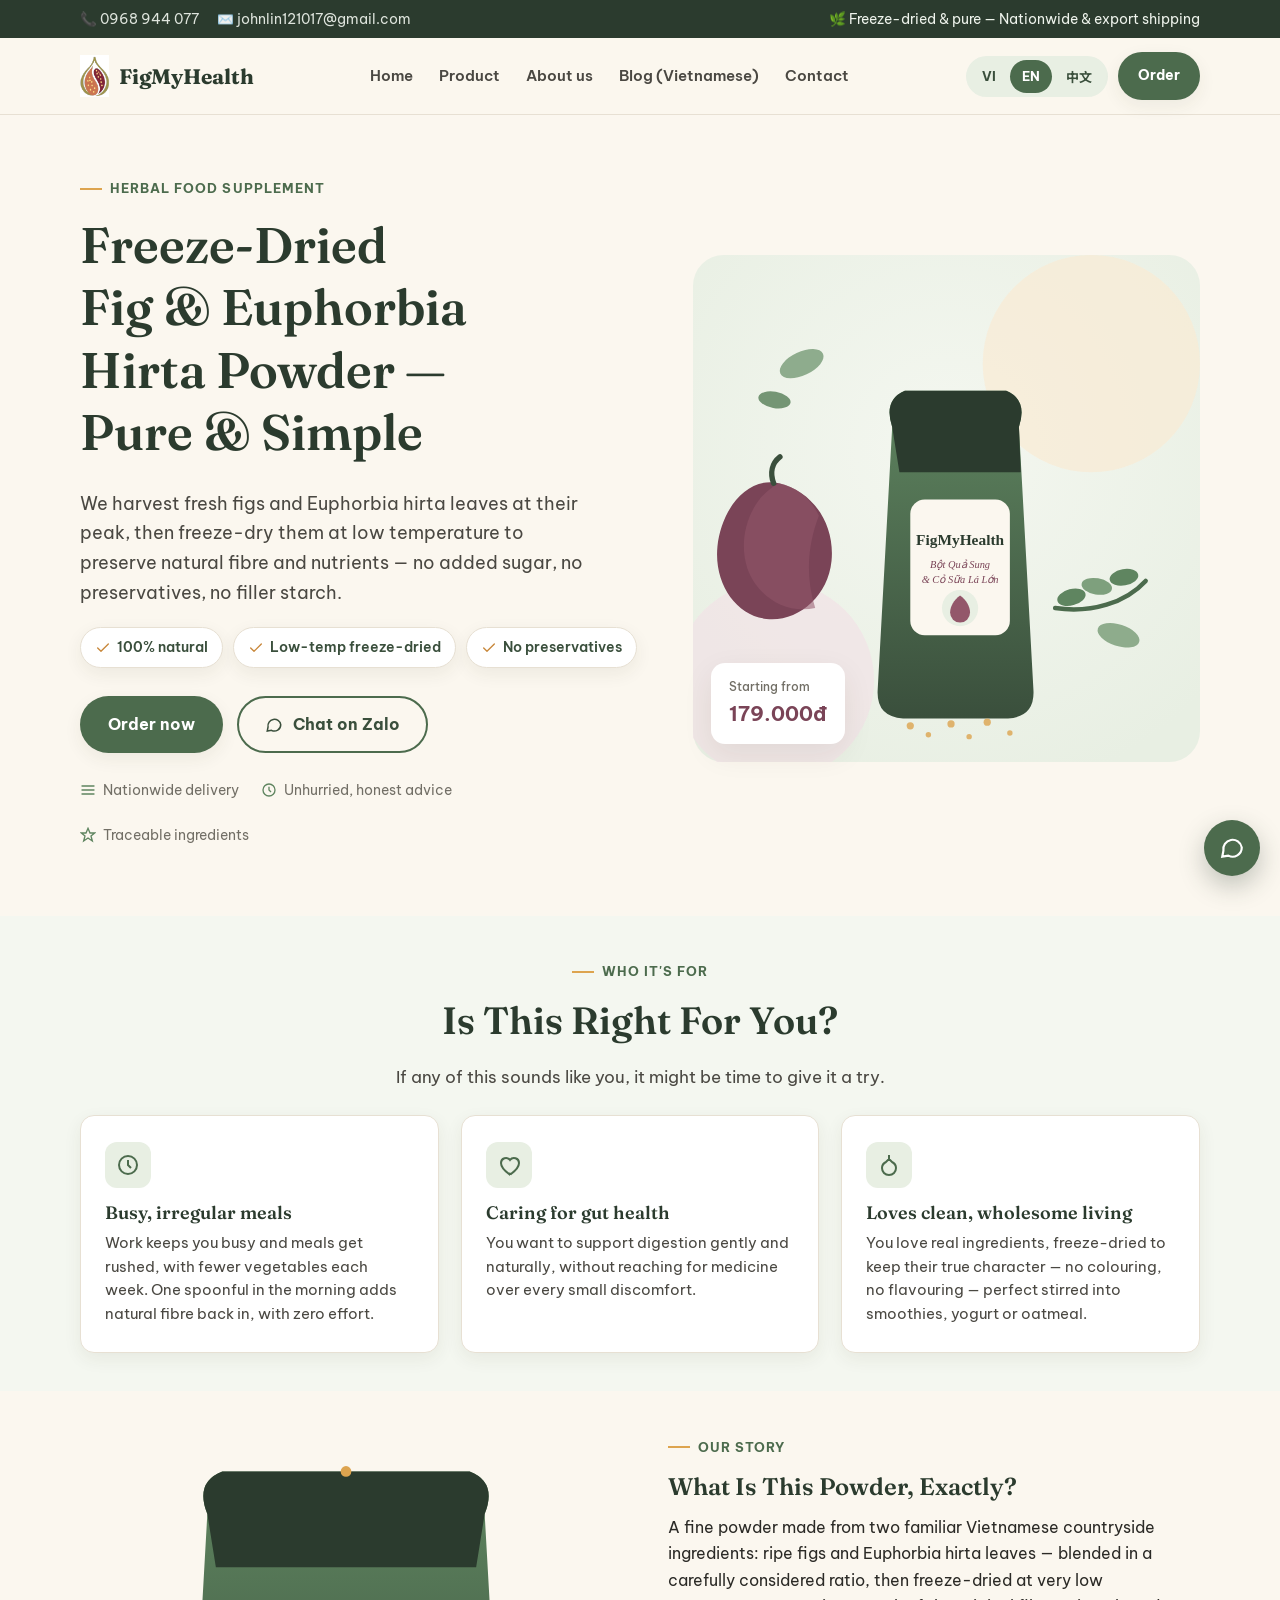
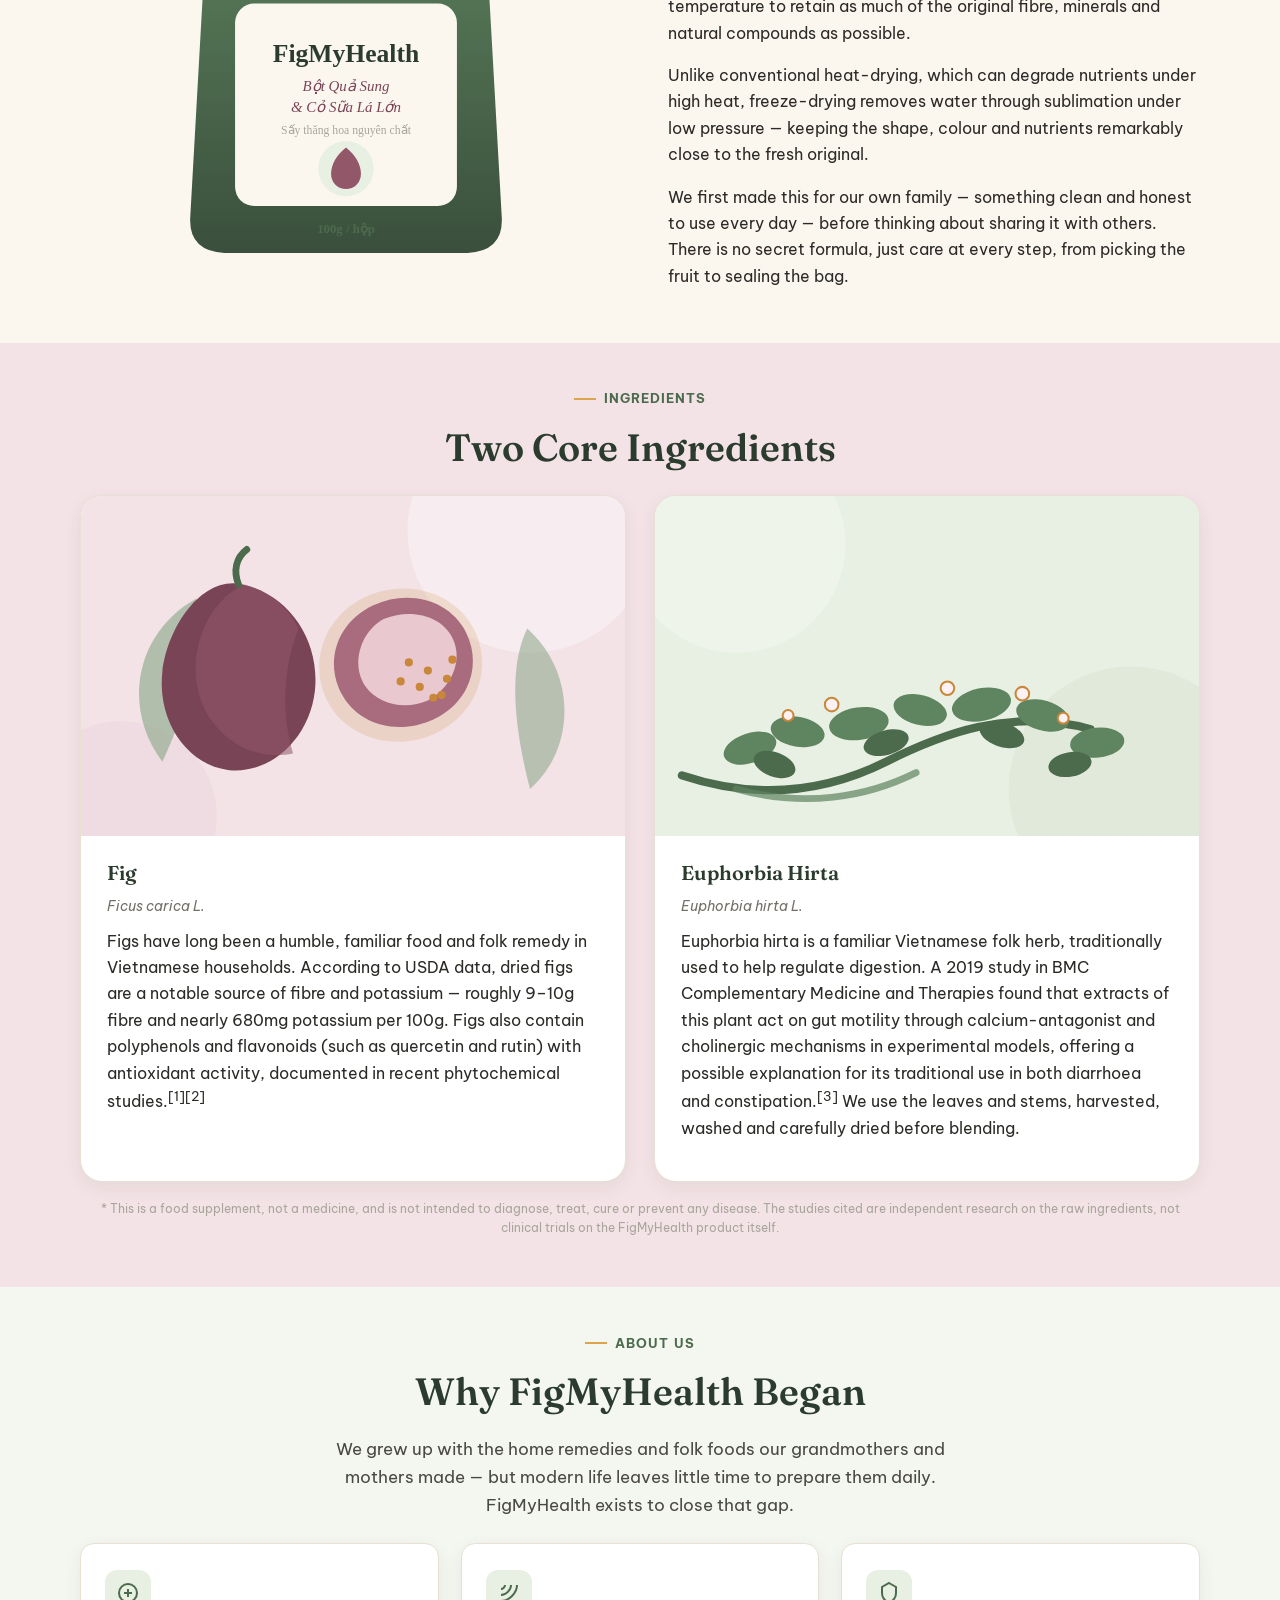
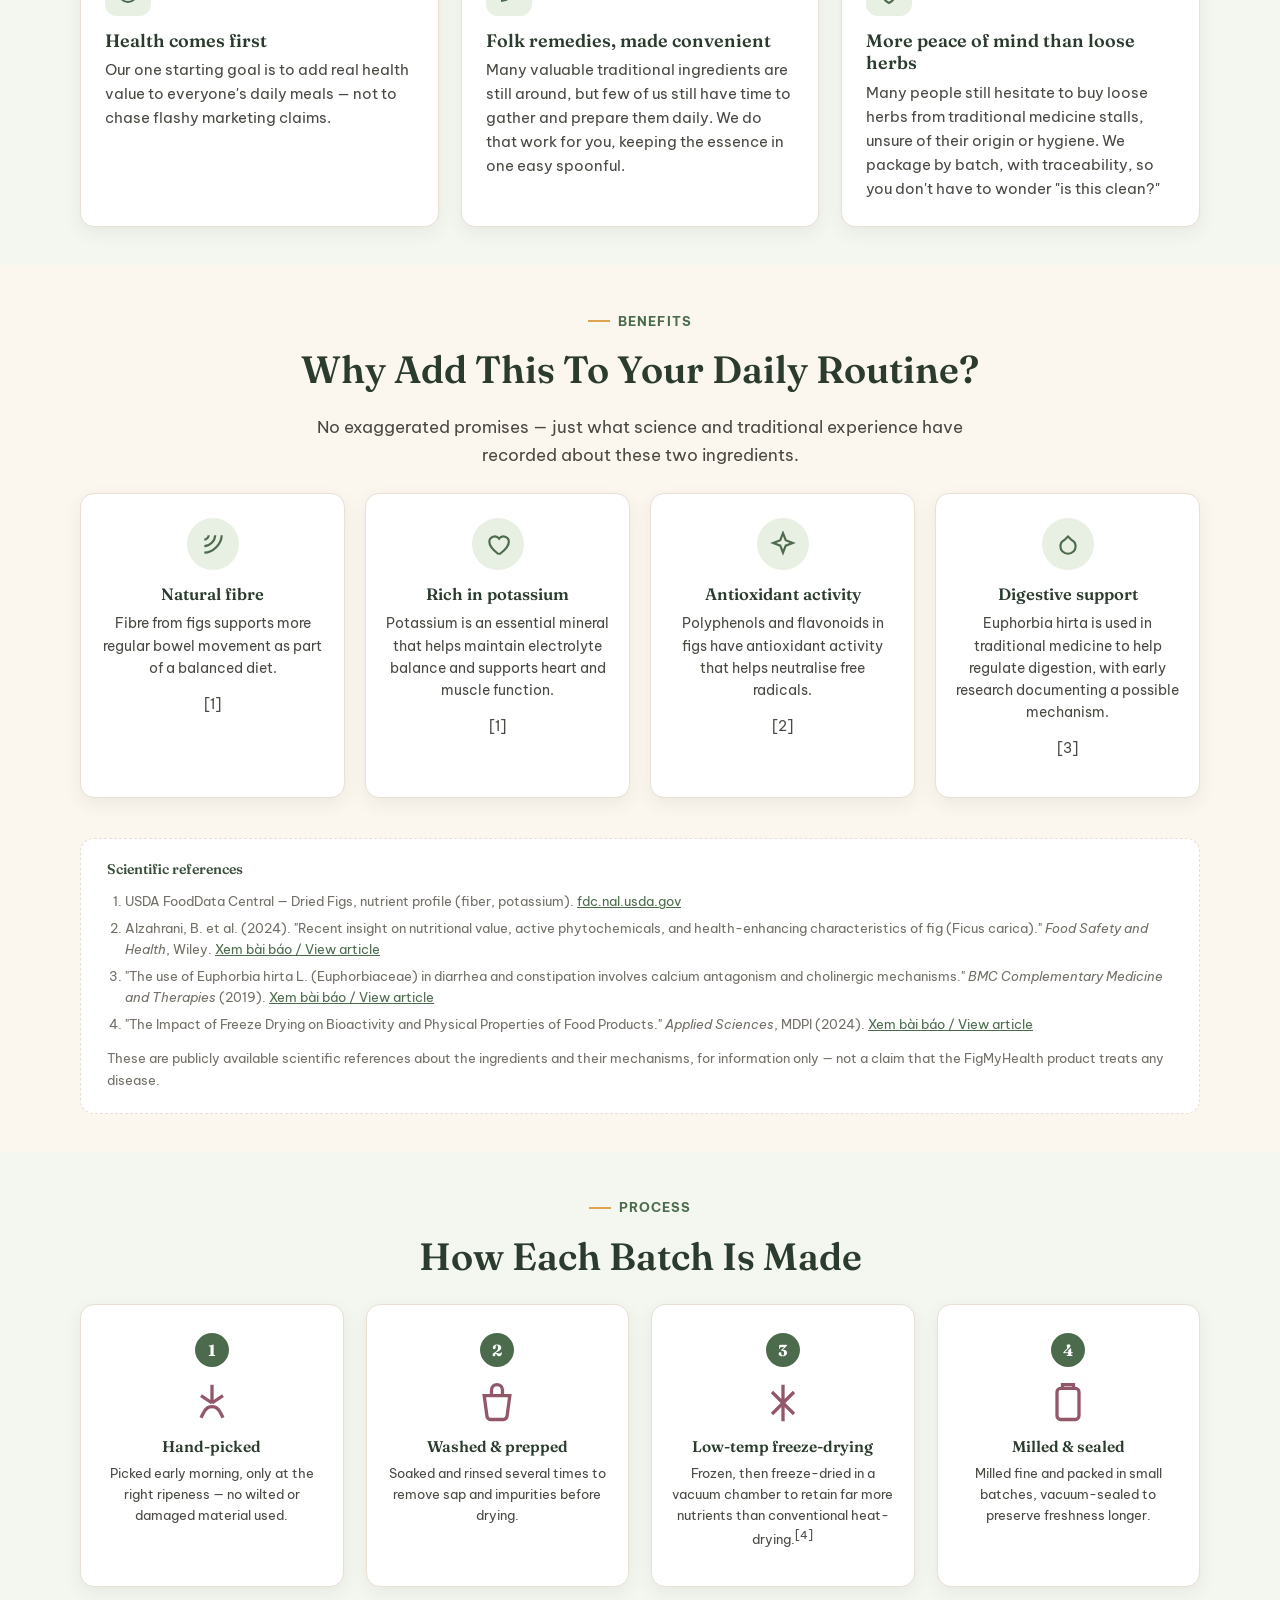
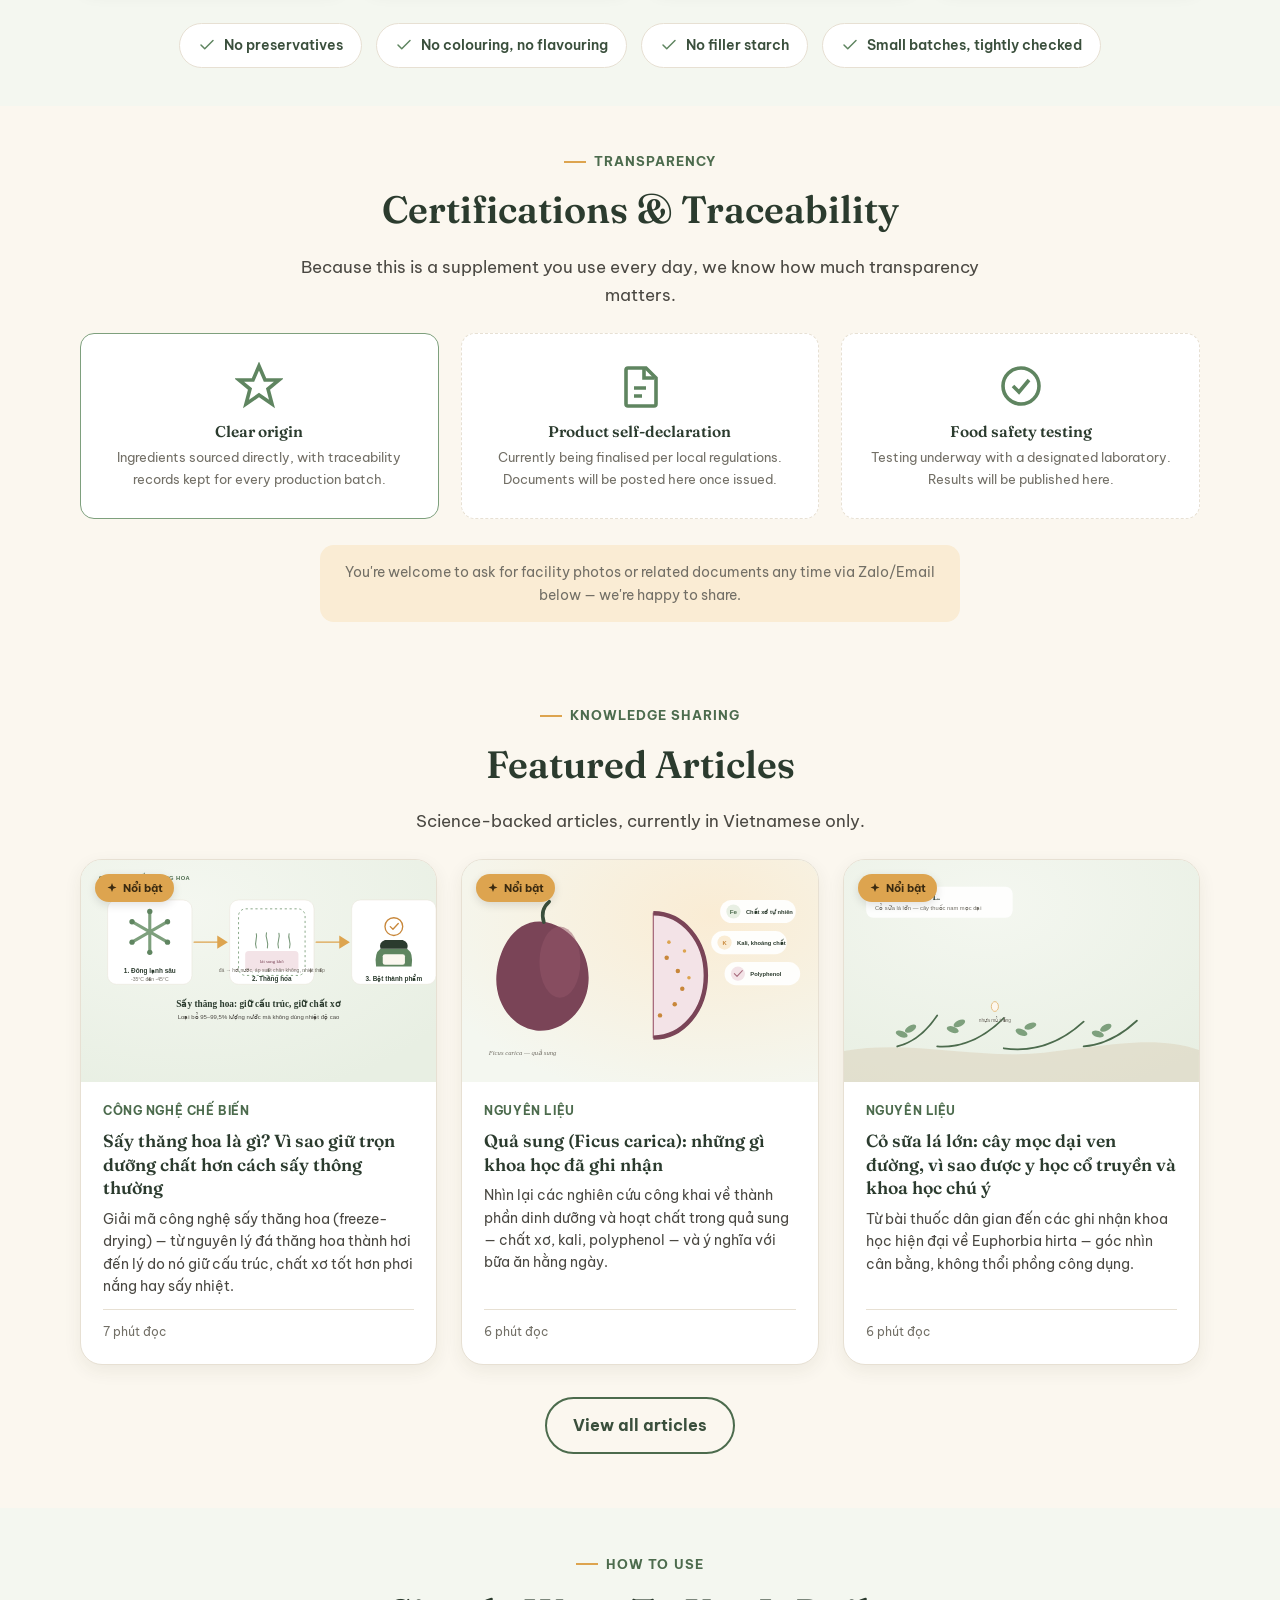
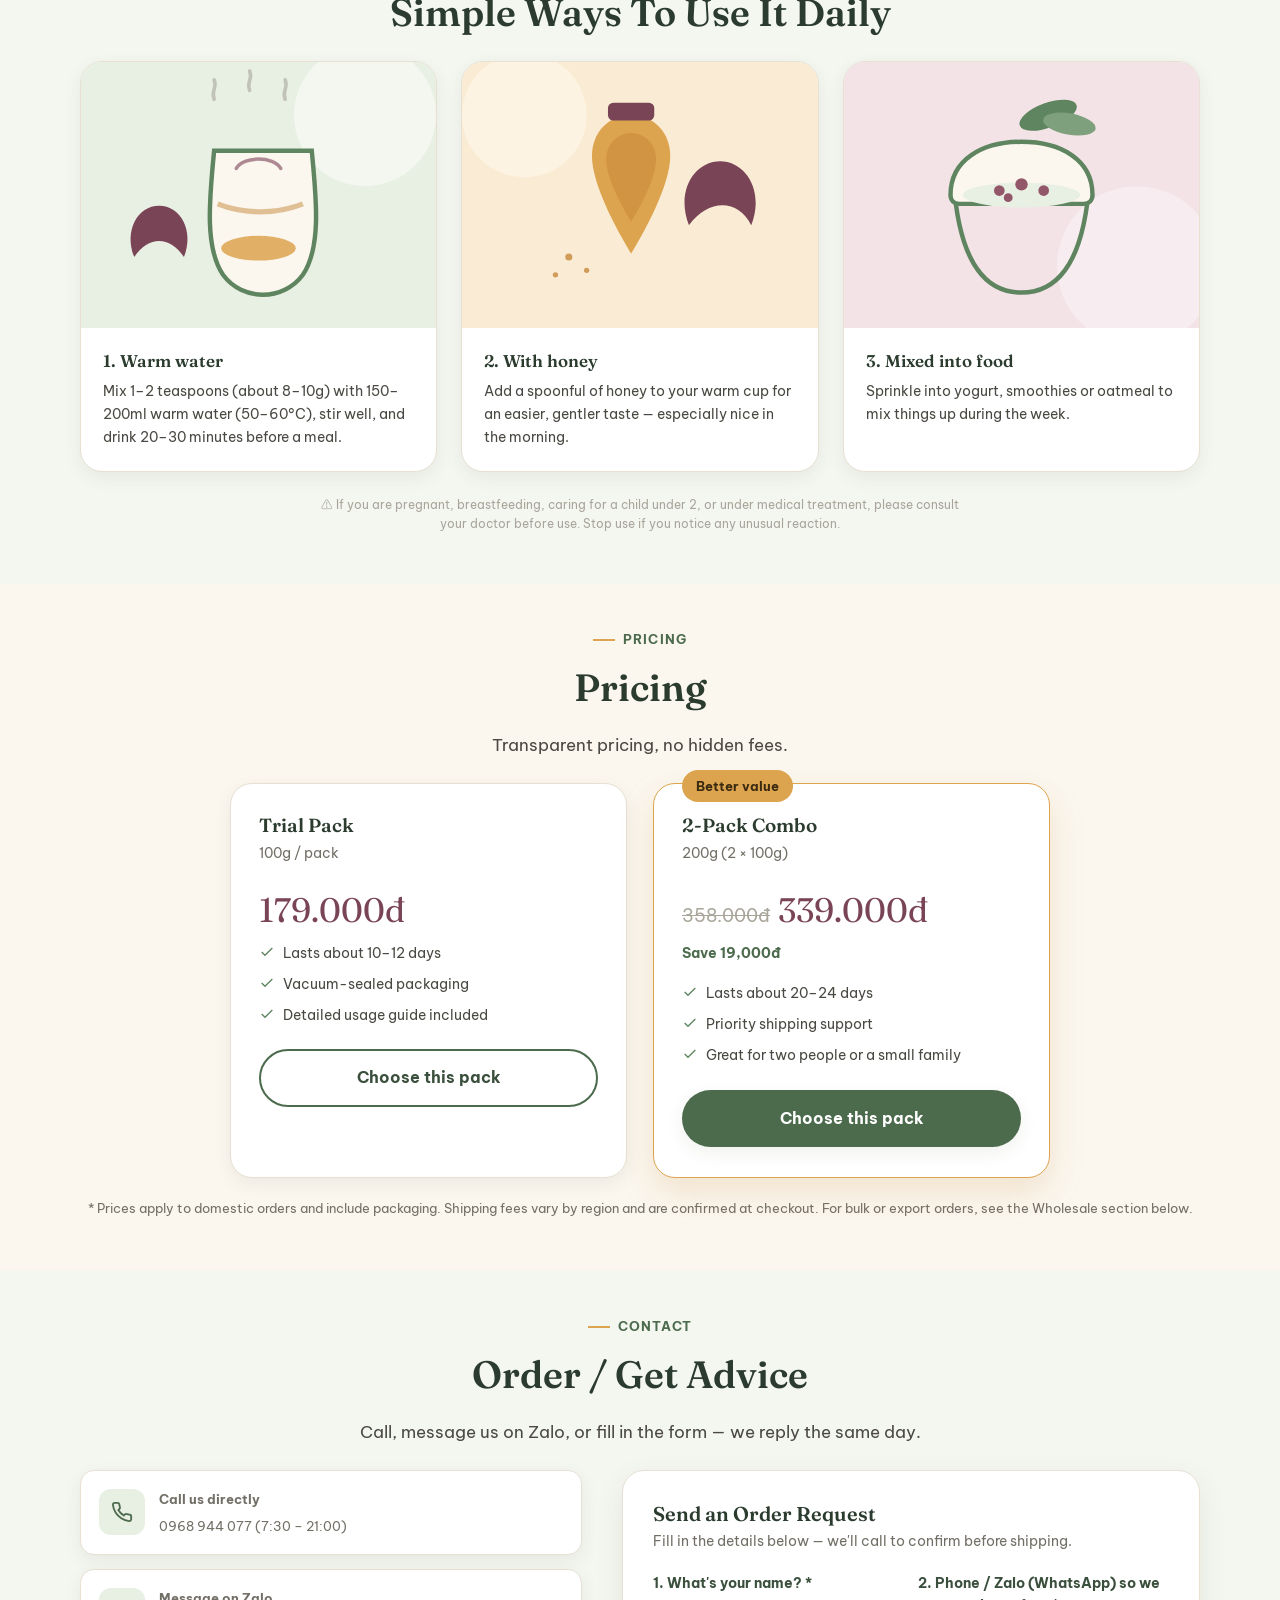
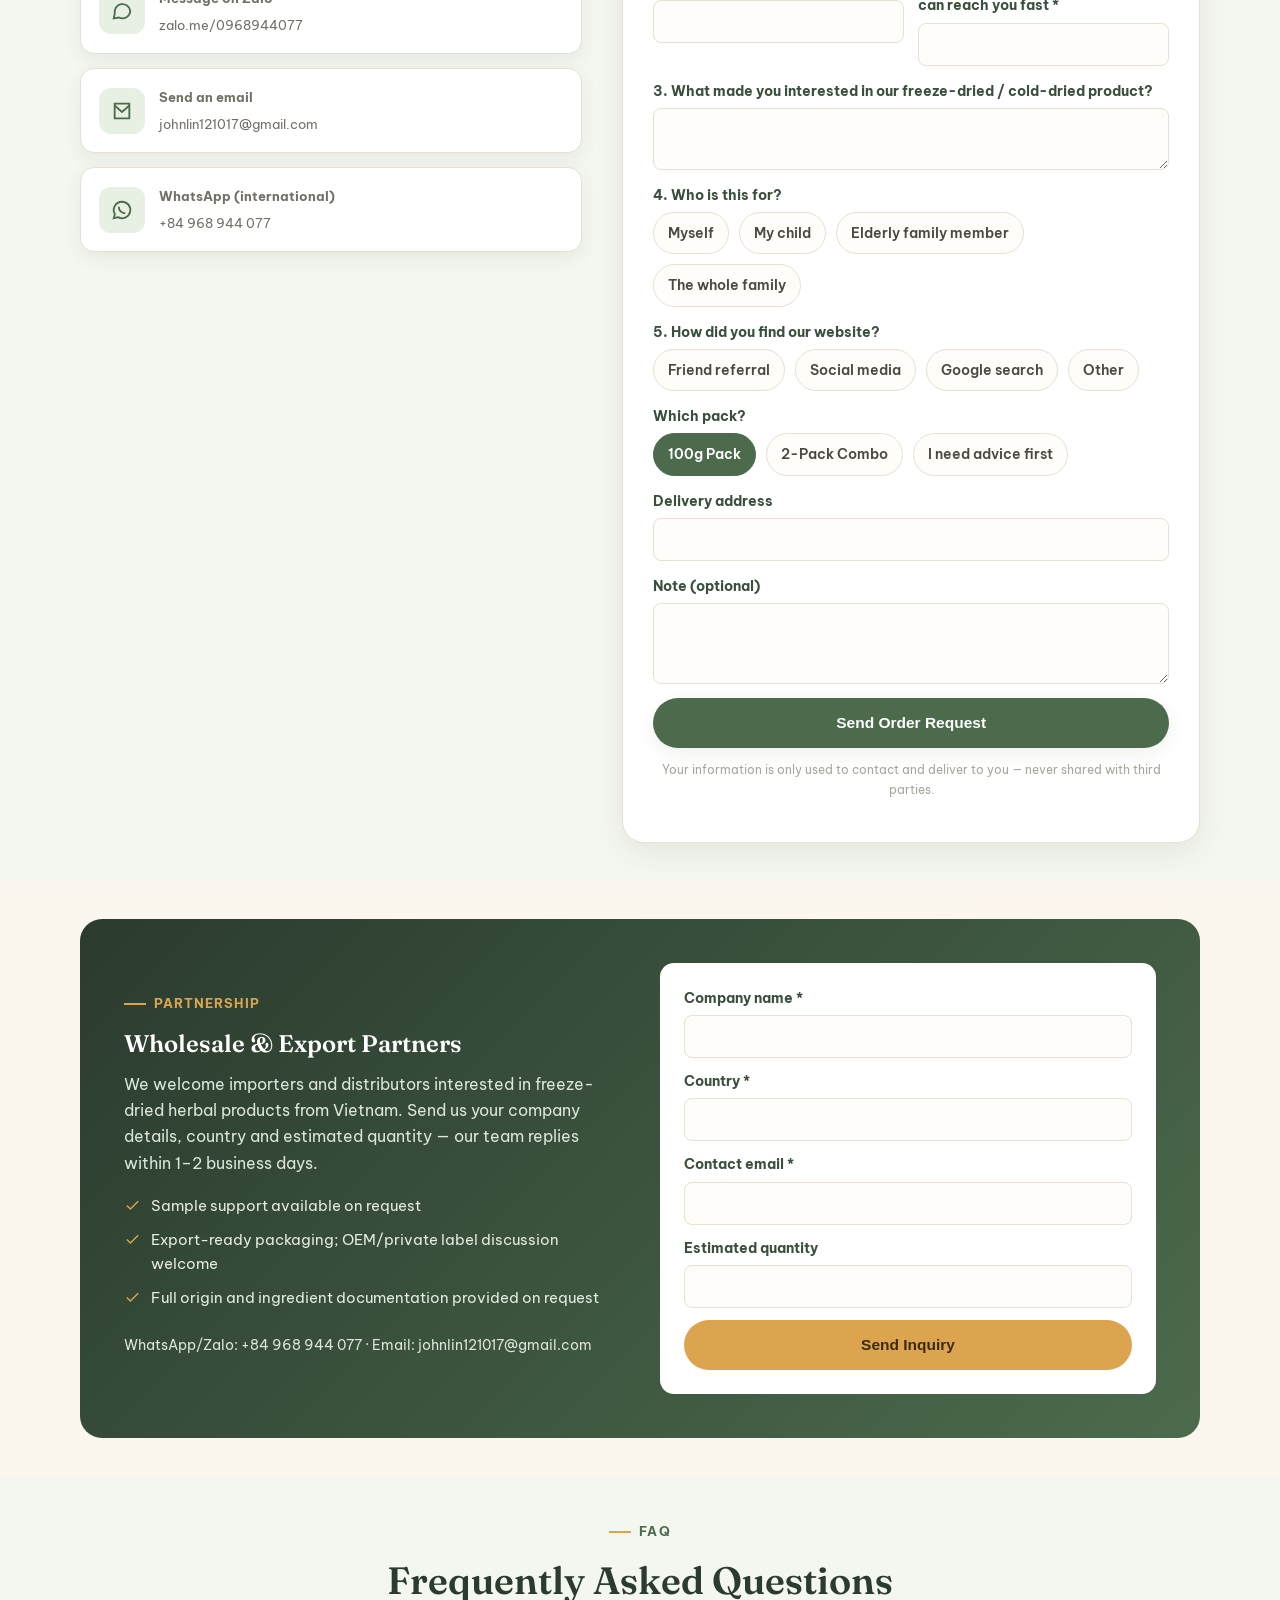
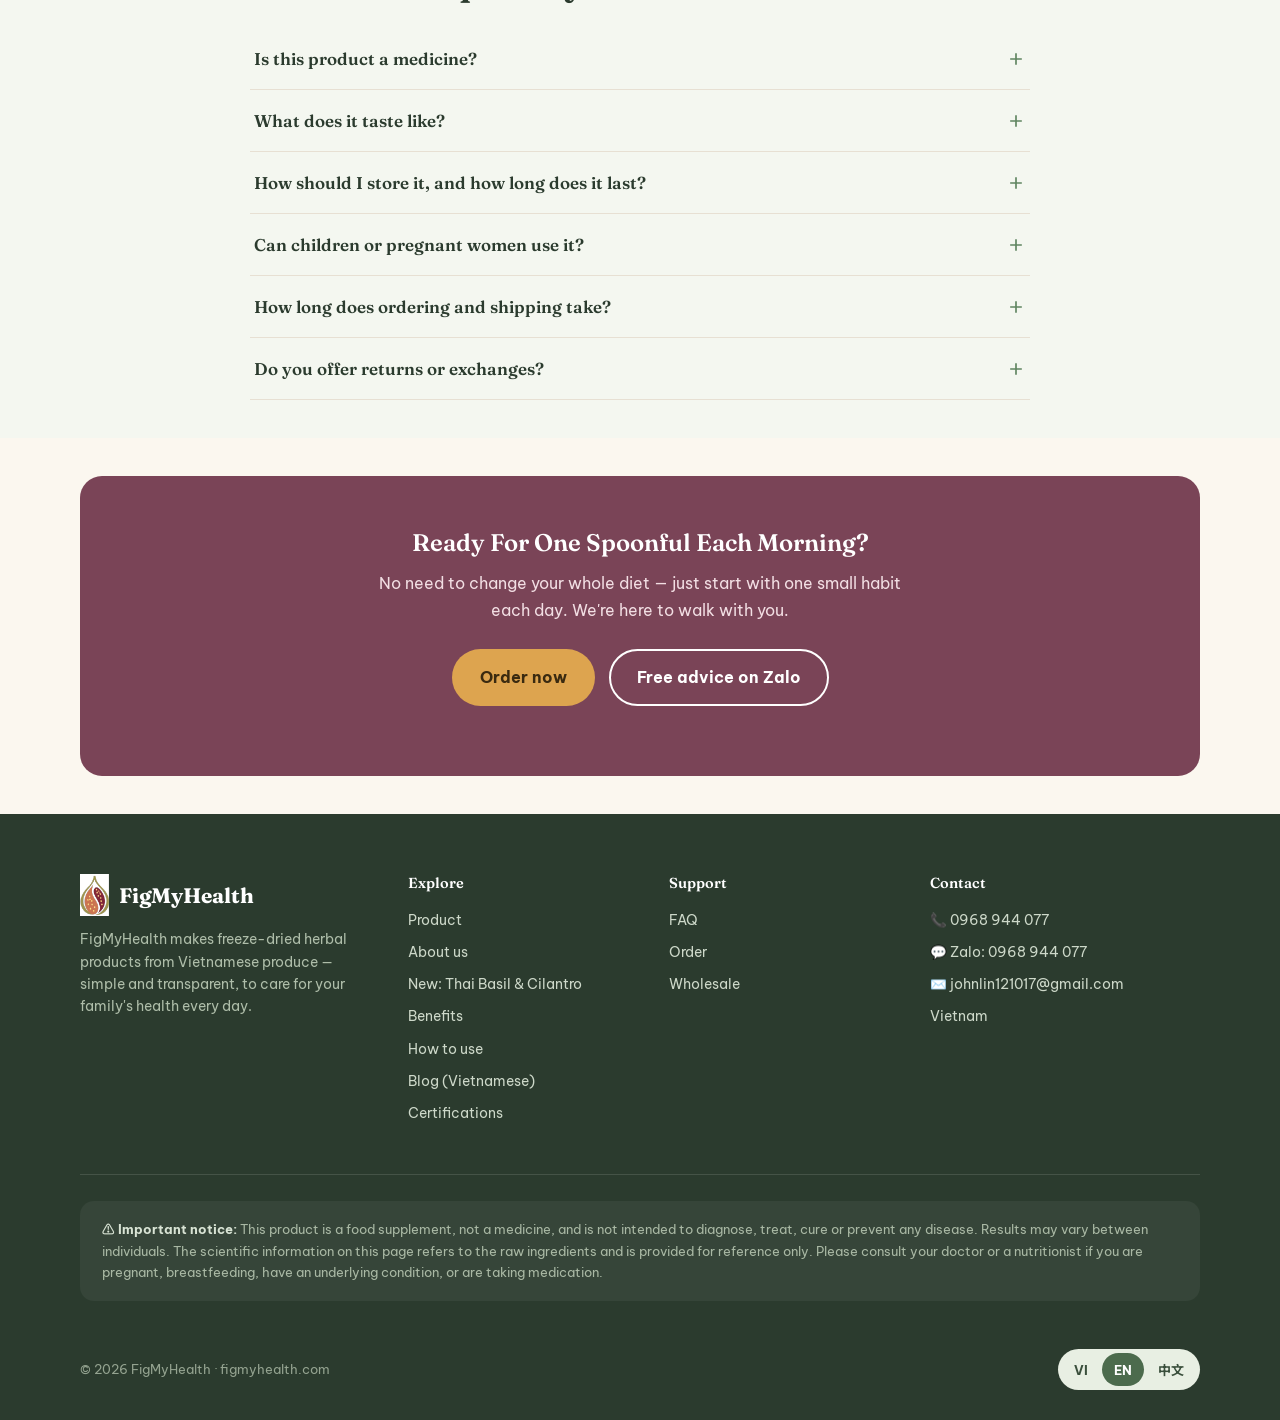
<file: index.html>
<!DOCTYPE html>
<html lang="vi">
<head>
<meta charset="UTF-8">
<meta name="viewport" content="width=device-width, initial-scale=1">
<title id="page-title">FigMyHealth – Bột Quả Sung &amp; Cỏ Sữa Lá Lớn Sấy Thăng Hoa</title>
<meta id="page-desc" name="description" content="Bột Quả Sung &amp; Cỏ Sữa Lá Lớn sấy thăng hoa nguyên chất, giàu chất xơ tự nhiên. Đặt hàng qua Zalo/điện thoại 0968 944 077. Giao hàng toàn quốc, có mẫu cho nhà nhập khẩu quốc tế.">
<meta name="theme-color" content="#3a4f3c">
<link rel="icon" type="image/svg+xml" href="assets/img/favicon.svg">

<meta property="og:title" content="FigMyHealth – Bột Quả Sung &amp; Cỏ Sữa Lá Lớn Sấy Thăng Hoa">
<meta property="og:description" content="Bột thảo mộc sấy thăng hoa nguyên chất từ quả sung và cỏ sữa lá lớn. Mộc mạc, minh bạch, tốt cho hệ tiêu hóa mỗi ngày.">
<meta property="og:type" content="website">
<meta property="og:image" content="assets/img/hero-banner.svg">

<link rel="preconnect" href="https://fonts.googleapis.com">
<link rel="preconnect" href="https://fonts.gstatic.com" crossorigin>
<link href="https://fonts.googleapis.com/css2?family=Fraunces:ital,wght@0,500;0,600;0,700;1,500&family=Be+Vietnam+Pro:wght@400;500;600;700;800&family=Noto+Sans+SC:wght@400;500;700;800&family=Noto+Serif+SC:wght@600;700&display=swap" rel="stylesheet">
<link rel="stylesheet" href="assets/css/style.css">
<script>document.documentElement.classList.add('js');</script>
<noscript><style>
  /* Không có JavaScript: luôn hiện menu mobile & tất cả nội dung, ẩn nút toggle */
  .main-nav{position:static;opacity:1;pointer-events:auto;transform:none;background:none;padding:10px 0;flex-direction:row;flex-wrap:wrap;overflow:visible;}
  .nav-toggle{display:none!important;}
  [data-i18n="vi"]{display:inline!important;}
  span[data-i18n]:not([data-i18n="vi"]),strong[data-i18n]:not([data-i18n="vi"]),em[data-i18n]:not([data-i18n="vi"]){display:none!important;}
  div[data-i18n]:not([data-i18n="vi"]),p[data-i18n]:not([data-i18n="vi"]),li[data-i18n]:not([data-i18n="vi"]){display:none!important;}
</style></noscript>
</head>
<body>
<a href="#main" class="skip-link">Bỏ qua tới nội dung / Skip to content</a>

<!-- ============ TOPBAR ============ -->
<div class="topbar">
  <div class="container">
    <div class="topbar-contact">
      <a href="tel:+84968944077">📞 0968 944 077</a>
      <a href="mailto:johnlin121017@gmail.com">✉️ johnlin121017@gmail.com</a>
    </div>
    <div class="topbar-tagline">
      <span data-i18n="vi">🌿 Sấy thăng hoa nguyên chất — Giao hàng toàn quốc</span>
      <span data-i18n="en">🌿 Freeze-dried &amp; pure — Nationwide &amp; export shipping</span>
      <span data-i18n="zh">🌿 冻干纯粉 — 全国配送 · 支持国际批发</span>
    </div>
  </div>
</div>

<!-- ============ HEADER ============ -->
<header class="site-header">
  <div class="container nav-row">
    <a href="#hero" class="brand">
      <img src="assets/img/logo-placeholder.svg" alt="FigMyHealth logo">
      <span>FigMyHealth</span>
    </a>

    <nav class="main-nav" id="mainNav">
      <a href="#hero" data-i18n="vi">Trang chủ</a><a href="#hero" data-i18n="en">Home</a><a href="#hero" data-i18n="zh">首页</a>
      <a href="#product" data-i18n="vi">Sản phẩm</a><a href="#product" data-i18n="en">Product</a><a href="#product" data-i18n="zh">产品</a>
      <a href="#about" data-i18n="vi">Về chúng tôi</a><a href="#about" data-i18n="en">About us</a><a href="#about" data-i18n="zh">关于我们</a>
      <a href="blog/index.html" data-i18n="vi">Chia sẻ kiến thức</a><a href="blog/index.html" data-i18n="en">Blog (Vietnamese)</a><a href="blog/index.html" data-i18n="zh">博客（越南文）</a>
      <a href="#contact" data-i18n="vi">Liên hệ</a><a href="#contact" data-i18n="en">Contact</a><a href="#contact" data-i18n="zh">联系我们</a>
    </nav>

    <div class="header-actions">
      <div class="lang-switch" role="group" aria-label="Chọn ngôn ngữ / Language / 语言">
        <button type="button" data-lang="vi" class="active">VI</button>
        <button type="button" data-lang="en">EN</button>
        <button type="button" data-lang="zh">中文</button>
      </div>
      <a href="#pricing" class="btn btn-primary btn-sm">
        <span data-i18n="vi">Đặt hàng</span><span data-i18n="en">Order</span><span data-i18n="zh">下单</span>
      </a>
      <button class="nav-toggle" id="navToggle" aria-label="Mở menu" aria-expanded="false">
        <svg viewBox="0 0 24 24" fill="none" stroke="currentColor" stroke-width="2"><path d="M4 6h16M4 12h16M4 18h16" stroke-linecap="round"/></svg>
      </button>
    </div>
  </div>
</header>

<main id="main">

<!-- ============ HERO ============ -->
<section class="hero" id="hero">
  <div class="container">
    <div class="hero-copy">
      <div class="eyebrow">
        <span data-i18n="vi">Thực phẩm bổ sung thảo mộc</span>
        <span data-i18n="en">Herbal food supplement</span>
        <span data-i18n="zh">草本膳食补充</span>
      </div>
      <h1>
        <span data-i18n="vi">Bột Quả Sung &amp; Cỏ Sữa Lá Lớn — Sấy Thăng Hoa Nguyên Chất</span>
        <span data-i18n="en">Freeze-Dried Fig &amp; Euphorbia Hirta Powder — Pure &amp; Simple</span>
        <span data-i18n="zh">冻干无花果 &amp; 大飞扬草粉 — 纯净天然</span>
      </h1>
      <p class="lede">
        <span data-i18n="vi">Chúng tôi hái sung nếp và cỏ sữa lá lớn khi còn tươi nhất, sấy thăng hoa ở nhiệt độ thấp để giữ trọn chất xơ và dưỡng chất tự nhiên — không đường, không chất bảo quản, không pha trộn tinh bột độn.</span>
        <span data-i18n="en">We harvest fresh figs and Euphorbia hirta leaves at their peak, then freeze-dry them at low temperature to preserve natural fibre and nutrients — no added sugar, no preservatives, no filler starch.</span>
        <span data-i18n="zh">我们在无花果和大飞扬草最新鲜的时候采摘，以低温冻干工艺最大程度保留天然膳食纤维与营养成分——不加糖、不含防腐剂、不掺杂淀粉。</span>
      </p>

      <div class="hero-badges">
        <span class="badge"><svg viewBox="0 0 24 24" fill="none" stroke="currentColor" stroke-width="2"><path d="M20 6L9 17l-5-5" stroke-linecap="round" stroke-linejoin="round"/></svg>
          <span data-i18n="vi">100% tự nhiên</span><span data-i18n="en">100% natural</span><span data-i18n="zh">100% 天然</span>
        </span>
        <span class="badge"><svg viewBox="0 0 24 24" fill="none" stroke="currentColor" stroke-width="2"><path d="M20 6L9 17l-5-5" stroke-linecap="round" stroke-linejoin="round"/></svg>
          <span data-i18n="vi">Sấy thăng hoa nhiệt độ thấp</span><span data-i18n="en">Low-temp freeze-dried</span><span data-i18n="zh">低温冻干</span>
        </span>
        <span class="badge"><svg viewBox="0 0 24 24" fill="none" stroke="currentColor" stroke-width="2"><path d="M20 6L9 17l-5-5" stroke-linecap="round" stroke-linejoin="round"/></svg>
          <span data-i18n="vi">Không chất bảo quản</span><span data-i18n="en">No preservatives</span><span data-i18n="zh">无防腐剂</span>
        </span>
      </div>

      <div class="hero-cta">
        <a href="#pricing" class="btn btn-primary">
          <span data-i18n="vi">Đặt mua ngay</span><span data-i18n="en">Order now</span><span data-i18n="zh">立即订购</span>
        </a>
        <a href="https://zalo.me/0968944077" target="_blank" rel="noopener" class="btn btn-outline">
          <svg viewBox="0 0 24 24" fill="none" stroke="currentColor" stroke-width="2"><path d="M21 11.5a8.5 8.5 0 0 1-12.36 7.56L3 20l1.06-5.4A8.5 8.5 0 1 1 21 11.5z"/></svg>
          <span data-i18n="vi">Nhắn Zalo tư vấn</span><span data-i18n="en">Chat on Zalo</span><span data-i18n="zh">Zalo 咨询</span>
        </a>
      </div>

      <ul class="hero-trust">
        <li><svg viewBox="0 0 24 24" fill="none" stroke="currentColor" stroke-width="2"><path d="M3 12h18M3 6h18M3 18h18" stroke-linecap="round"/></svg>
          <span data-i18n="vi">Giao hàng toàn quốc</span><span data-i18n="en">Nationwide delivery</span><span data-i18n="zh">全国配送</span>
        </li>
        <li><svg viewBox="0 0 24 24" fill="none" stroke="currentColor" stroke-width="2"><circle cx="12" cy="12" r="9"/><path d="M12 7v5l3 3"/></svg>
          <span data-i18n="vi">Tư vấn tận tâm, không vội vàng</span><span data-i18n="en">Unhurried, honest advice</span><span data-i18n="zh">用心咨询，不催单</span>
        </li>
        <li><svg viewBox="0 0 24 24" fill="none" stroke="currentColor" stroke-width="2"><path d="M12 2l3 7h7l-5.5 4.5L18.5 21 12 16.5 5.5 21l2-7.5L2 9h7z"/></svg>
          <span data-i18n="vi">Nguyên liệu rõ nguồn gốc</span><span data-i18n="en">Traceable ingredients</span><span data-i18n="zh">原料可追溯</span>
        </li>
      </ul>
    </div>

    <div class="hero-art">
      <img src="assets/img/hero-banner.svg" alt="Bột quả sung và cỏ sữa lá lớn sấy thăng hoa FigMyHealth">
      <div class="price-float">
        <small><span data-i18n="vi">Chỉ từ</span><span data-i18n="en">Starting from</span><span data-i18n="zh">起价</span></small>
        <b>179.000đ</b>
      </div>
    </div>
  </div>
</section>

<!-- ============ AUDIENCE / WHO IT'S FOR ============ -->
<section class="section-tint" id="audience">
  <div class="container">
    <div class="section-head">
      <div class="eyebrow"><span data-i18n="vi">Dành cho ai</span><span data-i18n="en">Who it's for</span><span data-i18n="zh">适合人群</span></div>
      <h2><span data-i18n="vi">Sản Phẩm Này Dành Cho Ai?</span><span data-i18n="en">Is This Right For You?</span><span data-i18n="zh">这款产品适合谁？</span></h2>
      <p><span data-i18n="vi">Nếu bạn thấy mình trong những điều dưới đây, có lẽ đây là lúc để thử.</span><span data-i18n="en">If any of this sounds like you, it might be time to give it a try.</span><span data-i18n="zh">如果以下描述有一条说的是你，也许现在就是尝试的好时机。</span></p>
    </div>

    <div class="audience-grid">
      <div class="audience-card reveal">
        <div class="ic"><svg viewBox="0 0 24 24" fill="none" stroke="currentColor" stroke-width="2" width="24" height="24"><circle cx="12" cy="12" r="9"/><path d="M12 7v5l3 3"/></svg></div>
        <h3><span data-i18n="vi">Bận rộn, ăn uống thất thường</span><span data-i18n="en">Busy, irregular meals</span><span data-i18n="zh">工作繁忙、饮食不规律</span></h3>
        <p><span data-i18n="vi">Công việc cuốn đi, bữa ăn qua loa, rau củ ít dần. Một thìa bột mỗi sáng giúp bạn bổ sung thêm chất xơ tự nhiên mà không cần cầu kỳ.</span>
           <span data-i18n="en">Work keeps you busy and meals get rushed, with fewer vegetables each week. One spoonful in the morning adds natural fibre back in, with zero effort.</span>
           <span data-i18n="zh">工作繁忙，三餐将就，蔬菜摄入越来越少。每天早上一勺，轻松补充天然膳食纤维，无需额外费心。</span></p>
      </div>
      <div class="audience-card reveal">
        <div class="ic"><svg viewBox="0 0 24 24" fill="none" stroke="currentColor" stroke-width="2" width="24" height="24"><path d="M12 21c-4-3-8-6.5-8-11a5 5 0 0 1 9-3 5 5 0 0 1 9 3c0 4.5-4 8-8 11 0 0-1-.5-2-.5z"/></svg></div>
        <h3><span data-i18n="vi">Quan tâm sức khỏe đường ruột</span><span data-i18n="en">Caring for gut health</span><span data-i18n="zh">关注肠道健康</span></h3>
        <p><span data-i18n="vi">Bạn muốn chăm sóc hệ tiêu hóa theo cách nhẹ nhàng, tự nhiên, không vội vàng tìm đến thuốc cho mọi khó chịu nhỏ.</span>
           <span data-i18n="en">You want to support digestion gently and naturally, without reaching for medicine over every small discomfort.</span>
           <span data-i18n="zh">希望以温和天然的方式呵护肠胃，而不是稍有不适就依赖药物。</span></p>
      </div>
      <div class="audience-card reveal">
        <div class="ic"><svg viewBox="0 0 24 24" fill="none" stroke="currentColor" stroke-width="2" width="24" height="24"><path d="M12 2v6M12 22c-4 0-7-3-7-7 0-3 2-5 4-6l3-3 3 3c2 1 4 3 4 6 0 4-3 7-7 7z"/></svg></div>
        <h3><span data-i18n="vi">Yêu lối sống mộc mạc, eat-clean</span><span data-i18n="en">Loves clean, wholesome living</span><span data-i18n="zh">喜欢简朴、天然的生活方式</span></h3>
        <p><span data-i18n="vi">Bạn thích những nguyên liệu nguyên bản, sấy lạnh giữ trọn bản chất, không phẩm màu không hương liệu, để thêm vào sinh tố, sữa chua, cháo yến mạch mỗi ngày.</span>
           <span data-i18n="en">You love real ingredients, freeze-dried to keep their true character — no colouring, no flavouring — perfect stirred into smoothies, yogurt or oatmeal.</span>
           <span data-i18n="zh">喜欢真材实料、冻干锁鲜、不加色素香精的食材，日常加入奶昔、酸奶或燕麦粥中一起享用。</span></p>
      </div>
    </div>
  </div>
</section>

<!-- ============ PRODUCT / ABOUT ============ -->
<section id="product">
  <div class="container">
    <div class="split">
      <div class="split-media reveal">
        <img src="assets/img/pouch-mockup.svg" alt="Bao bì Bột Quả Sung &amp; Cỏ Sữa Lá Lớn FigMyHealth 100g" style="max-width:320px;margin:0 auto;">
      </div>
      <div class="reveal">
        <div class="eyebrow"><span data-i18n="vi">Câu chuyện sản phẩm</span><span data-i18n="en">Our story</span><span data-i18n="zh">产品故事</span></div>
        <h2><span data-i18n="vi">Bột Quả Sung &amp; Cỏ Sữa Lá Lớn Là Gì?</span><span data-i18n="en">What Is This Powder, Exactly?</span><span data-i18n="zh">这款粉末究竟是什么？</span></h2>
        <p><span data-i18n="vi">Đây là bột mịn làm từ hai nguyên liệu quen thuộc của làng quê Việt Nam: quả sung nếp chín tới và cỏ sữa lá lớn — phối trộn theo tỷ lệ được cân nhắc kỹ, rồi sấy thăng hoa (freeze-dry) ở nhiệt độ rất thấp để giữ lại tối đa chất xơ, khoáng chất và các hợp chất tự nhiên vốn có trong nguyên liệu tươi.</span>
        <span data-i18n="en">A fine powder made from two familiar Vietnamese countryside ingredients: ripe figs and Euphorbia hirta leaves — blended in a carefully considered ratio, then freeze-dried at very low temperature to retain as much of the original fibre, minerals and natural compounds as possible.</span>
        <span data-i18n="zh">这是一款由两种越南乡村常见原料制成的细粉：成熟无花果与大飞扬草叶，按精心配比混合后，以极低温冻干工艺处理，最大程度保留新鲜原料中的膳食纤维、矿物质与天然成分。</span></p>
        <p><span data-i18n="vi">Không giống bột sấy nhiệt thông thường phải phơi hoặc sấy ở nhiệt độ cao dễ làm mất chất, sấy thăng hoa tách nước ra khỏi nguyên liệu bằng cách thăng hoa đá ở áp suất thấp, gần như giữ nguyên hình dáng, màu sắc và dưỡng chất ban đầu.</span>
        <span data-i18n="en">Unlike conventional heat-drying, which can degrade nutrients under high heat, freeze-drying removes water through sublimation under low pressure — keeping the shape, colour and nutrients remarkably close to the fresh original.</span>
        <span data-i18n="zh">与容易造成营养流失的传统高温烘干不同，冻干工艺是在低压下通过升华去除水分，最大限度保留原料原有的形态、色泽与营养。</span></p>
        <p><span data-i18n="vi">Chúng tôi làm sản phẩm này trước tiên vì muốn có một thứ sạch, tử tế để gia đình mình dùng mỗi ngày — sau đó mới nghĩ đến việc chia sẻ nó cho những gia đình khác. Không có công thức bí truyền màu mè, chỉ có sự kỹ lưỡng trong từng khâu, từ chọn quả đến đóng gói.</span>
        <span data-i18n="en">We first made this for our own family — something clean and honest to use every day — before thinking about sharing it with others. There is no secret formula, just care at every step, from picking the fruit to sealing the bag.</span>
        <span data-i18n="zh">最初，我们只是想为自己家人做一份干净、真实、可以天天食用的食品，之后才想到与更多家庭分享。没有花哨的秘方，只有从选果到封装每一个环节的用心。</span></p>
      </div>
    </div>
  </div>
</section>

<!-- ============ INGREDIENTS ============ -->
<section class="section-tint-fig" id="ingredients">
  <div class="container">
    <div class="section-head">
      <div class="eyebrow"><span data-i18n="vi">Nguyên liệu</span><span data-i18n="en">Ingredients</span><span data-i18n="zh">主要成分</span></div>
      <h2><span data-i18n="vi">Hai Nguyên Liệu Chính</span><span data-i18n="en">Two Core Ingredients</span><span data-i18n="zh">两大核心原料</span></h2>
    </div>
    <div class="ingredient-grid">
      <div class="ingredient-card reveal">
        <div class="art"><img src="assets/img/fig-illustration.svg" alt="Quả sung Ficus carica" style="width:100%;height:100%;object-fit:cover;"></div>
        <div class="body">
          <h3><span data-i18n="vi">Quả Sung</span><span data-i18n="en">Fig</span><span data-i18n="zh">无花果</span></h3>
          <span class="latin">Ficus carica L.</span>
          <p><span data-i18n="vi">Quả sung từ lâu là món ăn dân dã quen thuộc trong bữa cơm và bài thuốc dân gian của người Việt. Theo dữ liệu USDA, sung khô là nguồn chất xơ và kali đáng kể — trung bình khoảng 9-10g chất xơ và gần 680mg kali trên 100g. Quả sung còn chứa nhiều polyphenol, flavonoid (như quercetin, rutin) có hoạt tính chống oxy hóa, được ghi nhận trong các nghiên cứu hóa thực vật gần đây.<sup>[1][2]</sup></span>
          <span data-i18n="en">Figs have long been a humble, familiar food and folk remedy in Vietnamese households. According to USDA data, dried figs are a notable source of fibre and potassium — roughly 9–10g fibre and nearly 680mg potassium per 100g. Figs also contain polyphenols and flavonoids (such as quercetin and rutin) with antioxidant activity, documented in recent phytochemical studies.<sup>[1][2]</sup></span>
          <span data-i18n="zh">无花果自古以来就是越南百姓餐桌上常见的食材，也是民间常用的食疗方。根据美国农业部（USDA）数据，干无花果每100克约含9-10克膳食纤维和近680毫克钾，是不错的膳食纤维与钾来源。近期植物化学研究还发现无花果含有槲皮素、芦丁等多酚黄酮类抗氧化成分。<sup>[1][2]</sup></span></p>
        </div>
      </div>
      <div class="ingredient-card reveal">
        <div class="art"><img src="assets/img/herb-illustration.svg" alt="Cỏ sữa lá lớn Euphorbia hirta" style="width:100%;height:100%;object-fit:cover;"></div>
        <div class="body">
          <h3><span data-i18n="vi">Cỏ Sữa Lá Lớn</span><span data-i18n="en">Euphorbia Hirta</span><span data-i18n="zh">大飞扬草</span></h3>
          <span class="latin">Euphorbia hirta L.</span>
          <p><span data-i18n="vi">Cỏ sữa lá lớn là cây thuốc nam quen thuộc, mọc phổ biến ở các vùng quê Việt Nam, được y học cổ truyền dùng từ lâu để hỗ trợ điều hòa tiêu hóa. Một nghiên cứu trên BMC Complementary Medicine and Therapies (2019) cho thấy dịch chiết cây này tác động lên nhu động ruột qua cơ chế đối kháng canxi và cholinergic trên mô hình thực nghiệm, phần nào lý giải cách dùng dân gian cho cả tiêu chảy lẫn táo bón.<sup>[3]</sup> Chúng tôi dùng phần lá và thân được thu hái, rửa sạch và sấy khô cẩn thận trước khi phối trộn.</span>
          <span data-i18n="en">Euphorbia hirta is a familiar Vietnamese folk herb, traditionally used to help regulate digestion. A 2019 study in BMC Complementary Medicine and Therapies found that extracts of this plant act on gut motility through calcium-antagonist and cholinergic mechanisms in experimental models, offering a possible explanation for its traditional use in both diarrhoea and constipation.<sup>[3]</sup> We use the leaves and stems, harvested, washed and carefully dried before blending.</span>
          <span data-i18n="zh">大飞扬草是越南乡间常见的民间草药，长期以来被传统医学用于辅助调理肠胃。2019年发表于BMC Complementary Medicine and Therapies的一项研究发现，该植物提取物通过钙拮抗与胆碱能机制作用于肠道蠕动，这也部分解释了民间为何将其用于腹泻与便秘两种情况。<sup>[3]</sup> 我们选用采摘、洗净并小心烘干后的茎叶部分进行拼配。</span></p>
        </div>
      </div>
    </div>
    <p class="cite" style="text-align:center;margin-top:18px;">
      <span data-i18n="vi">* Đây là thực phẩm bổ sung, không phải là thuốc và không có tác dụng thay thế thuốc chữa bệnh. Các nghiên cứu trích dẫn là nghiên cứu khoa học độc lập về thành phần, không phải nghiên cứu lâm sàng riêng cho sản phẩm FigMyHealth.</span>
      <span data-i18n="en">* This is a food supplement, not a medicine, and is not intended to diagnose, treat, cure or prevent any disease. The studies cited are independent research on the raw ingredients, not clinical trials on the FigMyHealth product itself.</span>
      <span data-i18n="zh">* 本产品为膳食补充食品，并非药品，不能替代药物治疗疾病。以上引用研究为针对原料成分的独立科学研究，并非针对 FigMyHealth 产品本身的临床试验。</span>
    </p>
  </div>
</section>

<!-- ============ ABOUT US ============ -->
<section class="section-tint" id="about">
  <div class="container">
    <div class="section-head">
      <div class="eyebrow"><span data-i18n="vi">Về chúng tôi</span><span data-i18n="en">About us</span><span data-i18n="zh">关于我们</span></div>
      <h2><span data-i18n="vi">Vì Sao FigMyHealth Ra Đời?</span><span data-i18n="en">Why FigMyHealth Began</span><span data-i18n="zh">FigMyHealth的初心</span></h2>
      <p><span data-i18n="vi">Chúng tôi lớn lên với những món ăn, bài thuốc dân gian của bà, của mẹ — nhưng nhịp sống hiện đại khiến việc tự sơ chế mỗi ngày ngày càng khó. FigMyHealth ra đời để rút ngắn khoảng cách đó.</span>
         <span data-i18n="en">We grew up with the home remedies and folk foods our grandmothers and mothers made — but modern life leaves little time to prepare them daily. FigMyHealth exists to close that gap.</span>
         <span data-i18n="zh">我们从小吃着外婆、妈妈亲手做的民间食疗长大——但现代生活的节奏让每天自己准备变得越来越难。FigMyHealth 的诞生，就是为了缩短这道差距。</span></p>
    </div>

    <div class="audience-grid">
      <div class="audience-card reveal">
        <div class="ic"><svg viewBox="0 0 24 24" fill="none" stroke="currentColor" stroke-width="2" width="24" height="24"><circle cx="12" cy="12" r="9"/><path d="M8 12h8M12 8v8"/></svg></div>
        <h3><span data-i18n="vi">Sức khỏe là trên hết</span><span data-i18n="en">Health comes first</span><span data-i18n="zh">健康至上</span></h3>
        <p><span data-i18n="vi">Mục tiêu ban đầu và duy nhất của chúng tôi là mang thêm giá trị sức khỏe đến bữa ăn hằng ngày của mọi người — không phải chạy theo lời quảng cáo hoa mỹ.</span>
           <span data-i18n="en">Our one starting goal is to add real health value to everyone's daily meals — not to chase flashy marketing claims.</span>
           <span data-i18n="zh">我们最初也是唯一的目标，是为大家的日常饮食增添真正的健康价值——而不是追逐浮夸的宣传语。</span></p>
      </div>
      <div class="audience-card reveal">
        <div class="ic"><svg viewBox="0 0 24 24" fill="none" stroke="currentColor" stroke-width="2" width="24" height="24"><path d="M4 20c8 0 16-8 16-16M4 14c5 0 10-5 10-10M4 8c2 0 4-2 4-4"/></svg></div>
        <h3><span data-i18n="vi">Món dân gian, phiên bản tiện dụng</span><span data-i18n="en">Folk remedies, made convenient</span><span data-i18n="zh">让民间食疗更省心</span></h3>
        <p><span data-i18n="vi">Nhiều nguyên liệu quý của y học cổ truyền vẫn còn đó, nhưng ít ai còn thời gian tự hái, tự sơ chế mỗi ngày. Chúng tôi làm phần việc đó thay bạn, giữ lại phần tinh túy trong một thìa bột dễ dùng.</span>
           <span data-i18n="en">Many valuable traditional ingredients are still around, but few of us still have time to gather and prepare them daily. We do that work for you, keeping the essence in one easy spoonful.</span>
           <span data-i18n="zh">许多珍贵的传统食材依然存在，但很少有人还有时间每天自己采摘、处理。我们替你完成这道工序，把精华留在一勺方便的粉末中。</span></p>
      </div>
      <div class="audience-card reveal">
        <div class="ic"><svg viewBox="0 0 24 24" fill="none" stroke="currentColor" stroke-width="2" width="24" height="24"><path d="M12 2l7 4v6c0 5-3 8-7 10-4-2-7-5-7-10V6l7-4z"/></svg></div>
        <h3><span data-i18n="vi">An tâm hơn mua dược liệu rời</span><span data-i18n="en">More peace of mind than loose herbs</span><span data-i18n="zh">比散装药材更安心</span></h3>
        <p><span data-i18n="vi">Nhiều người vẫn ngần ngại ghé tiệm thuốc nam vì khó kiểm tra nguồn gốc, vệ sinh. Chúng tôi đóng gói theo lô, có thể truy xuất, để bạn dùng mà không phải tự hỏi "liệu có sạch không".</span>
           <span data-i18n="en">Many people still hesitate to buy loose herbs from traditional medicine stalls, unsure of their origin or hygiene. We package by batch, with traceability, so you don't have to wonder "is this clean?"</span>
           <span data-i18n="zh">很多人仍对到传统药材店购买散装药材有顾虑，担心来源和卫生问题。我们按批次包装、可追溯来源，让你使用时不必再猜测"这样干净吗"。</span></p>
      </div>
    </div>
  </div>
</section>

<!-- ============ BENEFITS ============ -->
<section id="benefits">
  <div class="container">
    <div class="section-head">
      <div class="eyebrow"><span data-i18n="vi">Lợi ích</span><span data-i18n="en">Benefits</span><span data-i18n="zh">功效</span></div>
      <h2><span data-i18n="vi">Vì Sao Nên Bổ Sung Mỗi Ngày?</span><span data-i18n="en">Why Add This To Your Daily Routine?</span><span data-i18n="zh">为什么值得每天补充？</span></h2>
      <p><span data-i18n="vi">Không lời hứa hoa mỹ — chỉ là những gì khoa học và kinh nghiệm dân gian đã ghi nhận về hai nguyên liệu này.</span>
         <span data-i18n="en">No exaggerated promises — just what science and traditional experience have recorded about these two ingredients.</span>
         <span data-i18n="zh">没有夸大的承诺——只呈现科学研究与民间经验对这两种原料的真实记录。</span></p>
    </div>

    <div class="benefit-grid">
      <div class="benefit-card reveal">
        <div class="ic"><svg viewBox="0 0 24 24" fill="none" stroke="currentColor" stroke-width="2" width="26" height="26"><path d="M4 20c8 0 16-8 16-16M4 14c5 0 10-5 10-10M4 8c2 0 4-2 4-4"/></svg></div>
        <h3><span data-i18n="vi">Chất xơ tự nhiên</span><span data-i18n="en">Natural fibre</span><span data-i18n="zh">天然膳食纤维</span></h3>
        <p><span data-i18n="vi">Chất xơ từ quả sung hỗ trợ nhu động ruột hoạt động đều đặn hơn khi kết hợp cùng chế độ ăn cân bằng.</span>
           <span data-i18n="en">Fibre from figs supports more regular bowel movement as part of a balanced diet.</span>
           <span data-i18n="zh">无花果中的膳食纤维有助于在均衡饮食的基础上维持肠道蠕动规律。</span></p>
        <p class="cite">[1]</p>
      </div>
      <div class="benefit-card reveal">
        <div class="ic"><svg viewBox="0 0 24 24" fill="none" stroke="currentColor" stroke-width="2" width="26" height="26"><path d="M12 21c-4-3-8-6.5-8-11a5 5 0 0 1 9-3 5 5 0 0 1 9 3c0 4.5-4 8-8 11z"/></svg></div>
        <h3><span data-i18n="vi">Giàu kali &amp; khoáng chất</span><span data-i18n="en">Rich in potassium</span><span data-i18n="zh">富含钾及矿物质</span></h3>
        <p><span data-i18n="vi">Kali là khoáng chất cần thiết giúp cơ thể duy trì cân bằng điện giải, hỗ trợ hoạt động của tim mạch và cơ bắp.</span>
           <span data-i18n="en">Potassium is an essential mineral that helps maintain electrolyte balance and supports heart and muscle function.</span>
           <span data-i18n="zh">钾是人体必需矿物质，有助于维持电解质平衡，支持心脏与肌肉正常运作。</span></p>
        <p class="cite">[1]</p>
      </div>
      <div class="benefit-card reveal">
        <div class="ic"><svg viewBox="0 0 24 24" fill="none" stroke="currentColor" stroke-width="2" width="26" height="26"><path d="M12 2l2.5 6.5L21 11l-6.5 2.5L12 20l-2.5-6.5L3 11l6.5-2.5z"/></svg></div>
        <h3><span data-i18n="vi">Chống oxy hóa</span><span data-i18n="en">Antioxidant activity</span><span data-i18n="zh">抗氧化作用</span></h3>
        <p><span data-i18n="vi">Các hợp chất polyphenol, flavonoid trong quả sung có hoạt tính chống oxy hóa, giúp trung hòa gốc tự do.</span>
           <span data-i18n="en">Polyphenols and flavonoids in figs have antioxidant activity that helps neutralise free radicals.</span>
           <span data-i18n="zh">无花果中的多酚与黄酮类物质具有抗氧化活性，有助中和体内自由基。</span></p>
        <p class="cite">[2]</p>
      </div>
      <div class="benefit-card reveal">
        <div class="ic"><svg viewBox="0 0 24 24" fill="none" stroke="currentColor" stroke-width="2" width="26" height="26"><path d="M12 21c-4 0-7-3-7-7 0-3 2-5 4-6l3-3 3 3c2 1 4 3 4 6 0 4-3 7-7 7z"/></svg></div>
        <h3><span data-i18n="vi">Hỗ trợ tiêu hóa</span><span data-i18n="en">Digestive support</span><span data-i18n="zh">辅助肠胃调理</span></h3>
        <p><span data-i18n="vi">Cỏ sữa lá lớn được dùng trong y học cổ truyền để hỗ trợ điều hòa tiêu hóa, cơ chế tác động đã bước đầu được nghiên cứu ghi nhận.</span>
           <span data-i18n="en">Euphorbia hirta is used in traditional medicine to help regulate digestion, with early research documenting a possible mechanism.</span>
           <span data-i18n="zh">大飞扬草在传统医学中用于辅助调理肠胃，其作用机制已有初步科学研究记录。</span></p>
        <p class="cite">[3]</p>
      </div>
    </div>

    <div class="sources-box">
      <h4><span data-i18n="vi">Nguồn tham khảo khoa học</span><span data-i18n="en">Scientific references</span><span data-i18n="zh">科学参考资料</span></h4>
      <ol>
        <li>USDA FoodData Central — Dried Figs, nutrient profile (fiber, potassium). <a href="https://fdc.nal.usda.gov" target="_blank" rel="noopener">fdc.nal.usda.gov</a></li>
        <li>Alzahrani, B. et al. (2024). "Recent insight on nutritional value, active phytochemicals, and health-enhancing characteristics of fig (Ficus carica)." <em>Food Safety and Health</em>, Wiley. <a href="https://iadns.onlinelibrary.wiley.com/doi/10.1002/fsh3.12034" target="_blank" rel="noopener">Xem bài báo / View article</a></li>
        <li>"The use of Euphorbia hirta L. (Euphorbiaceae) in diarrhea and constipation involves calcium antagonism and cholinergic mechanisms." <em>BMC Complementary Medicine and Therapies</em> (2019). <a href="https://link.springer.com/article/10.1186/s12906-019-2793-0" target="_blank" rel="noopener">Xem bài báo / View article</a></li>
        <li>"The Impact of Freeze Drying on Bioactivity and Physical Properties of Food Products." <em>Applied Sciences</em>, MDPI (2024). <a href="https://www.mdpi.com/2076-3417/14/20/9183" target="_blank" rel="noopener">Xem bài báo / View article</a></li>
      </ol>
      <p style="margin:10px 0 0;">
        <span data-i18n="vi">Đây là tài liệu khoa học công khai về thành phần và cơ chế tác động, mang tính tham khảo — không phải khẳng định công dụng điều trị bệnh của sản phẩm FigMyHealth.</span>
        <span data-i18n="en">These are publicly available scientific references about the ingredients and their mechanisms, for information only — not a claim that the FigMyHealth product treats any disease.</span>
        <span data-i18n="zh">以上为关于原料成分及作用机制的公开科学文献，仅供参考——并非声称 FigMyHealth 产品具有治疗疾病的功效。</span>
      </p>
    </div>
  </div>
</section>

<!-- ============ PROCESS ============ -->
<section class="section-tint" id="process">
  <div class="container">
    <div class="section-head">
      <div class="eyebrow"><span data-i18n="vi">Quy trình</span><span data-i18n="en">Process</span><span data-i18n="zh">生产工艺</span></div>
      <h2><span data-i18n="vi">Quy Trình Làm Ra Từng Hộp Bột</span><span data-i18n="en">How Each Batch Is Made</span><span data-i18n="zh">每一份产品的制作过程</span></h2>
    </div>
    <div class="process-grid">
      <div class="process-card reveal">
        <div class="num"></div>
        <div class="ic"><svg viewBox="0 0 24 24" fill="none" stroke="currentColor" stroke-width="1.8" width="100%" height="100%"><path d="M12 2v10M12 12l6-4M12 12l-6-4M6 20c2-4 3-6 6-6s4 2 6 6"/></svg></div>
        <h3><span data-i18n="vi">Thu hái tận tay</span><span data-i18n="en">Hand-picked</span><span data-i18n="zh">手工采摘</span></h3>
        <p><span data-i18n="vi">Hái vào sáng sớm, chọn lứa vừa đủ độ, không dùng nguyên liệu héo hay sâu bệnh.</span>
           <span data-i18n="en">Picked early morning, only at the right ripeness — no wilted or damaged material used.</span>
           <span data-i18n="zh">清晨采摘，只选成熟适度的原料，绝不使用枯萎或有病害的部分。</span></p>
      </div>
      <div class="process-card reveal">
        <div class="num"></div>
        <div class="ic"><svg viewBox="0 0 24 24" fill="none" stroke="currentColor" stroke-width="1.8" width="100%" height="100%"><path d="M5 8h14l-1.5 11a2 2 0 0 1-2 2h-7a2 2 0 0 1-2-2L5 8z"/><path d="M9 8V5a3 3 0 0 1 6 0v3"/></svg></div>
        <h3><span data-i18n="vi">Rửa sạch, sơ chế kỹ</span><span data-i18n="en">Washed &amp; prepped</span><span data-i18n="zh">清洗预处理</span></h3>
        <p><span data-i18n="vi">Ngâm rửa nhiều lần, loại bỏ nhựa và tạp chất trước khi đưa vào sấy.</span>
           <span data-i18n="en">Soaked and rinsed several times to remove sap and impurities before drying.</span>
           <span data-i18n="zh">多次浸泡清洗，去除乳汁与杂质后再进行烘干。</span></p>
      </div>
      <div class="process-card reveal">
        <div class="num"></div>
        <div class="ic"><svg viewBox="0 0 24 24" fill="none" stroke="currentColor" stroke-width="1.8" width="100%" height="100%"><path d="M12 2v20M6 6l12 12M18 6L6 18"/></svg></div>
        <h3><span data-i18n="vi">Sấy thăng hoa nhiệt độ thấp</span><span data-i18n="en">Low-temp freeze-drying</span><span data-i18n="zh">低温冻干</span></h3>
        <p><span data-i18n="vi">Cấp đông rồi sấy thăng hoa trong buồng chân không, giữ tối đa dưỡng chất so với sấy nhiệt thường.<sup>[4]</sup></span>
           <span data-i18n="en">Frozen, then freeze-dried in a vacuum chamber to retain far more nutrients than conventional heat-drying.<sup>[4]</sup></span>
           <span data-i18n="zh">先冷冻后在真空舱内冻干，相比传统高温烘干能保留更多营养成分。<sup>[4]</sup></span></p>
      </div>
      <div class="process-card reveal">
        <div class="num"></div>
        <div class="ic"><svg viewBox="0 0 24 24" fill="none" stroke="currentColor" stroke-width="1.8" width="100%" height="100%"><rect x="6" y="4" width="12" height="17" rx="2"/><path d="M9 4V2h6v2"/></svg></div>
        <h3><span data-i18n="vi">Nghiền mịn, đóng gói kín</span><span data-i18n="en">Milled &amp; sealed</span><span data-i18n="zh">研磨密封</span></h3>
        <p><span data-i18n="vi">Xay mịn và đóng gói theo từng mẻ nhỏ, hút chân không để giữ độ thơm lâu hơn.</span>
           <span data-i18n="en">Milled fine and packed in small batches, vacuum-sealed to preserve freshness longer.</span>
           <span data-i18n="zh">细磨后小批量真空封装，更好保持香气与新鲜度。</span></p>
      </div>
    </div>

    <div class="commit-row">
      <span class="commit-chip"><svg viewBox="0 0 24 24" fill="none" stroke="currentColor" stroke-width="2"><path d="M20 6L9 17l-5-5" stroke-linecap="round" stroke-linejoin="round"/></svg><span data-i18n="vi">Không chất bảo quản</span><span data-i18n="en">No preservatives</span><span data-i18n="zh">无防腐剂</span></span>
      <span class="commit-chip"><svg viewBox="0 0 24 24" fill="none" stroke="currentColor" stroke-width="2"><path d="M20 6L9 17l-5-5" stroke-linecap="round" stroke-linejoin="round"/></svg><span data-i18n="vi">Không phẩm màu, hương liệu</span><span data-i18n="en">No colouring, no flavouring</span><span data-i18n="zh">无色素香精</span></span>
      <span class="commit-chip"><svg viewBox="0 0 24 24" fill="none" stroke="currentColor" stroke-width="2"><path d="M20 6L9 17l-5-5" stroke-linecap="round" stroke-linejoin="round"/></svg><span data-i18n="vi">Không pha trộn tinh bột độn</span><span data-i18n="en">No filler starch</span><span data-i18n="zh">不掺杂淀粉</span></span>
      <span class="commit-chip"><svg viewBox="0 0 24 24" fill="none" stroke="currentColor" stroke-width="2"><path d="M20 6L9 17l-5-5" stroke-linecap="round" stroke-linejoin="round"/></svg><span data-i18n="vi">Đóng mẻ nhỏ, kiểm soát kỹ</span><span data-i18n="en">Small batches, tightly checked</span><span data-i18n="zh">小批量严格把控</span></span>
    </div>
  </div>
</section>

<!-- ============ CERTIFICATIONS ============ -->
<section id="certs">
  <div class="container">
    <div class="section-head">
      <div class="eyebrow"><span data-i18n="vi">Minh bạch</span><span data-i18n="en">Transparency</span><span data-i18n="zh">透明公开</span></div>
      <h2><span data-i18n="vi">Chứng Nhận &amp; Minh Bạch Nguồn Gốc</span><span data-i18n="en">Certifications &amp; Traceability</span><span data-i18n="zh">资质认证与源头可追溯</span></h2>
      <p><span data-i18n="vi">Vì đây là thực phẩm bổ sung dùng hằng ngày, chúng tôi hiểu sự minh bạch quan trọng thế nào.</span>
         <span data-i18n="en">Because this is a supplement you use every day, we know how much transparency matters.</span>
         <span data-i18n="zh">因为这是每天都要食用的补充食品，我们深知透明公开的重要性。</span></p>
    </div>
    <div class="cert-grid">
      <div class="cert-card ready reveal">
        <div class="ic"><svg viewBox="0 0 24 24" fill="none" stroke="currentColor" stroke-width="1.8" width="100%" height="100%"><path d="M12 2l3 7h7l-5.5 4.5L18.5 21 12 16.5 5.5 21l2-7.5L2 9h7z"/></svg></div>
        <h3><span data-i18n="vi">Nguồn gốc rõ ràng</span><span data-i18n="en">Clear origin</span><span data-i18n="zh">来源清晰</span></h3>
        <p><span data-i18n="vi">Nguyên liệu thu mua trực tiếp, có ghi chép truy xuất theo từng lô sản xuất.</span>
           <span data-i18n="en">Ingredients sourced directly, with traceability records kept for every production batch.</span>
           <span data-i18n="zh">原料直接采购，每批生产均有可追溯记录。</span></p>
      </div>
      <div class="cert-card reveal">
        <div class="ic"><svg viewBox="0 0 24 24" fill="none" stroke="currentColor" stroke-width="1.8" width="100%" height="100%"><path d="M6 3h9l5 5v13a1 1 0 0 1-1 1H6a1 1 0 0 1-1-1V4a1 1 0 0 1 1-1z"/><path d="M14 3v5h5M9 13h6M9 17h4"/></svg></div>
        <h3><span data-i18n="vi">Hồ sơ tự công bố sản phẩm</span><span data-i18n="en">Product self-declaration</span><span data-i18n="zh">产品自我声明备案</span></h3>
        <p><span data-i18n="vi">Đang trong quá trình hoàn thiện thủ tục theo quy định. Sẽ cập nhật hình ảnh giấy tờ ngay khi được cấp.</span>
           <span data-i18n="en">Currently being finalised per local regulations. Documents will be posted here once issued.</span>
           <span data-i18n="zh">相关手续正在办理中，取得证书后将第一时间在此更新。</span></p>
      </div>
      <div class="cert-card reveal">
        <div class="ic"><svg viewBox="0 0 24 24" fill="none" stroke="currentColor" stroke-width="1.8" width="100%" height="100%"><circle cx="12" cy="12" r="9"/><path d="M8 12l3 3 5-6"/></svg></div>
        <h3><span data-i18n="vi">Kiểm nghiệm an toàn thực phẩm</span><span data-i18n="en">Food safety testing</span><span data-i18n="zh">食品安全检测</span></h3>
        <p><span data-i18n="vi">Đang thực hiện tại đơn vị được chỉ định. Kết quả sẽ được công bố công khai tại đây.</span>
           <span data-i18n="en">Testing underway with a designated laboratory. Results will be published here.</span>
           <span data-i18n="zh">正在指定机构进行检测，结果将在此公开发布。</span></p>
      </div>
    </div>
    <div class="cert-note">
      <span data-i18n="vi">Bạn có thể yêu cầu xem trực tiếp hình ảnh cơ sở sản xuất hoặc hồ sơ liên quan bất cứ lúc nào qua Zalo/Email bên dưới — chúng tôi không ngại chia sẻ.</span>
      <span data-i18n="en">You're welcome to ask for facility photos or related documents any time via Zalo/Email below — we're happy to share.</span>
      <span data-i18n="zh">您可以随时通过下方 Zalo/邮箱索取生产场地照片或相关资料——我们非常乐意分享。</span>
    </div>
  </div>
</section>

<!-- ============ BÀI VIẾT NỔI BẬT ============ -->
<section id="knowledge">
  <div class="container">
    <div class="section-head">
      <div class="eyebrow"><span data-i18n="vi">Chia sẻ kiến thức</span><span data-i18n="en">Knowledge sharing</span><span data-i18n="zh">知识分享</span></div>
      <h2><span data-i18n="vi">Bài Viết Nổi Bật</span><span data-i18n="en">Featured Articles</span><span data-i18n="zh">热门文章</span></h2>
      <p><span data-i18n="vi">Kiến thức có trích dẫn khoa học, không thổi phồng công dụng. Hiện chỉ có bản tiếng Việt.</span>
         <span data-i18n="en">Science-backed articles, currently in Vietnamese only.</span>
         <span data-i18n="zh">有科学依据的知识文章，目前仅提供越南语版本。</span></p>
    </div>
    <div class="featured-grid" data-featured-grid>
      <noscript>
        <article class="post-card">
          <a class="thumb" href="blog/say-thang-hoa-la-gi.html"><img src="assets/img/blog/hero-say-thang-hoa.svg" alt="Sấy thăng hoa là gì"></a>
          <div class="pbody"><span class="ptag">Công nghệ chế biến</span><h3><a href="blog/say-thang-hoa-la-gi.html">Sấy thăng hoa là gì? Vì sao giữ trọn dưỡng chất hơn cách sấy thông thường</a></h3></div>
        </article>
        <article class="post-card">
          <a class="thumb" href="blog/khoa-hoc-qua-sung.html"><img src="assets/img/blog/hero-qua-sung.svg" alt="Quả sung"></a>
          <div class="pbody"><span class="ptag">Nguyên liệu</span><h3><a href="blog/khoa-hoc-qua-sung.html">Quả sung (Ficus carica): những gì khoa học đã ghi nhận</a></h3></div>
        </article>
        <article class="post-card">
          <a class="thumb" href="blog/co-sua-la-lon-cay-thuoc-nam.html"><img src="assets/img/blog/hero-co-sua.svg" alt="Cỏ sữa lá lớn"></a>
          <div class="pbody"><span class="ptag">Nguyên liệu</span><h3><a href="blog/co-sua-la-lon-cay-thuoc-nam.html">Cỏ sữa lá lớn: cây mọc dại ven đường</a></h3></div>
        </article>
      </noscript>
    </div>
    <p class="center" style="margin-top:32px;">
      <a href="blog/index.html" class="btn btn-outline">
        <span data-i18n="vi">Xem tất cả bài viết</span><span data-i18n="en">View all articles</span><span data-i18n="zh">查看全部文章</span>
      </a>
    </p>
  </div>
</section>

<!-- ============ USAGE ============ -->
<section class="section-tint" id="usage">
  <div class="container">
    <div class="section-head">
      <div class="eyebrow"><span data-i18n="vi">Cách dùng</span><span data-i18n="en">How to use</span><span data-i18n="zh">使用方法</span></div>
      <h2><span data-i18n="vi">Cách Dùng Đơn Giản Mỗi Ngày</span><span data-i18n="en">Simple Ways To Use It Daily</span><span data-i18n="zh">每日简单使用方式</span></h2>
    </div>
    <div class="usage-grid">
      <div class="usage-card reveal">
        <div class="art"><img src="assets/img/usage-water.svg" alt="Pha bột với nước ấm" style="width:100%;height:100%;object-fit:cover;"></div>
        <div class="body">
          <h3><span data-i18n="vi">1. Pha nước ấm</span><span data-i18n="en">1. Warm water</span><span data-i18n="zh">1. 温水冲泡</span></h3>
          <p><span data-i18n="vi">Hòa 1-2 thìa cà phê (khoảng 8-10g) bột với 150-200ml nước ấm 50-60°C, khuấy đều, dùng trước bữa ăn khoảng 20-30 phút.</span>
             <span data-i18n="en">Mix 1–2 teaspoons (about 8–10g) with 150–200ml warm water (50–60°C), stir well, and drink 20–30 minutes before a meal.</span>
             <span data-i18n="zh">取1-2茶匙（约8-10克）粉末，用150-200毫升50-60°C温水冲泡搅匀，建议餐前20-30分钟饮用。</span></p>
        </div>
      </div>
      <div class="usage-card reveal">
        <div class="art"><img src="assets/img/usage-honey.svg" alt="Kết hợp cùng mật ong" style="width:100%;height:100%;object-fit:cover;"></div>
        <div class="body">
          <h3><span data-i18n="vi">2. Kết hợp mật ong</span><span data-i18n="en">2. With honey</span><span data-i18n="zh">2. 搭配蜂蜜</span></h3>
          <p><span data-i18n="vi">Thêm 1 thìa mật ong vào ly bột pha nước ấm để dễ uống hơn, đặc biệt phù hợp dùng vào buổi sáng.</span>
             <span data-i18n="en">Add a spoonful of honey to your warm cup for an easier, gentler taste — especially nice in the morning.</span>
             <span data-i18n="zh">在冲泡好的粉末中加入一勺蜂蜜，口感更顺滑，尤其适合早晨饮用。</span></p>
        </div>
      </div>
      <div class="usage-card reveal">
        <div class="art"><img src="assets/img/usage-cook.svg" alt="Thêm vào món ăn, sinh tố, sữa chua" style="width:100%;height:100%;object-fit:cover;"></div>
        <div class="body">
          <h3><span data-i18n="vi">3. Thêm vào món ăn</span><span data-i18n="en">3. Mixed into food</span><span data-i18n="zh">3. 加入日常饮食</span></h3>
          <p><span data-i18n="vi">Rắc bột vào sữa chua, sinh tố, cháo yến mạch để đa dạng hoá cách dùng mỗi ngày.</span>
             <span data-i18n="en">Sprinkle into yogurt, smoothies or oatmeal to mix things up during the week.</span>
             <span data-i18n="zh">撒入酸奶、奶昔或燕麦粥中，让每日的搭配更加丰富。</span></p>
        </div>
      </div>
    </div>
    <p class="cite" style="text-align:center;margin-top:24px;max-width:640px;margin-left:auto;margin-right:auto;">
      <span data-i18n="vi">⚠ Phụ nữ có thai, đang cho con bú, trẻ nhỏ dưới 2 tuổi hoặc người đang điều trị bệnh nên tham khảo ý kiến bác sĩ trước khi dùng. Ngưng dùng nếu có dấu hiệu bất thường.</span>
      <span data-i18n="en">⚠ If you are pregnant, breastfeeding, caring for a child under 2, or under medical treatment, please consult your doctor before use. Stop use if you notice any unusual reaction.</span>
      <span data-i18n="zh">⚠ 孕妇、哺乳期妇女、2岁以下幼儿或正在接受治疗的人群，使用前请先咨询医生。如出现不适请立即停用。</span>
    </p>
  </div>
</section>

<!-- ============ PRICING ============ -->
<section id="pricing">
  <div class="container">
    <div class="section-head">
      <div class="eyebrow"><span data-i18n="vi">Bảng giá</span><span data-i18n="en">Pricing</span><span data-i18n="zh">价格</span></div>
      <h2><span data-i18n="vi">Giá Bán</span><span data-i18n="en">Pricing</span><span data-i18n="zh">价格</span></h2>
      <p><span data-i18n="vi">Giá minh bạch, không phụ phí ẩn.</span><span data-i18n="en">Transparent pricing, no hidden fees.</span><span data-i18n="zh">价格透明，无隐藏费用。</span></p>
    </div>

    <div class="price-grid">
      <div class="price-card reveal">
        <h3><span data-i18n="vi">Gói Dùng Thử</span><span data-i18n="en">Trial Pack</span><span data-i18n="zh">试用装</span></h3>
        <div class="weight">100g / <span data-i18n="vi">hộp</span><span data-i18n="en">pack</span><span data-i18n="zh">包</span></div>
        <div class="amount">179.000đ</div>
        <ul>
          <li><svg viewBox="0 0 24 24" fill="none" stroke="currentColor" stroke-width="2"><path d="M20 6L9 17l-5-5"/></svg><span data-i18n="vi">Đủ dùng khoảng 10-12 ngày</span><span data-i18n="en">Lasts about 10–12 days</span><span data-i18n="zh">约可使用10-12天</span></li>
          <li><svg viewBox="0 0 24 24" fill="none" stroke="currentColor" stroke-width="2"><path d="M20 6L9 17l-5-5"/></svg><span data-i18n="vi">Đóng gói hút chân không</span><span data-i18n="en">Vacuum-sealed packaging</span><span data-i18n="zh">真空包装</span></li>
          <li><svg viewBox="0 0 24 24" fill="none" stroke="currentColor" stroke-width="2"><path d="M20 6L9 17l-5-5"/></svg><span data-i18n="vi">Kèm hướng dẫn sử dụng chi tiết</span><span data-i18n="en">Detailed usage guide included</span><span data-i18n="zh">附详细使用说明</span></li>
        </ul>
        <a href="#order" class="btn btn-outline btn-block" data-pack="Gói Dùng Thử 100g">
          <span data-i18n="vi">Chọn gói này</span><span data-i18n="en">Choose this pack</span><span data-i18n="zh">选择此套餐</span>
        </a>
      </div>

      <div class="price-card highlight reveal">
        <span class="tag"><span data-i18n="vi">Tiết kiệm hơn</span><span data-i18n="en">Better value</span><span data-i18n="zh">更超值</span></span>
        <h3><span data-i18n="vi">Combo 2 Hộp</span><span data-i18n="en">2-Pack Combo</span><span data-i18n="zh">双包组合</span></h3>
        <div class="weight">200g (2 × 100g)</div>
        <div class="amount"><del>358.000đ</del>339.000đ</div>
        <div class="save"><span data-i18n="vi">Tiết kiệm 19.000đ</span><span data-i18n="en">Save 19,000đ</span><span data-i18n="zh">立省19,000越南盾</span></div>
        <ul>
          <li><svg viewBox="0 0 24 24" fill="none" stroke="currentColor" stroke-width="2"><path d="M20 6L9 17l-5-5"/></svg><span data-i18n="vi">Đủ dùng khoảng 20-24 ngày</span><span data-i18n="en">Lasts about 20–24 days</span><span data-i18n="zh">约可使用20-24天</span></li>
          <li><svg viewBox="0 0 24 24" fill="none" stroke="currentColor" stroke-width="2"><path d="M20 6L9 17l-5-5"/></svg><span data-i18n="vi">Ưu tiên hỗ trợ vận chuyển</span><span data-i18n="en">Priority shipping support</span><span data-i18n="zh">优先配送支持</span></li>
          <li><svg viewBox="0 0 24 24" fill="none" stroke="currentColor" stroke-width="2"><path d="M20 6L9 17l-5-5"/></svg><span data-i18n="vi">Phù hợp dùng cho 2 người/gia đình nhỏ</span><span data-i18n="en">Great for two people or a small family</span><span data-i18n="zh">适合两人或小家庭共同使用</span></li>
        </ul>
        <a href="#order" class="btn btn-primary btn-block" data-pack="Combo 2 Hộp 200g">
          <span data-i18n="vi">Chọn gói này</span><span data-i18n="en">Choose this pack</span><span data-i18n="zh">选择此套餐</span>
        </a>
      </div>
    </div>
    <p class="price-note">
      <span data-i18n="vi">* Giá áp dụng cho đơn hàng trong nước, đã bao gồm bao bì đóng gói. Phí vận chuyển tính theo khu vực, được xác nhận khi đặt hàng. Đơn hàng số lượng lớn/xuất khẩu vui lòng xem mục Đối Tác Quốc Tế bên dưới.</span>
      <span data-i18n="en">* Prices apply to domestic orders and include packaging. Shipping fees vary by region and are confirmed at checkout. For bulk or export orders, see the Wholesale section below.</span>
      <span data-i18n="zh">* 以上价格适用于国内订单，已含包装费用。运费按地区计算，下单时确认。批量采购或出口订单请见下方"国际合作"栏目。</span>
    </p>
  </div>
</section>

<!-- ============ CONTACT / ORDER ============ -->
<section class="section-tint" id="contact">
  <div class="container">
    <div class="section-head">
      <div class="eyebrow"><span data-i18n="vi">Liên hệ</span><span data-i18n="en">Contact</span><span data-i18n="zh">联系我们</span></div>
      <h2 id="order"><span data-i18n="vi">Đặt Hàng / Liên Hệ Tư Vấn</span><span data-i18n="en">Order / Get Advice</span><span data-i18n="zh">下单/咨询</span></h2>
      <p><span data-i18n="vi">Bấm gọi, nhắn Zalo, hoặc điền form — chúng tôi phản hồi trong ngày.</span>
         <span data-i18n="en">Call, message us on Zalo, or fill in the form — we reply the same day.</span>
         <span data-i18n="zh">直接致电、Zalo留言或填写表单——我们当天回复。</span></p>
    </div>

    <div class="contact-wrap">
      <div class="contact-channels">
        <a class="channel-card" href="tel:+84968944077">
          <span class="ic"><svg viewBox="0 0 24 24" fill="none" stroke="currentColor" stroke-width="2" width="22" height="22"><path d="M22 16.9v3a2 2 0 0 1-2.2 2 19.8 19.8 0 0 1-8.6-3.1 19.5 19.5 0 0 1-6-6A19.8 19.8 0 0 1 2.1 4.2 2 2 0 0 1 4.1 2h3a2 2 0 0 1 2 1.7c.1 1 .3 2 .6 2.9a2 2 0 0 1-.5 2.1L8 9.9a16 16 0 0 0 6 6l1.2-1.2a2 2 0 0 1 2.1-.5c.9.3 1.9.5 2.9.6a2 2 0 0 1 1.8 2.1z"/></svg></span>
          <span class="txt"><strong><span data-i18n="vi">Gọi điện trực tiếp</span><span data-i18n="en">Call us directly</span><span data-i18n="zh">直接致电</span></strong><span>0968 944 077 (7:30 – 21:00)</span></span>
        </a>
        <a class="channel-card" href="https://zalo.me/0968944077" target="_blank" rel="noopener">
          <span class="ic"><svg viewBox="0 0 24 24" fill="none" stroke="currentColor" stroke-width="2" width="22" height="22"><path d="M21 11.5a8.5 8.5 0 0 1-12.36 7.56L3 20l1.06-5.4A8.5 8.5 0 1 1 21 11.5z"/></svg></span>
          <span class="txt"><strong><span data-i18n="vi">Nhắn Zalo</span><span data-i18n="en">Message on Zalo</span><span data-i18n="zh">Zalo留言</span></strong><span>zalo.me/0968944077</span></span>
        </a>
        <a class="channel-card" href="mailto:johnlin121017@gmail.com">
          <span class="ic"><svg viewBox="0 0 24 24" fill="none" stroke="currentColor" stroke-width="2" width="22" height="22"><path d="M4 4h16v16H4z"/><path d="m4 6 8 7 8-7"/></svg></span>
          <span class="txt"><strong><span data-i18n="vi">Gửi Email</span><span data-i18n="en">Send an email</span><span data-i18n="zh">发送邮件</span></strong><span>johnlin121017@gmail.com</span></span>
        </a>
        <a class="channel-card" href="https://wa.me/84968944077" target="_blank" rel="noopener">
          <span class="ic"><svg viewBox="0 0 24 24" fill="none" stroke="currentColor" stroke-width="2" width="22" height="22"><path d="M12 3a9 9 0 0 0-7.8 13.5L3 21l4.6-1.2A9 9 0 1 0 12 3z"/><path d="M8.5 8.5c0 4 3 7 7 7"/></svg></span>
          <span class="txt"><strong><span data-i18n="vi">WhatsApp (khách quốc tế)</span><span data-i18n="en">WhatsApp (international)</span><span data-i18n="zh">WhatsApp（国际客户）</span></strong><span>+84 968 944 077</span></span>
        </a>
      </div>

      <form class="order-form" id="orderForm" action="https://script.google.com/macros/s/AKfycbwlBDGfZoI6ZH3C2_lRHIaq_92B6k3ZyerY-HbZiaqnx7T3cQvFgE5WCI5-WwArGc0x/exec" method="POST">
        <h3><span data-i18n="vi">Gửi Yêu Cầu Đặt Hàng</span><span data-i18n="en">Send an Order Request</span><span data-i18n="zh">提交订购需求</span></h3>
        <p class="sub"><span data-i18n="vi">Điền thông tin bên dưới, chúng tôi sẽ gọi lại xác nhận trước khi giao hàng.</span>
           <span data-i18n="en">Fill in the details below — we'll call to confirm before shipping.</span>
           <span data-i18n="zh">请填写以下信息，我们将在发货前致电确认。</span></p>

        <input type="hidden" name="_subject" value="Đơn hàng mới từ website FigMyHealth">
        <input type="text" name="_gotcha" style="display:none">

        <div class="form-row">
          <div class="form-field">
            <label for="ofName" data-i18n="vi">1. Tên của bạn là gì? *</label>
            <label for="ofName" data-i18n="en">1. What's your name? *</label>
            <label for="ofName" data-i18n="zh">1. 您的姓名是？ *</label>
            <input type="text" id="ofName" name="name" required>
          </div>
          <div class="form-field">
            <label for="ofPhone" data-i18n="vi">2. SĐT / Zalo (WhatsApp) để liên hệ sớm nhất *</label>
            <label for="ofPhone" data-i18n="en">2. Phone / Zalo (WhatsApp) so we can reach you fast *</label>
            <label for="ofPhone" data-i18n="zh">2. 电话/Zalo（WhatsApp），方便我们尽快联系您 *</label>
            <input type="tel" id="ofPhone" name="phone" required>
          </div>
        </div>

        <div class="form-row">
          <div class="form-field full">
            <label for="ofInterest" data-i18n="vi">3. Điều gì khiến bạn quan tâm đến sản phẩm sấy thăng hoa/sấy lạnh của tụi mình?</label>
            <label for="ofInterest" data-i18n="en">3. What made you interested in our freeze-dried / cold-dried product?</label>
            <label for="ofInterest" data-i18n="zh">3. 是什么让您对我们的冻干/低温干燥产品感兴趣？</label>
            <textarea id="ofInterest" name="interest_reason" rows="2"></textarea>
          </div>
        </div>

        <div class="form-field full" style="margin-bottom:14px;">
          <label data-i18n="vi">4. Bạn dự định dùng cho ai?</label>
          <label data-i18n="en">4. Who is this for?</label>
          <label data-i18n="zh">4. 您打算给谁使用？</label>
          <div class="radio-group" id="userGroup">
            <span class="radio-chip"><input type="radio" name="intended_user" id="u1" value="Bản thân"><label for="u1"><span data-i18n="vi">Bản thân</span><span data-i18n="en">Myself</span><span data-i18n="zh">自己</span></label></span>
            <span class="radio-chip"><input type="radio" name="intended_user" id="u2" value="Con nhỏ"><label for="u2"><span data-i18n="vi">Con nhỏ</span><span data-i18n="en">My child</span><span data-i18n="zh">孩子</span></label></span>
            <span class="radio-chip"><input type="radio" name="intended_user" id="u3" value="Người lớn tuổi"><label for="u3"><span data-i18n="vi">Người lớn tuổi</span><span data-i18n="en">Elderly family member</span><span data-i18n="zh">长辈</span></label></span>
            <span class="radio-chip"><input type="radio" name="intended_user" id="u4" value="Cả nhà dùng chung"><label for="u4"><span data-i18n="vi">Cả nhà dùng chung</span><span data-i18n="en">The whole family</span><span data-i18n="zh">全家共用</span></label></span>
          </div>
        </div>

        <div class="form-field full" style="margin-bottom:14px;">
          <label data-i18n="vi">5. Bạn biết đến website này từ đâu?</label>
          <label data-i18n="en">5. How did you find our website?</label>
          <label data-i18n="zh">5. 您是通过什么途径了解到本网站的？</label>
          <div class="radio-group" id="sourceGroup">
            <span class="radio-chip"><input type="radio" name="referral_source" id="s1" value="Bạn bè giới thiệu"><label for="s1"><span data-i18n="vi">Bạn bè giới thiệu</span><span data-i18n="en">Friend referral</span><span data-i18n="zh">朋友推荐</span></label></span>
            <span class="radio-chip"><input type="radio" name="referral_source" id="s2" value="Mạng xã hội"><label for="s2"><span data-i18n="vi">Mạng xã hội</span><span data-i18n="en">Social media</span><span data-i18n="zh">社交媒体</span></label></span>
            <span class="radio-chip"><input type="radio" name="referral_source" id="s3" value="Tìm kiếm Google"><label for="s3"><span data-i18n="vi">Tìm kiếm Google</span><span data-i18n="en">Google search</span><span data-i18n="zh">谷歌搜索</span></label></span>
            <span class="radio-chip"><input type="radio" name="referral_source" id="s4" value="Nguồn khác"><label for="s4"><span data-i18n="vi">Nguồn khác</span><span data-i18n="en">Other</span><span data-i18n="zh">其他途径</span></label></span>
          </div>
        </div>

        <div class="form-field full" style="margin-bottom:14px;">
          <label data-i18n="vi">Gói sản phẩm quan tâm</label>
          <label data-i18n="en">Which pack?</label>
          <label data-i18n="zh">选择套餐</label>
          <div class="radio-group" id="packGroup">
            <span class="radio-chip"><input type="radio" name="package" id="p1" value="Gói Dùng Thử 100g" checked><label for="p1"><span data-i18n="vi">Gói 100g</span><span data-i18n="en">100g Pack</span><span data-i18n="zh">100克装</span></label></span>
            <span class="radio-chip"><input type="radio" name="package" id="p2" value="Combo 2 Hộp 200g"><label for="p2"><span data-i18n="vi">Combo 2 hộp</span><span data-i18n="en">2-Pack Combo</span><span data-i18n="zh">双包组合</span></label></span>
            <span class="radio-chip"><input type="radio" name="package" id="p3" value="Tư vấn trước khi mua"><label for="p3"><span data-i18n="vi">Tư vấn trước khi mua</span><span data-i18n="en">I need advice first</span><span data-i18n="zh">先咨询再购买</span></label></span>
          </div>
        </div>

        <div class="form-row">
          <div class="form-field full">
            <label for="ofAddr" data-i18n="vi">Địa chỉ nhận hàng</label>
            <label for="ofAddr" data-i18n="en">Delivery address</label>
            <label for="ofAddr" data-i18n="zh">收货地址</label>
            <input type="text" id="ofAddr" name="address">
          </div>
        </div>
        <div class="form-row">
          <div class="form-field full">
            <label for="ofNote" data-i18n="vi">Ghi chú (không bắt buộc)</label>
            <label for="ofNote" data-i18n="en">Note (optional)</label>
            <label for="ofNote" data-i18n="zh">备注（选填）</label>
            <textarea id="ofNote" name="note" rows="3"></textarea>
          </div>
        </div>

        <button type="submit" class="btn btn-primary btn-block">
          <span data-i18n="vi">Gửi Yêu Cầu Đặt Hàng</span><span data-i18n="en">Send Order Request</span><span data-i18n="zh">提交订购需求</span>
        </button>
        <p class="form-note">
          <span data-i18n="vi">Thông tin của bạn chỉ dùng để liên hệ tư vấn và giao hàng, không chia sẻ cho bên thứ ba.</span>
          <span data-i18n="en">Your information is only used to contact and deliver to you — never shared with third parties.</span>
          <span data-i18n="zh">您的信息仅用于联系与配送，绝不会分享给第三方。</span>
        </p>
        <div class="form-status" id="formStatus"></div>
      </form>
    </div>
  </div>
</section>

<!-- ============ WHOLESALE / B2B ============ -->
<section id="wholesale">
  <div class="container">
    <div class="wholesale-box">
      <div>
        <div class="eyebrow"><span data-i18n="vi">Hợp tác</span><span data-i18n="en">Partnership</span><span data-i18n="zh">合作</span></div>
        <h2><span data-i18n="vi">Dành Cho Nhà Nhập Khẩu &amp; Đối Tác Quốc Tế</span><span data-i18n="en">Wholesale &amp; Export Partners</span><span data-i18n="zh">国际批发与进口合作伙伴</span></h2>
        <p><span data-i18n="vi">Chúng tôi sẵn sàng hợp tác với nhà nhập khẩu, nhà phân phối quốc tế quan tâm đến nông sản thảo mộc sấy thăng hoa từ Việt Nam. Gửi thông tin công ty, quốc gia và số lượng dự kiến — đội ngũ sẽ phản hồi trong 1-2 ngày làm việc.</span>
           <span data-i18n="en">We welcome importers and distributors interested in freeze-dried herbal products from Vietnam. Send us your company details, country and estimated quantity — our team replies within 1–2 business days.</span>
           <span data-i18n="zh">我们欢迎对越南冻干草本产品感兴趣的进口商与经销商。请提供贵公司信息、所在国家及预计采购量，我们将在1-2个工作日内回复。</span></p>
        <ul class="wholesale-list">
          <li><svg viewBox="0 0 24 24" fill="none" stroke="currentColor" stroke-width="2"><path d="M20 6L9 17l-5-5"/></svg><span data-i18n="vi">Hỗ trợ gửi mẫu thử theo yêu cầu</span><span data-i18n="en">Sample support available on request</span><span data-i18n="zh">可根据需求提供样品</span></li>
          <li><svg viewBox="0 0 24 24" fill="none" stroke="currentColor" stroke-width="2"><path d="M20 6L9 17l-5-5"/></svg><span data-i18n="vi">Đóng gói theo tiêu chuẩn xuất khẩu, trao đổi OEM/private label</span><span data-i18n="en">Export-ready packaging; OEM/private label discussion welcome</span><span data-i18n="zh">出口标准包装，欢迎洽谈OEM/贴牌合作</span></li>
          <li><svg viewBox="0 0 24 24" fill="none" stroke="currentColor" stroke-width="2"><path d="M20 6L9 17l-5-5"/></svg><span data-i18n="vi">Cung cấp đầy đủ hồ sơ nguồn gốc, thành phần khi có yêu cầu</span><span data-i18n="en">Full origin and ingredient documentation provided on request</span><span data-i18n="zh">可应要求提供完整原料与来源资料</span></li>
        </ul>
        <p style="font-size:14px;color:#dce6da;">
          <span data-i18n="vi">WhatsApp/Zalo: +84 968 944 077 · Email: johnlin121017@gmail.com</span>
          <span data-i18n="en">WhatsApp/Zalo: +84 968 944 077 · Email: johnlin121017@gmail.com</span>
          <span data-i18n="zh">WhatsApp/Zalo：+84 968 944 077 · 邮箱：johnlin121017@gmail.com</span>
        </p>
      </div>

      <form class="wholesale-form" id="wholesaleForm" action="https://script.google.com/macros/s/AKfycbwlBDGfZoI6ZH3C2_lRHIaq_92B6k3ZyerY-HbZiaqnx7T3cQvFgE5WCI5-WwArGc0x/exec" method="POST">
        <input type="hidden" name="_subject" value="Yêu cầu hợp tác quốc tế - FigMyHealth Wholesale">
        <input type="hidden" name="form_type" value="wholesale">
        <div class="form-field">
          <label data-i18n="vi">Tên công ty *</label><label data-i18n="en">Company name *</label><label data-i18n="zh">公司名称 *</label>
          <input type="text" name="company" required>
        </div>
        <div class="form-field">
          <label data-i18n="vi">Quốc gia *</label><label data-i18n="en">Country *</label><label data-i18n="zh">国家 *</label>
          <input type="text" name="country" required>
        </div>
        <div class="form-field">
          <label data-i18n="vi">Email liên hệ *</label><label data-i18n="en">Contact email *</label><label data-i18n="zh">联系邮箱 *</label>
          <input type="email" name="email" required>
        </div>
        <div class="form-field">
          <label data-i18n="vi">Số lượng dự kiến</label><label data-i18n="en">Estimated quantity</label><label data-i18n="zh">预计采购量</label>
          <input type="text" name="quantity">
        </div>
        <button type="submit" class="btn btn-honey btn-block">
          <span data-i18n="vi">Gửi Yêu Cầu Hợp Tác</span><span data-i18n="en">Send Inquiry</span><span data-i18n="zh">发送合作咨询</span>
        </button>
        <div class="form-status" id="wholesaleStatus"></div>
      </form>
    </div>
  </div>
</section>

<!-- ============ FAQ ============ -->
<section class="section-tint" id="faq">
  <div class="container">
    <div class="section-head">
      <div class="eyebrow"><span data-i18n="vi">Hỏi đáp</span><span data-i18n="en">FAQ</span><span data-i18n="zh">常见问题</span></div>
      <h2><span data-i18n="vi">Câu Hỏi Thường Gặp</span><span data-i18n="en">Frequently Asked Questions</span><span data-i18n="zh">常见问题</span></h2>
    </div>
    <div class="faq-list" id="faqList">

      <div class="faq-item">
        <button class="faq-q"><span data-i18n="vi">Sản phẩm này có phải là thuốc không?</span><span data-i18n="en">Is this product a medicine?</span><span data-i18n="zh">这个产品是药品吗？</span>
          <svg viewBox="0 0 24 24" fill="none" stroke="currentColor" stroke-width="2"><path d="M12 5v14M5 12h14"/></svg></button>
        <div class="faq-a"><p><span data-i18n="vi">Không. Đây là thực phẩm bổ sung, không phải là thuốc và không có tác dụng thay thế thuốc chữa bệnh. Sản phẩm hỗ trợ bổ sung chất xơ và dưỡng chất tự nhiên trong chế độ ăn hằng ngày.</span>
        <span data-i18n="en">No. This is a food supplement, not a medicine, and it is not intended to replace medical treatment. It simply helps add natural fibre and nutrients to your everyday diet.</span>
        <span data-i18n="zh">不是。本产品为膳食补充食品，并非药品，不能替代药物治疗。它只是帮助您在日常饮食中补充天然膳食纤维与营养素。</span></p></div>
      </div>

      <div class="faq-item">
        <button class="faq-q"><span data-i18n="vi">Bột có vị như thế nào?</span><span data-i18n="en">What does it taste like?</span><span data-i18n="zh">味道如何？</span>
          <svg viewBox="0 0 24 24" fill="none" stroke="currentColor" stroke-width="2"><path d="M12 5v14M5 12h14"/></svg></button>
        <div class="faq-a"><p><span data-i18n="vi">Vị chua ngọt nhẹ tự nhiên của sung hòa cùng chút hậu vị thảo mộc của cỏ sữa, không đắng gắt. Nhiều khách pha cùng mật ong hoặc cho vào sinh tố để dễ uống hơn.</span>
        <span data-i18n="en">A gentle, naturally sweet-tart fig flavour with a mild herbal finish from the Euphorbia hirta — not bitter. Many customers add honey or blend it into smoothies.</span>
        <span data-i18n="zh">带有无花果天然的微酸微甜，回味略带草本香气，不苦涩。很多顾客喜欢搭配蜂蜜或加入奶昔中饮用。</span></p></div>
      </div>

      <div class="faq-item">
        <button class="faq-q"><span data-i18n="vi">Bảo quản như thế nào và dùng được bao lâu?</span><span data-i18n="en">How should I store it, and how long does it last?</span><span data-i18n="zh">如何保存？保质期多久？</span>
          <svg viewBox="0 0 24 24" fill="none" stroke="currentColor" stroke-width="2"><path d="M12 5v14M5 12h14"/></svg></button>
        <div class="faq-a"><p><span data-i18n="vi">Bảo quản nơi khô ráo, thoáng mát, tránh ánh nắng trực tiếp, đậy kín sau mỗi lần dùng. Hạn sử dụng in trên bao bì, thường khoảng 12 tháng kể từ ngày sản xuất.</span>
        <span data-i18n="en">Store in a cool, dry place away from direct sunlight, and reseal tightly after each use. The expiry date is printed on the packaging, typically around 12 months from production.</span>
        <span data-i18n="zh">请存放于阴凉干燥处，避免阳光直射，每次使用后密封保存。保质期以包装上标注为准，一般为生产日期起约12个月。</span></p></div>
      </div>

      <div class="faq-item">
        <button class="faq-q"><span data-i18n="vi">Trẻ em, phụ nữ mang thai có dùng được không?</span><span data-i18n="en">Can children or pregnant women use it?</span><span data-i18n="zh">儿童和孕妇可以使用吗？</span>
          <svg viewBox="0 0 24 24" fill="none" stroke="currentColor" stroke-width="2"><path d="M12 5v14M5 12h14"/></svg></button>
        <div class="faq-a"><p><span data-i18n="vi">Chúng tôi khuyên nên tham khảo ý kiến bác sĩ trước khi dùng cho trẻ nhỏ, phụ nữ mang thai/cho con bú hoặc người đang điều trị bệnh, để đảm bảo phù hợp với thể trạng riêng.</span>
        <span data-i18n="en">We recommend consulting a doctor before use for young children, pregnant or breastfeeding women, or anyone under medical treatment, to make sure it suits their individual condition.</span>
        <span data-i18n="zh">建议儿童、孕妇/哺乳期妇女或正在接受治疗的人群在使用前先咨询医生，以确保适合个人体质。</span></p></div>
      </div>

      <div class="faq-item">
        <button class="faq-q"><span data-i18n="vi">Đặt hàng và giao hàng mất bao lâu?</span><span data-i18n="en">How long does ordering and shipping take?</span><span data-i18n="zh">下单和配送需要多久？</span>
          <svg viewBox="0 0 24 24" fill="none" stroke="currentColor" stroke-width="2"><path d="M12 5v14M5 12h14"/></svg></button>
        <div class="faq-a"><p><span data-i18n="vi">Sau khi xác nhận đơn, hàng thường được đóng gói và gửi đi trong 1-2 ngày làm việc. Thời gian nhận hàng tùy khu vực, đơn vị vận chuyển sẽ liên hệ trước khi giao.</span>
        <span data-i18n="en">Once your order is confirmed, it's usually packed and shipped within 1–2 business days. Delivery time depends on your location; the courier will contact you before delivery.</span>
        <span data-i18n="zh">订单确认后，通常在1-2个工作日内打包发出。具体到货时间视地区而定，快递员会在派送前与您联系。</span></p></div>
      </div>

      <div class="faq-item">
        <button class="faq-q"><span data-i18n="vi">Có hỗ trợ đổi trả không?</span><span data-i18n="en">Do you offer returns or exchanges?</span><span data-i18n="zh">支持退换货吗？</span>
          <svg viewBox="0 0 24 24" fill="none" stroke="currentColor" stroke-width="2"><path d="M12 5v14M5 12h14"/></svg></button>
        <div class="faq-a"><p><span data-i18n="vi">Nếu sản phẩm bị lỗi do vận chuyển hoặc không đúng như mô tả, vui lòng liên hệ trong vòng 3 ngày kể từ khi nhận hàng để được hỗ trợ đổi trả.</span>
        <span data-i18n="en">If your item arrives damaged or doesn't match its description, please contact us within 3 days of delivery for a return or exchange.</span>
        <span data-i18n="zh">如商品因运输问题受损或与描述不符，请在收货后3天内联系我们办理退换货。</span></p></div>
      </div>

    </div>
  </div>
</section>

<!-- ============ FINAL CTA ============ -->
<section>
  <div class="container">
    <div class="final-cta reveal">
      <h2><span data-i18n="vi">Sẵn Sàng Thử Một Thìa Bột Mỗi Sáng?</span><span data-i18n="en">Ready For One Spoonful Each Morning?</span><span data-i18n="zh">准备好每天来一勺了吗？</span></h2>
      <p><span data-i18n="vi">Không cần thay đổi cả thói quen ăn uống — chỉ cần bắt đầu từ một điều nhỏ mỗi ngày. Chúng tôi ở đây để đồng hành cùng bạn.</span>
         <span data-i18n="en">No need to change your whole diet — just start with one small habit each day. We're here to walk with you.</span>
         <span data-i18n="zh">不必彻底改变饮食习惯——从每天一个小小的坚持开始就好。我们愿意陪伴您一起。</span></p>
      <div class="hero-cta">
        <a href="#pricing" class="btn btn-honey"><span data-i18n="vi">Đặt mua ngay</span><span data-i18n="en">Order now</span><span data-i18n="zh">立即订购</span></a>
        <a href="https://zalo.me/0968944077" target="_blank" rel="noopener" class="btn btn-outline"><span data-i18n="vi">Nhắn Zalo tư vấn miễn phí</span><span data-i18n="en">Free advice on Zalo</span><span data-i18n="zh">Zalo免费咨询</span></a>
      </div>
    </div>
  </div>
</section>

</main>

<!-- ============ FOOTER ============ -->
<footer>
  <div class="container">
    <div class="footer-grid">
      <div class="footer-brand">
        <a href="#hero" class="brand"><img src="assets/img/logo-placeholder.svg" alt="FigMyHealth"><span>FigMyHealth</span></a>
        <p><span data-i18n="vi">FigMyHealth làm ra những sản phẩm thảo mộc sấy thăng hoa từ nông sản Việt, mộc mạc và minh bạch, để chăm sóc sức khỏe gia đình bạn mỗi ngày.</span>
           <span data-i18n="en">FigMyHealth makes freeze-dried herbal products from Vietnamese produce — simple and transparent, to care for your family's health every day.</span>
           <span data-i18n="zh">FigMyHealth 采用越南本地农产品制作冻干草本产品，简单真实、公开透明，用心呵护您和家人的每日健康。</span></p>
      </div>
      <div>
        <h4><span data-i18n="vi">Khám phá</span><span data-i18n="en">Explore</span><span data-i18n="zh">探索</span></h4>
        <ul>
          <li><a href="#product"><span data-i18n="vi">Sản phẩm</span><span data-i18n="en">Product</span><span data-i18n="zh">产品</span></a></li>
          <li><a href="#about"><span data-i18n="vi">Về chúng tôi</span><span data-i18n="en">About us</span><span data-i18n="zh">关于我们</span></a></li>
          <li><a href="bot-rau-que-ngo-ri.html"><span data-i18n="vi">Sản phẩm mới: Rau Quế &amp; Ngò Rí</span><span data-i18n="en">New: Thai Basil &amp; Cilantro</span><span data-i18n="zh">新品：罗勒香菜粉</span></a></li>
          <li><a href="#benefits"><span data-i18n="vi">Lợi ích</span><span data-i18n="en">Benefits</span><span data-i18n="zh">功效</span></a></li>
          <li><a href="#usage"><span data-i18n="vi">Cách dùng</span><span data-i18n="en">How to use</span><span data-i18n="zh">使用方法</span></a></li>
          <li><a href="blog/index.html"><span data-i18n="vi">Chia sẻ kiến thức</span><span data-i18n="en">Blog (Vietnamese)</span><span data-i18n="zh">博客（越南文）</span></a></li>
          <li><a href="#certs"><span data-i18n="vi">Chứng nhận</span><span data-i18n="en">Certifications</span><span data-i18n="zh">资质认证</span></a></li>
        </ul>
      </div>
      <div>
        <h4><span data-i18n="vi">Hỗ trợ</span><span data-i18n="en">Support</span><span data-i18n="zh">支持</span></h4>
        <ul>
          <li><a href="#faq"><span data-i18n="vi">Câu hỏi thường gặp</span><span data-i18n="en">FAQ</span><span data-i18n="zh">常见问题</span></a></li>
          <li><a href="#order"><span data-i18n="vi">Đặt hàng</span><span data-i18n="en">Order</span><span data-i18n="zh">下单</span></a></li>
          <li><a href="#wholesale"><span data-i18n="vi">Đối tác quốc tế</span><span data-i18n="en">Wholesale</span><span data-i18n="zh">国际合作</span></a></li>
        </ul>
      </div>
      <div>
        <h4><span data-i18n="vi">Liên hệ</span><span data-i18n="en">Contact</span><span data-i18n="zh">联系方式</span></h4>
        <ul>
          <li><a href="tel:+84968944077">📞 0968 944 077</a></li>
          <li><a href="https://zalo.me/0968944077" target="_blank" rel="noopener">💬 Zalo: 0968 944 077</a></li>
          <li><a href="mailto:johnlin121017@gmail.com">✉️ johnlin121017@gmail.com</a></li>
          <li><span data-i18n="vi">Việt Nam</span><span data-i18n="en">Vietnam</span><span data-i18n="zh">越南</span></li>
        </ul>
      </div>
    </div>

    <div class="disclaimer-box">
      <strong><span data-i18n="vi">⚠ Lưu ý quan trọng:</span><span data-i18n="en">⚠ Important notice:</span><span data-i18n="zh">⚠ 重要提示：</span></strong>
      <span data-i18n="vi"> Thực phẩm này không phải là thuốc và không có tác dụng thay thế thuốc chữa bệnh. Hiệu quả có thể khác nhau tùy cơ địa mỗi người. Các thông tin khoa học trên trang chỉ mang tính tham khảo về thành phần tự nhiên, không phải khẳng định công dụng điều trị bệnh cụ thể của sản phẩm. Vui lòng tham khảo ý kiến bác sĩ hoặc chuyên gia dinh dưỡng nếu bạn đang mang thai, cho con bú, có bệnh nền hoặc đang dùng thuốc điều trị.</span>
      <span data-i18n="en"> This product is a food supplement, not a medicine, and is not intended to diagnose, treat, cure or prevent any disease. Results may vary between individuals. The scientific information on this page refers to the raw ingredients and is provided for reference only. Please consult your doctor or a nutritionist if you are pregnant, breastfeeding, have an underlying condition, or are taking medication.</span>
      <span data-i18n="zh"> 本产品为膳食补充食品，并非药品，不能替代药物治疗，也不用于诊断、治疗、治愈或预防任何疾病。效果因人而异。本页面提供的科学信息仅针对原料成分，供参考之用，并非对产品具体疗效的承诺。如您处于孕期、哺乳期、患有基础疾病或正在服药，请在使用前咨询医生或营养师。</span>
    </div>

    <div class="footer-bottom">
      <span id="footerYear">© 2026 FigMyHealth · figmyhealth.com</span>
      <div class="lang-switch" role="group" aria-label="Language">
        <button type="button" data-lang="vi" class="active">VI</button>
        <button type="button" data-lang="en">EN</button>
        <button type="button" data-lang="zh">中文</button>
      </div>
    </div>
  </div>
</footer>

<!-- ============ MOBILE STICKY BAR ============ -->
<div class="mobile-bar">
  <div class="row">
    <a href="tel:+84968944077">
      <svg viewBox="0 0 24 24" fill="none" stroke="currentColor" stroke-width="2"><path d="M22 16.9v3a2 2 0 0 1-2.2 2 19.8 19.8 0 0 1-8.6-3.1 19.5 19.5 0 0 1-6-6A19.8 19.8 0 0 1 2.1 4.2 2 2 0 0 1 4.1 2h3a2 2 0 0 1 2 1.7c.1 1 .3 2 .6 2.9a2 2 0 0 1-.5 2.1L8 9.9a16 16 0 0 0 6 6l1.2-1.2a2 2 0 0 1 2.1-.5c.9.3 1.9.5 2.9.6a2 2 0 0 1 1.8 2.1z"/></svg>
      <span data-i18n="vi">Gọi ngay</span><span data-i18n="en">Call</span><span data-i18n="zh">致电</span>
    </a>
    <a href="https://zalo.me/0968944077" target="_blank" rel="noopener">
      <svg viewBox="0 0 24 24" fill="none" stroke="currentColor" stroke-width="2"><path d="M21 11.5a8.5 8.5 0 0 1-12.36 7.56L3 20l1.06-5.4A8.5 8.5 0 1 1 21 11.5z"/></svg>
      <span>Zalo</span>
    </a>
    <a href="#pricing">
      <svg viewBox="0 0 24 24" fill="none" stroke="currentColor" stroke-width="2"><path d="M6 6h15l-1.5 9h-12z"/><circle cx="9" cy="20" r="1"/><circle cx="18" cy="20" r="1"/></svg>
      <span data-i18n="vi">Đặt mua ngay</span><span data-i18n="en">Order now</span><span data-i18n="zh">立即订购</span>
    </a>
  </div>
</div>

<script src="assets/js/main.js?v=2"></script>
<script src="assets/js/blog.js"></script>
<script src="assets/js/chatbot.js"></script>
</body>
</html>
</file>
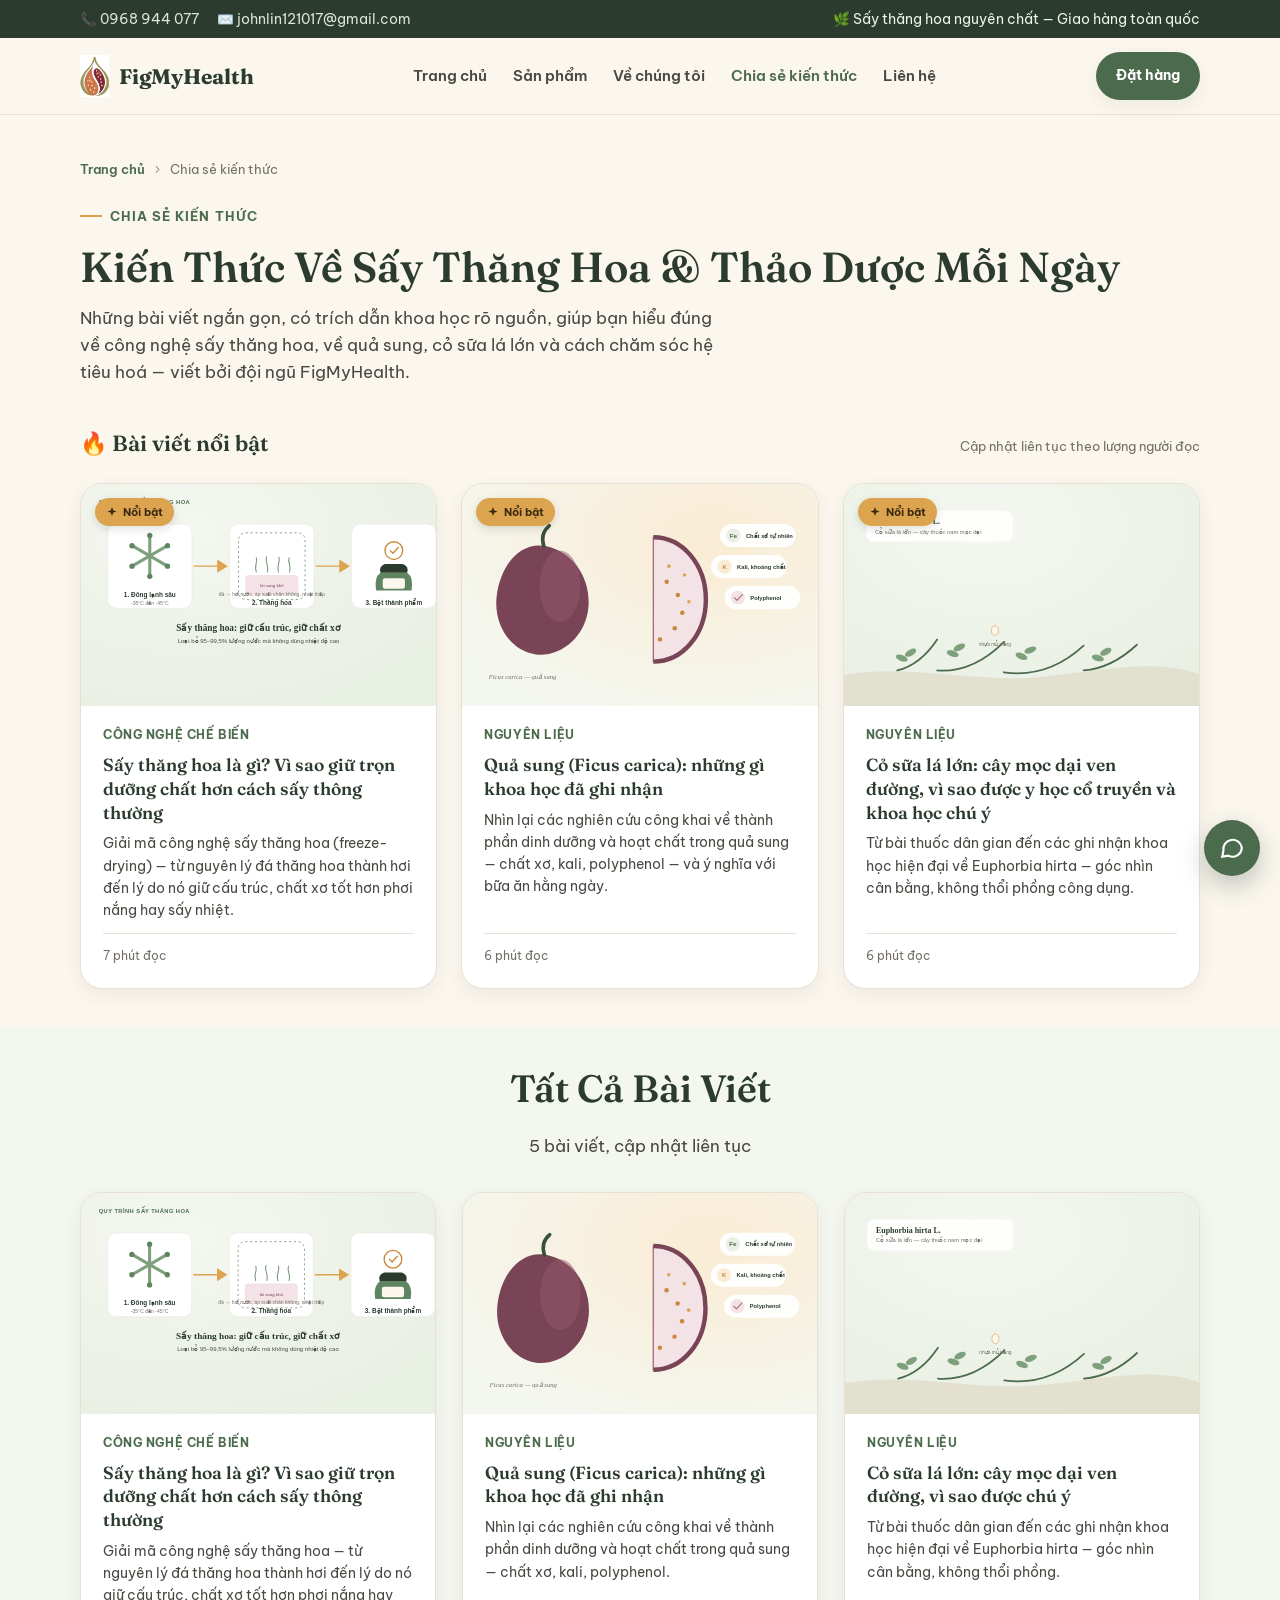
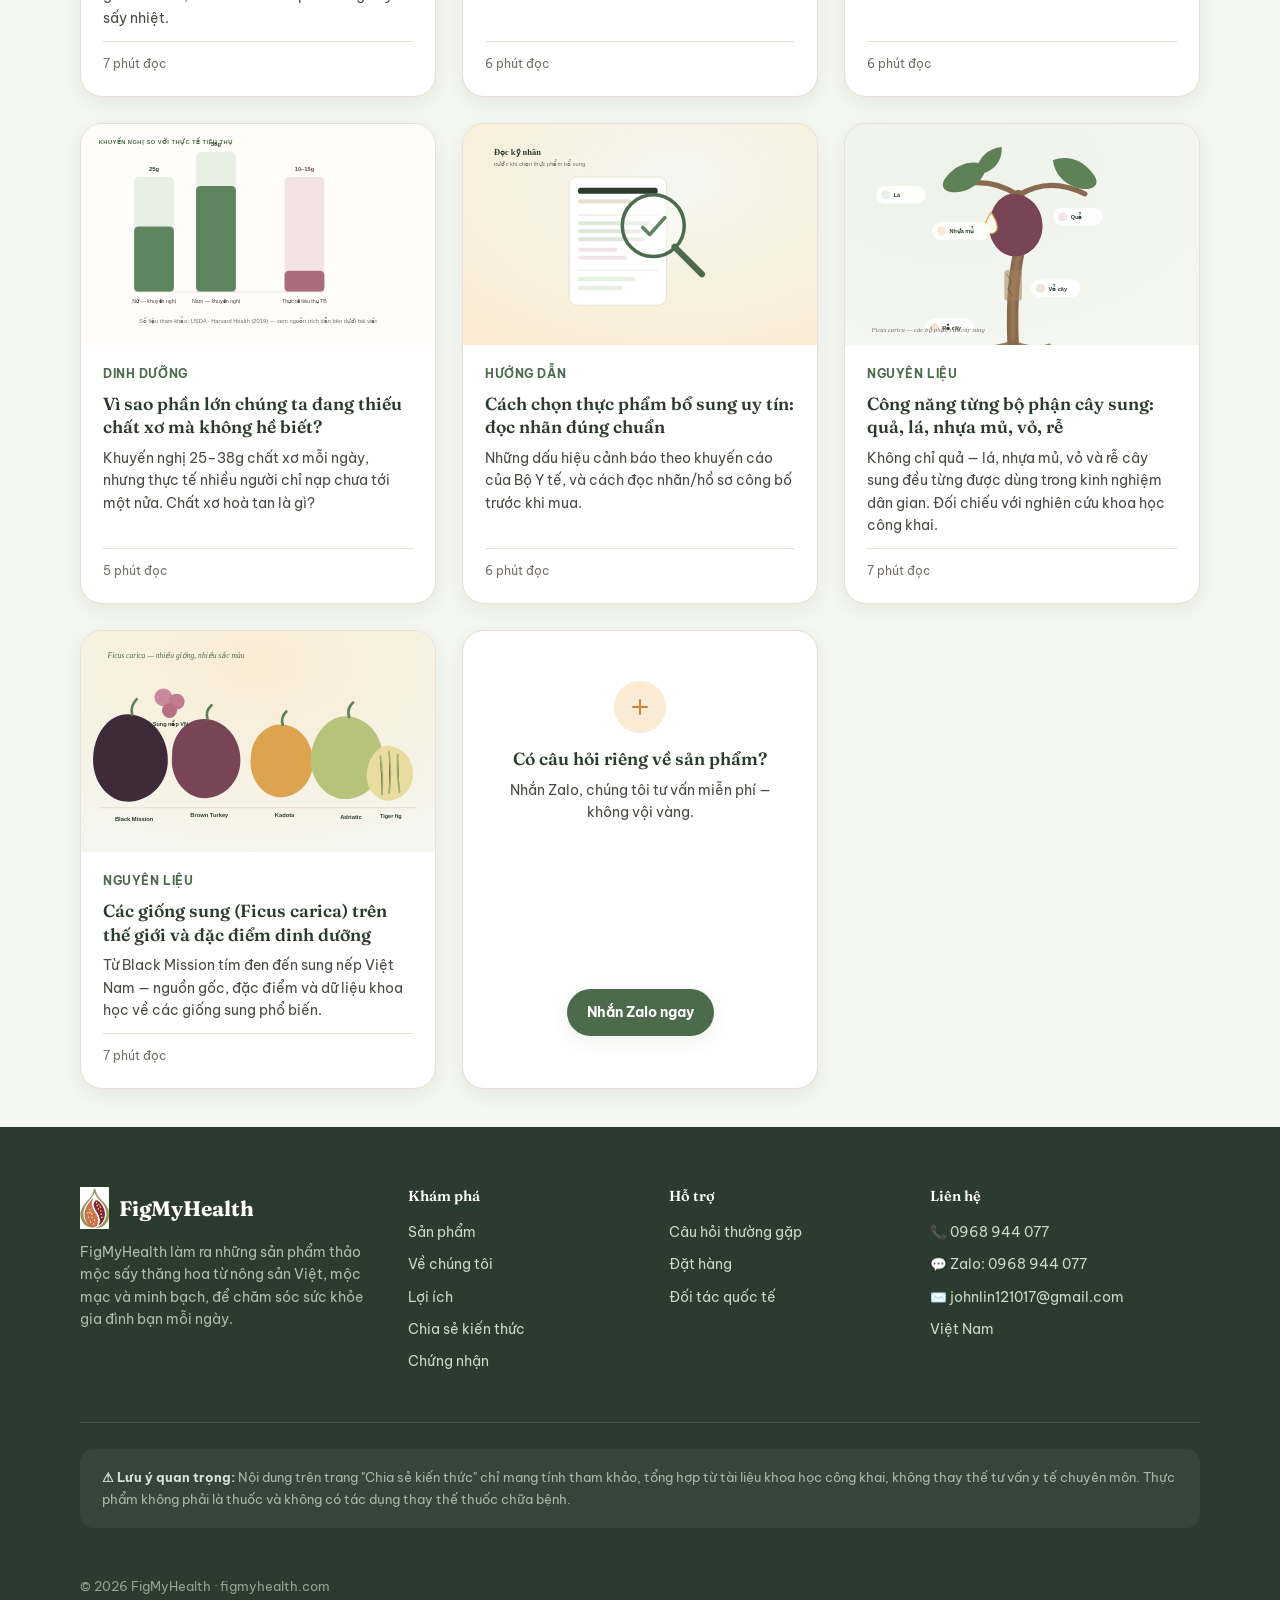
<file: blog/index.html>
<!DOCTYPE html>
<html lang="vi">
<head>
<meta charset="UTF-8">
<meta name="viewport" content="width=device-width, initial-scale=1">
<title>Chia Sẻ Kiến Thức — Sấy Thăng Hoa, Quả Sung, Cỏ Sữa Lá Lớn | FigMyHealth</title>
<meta name="description" content="Sấy thăng hoa là gì, quả sung và cỏ sữa lá lớn có gì đặc biệt, vì sao nhiều người thiếu chất xơ, và cách chọn thực phẩm bổ sung uy tín — kiến thức có trích dẫn khoa học rõ nguồn.">
<meta name="theme-color" content="#3a4f3c">
<link rel="canonical" href="https://figmyhealth.com/blog/">
<link rel="icon" type="image/svg+xml" href="../assets/img/favicon.svg">

<meta property="og:title" content="Chia Sẻ Kiến Thức | FigMyHealth">
<meta property="og:description" content="Kiến thức có trích dẫn khoa học rõ nguồn về sấy thăng hoa, quả sung, cỏ sữa lá lớn và dinh dưỡng mỗi ngày.">
<meta property="og:type" content="website">
<meta property="og:image" content="../assets/img/blog/hero-say-thang-hoa.svg">

<link rel="preconnect" href="https://fonts.googleapis.com">
<link rel="preconnect" href="https://fonts.gstatic.com" crossorigin>
<link href="https://fonts.googleapis.com/css2?family=Fraunces:ital,wght@0,500;0,600;0,700;1,500&family=Be+Vietnam+Pro:wght@400;500;600;700;800&display=swap" rel="stylesheet">
<link rel="stylesheet" href="../assets/css/style.css">
<script>document.documentElement.classList.add('js');</script>
<noscript><style>
  .main-nav{position:static;opacity:1;pointer-events:auto;transform:none;background:none;padding:10px 0;flex-direction:row;flex-wrap:wrap;overflow:visible;}
  .nav-toggle{display:none!important;}
  .pviews{display:none!important;}
</style></noscript>
</head>
<body>
<a href="#main" class="skip-link">Bỏ qua tới nội dung</a>

<!-- ============ TOPBAR ============ -->
<div class="topbar">
  <div class="container">
    <div class="topbar-contact">
      <a href="tel:+84968944077">📞 0968 944 077</a>
      <a href="mailto:johnlin121017@gmail.com">✉️ johnlin121017@gmail.com</a>
    </div>
    <div class="topbar-tagline"><span>🌿 Sấy thăng hoa nguyên chất — Giao hàng toàn quốc</span></div>
  </div>
</div>

<!-- ============ HEADER ============ -->
<header class="site-header">
  <div class="container nav-row">
    <a href="../index.html" class="brand">
      <img src="../assets/img/logo-placeholder.svg" alt="FigMyHealth logo">
      <span>FigMyHealth</span>
    </a>
    <nav class="main-nav" id="mainNav">
      <a href="../index.html">Trang chủ</a>
      <a href="../index.html#product">Sản phẩm</a>
      <a href="../index.html#about">Về chúng tôi</a>
      <a href="index.html" style="color:var(--green-700);">Chia sẻ kiến thức</a>
      <a href="../index.html#contact">Liên hệ</a>
    </nav>
    <div class="header-actions">
      <a href="../index.html#pricing" class="btn btn-primary btn-sm">Đặt hàng</a>
      <button class="nav-toggle" id="navToggle" aria-label="Mở menu" aria-expanded="false">
        <svg viewBox="0 0 24 24" fill="none" stroke="currentColor" stroke-width="2"><path d="M4 6h16M4 12h16M4 18h16" stroke-linecap="round"/></svg>
      </button>
    </div>
  </div>
</header>

<main id="main">

<section class="blog-hero">
  <div class="container">
    <nav class="breadcrumb" aria-label="Breadcrumb">
      <a href="../index.html">Trang chủ</a>
      <svg viewBox="0 0 24 24" fill="none" stroke="currentColor" stroke-width="2"><path d="M9 6l6 6-6 6"/></svg>
      <span>Chia sẻ kiến thức</span>
    </nav>
    <div class="eyebrow">Chia sẻ kiến thức</div>
    <h1>Kiến Thức Về Sấy Thăng Hoa &amp; Thảo Dược Mỗi Ngày</h1>
    <p>Những bài viết ngắn gọn, có trích dẫn khoa học rõ nguồn, giúp bạn hiểu đúng về công nghệ sấy thăng hoa, về quả sung, cỏ sữa lá lớn và cách chăm sóc hệ tiêu hoá — viết bởi đội ngũ FigMyHealth.</p>
  </div>
</section>

<!-- ============ BÀI VIẾT NỔI BẬT (tự động theo lượt xem) ============ -->
<section style="padding-top:20px;">
  <div class="container">
    <div class="featured-wrap">
      <h2 style="margin:0;font-size:22px;">🔥 Bài viết nổi bật</h2>
      <span class="featured-note">Cập nhật liên tục theo lượng người đọc</span>
    </div>
    <div class="featured-grid" data-featured-grid>
      <noscript>
        <article class="post-card">
          <a class="thumb" href="say-thang-hoa-la-gi.html"><img src="../assets/img/blog/hero-say-thang-hoa.svg" alt="Sấy thăng hoa là gì"></a>
          <div class="pbody"><span class="ptag">Công nghệ chế biến</span><h3><a href="say-thang-hoa-la-gi.html">Sấy thăng hoa là gì? Vì sao giữ trọn dưỡng chất hơn cách sấy thông thường</a></h3></div>
        </article>
        <article class="post-card">
          <a class="thumb" href="khoa-hoc-qua-sung.html"><img src="../assets/img/blog/hero-qua-sung.svg" alt="Quả sung"></a>
          <div class="pbody"><span class="ptag">Nguyên liệu</span><h3><a href="khoa-hoc-qua-sung.html">Quả sung (Ficus carica): những gì khoa học đã ghi nhận</a></h3></div>
        </article>
        <article class="post-card">
          <a class="thumb" href="co-sua-la-lon-cay-thuoc-nam.html"><img src="../assets/img/blog/hero-co-sua.svg" alt="Cỏ sữa lá lớn"></a>
          <div class="pbody"><span class="ptag">Nguyên liệu</span><h3><a href="co-sua-la-lon-cay-thuoc-nam.html">Cỏ sữa lá lớn: cây mọc dại ven đường</a></h3></div>
        </article>
      </noscript>
    </div>
  </div>
</section>

<!-- ============ TOÀN BỘ BÀI VIẾT ============ -->
<section class="section-tint">
  <div class="container">
    <div class="section-head" style="margin-bottom:32px;">
      <h2>Tất Cả Bài Viết</h2>
      <p>5 bài viết, cập nhật liên tục</p>
    </div>
    <div class="post-grid">

      <article class="post-card reveal">
        <a class="thumb" href="say-thang-hoa-la-gi.html"><img src="../assets/img/blog/hero-say-thang-hoa.svg" alt="Sơ đồ minh họa quy trình sấy thăng hoa" loading="lazy"></a>
        <div class="pbody">
          <span class="ptag">Công nghệ chế biến</span>
          <h3><a href="say-thang-hoa-la-gi.html">Sấy thăng hoa là gì? Vì sao giữ trọn dưỡng chất hơn cách sấy thông thường</a></h3>
          <p>Giải mã công nghệ sấy thăng hoa — từ nguyên lý đá thăng hoa thành hơi đến lý do nó giữ cấu trúc, chất xơ tốt hơn phơi nắng hay sấy nhiệt.</p>
          <div class="pmeta"><span>7 phút đọc</span><span class="pviews">
            <svg viewBox="0 0 24 24" fill="none" stroke="currentColor" stroke-width="2"><path d="M1 12s4-7 11-7 11 7 11 7-4 7-11 7-11-7-11-7z"/><circle cx="12" cy="12" r="3"/></svg>
            <span class="vnum" data-vslug="say-thang-hoa-la-gi"></span></span></div>
        </div>
      </article>

      <article class="post-card reveal">
        <a class="thumb" href="khoa-hoc-qua-sung.html"><img src="../assets/img/blog/hero-qua-sung.svg" alt="Minh họa quả sung và dưỡng chất" loading="lazy"></a>
        <div class="pbody">
          <span class="ptag">Nguyên liệu</span>
          <h3><a href="khoa-hoc-qua-sung.html">Quả sung (Ficus carica): những gì khoa học đã ghi nhận</a></h3>
          <p>Nhìn lại các nghiên cứu công khai về thành phần dinh dưỡng và hoạt chất trong quả sung — chất xơ, kali, polyphenol.</p>
          <div class="pmeta"><span>6 phút đọc</span><span class="pviews">
            <svg viewBox="0 0 24 24" fill="none" stroke="currentColor" stroke-width="2"><path d="M1 12s4-7 11-7 11 7 11 7-4 7-11 7-11-7-11-7z"/><circle cx="12" cy="12" r="3"/></svg>
            <span class="vnum" data-vslug="khoa-hoc-qua-sung"></span></span></div>
        </div>
      </article>

      <article class="post-card reveal">
        <a class="thumb" href="co-sua-la-lon-cay-thuoc-nam.html"><img src="../assets/img/blog/hero-co-sua.svg" alt="Minh họa cây cỏ sữa lá lớn mọc dại" loading="lazy"></a>
        <div class="pbody">
          <span class="ptag">Nguyên liệu</span>
          <h3><a href="co-sua-la-lon-cay-thuoc-nam.html">Cỏ sữa lá lớn: cây mọc dại ven đường, vì sao được chú ý</a></h3>
          <p>Từ bài thuốc dân gian đến các ghi nhận khoa học hiện đại về Euphorbia hirta — góc nhìn cân bằng, không thổi phồng.</p>
          <div class="pmeta"><span>6 phút đọc</span><span class="pviews">
            <svg viewBox="0 0 24 24" fill="none" stroke="currentColor" stroke-width="2"><path d="M1 12s4-7 11-7 11 7 11 7-4 7-11 7-11-7-11-7z"/><circle cx="12" cy="12" r="3"/></svg>
            <span class="vnum" data-vslug="co-sua-la-lon-cay-thuoc-nam"></span></span></div>
        </div>
      </article>

      <article class="post-card reveal">
        <a class="thumb" href="chat-xo-hoa-tan-thieu-hut.html"><img src="../assets/img/blog/hero-chat-xo.svg" alt="Biểu đồ chất xơ khuyến nghị và thực tế" loading="lazy"></a>
        <div class="pbody">
          <span class="ptag">Dinh dưỡng</span>
          <h3><a href="chat-xo-hoa-tan-thieu-hut.html">Vì sao phần lớn chúng ta đang thiếu chất xơ mà không hề biết?</a></h3>
          <p>Khuyến nghị 25–38g chất xơ mỗi ngày, nhưng thực tế nhiều người chỉ nạp chưa tới một nửa. Chất xơ hoà tan là gì?</p>
          <div class="pmeta"><span>5 phút đọc</span><span class="pviews">
            <svg viewBox="0 0 24 24" fill="none" stroke="currentColor" stroke-width="2"><path d="M1 12s4-7 11-7 11 7 11 7-4 7-11 7-11-7-11-7z"/><circle cx="12" cy="12" r="3"/></svg>
            <span class="vnum" data-vslug="chat-xo-hoa-tan-thieu-hut"></span></span></div>
        </div>
      </article>

      <article class="post-card reveal">
        <a class="thumb" href="cach-chon-thuc-pham-bo-sung-uy-tin.html"><img src="../assets/img/blog/hero-chon-mua.svg" alt="Minh họa đọc nhãn thực phẩm bổ sung" loading="lazy"></a>
        <div class="pbody">
          <span class="ptag">Hướng dẫn</span>
          <h3><a href="cach-chon-thuc-pham-bo-sung-uy-tin.html">Cách chọn thực phẩm bổ sung uy tín: đọc nhãn đúng chuẩn</a></h3>
          <p>Những dấu hiệu cảnh báo theo khuyến cáo của Bộ Y tế, và cách đọc nhãn/hồ sơ công bố trước khi mua.</p>
          <div class="pmeta"><span>6 phút đọc</span><span class="pviews">
            <svg viewBox="0 0 24 24" fill="none" stroke="currentColor" stroke-width="2"><path d="M1 12s4-7 11-7 11 7 11 7-4 7-11 7-11-7-11-7z"/><circle cx="12" cy="12" r="3"/></svg>
            <span class="vnum" data-vslug="cach-chon-thuc-pham-bo-sung-uy-tin"></span></span></div>
        </div>
      </article>

      <article class="post-card reveal">
        <a class="thumb" href="cong-nang-cac-bo-phan-cay-sung.html"><img src="../assets/img/blog/hero-bo-phan-cay-sung.svg" alt="Minh họa cây sung với các bộ phận: quả, lá, nhựa mủ, vỏ và rễ" loading="lazy"></a>
        <div class="pbody">
          <span class="ptag">Nguyên liệu</span>
          <h3><a href="cong-nang-cac-bo-phan-cay-sung.html">Công năng từng bộ phận cây sung: quả, lá, nhựa mủ, vỏ, rễ</a></h3>
          <p>Không chỉ quả — lá, nhựa mủ, vỏ và rễ cây sung đều từng được dùng trong kinh nghiệm dân gian. Đối chiếu với nghiên cứu khoa học công khai.</p>
          <div class="pmeta"><span>7 phút đọc</span><span class="pviews">
            <svg viewBox="0 0 24 24" fill="none" stroke="currentColor" stroke-width="2"><path d="M1 12s4-7 11-7 11 7 11 7-4 7-11 7-11-7-11-7z"/><circle cx="12" cy="12" r="3"/></svg>
            <span class="vnum" data-vslug="cong-nang-cac-bo-phan-cay-sung"></span></span></div>
        </div>
      </article>

      <article class="post-card reveal">
        <a class="thumb" href="cac-giong-sung-tren-the-gioi.html"><img src="../assets/img/blog/hero-giong-sung.svg" alt="Minh họa nhiều giống sung với màu vỏ khác nhau" loading="lazy"></a>
        <div class="pbody">
          <span class="ptag">Nguyên liệu</span>
          <h3><a href="cac-giong-sung-tren-the-gioi.html">Các giống sung (Ficus carica) trên thế giới và đặc điểm dinh dưỡng</a></h3>
          <p>Từ Black Mission tím đen đến sung nếp Việt Nam — nguồn gốc, đặc điểm và dữ liệu khoa học về các giống sung phổ biến.</p>
          <div class="pmeta"><span>7 phút đọc</span><span class="pviews">
            <svg viewBox="0 0 24 24" fill="none" stroke="currentColor" stroke-width="2"><path d="M1 12s4-7 11-7 11 7 11 7-4 7-11 7-11-7-11-7z"/><circle cx="12" cy="12" r="3"/></svg>
            <span class="vnum" data-vslug="cac-giong-sung-tren-the-gioi"></span></span></div>
        </div>
      </article>

      <article class="post-card reveal" style="align-items:center;justify-content:center;text-align:center;padding:30px 24px;">
        <div class="pbody" style="align-items:center;">
          <div class="ic" style="width:52px;height:52px;border-radius:50%;background:var(--honey-100);color:var(--honey-600);display:flex;align-items:center;justify-content:center;margin-bottom:6px;">
            <svg viewBox="0 0 24 24" width="24" height="24" fill="none" stroke="currentColor" stroke-width="2"><path d="M12 5v14M5 12h14" stroke-linecap="round"/></svg>
          </div>
          <h3 style="text-align:center;">Có câu hỏi riêng về sản phẩm?</h3>
          <p style="text-align:center;">Nhắn Zalo, chúng tôi tư vấn miễn phí — không vội vàng.</p>
          <a href="https://zalo.me/0968944077" target="_blank" rel="noopener" class="btn btn-primary btn-sm" style="margin-top:8px;">Nhắn Zalo ngay</a>
        </div>
      </article>

    </div>
  </div>
</section>

</main>

<!-- ============ FOOTER ============ -->
<footer>
  <div class="container">
    <div class="footer-grid">
      <div class="footer-brand">
        <a href="../index.html" class="brand"><img src="../assets/img/logo-placeholder.svg" alt="FigMyHealth"><span>FigMyHealth</span></a>
        <p>FigMyHealth làm ra những sản phẩm thảo mộc sấy thăng hoa từ nông sản Việt, mộc mạc và minh bạch, để chăm sóc sức khỏe gia đình bạn mỗi ngày.</p>
      </div>
      <div>
        <h4>Khám phá</h4>
        <ul>
          <li><a href="../index.html#product">Sản phẩm</a></li>
          <li><a href="../index.html#about">Về chúng tôi</a></li>
          <li><a href="../index.html#benefits">Lợi ích</a></li>
          <li><a href="index.html">Chia sẻ kiến thức</a></li>
          <li><a href="../index.html#certs">Chứng nhận</a></li>
        </ul>
      </div>
      <div>
        <h4>Hỗ trợ</h4>
        <ul>
          <li><a href="../index.html#faq">Câu hỏi thường gặp</a></li>
          <li><a href="../index.html#pricing">Đặt hàng</a></li>
          <li><a href="../index.html#wholesale">Đối tác quốc tế</a></li>
        </ul>
      </div>
      <div>
        <h4>Liên hệ</h4>
        <ul>
          <li><a href="tel:+84968944077">📞 0968 944 077</a></li>
          <li><a href="https://zalo.me/0968944077" target="_blank" rel="noopener">💬 Zalo: 0968 944 077</a></li>
          <li><a href="mailto:johnlin121017@gmail.com">✉️ johnlin121017@gmail.com</a></li>
          <li><span>Việt Nam</span></li>
        </ul>
      </div>
    </div>
    <div class="disclaimer-box">
      <strong>⚠ Lưu ý quan trọng:</strong> Nội dung trên trang "Chia sẻ kiến thức" chỉ mang tính tham khảo, tổng hợp từ tài liệu khoa học công khai, không thay thế tư vấn y tế chuyên môn. Thực phẩm không phải là thuốc và không có tác dụng thay thế thuốc chữa bệnh.
    </div>
    <div class="footer-bottom">
      <span id="footerYear">© 2026 FigMyHealth · figmyhealth.com</span>
    </div>
  </div>
</footer>

<!-- ============ MOBILE STICKY BAR ============ -->
<div class="mobile-bar">
  <div class="row">
    <a href="tel:+84968944077">
      <svg viewBox="0 0 24 24" fill="none" stroke="currentColor" stroke-width="2"><path d="M22 16.9v3a2 2 0 0 1-2.2 2 19.8 19.8 0 0 1-8.6-3.1 19.5 19.5 0 0 1-6-6A19.8 19.8 0 0 1 2.1 4.2 2 2 0 0 1 4.1 2h3a2 2 0 0 1 2 1.7c.1 1 .3 2 .6 2.9a2 2 0 0 1-.5 2.1L8 9.9a16 16 0 0 0 6 6l1.2-1.2a2 2 0 0 1 2.1-.5c.9.3 1.9.5 2.9.6a2 2 0 0 1 1.8 2.1z"/></svg>
      <span>Gọi ngay</span>
    </a>
    <a href="https://zalo.me/0968944077" target="_blank" rel="noopener">
      <svg viewBox="0 0 24 24" fill="none" stroke="currentColor" stroke-width="2"><path d="M21 11.5a8.5 8.5 0 0 1-12.36 7.56L3 20l1.06-5.4A8.5 8.5 0 1 1 21 11.5z"/></svg>
      <span>Zalo</span>
    </a>
    <a href="../index.html#pricing">
      <svg viewBox="0 0 24 24" fill="none" stroke="currentColor" stroke-width="2"><path d="M6 6h15l-1.5 9h-12z"/><circle cx="9" cy="20" r="1"/><circle cx="18" cy="20" r="1"/></svg>
      <span>Đặt mua ngay</span>
    </a>
  </div>
</div>

<script src="../assets/js/main.js"></script>
<script src="../assets/js/blog.js"></script>
<script src="../assets/js/chatbot.js"></script>
</body>
</html>
</file>
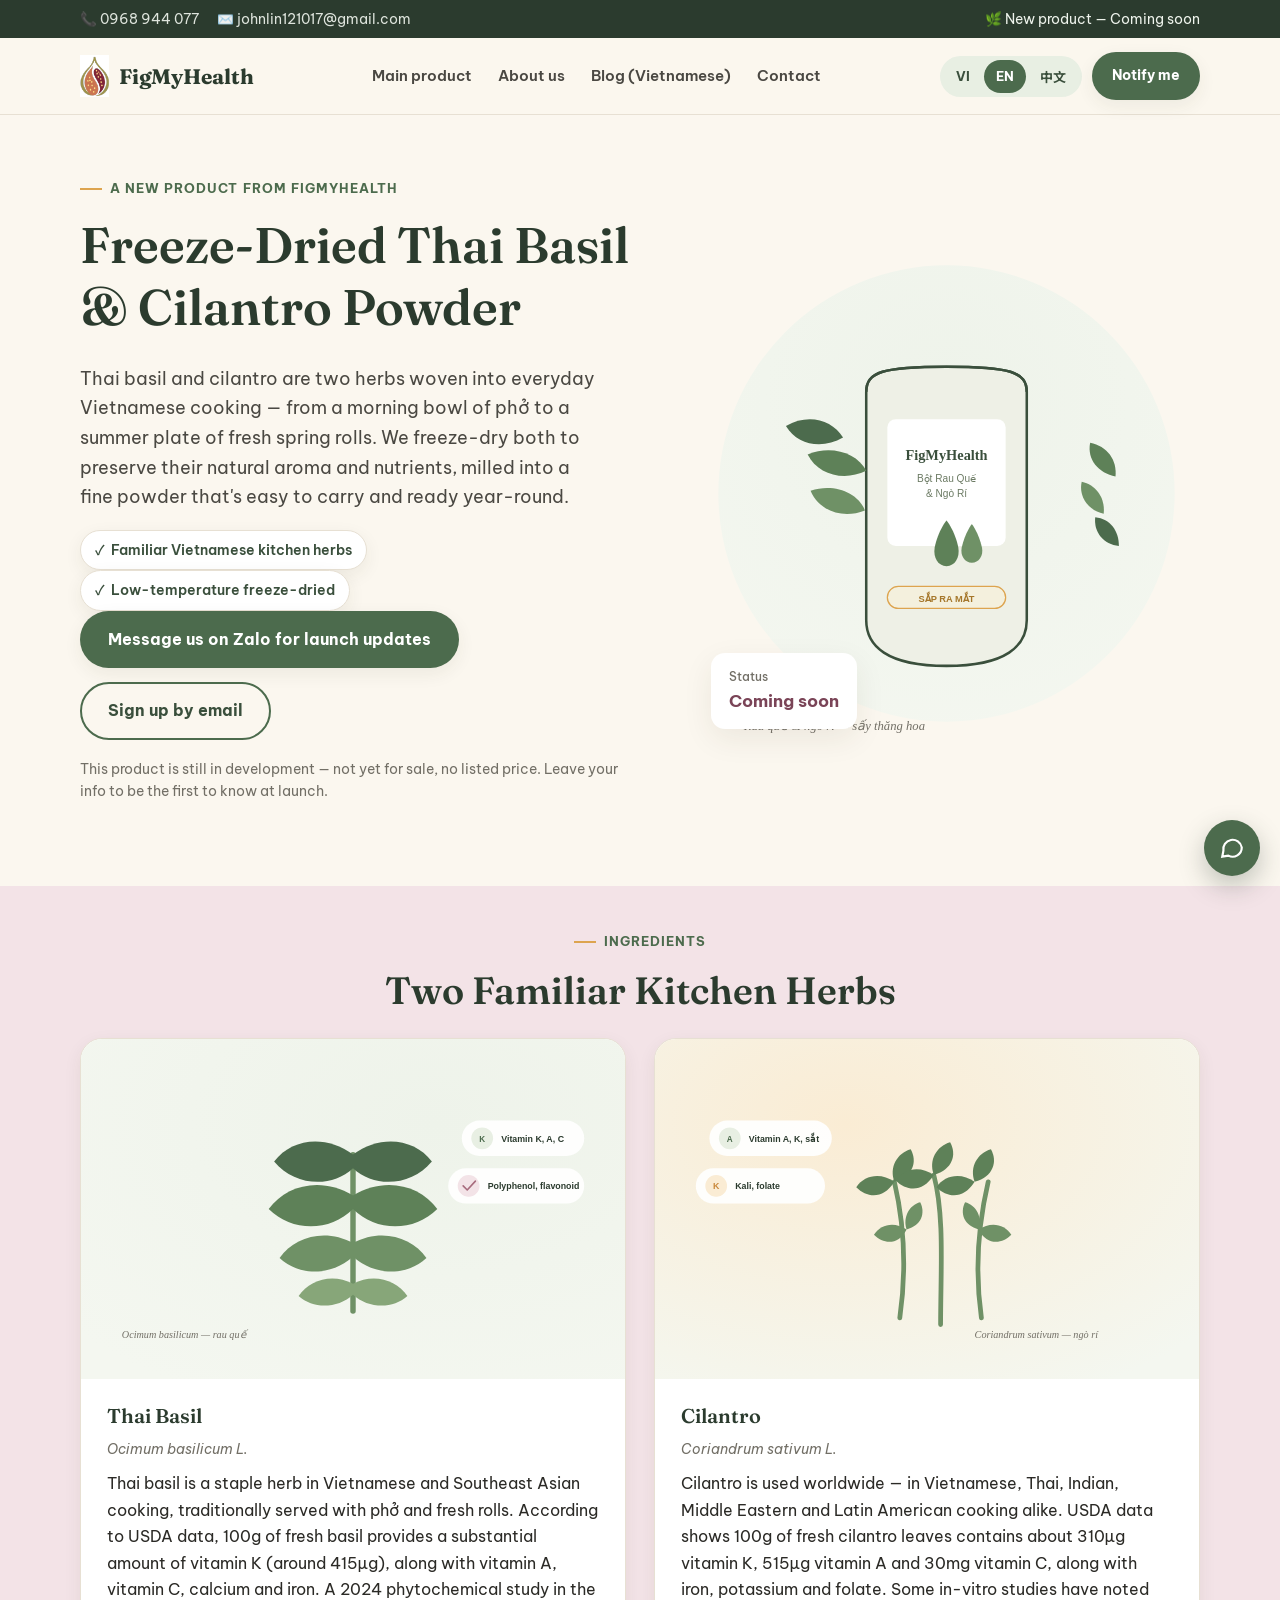
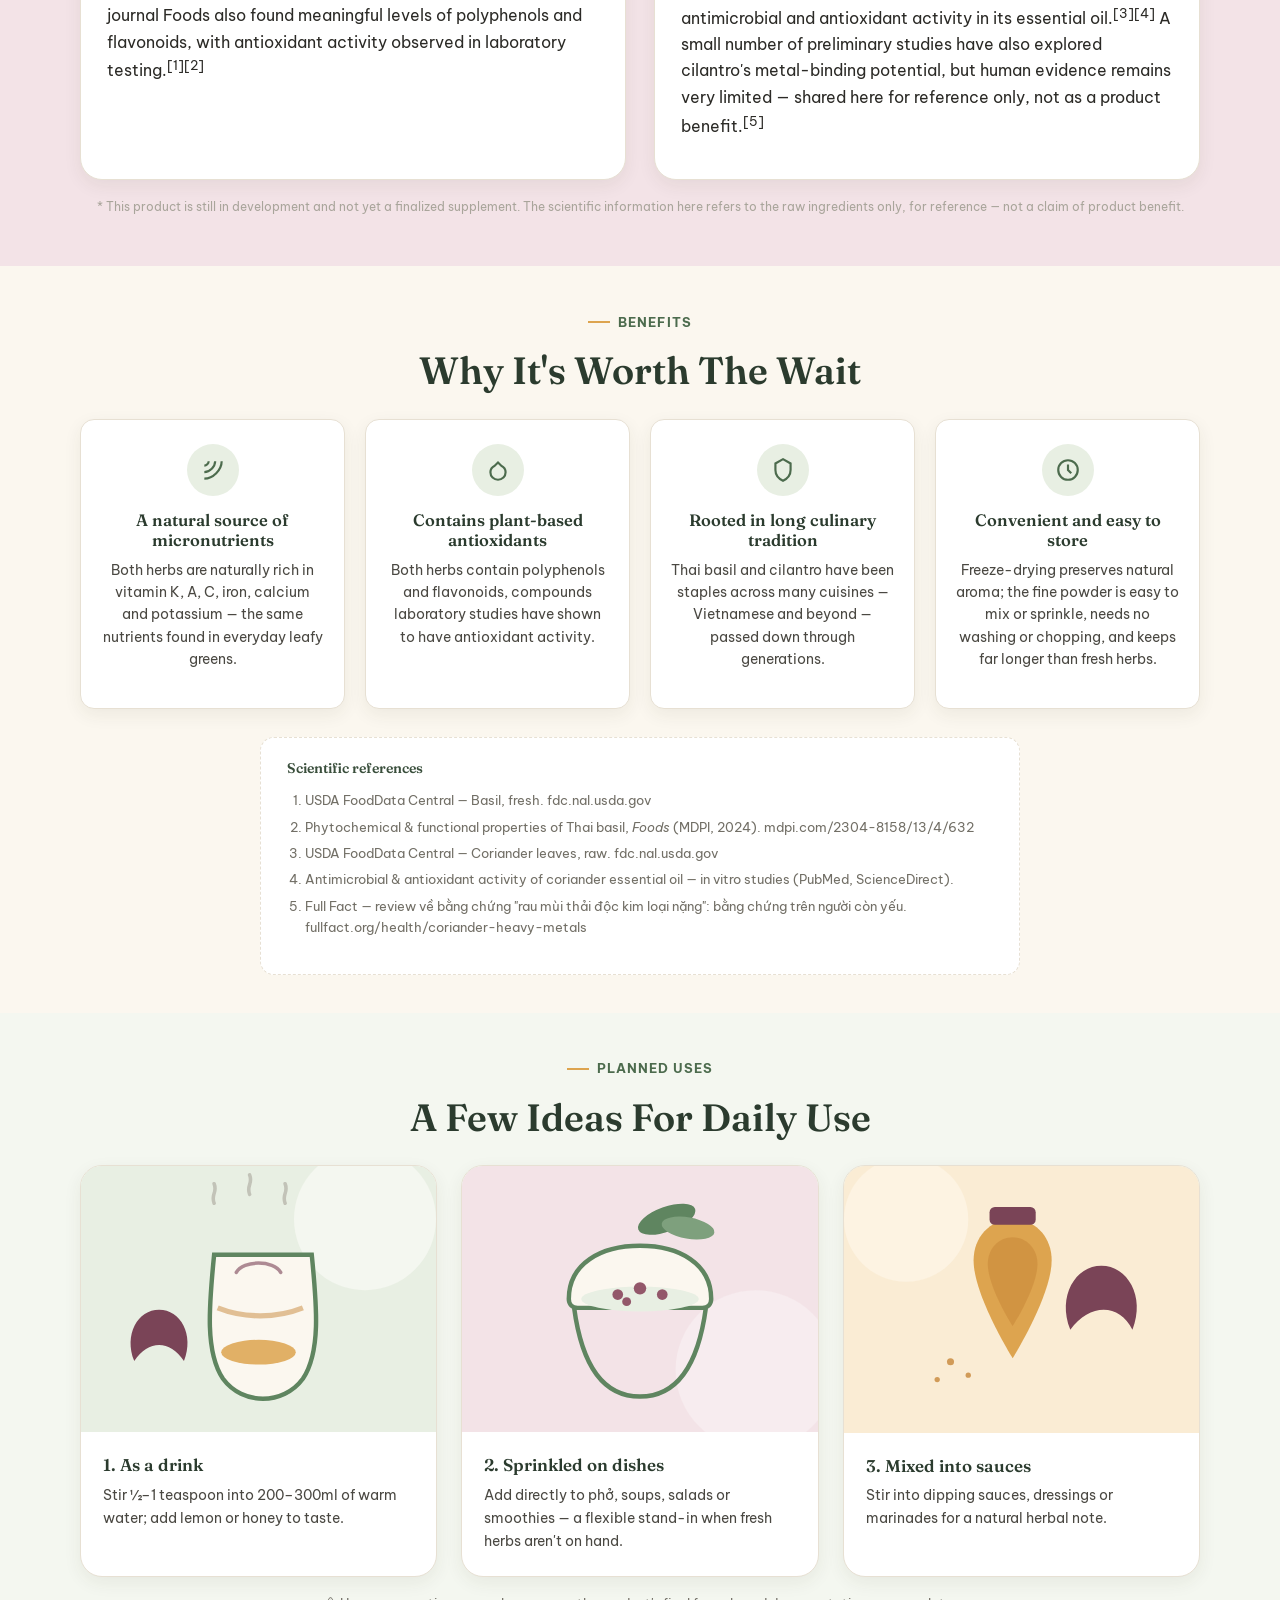
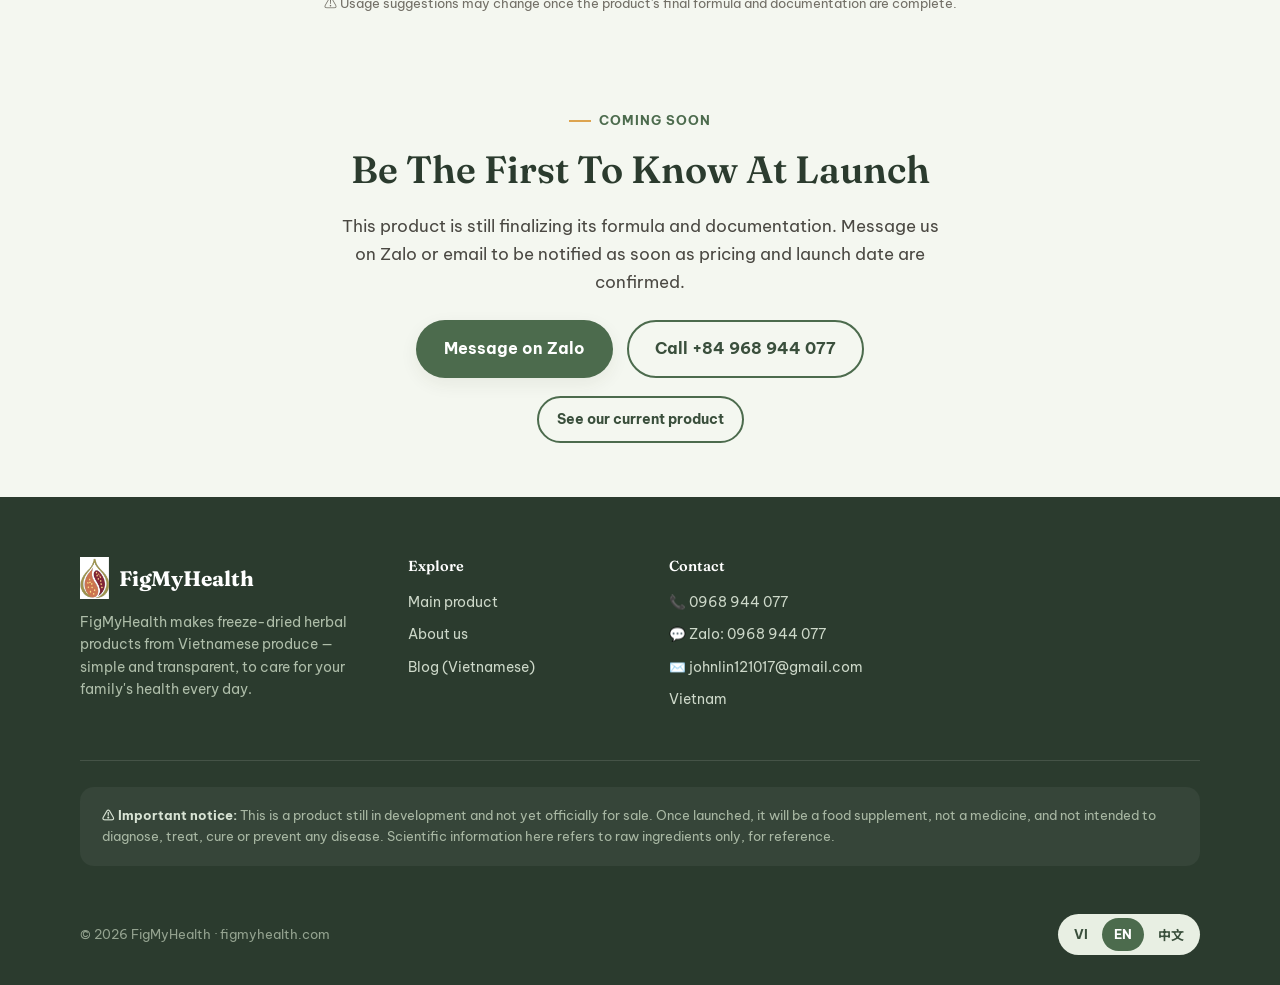
<file: bot-rau-que-ngo-ri.html>
<!DOCTYPE html>
<html lang="vi">
<head>
<meta charset="UTF-8">
<meta name="viewport" content="width=device-width, initial-scale=1">
<title id="page-title">FigMyHealth – Bột Rau Quế &amp; Ngò Rí Sấy Thăng Hoa (Sắp Ra Mắt)</title>
<meta id="page-desc" name="description" content="Bột rau quế và ngò rí sấy thăng hoa — hai loại rau thơm quen thuộc trong bếp Việt, tiện dùng mỗi ngày. Sản phẩm mới của FigMyHealth, sắp ra mắt.">
<meta name="theme-color" content="#3a4f3c">
<link rel="icon" type="image/svg+xml" href="assets/img/favicon.svg">
<link rel="canonical" href="https://figmyhealth.com/bot-rau-que-ngo-ri.html">

<meta property="og:title" content="FigMyHealth – Bột Rau Quế &amp; Ngò Rí Sấy Thăng Hoa">
<meta property="og:description" content="Hai loại rau thơm quen thuộc trong gian bếp Việt — sấy thăng hoa, tiện dùng mỗi ngày. Sản phẩm mới, sắp ra mắt.">
<meta property="og:type" content="website">
<meta property="og:image" content="assets/img/products/rau-que-ngo-ri-hero.svg">

<link rel="preconnect" href="https://fonts.googleapis.com">
<link rel="preconnect" href="https://fonts.gstatic.com" crossorigin>
<link href="https://fonts.googleapis.com/css2?family=Fraunces:ital,wght@0,500;0,600;0,700;1,500&family=Be+Vietnam+Pro:wght@400;500;600;700;800&family=Noto+Sans+SC:wght@400;500;700;800&family=Noto+Serif+SC:wght@600;700&display=swap" rel="stylesheet">
<link rel="stylesheet" href="assets/css/style.css">
<script>document.documentElement.classList.add('js');</script>
<noscript><style>
  .main-nav{position:static;opacity:1;pointer-events:auto;transform:none;background:none;padding:10px 0;flex-direction:row;flex-wrap:wrap;overflow:visible;}
  .nav-toggle{display:none!important;}
  [data-i18n="vi"]{display:inline!important;}
  span[data-i18n]:not([data-i18n="vi"]),strong[data-i18n]:not([data-i18n="vi"]),em[data-i18n]:not([data-i18n="vi"]){display:none!important;}
  div[data-i18n]:not([data-i18n="vi"]),p[data-i18n]:not([data-i18n="vi"]),li[data-i18n]:not([data-i18n="vi"]){display:none!important;}
</style></noscript>
</head>
<body>
<a href="#main" class="skip-link">Bỏ qua tới nội dung / Skip to content</a>

<div class="topbar">
  <div class="container">
    <div class="topbar-contact">
      <a href="tel:+84968944077">📞 0968 944 077</a>
      <a href="mailto:johnlin121017@gmail.com">✉️ johnlin121017@gmail.com</a>
    </div>
    <div class="topbar-tagline">
      <span data-i18n="vi">🌿 Sản phẩm mới — Sắp ra mắt</span>
      <span data-i18n="en">🌿 New product — Coming soon</span>
      <span data-i18n="zh">🌿 新品 — 即将推出</span>
    </div>
  </div>
</div>

<header class="site-header">
  <div class="container nav-row">
    <a href="index.html" class="brand">
      <img src="assets/img/logo-placeholder.svg" alt="FigMyHealth logo">
      <span>FigMyHealth</span>
    </a>
    <nav class="main-nav" id="mainNav">
      <a href="index.html" data-i18n="vi">Sản phẩm chính</a><a href="index.html" data-i18n="en">Main product</a><a href="index.html" data-i18n="zh">主打产品</a>
      <a href="index.html#about" data-i18n="vi">Về chúng tôi</a><a href="index.html#about" data-i18n="en">About us</a><a href="index.html#about" data-i18n="zh">关于我们</a>
      <a href="blog/index.html" data-i18n="vi">Chia sẻ kiến thức</a><a href="blog/index.html" data-i18n="en">Blog (Vietnamese)</a><a href="blog/index.html" data-i18n="zh">博客（越南文）</a>
      <a href="index.html#contact" data-i18n="vi">Liên hệ</a><a href="index.html#contact" data-i18n="en">Contact</a><a href="index.html#contact" data-i18n="zh">联系我们</a>
    </nav>
    <div class="header-actions">
      <div class="lang-switch" role="group" aria-label="Language">
        <button type="button" data-lang="vi" class="active">VI</button>
        <button type="button" data-lang="en">EN</button>
        <button type="button" data-lang="zh">中文</button>
      </div>
      <a href="#notify" class="btn btn-primary btn-sm"><span data-i18n="vi">Nhận thông báo</span><span data-i18n="en">Notify me</span><span data-i18n="zh">获取通知</span></a>
      <button class="nav-toggle" id="navToggle" aria-label="Mở menu" aria-expanded="false">
        <svg viewBox="0 0 24 24" fill="none" stroke="currentColor" stroke-width="2"><path d="M4 6h16M4 12h16M4 18h16" stroke-linecap="round"/></svg>
      </button>
    </div>
  </div>
</header>

<main id="main">

<!-- ============ HERO ============ -->
<section class="hero" id="hero">
  <div class="container">
    <div>
      <div class="eyebrow"><span data-i18n="vi">Sản phẩm mới của FigMyHealth</span><span data-i18n="en">A new product from FigMyHealth</span><span data-i18n="zh">FigMyHealth 新品</span></div>
      <h1>
        <span data-i18n="vi">Bột Rau Quế &amp; Ngò Rí Sấy Thăng Hoa</span>
        <span data-i18n="en">Freeze-Dried Thai Basil &amp; Cilantro Powder</span>
        <span data-i18n="zh">冻干泰式罗勒香菜粉</span>
      </h1>
      <p class="lede">
        <span data-i18n="vi">Rau quế và ngò rí là hai loại rau thơm gắn liền với bữa ăn của người Việt — từ tô phở buổi sáng đến đĩa gỏi cuốn ngày hè. Chúng tôi sấy thăng hoa cả hai để giữ lại hương thơm và dưỡng chất vốn có, đóng thành bột mịn tiện mang theo, dùng được quanh năm.</span>
        <span data-i18n="en">Thai basil and cilantro are two herbs woven into everyday Vietnamese cooking — from a morning bowl of phở to a summer plate of fresh spring rolls. We freeze-dry both to preserve their natural aroma and nutrients, milled into a fine powder that's easy to carry and ready year-round.</span>
        <span data-i18n="zh">泰式罗勒与香菜，是越南家常餐桌上再熟悉不过的两味香草——从一碗河粉到夏日生春卷都少不了它们。我们将两者冻干，尽量保留香气与营养，磨成细粉，便于携带，全年可用。</span>
      </p>
      <div class="badge-row">
        <span class="badge">✓ <span data-i18n="vi">Nguyên liệu quen thuộc trong bếp Việt</span><span data-i18n="en">Familiar Vietnamese kitchen herbs</span><span data-i18n="zh">越南厨房常见香草</span></span>
        <span class="badge">✓ <span data-i18n="vi">Sấy thăng hoa nhiệt độ thấp</span><span data-i18n="en">Low-temperature freeze-dried</span><span data-i18n="zh">低温冻干工艺</span></span>
      </div>
      <div class="hero-cta" id="notify">
        <a href="https://zalo.me/0968944077" target="_blank" rel="noopener" class="btn btn-primary">
          <span data-i18n="vi">Nhắn Zalo để nhận thông báo ra mắt</span><span data-i18n="en">Message us on Zalo for launch updates</span><span data-i18n="zh">通过Zalo获取上市通知</span>
        </a>
        <a href="mailto:johnlin121017@gmail.com?subject=Đăng ký nhận thông báo Bột Rau Quế & Ngò Rí" class="btn btn-outline">
          <span data-i18n="vi">Đăng ký qua email</span><span data-i18n="en">Sign up by email</span><span data-i18n="zh">邮件订阅通知</span>
        </a>
      </div>
      <p style="margin-top:14px;font-size:13.5px;color:var(--ink-500);">
        <span data-i18n="vi">Sản phẩm đang trong giai đoạn hoàn thiện — chưa mở bán chính thức, chưa có giá niêm yết. Để lại thông tin để là người biết đầu tiên khi ra mắt.</span>
        <span data-i18n="en">This product is still in development — not yet for sale, no listed price. Leave your info to be the first to know at launch.</span>
        <span data-i18n="zh">产品仍在筹备中，尚未正式发售、暂无定价。留下联系方式，第一时间获取上市消息。</span>
      </p>
    </div>
    <div class="hero-art">
      <img src="assets/img/products/rau-que-ngo-ri-hero.svg" alt="Bột rau quế và ngò rí sấy thăng hoa" style="width:100%;height:100%;object-fit:contain;">
      <div class="price-float">
        <small><span data-i18n="vi">Trạng thái</span><span data-i18n="en">Status</span><span data-i18n="zh">状态</span></small>
        <b style="font-size:17px;"><span data-i18n="vi">Sắp ra mắt</span><span data-i18n="en">Coming soon</span><span data-i18n="zh">即将推出</span></b>
      </div>
    </div>
  </div>
</section>

<!-- ============ INGREDIENTS ============ -->
<section class="section-tint-fig" id="ingredients">
  <div class="container">
    <div class="section-head">
      <div class="eyebrow"><span data-i18n="vi">Nguyên liệu</span><span data-i18n="en">Ingredients</span><span data-i18n="zh">主要成分</span></div>
      <h2><span data-i18n="vi">Hai Loại Rau Thơm Quen Thuộc</span><span data-i18n="en">Two Familiar Kitchen Herbs</span><span data-i18n="zh">两味熟悉的厨房香草</span></h2>
    </div>
    <div class="ingredient-grid">
      <div class="ingredient-card reveal">
        <div class="art"><img src="assets/img/products/rau-que-illustration.svg" alt="Rau quế Ocimum basilicum" style="width:100%;height:100%;object-fit:cover;"></div>
        <div class="body">
          <h3><span data-i18n="vi">Rau Quế</span><span data-i18n="en">Thai Basil</span><span data-i18n="zh">泰式罗勒</span></h3>
          <span class="latin">Ocimum basilicum L.</span>
          <p><span data-i18n="vi">Rau quế (húng quế) là loại rau thơm quen thuộc trong ẩm thực Việt Nam và Đông Nam Á, thường ăn kèm phở, bún, các món cuốn. Theo dữ liệu USDA, 100g rau quế tươi cung cấp lượng vitamin K đáng kể (khoảng 415µg), cùng vitamin A, vitamin C, canxi và sắt. Một nghiên cứu hóa thực vật công bố năm 2024 trên tạp chí Foods cũng ghi nhận rau quế chứa lượng polyphenol và flavonoid đáng kể, có hoạt tính chống oxy hóa khi thử nghiệm trong phòng thí nghiệm (in vitro).<sup>[1][2]</sup></span>
          <span data-i18n="en">Thai basil is a staple herb in Vietnamese and Southeast Asian cooking, traditionally served with phở and fresh rolls. According to USDA data, 100g of fresh basil provides a substantial amount of vitamin K (around 415µg), along with vitamin A, vitamin C, calcium and iron. A 2024 phytochemical study in the journal Foods also found meaningful levels of polyphenols and flavonoids, with antioxidant activity observed in laboratory testing.<sup>[1][2]</sup></span>
          <span data-i18n="zh">泰式罗勒是越南及东南亚料理中常见的香草，常搭配河粉、春卷食用。根据USDA数据，每100克新鲜罗勒约含415微克维生素K，同时含维生素A、维生素C、钙与铁。2024年发表于期刊Foods的植化素研究也发现罗勒含有一定量多酚与类黄酮，实验室测试显示抗氧化活性。<sup>[1][2]</sup></span></p>
        </div>
      </div>
      <div class="ingredient-card reveal">
        <div class="art"><img src="assets/img/products/ngo-ri-illustration.svg" alt="Ngò rí Coriandrum sativum" style="width:100%;height:100%;object-fit:cover;"></div>
        <div class="body">
          <h3><span data-i18n="vi">Ngò Rí</span><span data-i18n="en">Cilantro</span><span data-i18n="zh">香菜</span></h3>
          <span class="latin">Coriandrum sativum L.</span>
          <p><span data-i18n="vi">Ngò rí (rau mùi) là loại rau gia vị phổ biến khắp thế giới — từ Việt Nam, Thái Lan đến Ấn Độ, Trung Đông, Mỹ Latinh. Theo USDA, 100g lá ngò rí tươi chứa khoảng 310µg vitamin K, 515µg vitamin A và 30mg vitamin C, cùng sắt, kali và folate. Một số nghiên cứu in vitro ghi nhận tinh dầu ngò rí có hoạt tính kháng khuẩn và chống oxy hóa.<sup>[3][4]</sup> Cũng có vài nghiên cứu sơ bộ (chủ yếu trên tế bào/động vật) tìm hiểu khả năng liên kết kim loại của rau mùi, nhưng bằng chứng trên người còn rất hạn chế — đây chỉ là thông tin tham khảo, không phải công dụng của sản phẩm.<sup>[5]</sup></span>
          <span data-i18n="en">Cilantro is used worldwide — in Vietnamese, Thai, Indian, Middle Eastern and Latin American cooking alike. USDA data shows 100g of fresh cilantro leaves contains about 310µg vitamin K, 515µg vitamin A and 30mg vitamin C, along with iron, potassium and folate. Some in-vitro studies have noted antimicrobial and antioxidant activity in its essential oil.<sup>[3][4]</sup> A small number of preliminary studies have also explored cilantro's metal-binding potential, but human evidence remains very limited — shared here for reference only, not as a product benefit.<sup>[5]</sup></span>
          <span data-i18n="zh">香菜是全球广泛使用的香草——从越南、泰国到印度、中东、拉丁美洲。根据USDA数据，每100克新鲜香菜叶约含310微克维生素K、515微克维生素A及30毫克维生素C，并含铁、钾与叶酸。部分体外研究指出香菜精油具有抗菌与抗氧化活性。<sup>[3][4]</sup>另有少数初步研究探讨香菜与金属结合的可能性，但人体证据仍非常有限——此处仅作参考，并非产品功效宣称。<sup>[5]</sup></span></p>
        </div>
      </div>
    </div>
    <p class="cite" style="text-align:center;margin-top:18px;">
      <span data-i18n="vi">* Sản phẩm đang trong giai đoạn phát triển, chưa phải là thực phẩm bổ sung đã hoàn thiện công bố. Thông tin khoa học trên trang chỉ mang tính tham khảo về nguyên liệu, không phải khẳng định công dụng.</span>
      <span data-i18n="en">* This product is still in development and not yet a finalized supplement. The scientific information here refers to the raw ingredients only, for reference — not a claim of product benefit.</span>
      <span data-i18n="zh">* 本产品仍在研发阶段，尚非正式完成申报的膳食补充食品。页面科学信息仅供原料参考，并非产品功效声明。</span>
    </p>
  </div>
</section>

<!-- ============ BENEFITS ============ -->
<section id="benefits">
  <div class="container">
    <div class="section-head">
      <div class="eyebrow"><span data-i18n="vi">Lợi ích</span><span data-i18n="en">Benefits</span><span data-i18n="zh">功效</span></div>
      <h2><span data-i18n="vi">Vì Sao Đáng Chờ Đợi?</span><span data-i18n="en">Why It's Worth The Wait</span><span data-i18n="zh">为何值得期待？</span></h2>
    </div>
    <div class="benefit-grid">
      <div class="benefit-card reveal">
        <div class="ic"><svg viewBox="0 0 24 24" fill="none" stroke="currentColor" stroke-width="2" width="26" height="26"><path d="M4 20c8 0 16-8 16-16M4 14c5 0 10-5 10-10M4 8c2 0 4-2 4-4"/></svg></div>
        <h3><span data-i18n="vi">Nguồn vi chất tự nhiên</span><span data-i18n="en">A natural source of micronutrients</span><span data-i18n="zh">天然微量营养素来源</span></h3>
        <p><span data-i18n="vi">Cả hai đều giàu vitamin K, vitamin A, vitamin C cùng sắt, canxi, kali — những vi chất quen thuộc có trong rau lá xanh mỗi ngày.</span>
           <span data-i18n="en">Both herbs are naturally rich in vitamin K, A, C, iron, calcium and potassium — the same nutrients found in everyday leafy greens.</span>
           <span data-i18n="zh">两者均富含维生素K、A、C，以及铁、钙、钾等常见于绿叶蔬菜的营养素。</span></p>
      </div>
      <div class="benefit-card reveal">
        <div class="ic"><svg viewBox="0 0 24 24" fill="none" stroke="currentColor" stroke-width="2" width="26" height="26"><path d="M12 21c-4 0-7-3-7-7 0-3 2-5 4-6l3-3 3 3c2 1 4 3 4 6 0 4-3 7-7 7z"/></svg></div>
        <h3><span data-i18n="vi">Chứa chất chống oxy hóa thực vật</span><span data-i18n="en">Contains plant-based antioxidants</span><span data-i18n="zh">含植物性抗氧化成分</span></h3>
        <p><span data-i18n="vi">Cả hai loại rau đều chứa polyphenol và flavonoid, các nghiên cứu trong phòng thí nghiệm ghi nhận hoạt tính chống oxy hóa của những hợp chất này.</span>
           <span data-i18n="en">Both herbs contain polyphenols and flavonoids, compounds laboratory studies have shown to have antioxidant activity.</span>
           <span data-i18n="zh">两者均含有多酚与类黄酮，实验室研究显示这些成分具有抗氧化活性。</span></p>
      </div>
      <div class="benefit-card reveal">
        <div class="ic"><svg viewBox="0 0 24 24" fill="none" stroke="currentColor" stroke-width="2" width="26" height="26"><path d="M12 2l7 4v6c0 5-3 8-7 10-4-2-7-5-7-10V6l7-4z"/></svg></div>
        <h3><span data-i18n="vi">Gắn liền với kinh nghiệm ẩm thực lâu đời</span><span data-i18n="en">Rooted in long culinary tradition</span><span data-i18n="zh">源自悠久饮食经验</span></h3>
        <p><span data-i18n="vi">Rau quế và ngò rí là hai loại rau thơm quen thuộc trong bữa ăn của nhiều nền văn hóa, từ Việt Nam đến các nước châu Á khác, được dùng qua nhiều thế hệ.</span>
           <span data-i18n="en">Thai basil and cilantro have been staples across many cuisines — Vietnamese and beyond — passed down through generations.</span>
           <span data-i18n="zh">泰式罗勒与香菜是包括越南在内多国饮食文化中常见的香草，历经世代使用。</span></p>
      </div>
      <div class="benefit-card reveal">
        <div class="ic"><svg viewBox="0 0 24 24" fill="none" stroke="currentColor" stroke-width="2" width="26" height="26"><circle cx="12" cy="12" r="9"/><path d="M12 7v5l3 3"/></svg></div>
        <h3><span data-i18n="vi">Tiện dùng, dễ bảo quản</span><span data-i18n="en">Convenient and easy to store</span><span data-i18n="zh">方便易保存</span></h3>
        <p><span data-i18n="vi">Sấy thăng hoa giúp giữ hương thơm tự nhiên, dạng bột mịn dễ pha, dễ rắc lên món ăn, không cần rửa/cắt, bảo quản lâu hơn rau tươi.</span>
           <span data-i18n="en">Freeze-drying preserves natural aroma; the fine powder is easy to mix or sprinkle, needs no washing or chopping, and keeps far longer than fresh herbs.</span>
           <span data-i18n="zh">冻干工艺保留香草原有香气，细粉易冲泡、易撒在菜肴上，无需清洗切配，保存更久。</span></p>
      </div>
    </div>
    <div class="sources-box" style="max-width:760px;margin:28px auto 0;">
      <h4><span data-i18n="vi">Nguồn tham khảo khoa học</span><span data-i18n="en">Scientific references</span><span data-i18n="zh">科学参考来源</span></h4>
      <ol style="font-size:13px;color:var(--ink-500);">
        <li>USDA FoodData Central — Basil, fresh. fdc.nal.usda.gov</li>
        <li>Phytochemical &amp; functional properties of Thai basil, <em>Foods</em> (MDPI, 2024). mdpi.com/2304-8158/13/4/632</li>
        <li>USDA FoodData Central — Coriander leaves, raw. fdc.nal.usda.gov</li>
        <li>Antimicrobial &amp; antioxidant activity of coriander essential oil — in vitro studies (PubMed, ScienceDirect).</li>
        <li>Full Fact — review về bằng chứng "rau mùi thải độc kim loại nặng": bằng chứng trên người còn yếu. fullfact.org/health/coriander-heavy-metals</li>
      </ol>
    </div>
  </div>
</section>

<!-- ============ USAGE ============ -->
<section class="section-tint" id="usage">
  <div class="container">
    <div class="section-head">
      <div class="eyebrow"><span data-i18n="vi">Cách dùng dự kiến</span><span data-i18n="en">Planned uses</span><span data-i18n="zh">预计使用方式</span></div>
      <h2><span data-i18n="vi">Vài Gợi Ý Cách Dùng Mỗi Ngày</span><span data-i18n="en">A Few Ideas For Daily Use</span><span data-i18n="zh">每日使用小建议</span></h2>
    </div>
    <div class="usage-grid">
      <div class="usage-card reveal">
        <div class="art"><img src="assets/img/usage-water.svg" alt="Pha nước ấm" style="width:100%;height:100%;object-fit:cover;"></div>
        <div class="body">
          <h3><span data-i18n="vi">1. Pha nước uống</span><span data-i18n="en">1. As a drink</span><span data-i18n="zh">1. 冲泡饮用</span></h3>
          <p><span data-i18n="vi">Hòa 1/2–1 thìa cà phê bột vào 200–300ml nước ấm, thêm vài giọt chanh hoặc chút mật ong tùy khẩu vị.</span>
             <span data-i18n="en">Stir ½–1 teaspoon into 200–300ml of warm water; add lemon or honey to taste.</span>
             <span data-i18n="zh">取1/2–1茶匙粉末加入200–300毫升温水中，可加柠檬汁或蜂蜜调味。</span></p>
        </div>
      </div>
      <div class="usage-card reveal">
        <div class="art"><img src="assets/img/usage-cook.svg" alt="Rắc lên món ăn" style="width:100%;height:100%;object-fit:cover;"></div>
        <div class="body">
          <h3><span data-i18n="vi">2. Rắc lên món ăn</span><span data-i18n="en">2. Sprinkled on dishes</span><span data-i18n="zh">2. 撒在菜肴上</span></h3>
          <p><span data-i18n="vi">Rắc trực tiếp lên phở, bún, súp, salad hoặc sinh tố — thay thế linh hoạt khi không có rau tươi.</span>
             <span data-i18n="en">Add directly to phở, soups, salads or smoothies — a flexible stand-in when fresh herbs aren't on hand.</span>
             <span data-i18n="zh">直接撒在河粉、汤品、沙拉或果昔上——没有新鲜香草时的便捷替代。</span></p>
        </div>
      </div>
      <div class="usage-card reveal">
        <div class="art"><img src="assets/img/usage-honey.svg" alt="Trộn nước chấm" style="width:100%;height:100%;object-fit:cover;"></div>
        <div class="body">
          <h3><span data-i18n="vi">3. Trộn nước chấm/sốt</span><span data-i18n="en">3. Mixed into sauces</span><span data-i18n="zh">3. 拌入酱汁</span></h3>
          <p><span data-i18n="vi">Thêm vào nước chấm, sốt salad hoặc hỗn hợp ướp để tăng hương vị rau thơm tự nhiên.</span>
             <span data-i18n="en">Stir into dipping sauces, dressings or marinades for a natural herbal note.</span>
             <span data-i18n="zh">加入蘸酱、沙拉酱或腌料中，增添天然香草风味。</span></p>
        </div>
      </div>
    </div>
    <p style="text-align:center;margin-top:16px;font-size:13px;color:var(--ink-500);">
      <span data-i18n="vi">⚠ Gợi ý cách dùng có thể thay đổi khi sản phẩm hoàn thiện công thức và hồ sơ công bố chính thức.</span>
      <span data-i18n="en">⚠ Usage suggestions may change once the product's final formula and documentation are complete.</span>
      <span data-i18n="zh">⚠ 待产品最终配方与申报资料完成后，使用建议可能调整。</span>
    </p>
  </div>
</section>

<!-- ============ NOTIFY / INTEREST ============ -->
<section class="section-tint" id="interest">
  <div class="container" style="max-width:640px;text-align:center;">
    <div class="section-head">
      <div class="eyebrow"><span data-i18n="vi">Sắp ra mắt</span><span data-i18n="en">Coming soon</span><span data-i18n="zh">即将推出</span></div>
      <h2><span data-i18n="vi">Là Người Đầu Tiên Biết Khi Ra Mắt</span><span data-i18n="en">Be The First To Know At Launch</span><span data-i18n="zh">第一时间获取上市消息</span></h2>
      <p><span data-i18n="vi">Sản phẩm đang trong giai đoạn hoàn thiện công thức và hồ sơ công bố. Nhắn Zalo hoặc email để được thông báo ngay khi có giá bán chính thức và ngày mở bán.</span>
         <span data-i18n="en">This product is still finalizing its formula and documentation. Message us on Zalo or email to be notified as soon as pricing and launch date are confirmed.</span>
         <span data-i18n="zh">产品仍在完善配方与申报资料中。通过Zalo或邮件联系我们，正式定价与上市日期确定后将第一时间通知您。</span></p>
    </div>
    <div class="hero-cta" style="justify-content:center;">
      <a href="https://zalo.me/0968944077" target="_blank" rel="noopener" class="btn btn-primary">
        <span data-i18n="vi">Nhắn Zalo</span><span data-i18n="en">Message on Zalo</span><span data-i18n="zh">Zalo留言</span>
      </a>
      <a href="tel:+84968944077" class="btn btn-outline">
        <span data-i18n="vi">Gọi 0968 944 077</span><span data-i18n="en">Call +84 968 944 077</span><span data-i18n="zh">致电 0968 944 077</span>
      </a>
    </div>
    <p style="margin-top:18px;">
      <a href="index.html#pricing" class="btn btn-outline btn-sm" style="white-space:normal;"><span data-i18n="vi">Xem sản phẩm hiện có</span><span data-i18n="en">See our current product</span><span data-i18n="zh">查看现有产品</span></a>
    </p>
  </div>
</section>

</main>

<footer>
  <div class="container">
    <div class="footer-grid">
      <div class="footer-brand">
        <a href="index.html" class="brand"><img src="assets/img/logo-placeholder.svg" alt="FigMyHealth"><span>FigMyHealth</span></a>
        <p><span data-i18n="vi">FigMyHealth làm ra những sản phẩm thảo mộc sấy thăng hoa từ nông sản Việt, mộc mạc và minh bạch, để chăm sóc sức khỏe gia đình bạn mỗi ngày.</span>
           <span data-i18n="en">FigMyHealth makes freeze-dried herbal products from Vietnamese produce — simple and transparent, to care for your family's health every day.</span>
           <span data-i18n="zh">FigMyHealth 采用越南本地农产品制作冻干草本产品，简单真实、公开透明，用心呵护您和家人的每日健康。</span></p>
      </div>
      <div>
        <h4><span data-i18n="vi">Khám phá</span><span data-i18n="en">Explore</span><span data-i18n="zh">探索</span></h4>
        <ul>
          <li><a href="index.html#product"><span data-i18n="vi">Sản phẩm chính</span><span data-i18n="en">Main product</span><span data-i18n="zh">主打产品</span></a></li>
          <li><a href="index.html#about"><span data-i18n="vi">Về chúng tôi</span><span data-i18n="en">About us</span><span data-i18n="zh">关于我们</span></a></li>
          <li><a href="blog/index.html"><span data-i18n="vi">Chia sẻ kiến thức</span><span data-i18n="en">Blog (Vietnamese)</span><span data-i18n="zh">博客（越南文）</span></a></li>
        </ul>
      </div>
      <div>
        <h4><span data-i18n="vi">Liên hệ</span><span data-i18n="en">Contact</span><span data-i18n="zh">联系方式</span></h4>
        <ul>
          <li><a href="tel:+84968944077">📞 0968 944 077</a></li>
          <li><a href="https://zalo.me/0968944077" target="_blank" rel="noopener">💬 Zalo: 0968 944 077</a></li>
          <li><a href="mailto:johnlin121017@gmail.com">✉️ johnlin121017@gmail.com</a></li>
          <li><span data-i18n="vi">Việt Nam</span><span data-i18n="en">Vietnam</span><span data-i18n="zh">越南</span></li>
        </ul>
      </div>
    </div>

    <div class="disclaimer-box">
      <strong><span data-i18n="vi">⚠ Lưu ý quan trọng:</span><span data-i18n="en">⚠ Important notice:</span><span data-i18n="zh">⚠ 重要提示：</span></strong>
      <span data-i18n="vi"> Đây là sản phẩm đang trong giai đoạn phát triển, chưa mở bán chính thức. Khi hoàn thiện, đây sẽ là thực phẩm bổ sung, không phải là thuốc và không có tác dụng thay thế thuốc chữa bệnh. Các thông tin khoa học trên trang chỉ mang tính tham khảo về nguyên liệu, không phải khẳng định công dụng điều trị bệnh cụ thể.</span>
      <span data-i18n="en"> This is a product still in development and not yet officially for sale. Once launched, it will be a food supplement, not a medicine, and not intended to diagnose, treat, cure or prevent any disease. Scientific information here refers to raw ingredients only, for reference.</span>
      <span data-i18n="zh"> 本产品仍在研发阶段，尚未正式发售。正式上市后将为膳食补充食品，并非药品，不能替代药物治疗。页面科学信息仅供原料参考。</span>
    </div>

    <div class="footer-bottom">
      <span id="footerYear">© 2026 FigMyHealth · figmyhealth.com</span>
      <div class="lang-switch" role="group" aria-label="Language">
        <button type="button" data-lang="vi" class="active">VI</button>
        <button type="button" data-lang="en">EN</button>
        <button type="button" data-lang="zh">中文</button>
      </div>
    </div>
  </div>
</footer>

<div class="mobile-bar">
  <div class="row">
    <a href="tel:+84968944077">
      <svg viewBox="0 0 24 24" fill="none" stroke="currentColor" stroke-width="2"><path d="M22 16.9v3a2 2 0 0 1-2.2 2 19.8 19.8 0 0 1-8.6-3.1 19.5 19.5 0 0 1-6-6A19.8 19.8 0 0 1 2.1 4.2 2 2 0 0 1 4.1 2h3a2 2 0 0 1 2 1.7c.1 1 .3 2 .6 2.9a2 2 0 0 1-.5 2.1L8 9.9a16 16 0 0 0 6 6l1.2-1.2a2 2 0 0 1 2.1-.5c.9.3 1.9.5 2.9.6a2 2 0 0 1 1.8 2.1z"/></svg>
      <span data-i18n="vi">Gọi ngay</span><span data-i18n="en">Call</span><span data-i18n="zh">致电</span>
    </a>
    <a href="https://zalo.me/0968944077" target="_blank" rel="noopener">
      <svg viewBox="0 0 24 24" fill="none" stroke="currentColor" stroke-width="2"><path d="M21 11.5a8.5 8.5 0 0 1-12.36 7.56L3 20l1.06-5.4A8.5 8.5 0 1 1 21 11.5z"/></svg>
      <span>Zalo</span>
    </a>
    <a href="#notify">
      <svg viewBox="0 0 24 24" fill="none" stroke="currentColor" stroke-width="2"><path d="M6 6h15l-1.5 9h-12z"/><circle cx="9" cy="20" r="1"/><circle cx="18" cy="20" r="1"/></svg>
      <span data-i18n="vi">Nhận thông báo</span><span data-i18n="en">Notify me</span><span data-i18n="zh">获取通知</span>
    </a>
  </div>
</div>

<script src="assets/js/main.js"></script>
<script src="assets/js/chatbot.js"></script>
</body>
</html>
</file>
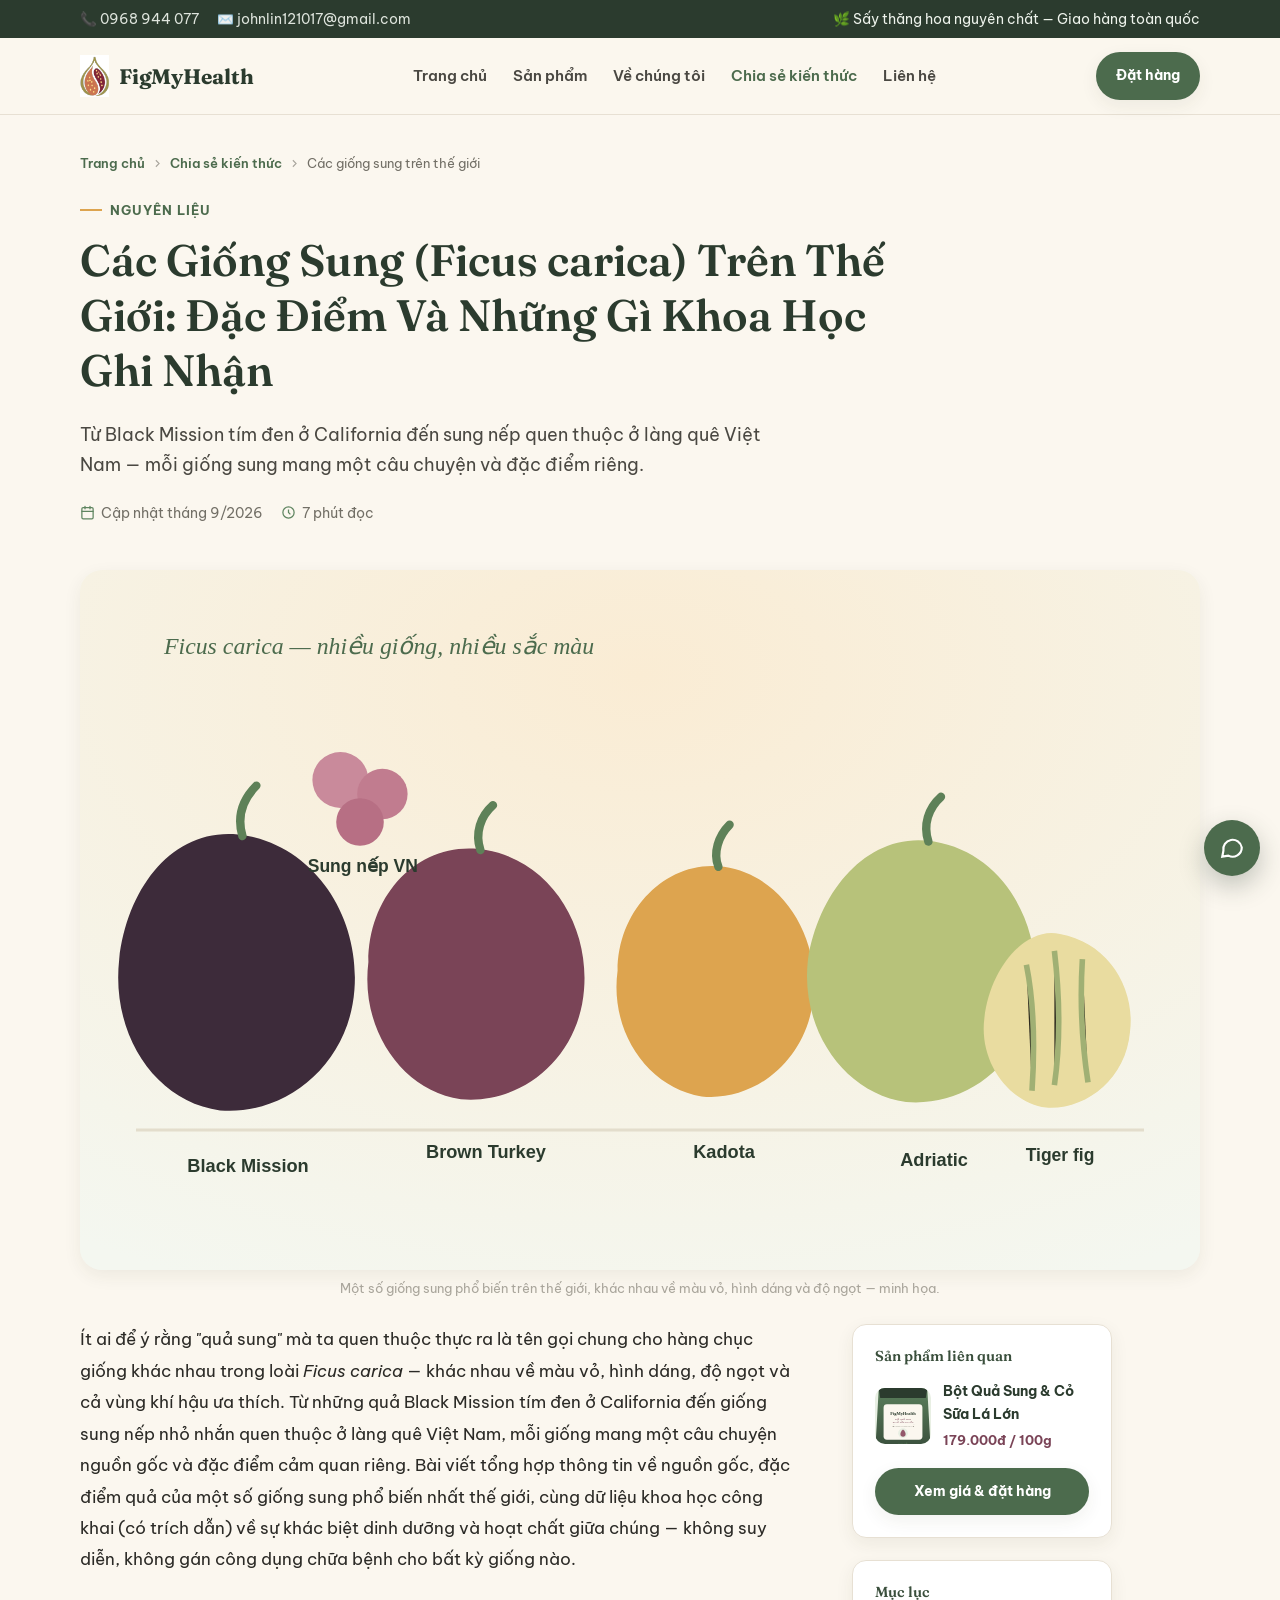
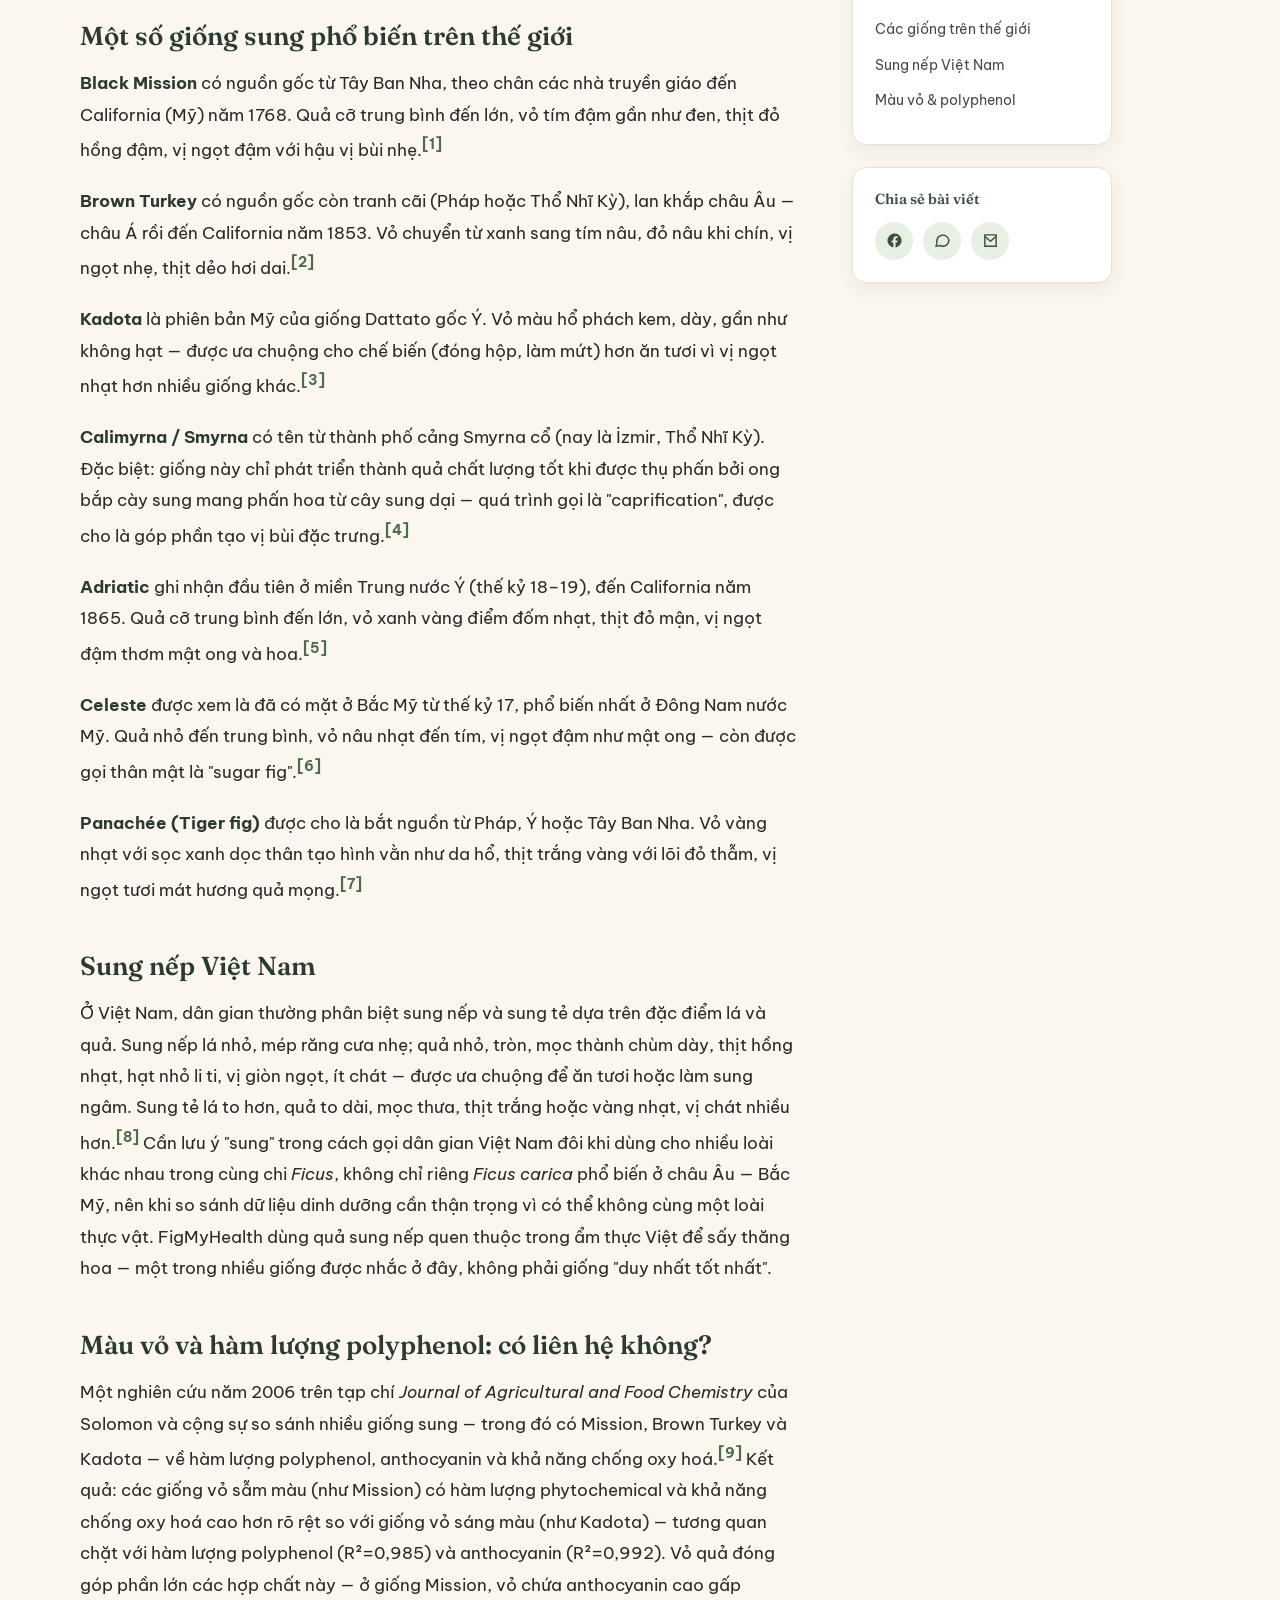
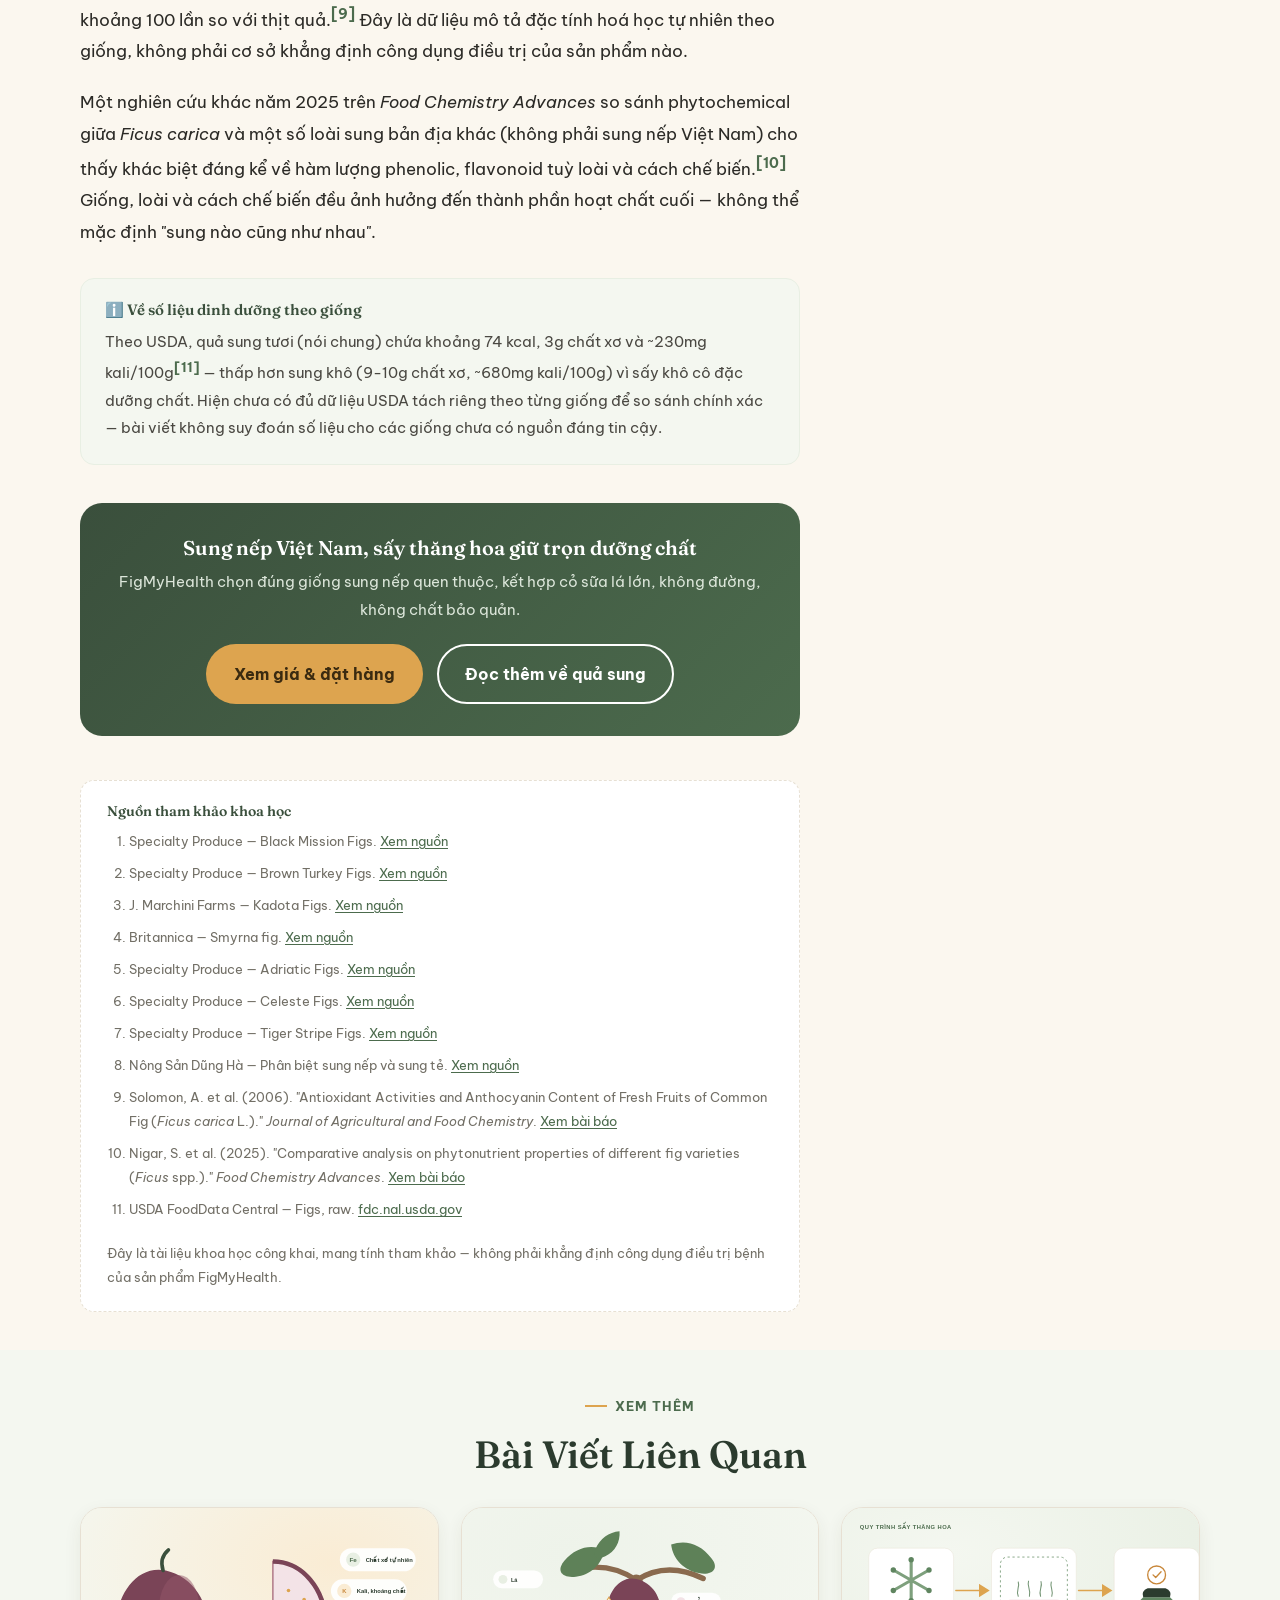
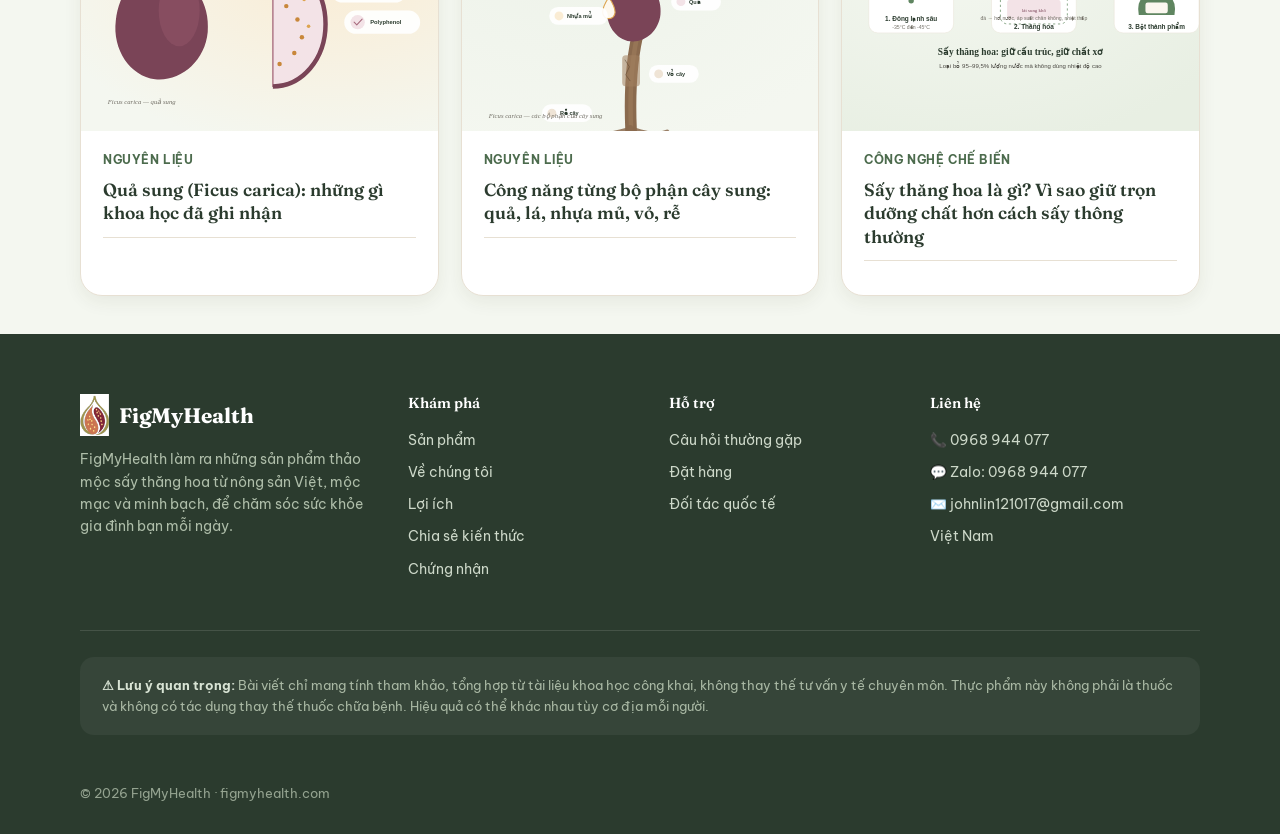
<file: blog/cac-giong-sung-tren-the-gioi.html>
<!DOCTYPE html>
<html lang="vi">
<head>
<meta charset="UTF-8">
<meta name="viewport" content="width=device-width, initial-scale=1">
<title>Các Giống Sung (Ficus carica) Trên Thế Giới Và Đặc Điểm | FigMyHealth</title>
<meta name="description" content="Black Mission, Brown Turkey, Kadota, Calimyrna, Adriatic, Celeste, sung nếp Việt Nam... Tổng hợp nguồn gốc, đặc điểm và dữ liệu khoa học về các giống sung trên thế giới.">
<meta name="theme-color" content="#3a4f3c">
<link rel="canonical" href="https://figmyhealth.com/blog/cac-giong-sung-tren-the-gioi.html">
<link rel="icon" type="image/svg+xml" href="../assets/img/favicon.svg">
<meta property="og:title" content="Các Giống Sung Trên Thế Giới | FigMyHealth">
<meta property="og:description" content="Black Mission, Brown Turkey, Kadota, Calimyrna, Adriatic, Celeste, sung nếp Việt Nam... Tổng hợp nguồn gốc, đặc điểm và dữ liệu khoa học về các giống sung trên thế giới.">
<meta property="og:type" content="article">
<meta property="og:image" content="../assets/img/blog/hero-giong-sung.svg">
<link rel="preconnect" href="https://fonts.googleapis.com">
<link rel="preconnect" href="https://fonts.gstatic.com" crossorigin>
<link href="https://fonts.googleapis.com/css2?family=Fraunces:ital,wght@0,500;0,600;0,700;1,500&family=Be+Vietnam+Pro:wght@400;500;600;700;800&display=swap" rel="stylesheet">
<link rel="stylesheet" href="../assets/css/style.css">
<script>document.documentElement.classList.add('js');</script>
<noscript><style>
  .main-nav{position:static;opacity:1;pointer-events:auto;transform:none;background:none;padding:10px 0;flex-direction:row;flex-wrap:wrap;overflow:visible;}
  .nav-toggle{display:none!important;}
  .pviews,.view-pill{display:none!important;}
</style></noscript>
</head>
<body data-article-slug="cac-giong-sung-tren-the-gioi">
<a href="#main" class="skip-link">Bỏ qua tới nội dung</a>

<div class="topbar">
  <div class="container">
    <div class="topbar-contact">
      <a href="tel:+84968944077">📞 0968 944 077</a>
      <a href="mailto:johnlin121017@gmail.com">✉️ johnlin121017@gmail.com</a>
    </div>
    <div class="topbar-tagline"><span>🌿 Sấy thăng hoa nguyên chất — Giao hàng toàn quốc</span></div>
  </div>
</div>

<header class="site-header">
  <div class="container nav-row">
    <a href="../index.html" class="brand">
      <img src="../assets/img/logo-placeholder.svg" alt="FigMyHealth logo">
      <span>FigMyHealth</span>
    </a>
    <nav class="main-nav" id="mainNav">
      <a href="../index.html">Trang chủ</a>
      <a href="../index.html#product">Sản phẩm</a>
      <a href="../index.html#about">Về chúng tôi</a>
      <a href="index.html" style="color:var(--green-700);">Chia sẻ kiến thức</a>
      <a href="../index.html#contact">Liên hệ</a>
    </nav>
    <div class="header-actions">
      <a href="../index.html#pricing" class="btn btn-primary btn-sm">Đặt hàng</a>
      <button class="nav-toggle" id="navToggle" aria-label="Mở menu" aria-expanded="false">
        <svg viewBox="0 0 24 24" fill="none" stroke="currentColor" stroke-width="2"><path d="M4 6h16M4 12h16M4 18h16" stroke-linecap="round"/></svg>
      </button>
    </div>
  </div>
</header>

<main id="main">

<section class="article-header">
  <div class="container">
    <nav class="breadcrumb" aria-label="Breadcrumb">
      <a href="../index.html">Trang chủ</a>
      <svg viewBox="0 0 24 24" fill="none" stroke="currentColor" stroke-width="2"><path d="M9 6l6 6-6 6"/></svg>
      <a href="index.html">Chia sẻ kiến thức</a>
      <svg viewBox="0 0 24 24" fill="none" stroke="currentColor" stroke-width="2"><path d="M9 6l6 6-6 6"/></svg>
      <span>Các giống sung trên thế giới</span>
    </nav>
    <div class="eyebrow">Nguyên liệu</div>
    <h1>Các Giống Sung (Ficus carica) Trên Thế Giới: Đặc Điểm Và Những Gì Khoa Học Ghi Nhận</h1>
    <p class="article-lede">Từ Black Mission tím đen ở California đến sung nếp quen thuộc ở làng quê Việt Nam — mỗi giống sung mang một câu chuyện và đặc điểm riêng.</p>
    <div class="article-meta">
      <span><svg viewBox="0 0 24 24" fill="none" stroke="currentColor" stroke-width="2"><rect x="3" y="4" width="18" height="18" rx="2"/><path d="M16 2v4M8 2v4M3 10h18" stroke-linecap="round"/></svg> Cập nhật tháng 9/2026</span>
      <span><svg viewBox="0 0 24 24" fill="none" stroke="currentColor" stroke-width="2"><circle cx="12" cy="12" r="9"/><path d="M12 7v5l3 3"/></svg> 7 phút đọc</span>
      <span class="view-pill"><svg viewBox="0 0 24 24" fill="none" stroke="currentColor" stroke-width="2"><path d="M1 12s4-7 11-7 11 7 11 7-4 7-11 7-11-7-11-7z"/><circle cx="12" cy="12" r="3"/></svg><span class="vnum" data-vslug-self="cac-giong-sung-tren-the-gioi">…</span>&nbsp;lượt xem</span>
    </div>
  </div>
</section>

<section style="padding-top:6px;">
  <div class="container">
    <figure class="article-hero-img">
      <img src="../assets/img/blog/hero-giong-sung.svg" alt="Minh họa nhiều giống sung khác nhau với màu vỏ và hình dáng đa dạng">
    </figure>
    <p class="article-hero-caption">Một số giống sung phổ biến trên thế giới, khác nhau về màu vỏ, hình dáng và độ ngọt — minh họa.</p>

    <div class="article-layout" style="margin-top:26px;">
      <div class="article-body">

        <p>Ít ai để ý rằng "quả sung" mà ta quen thuộc thực ra là tên gọi chung cho hàng chục giống khác nhau trong loài <em>Ficus carica</em> — khác nhau về màu vỏ, hình dáng, độ ngọt và cả vùng khí hậu ưa thích. Từ những quả Black Mission tím đen ở California đến giống sung nếp nhỏ nhắn quen thuộc ở làng quê Việt Nam, mỗi giống mang một câu chuyện nguồn gốc và đặc điểm cảm quan riêng. Bài viết tổng hợp thông tin về nguồn gốc, đặc điểm quả của một số giống sung phổ biến nhất thế giới, cùng dữ liệu khoa học công khai (có trích dẫn) về sự khác biệt dinh dưỡng và hoạt chất giữa chúng — không suy diễn, không gán công dụng chữa bệnh cho bất kỳ giống nào.</p>

        <h2 id="giong-tren-the-gioi">Một số giống sung phổ biến trên thế giới</h2>
        <p><strong>Black Mission</strong> có nguồn gốc từ Tây Ban Nha, theo chân các nhà truyền giáo đến California (Mỹ) năm 1768. Quả cỡ trung bình đến lớn, vỏ tím đậm gần như đen, thịt đỏ hồng đậm, vị ngọt đậm với hậu vị bùi nhẹ.<sup>[1]</sup></p>
        <p><strong>Brown Turkey</strong> có nguồn gốc còn tranh cãi (Pháp hoặc Thổ Nhĩ Kỳ), lan khắp châu Âu — châu Á rồi đến California năm 1853. Vỏ chuyển từ xanh sang tím nâu, đỏ nâu khi chín, vị ngọt nhẹ, thịt dẻo hơi dai.<sup>[2]</sup></p>
        <p><strong>Kadota</strong> là phiên bản Mỹ của giống Dattato gốc Ý. Vỏ màu hổ phách kem, dày, gần như không hạt — được ưa chuộng cho chế biến (đóng hộp, làm mứt) hơn ăn tươi vì vị ngọt nhạt hơn nhiều giống khác.<sup>[3]</sup></p>
        <p><strong>Calimyrna / Smyrna</strong> có tên từ thành phố cảng Smyrna cổ (nay là İzmir, Thổ Nhĩ Kỳ). Đặc biệt: giống này chỉ phát triển thành quả chất lượng tốt khi được thụ phấn bởi ong bắp cày sung mang phấn hoa từ cây sung dại — quá trình gọi là "caprification", được cho là góp phần tạo vị bùi đặc trưng.<sup>[4]</sup></p>
        <p><strong>Adriatic</strong> ghi nhận đầu tiên ở miền Trung nước Ý (thế kỷ 18–19), đến California năm 1865. Quả cỡ trung bình đến lớn, vỏ xanh vàng điểm đốm nhạt, thịt đỏ mận, vị ngọt đậm thơm mật ong và hoa.<sup>[5]</sup></p>
        <p><strong>Celeste</strong> được xem là đã có mặt ở Bắc Mỹ từ thế kỷ 17, phổ biến nhất ở Đông Nam nước Mỹ. Quả nhỏ đến trung bình, vỏ nâu nhạt đến tím, vị ngọt đậm như mật ong — còn được gọi thân mật là "sugar fig".<sup>[6]</sup></p>
        <p><strong>Panachée (Tiger fig)</strong> được cho là bắt nguồn từ Pháp, Ý hoặc Tây Ban Nha. Vỏ vàng nhạt với sọc xanh dọc thân tạo hình vằn như da hổ, thịt trắng vàng với lõi đỏ thẫm, vị ngọt tươi mát hương quả mọng.<sup>[7]</sup></p>

        <h2 id="sung-nep-viet-nam">Sung nếp Việt Nam</h2>
        <p>Ở Việt Nam, dân gian thường phân biệt sung nếp và sung tẻ dựa trên đặc điểm lá và quả. Sung nếp lá nhỏ, mép răng cưa nhẹ; quả nhỏ, tròn, mọc thành chùm dày, thịt hồng nhạt, hạt nhỏ li ti, vị giòn ngọt, ít chát — được ưa chuộng để ăn tươi hoặc làm sung ngâm. Sung tẻ lá to hơn, quả to dài, mọc thưa, thịt trắng hoặc vàng nhạt, vị chát nhiều hơn.<sup>[8]</sup> Cần lưu ý "sung" trong cách gọi dân gian Việt Nam đôi khi dùng cho nhiều loài khác nhau trong cùng chi <em>Ficus</em>, không chỉ riêng <em>Ficus carica</em> phổ biến ở châu Âu — Bắc Mỹ, nên khi so sánh dữ liệu dinh dưỡng cần thận trọng vì có thể không cùng một loài thực vật. FigMyHealth dùng quả sung nếp quen thuộc trong ẩm thực Việt để sấy thăng hoa — một trong nhiều giống được nhắc ở đây, không phải giống "duy nhất tốt nhất".</p>

        <h2 id="mau-vo-polyphenol">Màu vỏ và hàm lượng polyphenol: có liên hệ không?</h2>
        <p>Một nghiên cứu năm 2006 trên tạp chí <em>Journal of Agricultural and Food Chemistry</em> của Solomon và cộng sự so sánh nhiều giống sung — trong đó có Mission, Brown Turkey và Kadota — về hàm lượng polyphenol, anthocyanin và khả năng chống oxy hoá.<sup>[9]</sup> Kết quả: các giống vỏ sẫm màu (như Mission) có hàm lượng phytochemical và khả năng chống oxy hoá cao hơn rõ rệt so với giống vỏ sáng màu (như Kadota) — tương quan chặt với hàm lượng polyphenol (R²=0,985) và anthocyanin (R²=0,992). Vỏ quả đóng góp phần lớn các hợp chất này — ở giống Mission, vỏ chứa anthocyanin cao gấp khoảng 100 lần so với thịt quả.<sup>[9]</sup> Đây là dữ liệu mô tả đặc tính hoá học tự nhiên theo giống, không phải cơ sở khẳng định công dụng điều trị của sản phẩm nào.</p>
        <p>Một nghiên cứu khác năm 2025 trên <em>Food Chemistry Advances</em> so sánh phytochemical giữa <em>Ficus carica</em> và một số loài sung bản địa khác (không phải sung nếp Việt Nam) cho thấy khác biệt đáng kể về hàm lượng phenolic, flavonoid tuỳ loài và cách chế biến.<sup>[10]</sup> Giống, loài và cách chế biến đều ảnh hưởng đến thành phần hoạt chất cuối — không thể mặc định "sung nào cũng như nhau".</p>

        <div class="callout">
          <h4>ℹ️ Về số liệu dinh dưỡng theo giống</h4>
          <p>Theo USDA, quả sung tươi (nói chung) chứa khoảng 74 kcal, 3g chất xơ và ~230mg kali/100g<sup>[11]</sup> — thấp hơn sung khô (9-10g chất xơ, ~680mg kali/100g) vì sấy khô cô đặc dưỡng chất. Hiện chưa có đủ dữ liệu USDA tách riêng theo từng giống để so sánh chính xác — bài viết không suy đoán số liệu cho các giống chưa có nguồn đáng tin cậy.</p>
        </div>

        <div class="article-cta">
          <h4>Sung nếp Việt Nam, sấy thăng hoa giữ trọn dưỡng chất</h4>
          <p>FigMyHealth chọn đúng giống sung nếp quen thuộc, kết hợp cỏ sữa lá lớn, không đường, không chất bảo quản.</p>
          <a href="../index.html#pricing" class="btn btn-honey">Xem giá &amp; đặt hàng</a>
          <a href="khoa-hoc-qua-sung.html" class="btn btn-outline" style="border-color:#fff;color:#fff;">Đọc thêm về quả sung</a>
        </div>

        <div class="sources-box article-sources">
          <h4>Nguồn tham khảo khoa học</h4>
          <ol>
            <li>Specialty Produce — Black Mission Figs. <a href="https://specialtyproduce.com/produce/Black_Mission_Figs_6571.php" target="_blank" rel="noopener">Xem nguồn</a></li>
            <li>Specialty Produce — Brown Turkey Figs. <a href="https://specialtyproduce.com/produce/Brown_Turkey_Figs_6572.php" target="_blank" rel="noopener">Xem nguồn</a></li>
            <li>J. Marchini Farms — Kadota Figs. <a href="https://jmarchinifarms.com/kadota-figs" target="_blank" rel="noopener">Xem nguồn</a></li>
            <li>Britannica — Smyrna fig. <a href="https://www.britannica.com/plant/Smyrna-fig" target="_blank" rel="noopener">Xem nguồn</a></li>
            <li>Specialty Produce — Adriatic Figs. <a href="https://specialtyproduce.com/produce/Adriatic_Figs_5272.php" target="_blank" rel="noopener">Xem nguồn</a></li>
            <li>Specialty Produce — Celeste Figs. <a href="https://specialtyproduce.com/produce/Celeste_Figs_11287.php" target="_blank" rel="noopener">Xem nguồn</a></li>
            <li>Specialty Produce — Tiger Stripe Figs. <a href="https://specialtyproduce.com/produce/Tiger_Stripe_Figs_9245.php" target="_blank" rel="noopener">Xem nguồn</a></li>
            <li>Nông Sản Dũng Hà — Phân biệt sung nếp và sung tẻ. <a href="https://nongsandungha.com/sung-nep-va-sung-te/" target="_blank" rel="noopener">Xem nguồn</a></li>
            <li>Solomon, A. et al. (2006). "Antioxidant Activities and Anthocyanin Content of Fresh Fruits of Common Fig (<em>Ficus carica</em> L.)." <em>Journal of Agricultural and Food Chemistry</em>. <a href="https://pubs.acs.org/doi/10.1021/jf060497h" target="_blank" rel="noopener">Xem bài báo</a></li>
            <li>Nigar, S. et al. (2025). "Comparative analysis on phytonutrient properties of different fig varieties (<em>Ficus</em> spp.)." <em>Food Chemistry Advances</em>. <a href="https://www.sciencedirect.com/science/article/pii/S2772753X24002727" target="_blank" rel="noopener">Xem bài báo</a></li>
            <li>USDA FoodData Central — Figs, raw. <a href="https://fdc.nal.usda.gov" target="_blank" rel="noopener">fdc.nal.usda.gov</a></li>

          </ol>
          <p style="margin:10px 0 0;">Đây là tài liệu khoa học công khai, mang tính tham khảo — không phải khẳng định công dụng điều trị bệnh của sản phẩm FigMyHealth.</p>
        </div>
      </div>

      <aside class="article-side">
        <div class="side-card">
          <h4>Sản phẩm liên quan</h4>
          <div class="mini-product">
            <img src="../assets/img/pouch-mockup.svg" alt="Bột Quả Sung và Cỏ Sữa Lá Lớn FigMyHealth">
            <div><strong>Bột Quả Sung &amp; Cỏ Sữa Lá Lớn</strong><span>179.000đ / 100g</span></div>
          </div>
          <a href="../index.html#pricing" class="btn btn-primary btn-block btn-sm">Xem giá &amp; đặt hàng</a>
        </div>
        <div class="side-card">
          <h4>Mục lục</h4>
          <ul class="toc-list">
            <li><a href="#giong-tren-the-gioi">Các giống trên thế giới</a></li>
            <li><a href="#sung-nep-viet-nam">Sung nếp Việt Nam</a></li>
            <li><a href="#mau-vo-polyphenol">Màu vỏ &amp; polyphenol</a></li>

          </ul>
        </div>
        <div class="side-card">
          <h4>Chia sẻ bài viết</h4>
          <div class="share-row">
            <a href="https://www.facebook.com/sharer/sharer.php?u=https://figmyhealth.com/blog/cac-giong-sung-tren-the-gioi.html" target="_blank" rel="noopener" aria-label="Chia sẻ Facebook"><svg viewBox="0 0 24 24" fill="currentColor"><path d="M22 12a10 10 0 1 0-11.6 9.9v-7H7.9V12h2.5V9.8c0-2.5 1.5-3.9 3.8-3.9 1.1 0 2.2.2 2.2.2v2.4h-1.3c-1.2 0-1.6.8-1.6 1.6V12h2.8l-.4 2.9h-2.4v7A10 10 0 0 0 22 12z"/></svg></a>
            <a href="https://zalo.me/share?u=https://figmyhealth.com/blog/cac-giong-sung-tren-the-gioi.html" target="_blank" rel="noopener" aria-label="Chia sẻ Zalo"><svg viewBox="0 0 24 24" fill="none" stroke="currentColor" stroke-width="2"><path d="M21 11.5a8.5 8.5 0 0 1-12.36 7.56L3 20l1.06-5.4A8.5 8.5 0 1 1 21 11.5z"/></svg></a>
            <a href="mailto:?subject=Cac giong sung tren the gioi&body=https://figmyhealth.com/blog/cac-giong-sung-tren-the-gioi.html" aria-label="Gửi email"><svg viewBox="0 0 24 24" fill="none" stroke="currentColor" stroke-width="2"><path d="M4 4h16v16H4z"/><path d="M4 6l8 7 8-7"/></svg></a>
          </div>
        </div>
      </aside>
    </div>
  </div>
</section>

<section class="section-tint">
  <div class="container">
    <div class="section-head" style="margin-bottom:28px;">
      <div class="eyebrow">Xem thêm</div>
      <h2>Bài Viết Liên Quan</h2>
    </div>
    <div class="related-grid">
      <article class="post-card reveal">
        <a class="thumb" href="khoa-hoc-qua-sung.html"><img src="../assets/img/blog/hero-qua-sung.svg" alt="" loading="lazy"></a>
        <div class="pbody">
          <span class="ptag">Nguyên liệu</span>
          <h3><a href="khoa-hoc-qua-sung.html">Quả sung (Ficus carica): những gì khoa học đã ghi nhận</a></h3>
          <div class="pmeta"><span class="pviews"><svg viewBox="0 0 24 24" fill="none" stroke="currentColor" stroke-width="2"><path d="M1 12s4-7 11-7 11 7 11 7-4 7-11 7-11-7-11-7z"/><circle cx="12" cy="12" r="3"/></svg><span class="vnum" data-vslug="khoa-hoc-qua-sung"></span></span></div>
        </div>
      </article>
      <article class="post-card reveal">
        <a class="thumb" href="cong-nang-cac-bo-phan-cay-sung.html"><img src="../assets/img/blog/hero-bo-phan-cay-sung.svg" alt="" loading="lazy"></a>
        <div class="pbody">
          <span class="ptag">Nguyên liệu</span>
          <h3><a href="cong-nang-cac-bo-phan-cay-sung.html">Công năng từng bộ phận cây sung: quả, lá, nhựa mủ, vỏ, rễ</a></h3>
          <div class="pmeta"><span class="pviews"><svg viewBox="0 0 24 24" fill="none" stroke="currentColor" stroke-width="2"><path d="M1 12s4-7 11-7 11 7 11 7-4 7-11 7-11-7-11-7z"/><circle cx="12" cy="12" r="3"/></svg><span class="vnum" data-vslug="cong-nang-cac-bo-phan-cay-sung"></span></span></div>
        </div>
      </article>
      <article class="post-card reveal">
        <a class="thumb" href="say-thang-hoa-la-gi.html"><img src="../assets/img/blog/hero-say-thang-hoa.svg" alt="" loading="lazy"></a>
        <div class="pbody">
          <span class="ptag">Công nghệ chế biến</span>
          <h3><a href="say-thang-hoa-la-gi.html">Sấy thăng hoa là gì? Vì sao giữ trọn dưỡng chất hơn cách sấy thông thường</a></h3>
          <div class="pmeta"><span class="pviews"><svg viewBox="0 0 24 24" fill="none" stroke="currentColor" stroke-width="2"><path d="M1 12s4-7 11-7 11 7 11 7-4 7-11 7-11-7-11-7z"/><circle cx="12" cy="12" r="3"/></svg><span class="vnum" data-vslug="say-thang-hoa-la-gi"></span></span></div>
        </div>
      </article>
    </div>
  </div>
</section>

</main>

<footer>
  <div class="container">
    <div class="footer-grid">
      <div class="footer-brand">
        <a href="../index.html" class="brand"><img src="../assets/img/logo-placeholder.svg" alt="FigMyHealth"><span>FigMyHealth</span></a>
        <p>FigMyHealth làm ra những sản phẩm thảo mộc sấy thăng hoa từ nông sản Việt, mộc mạc và minh bạch, để chăm sóc sức khỏe gia đình bạn mỗi ngày.</p>
      </div>
      <div>
        <h4>Khám phá</h4>
        <ul>
          <li><a href="../index.html#product">Sản phẩm</a></li>
          <li><a href="../index.html#about">Về chúng tôi</a></li>
          <li><a href="../index.html#benefits">Lợi ích</a></li>
          <li><a href="index.html">Chia sẻ kiến thức</a></li>
          <li><a href="../index.html#certs">Chứng nhận</a></li>
        </ul>
      </div>
      <div>
        <h4>Hỗ trợ</h4>
        <ul>
          <li><a href="../index.html#faq">Câu hỏi thường gặp</a></li>
          <li><a href="../index.html#pricing">Đặt hàng</a></li>
          <li><a href="../index.html#wholesale">Đối tác quốc tế</a></li>
        </ul>
      </div>
      <div>
        <h4>Liên hệ</h4>
        <ul>
          <li><a href="tel:+84968944077">📞 0968 944 077</a></li>
          <li><a href="https://zalo.me/0968944077" target="_blank" rel="noopener">💬 Zalo: 0968 944 077</a></li>
          <li><a href="mailto:johnlin121017@gmail.com">✉️ johnlin121017@gmail.com</a></li>
          <li><span>Việt Nam</span></li>
        </ul>
      </div>
    </div>
    <div class="disclaimer-box">
      <strong>⚠ Lưu ý quan trọng:</strong> Bài viết chỉ mang tính tham khảo, tổng hợp từ tài liệu khoa học công khai, không thay thế tư vấn y tế chuyên môn. Thực phẩm này không phải là thuốc và không có tác dụng thay thế thuốc chữa bệnh. Hiệu quả có thể khác nhau tùy cơ địa mỗi người.
    </div>
    <div class="footer-bottom">
      <span id="footerYear">© 2026 FigMyHealth · figmyhealth.com</span>
    </div>
  </div>
</footer>

<div class="mobile-bar">
  <div class="row">
    <a href="tel:+84968944077">
      <svg viewBox="0 0 24 24" fill="none" stroke="currentColor" stroke-width="2"><path d="M22 16.9v3a2 2 0 0 1-2.2 2 19.8 19.8 0 0 1-8.6-3.1 19.5 19.5 0 0 1-6-6A19.8 19.8 0 0 1 2.1 4.2 2 2 0 0 1 4.1 2h3a2 2 0 0 1 2 1.7c.1 1 .3 2 .6 2.9a2 2 0 0 1-.5 2.1L8 9.9a16 16 0 0 0 6 6l1.2-1.2a2 2 0 0 1 2.1-.5c.9.3 1.9.5 2.9.6a2 2 0 0 1 1.8 2.1z"/></svg>
      <span>Gọi ngay</span>
    </a>
    <a href="https://zalo.me/0968944077" target="_blank" rel="noopener">
      <svg viewBox="0 0 24 24" fill="none" stroke="currentColor" stroke-width="2"><path d="M21 11.5a8.5 8.5 0 0 1-12.36 7.56L3 20l1.06-5.4A8.5 8.5 0 1 1 21 11.5z"/></svg>
      <span>Zalo</span>
    </a>
    <a href="../index.html#pricing">
      <svg viewBox="0 0 24 24" fill="none" stroke="currentColor" stroke-width="2"><path d="M6 6h15l-1.5 9h-12z"/><circle cx="9" cy="20" r="1"/><circle cx="18" cy="20" r="1"/></svg>
      <span>Đặt mua ngay</span>
    </a>
  </div>
</div>

<script src="../assets/js/main.js"></script>
<script src="../assets/js/blog.js"></script>
<script src="../assets/js/chatbot.js"></script>
</body>
</html>
</file>
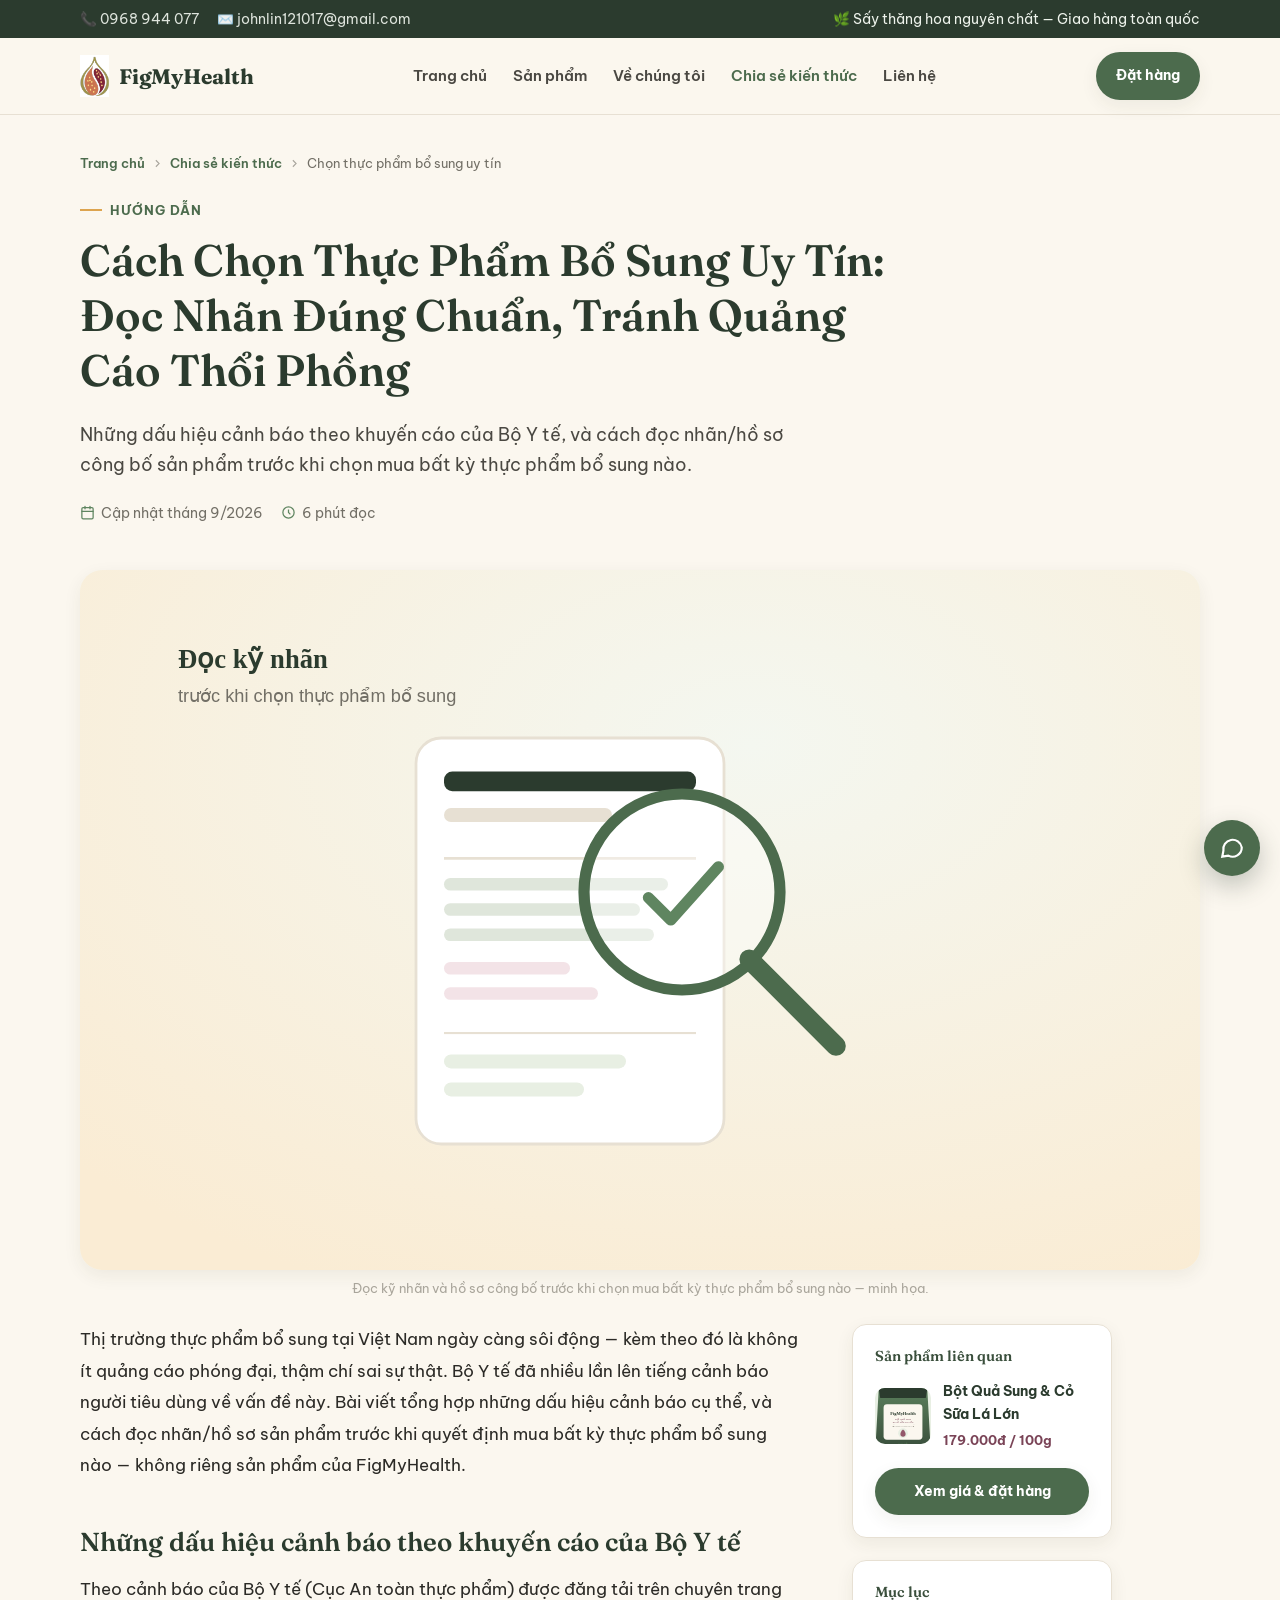
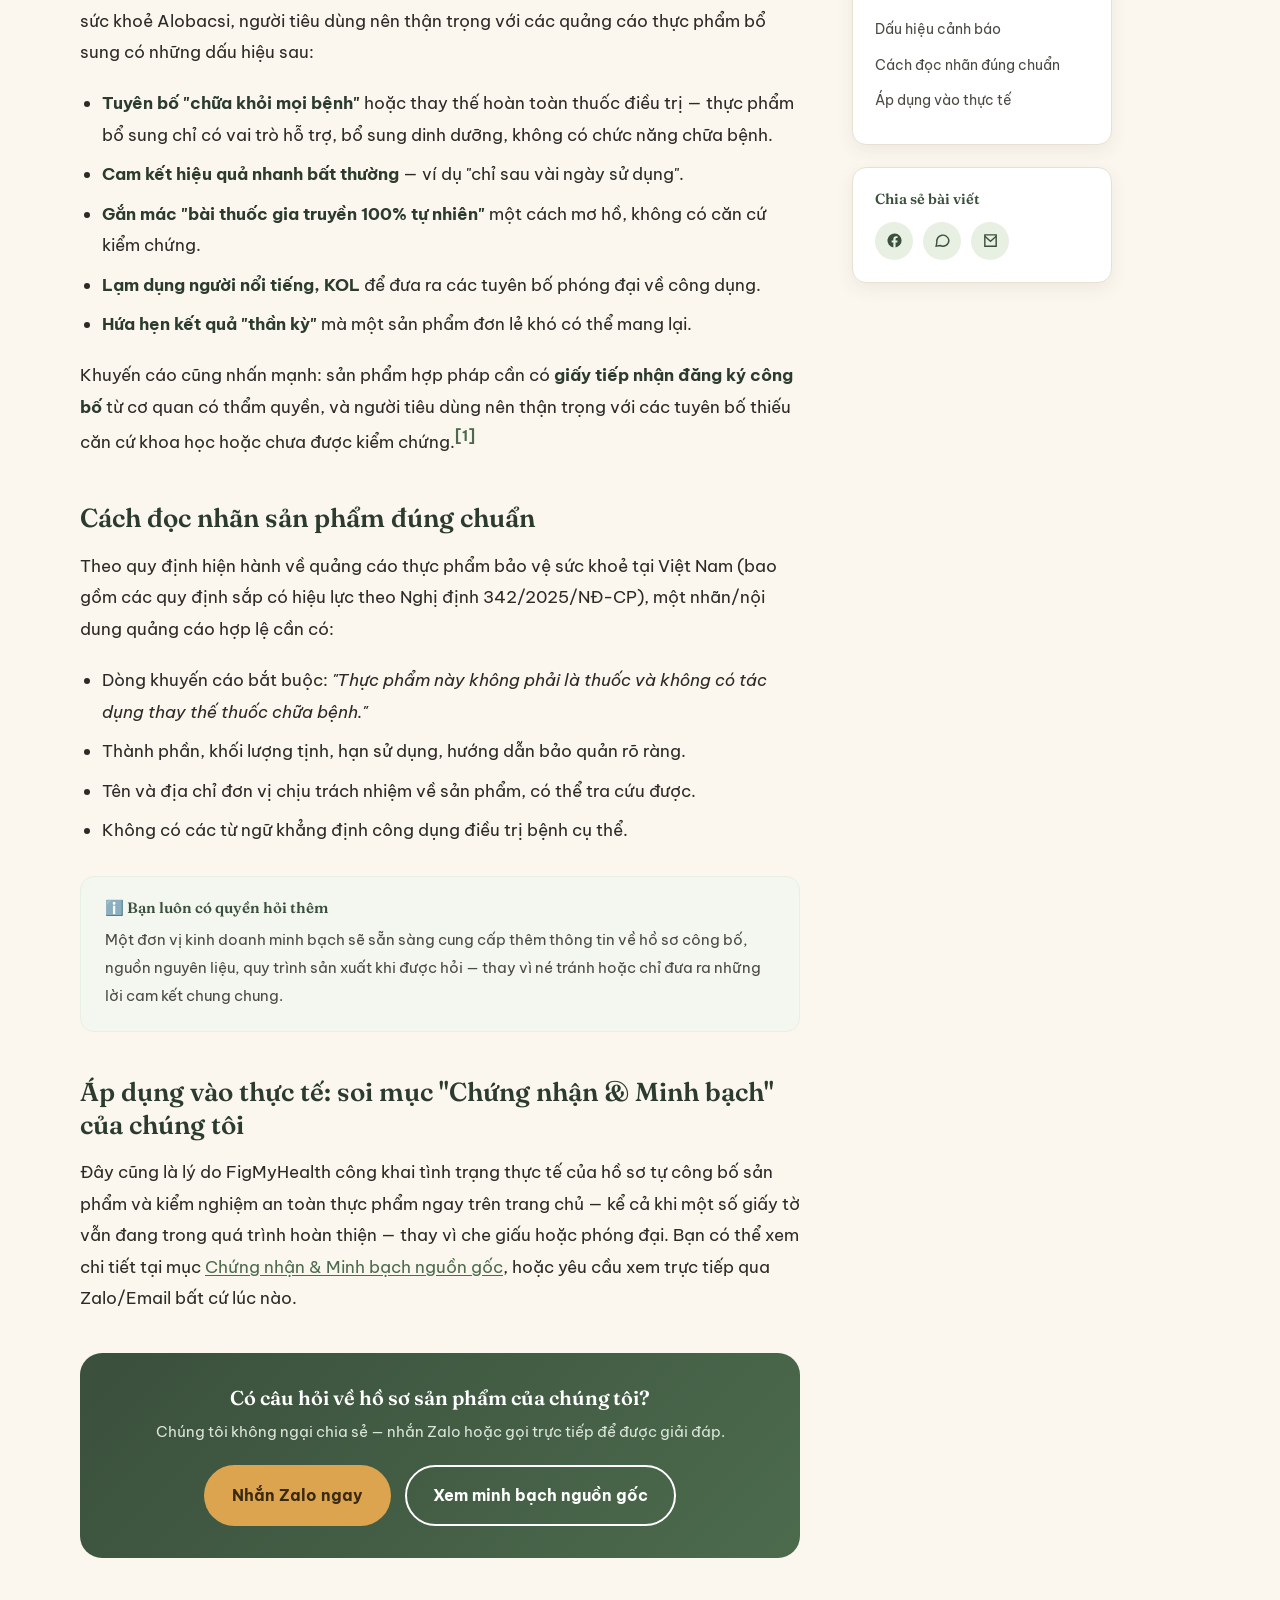
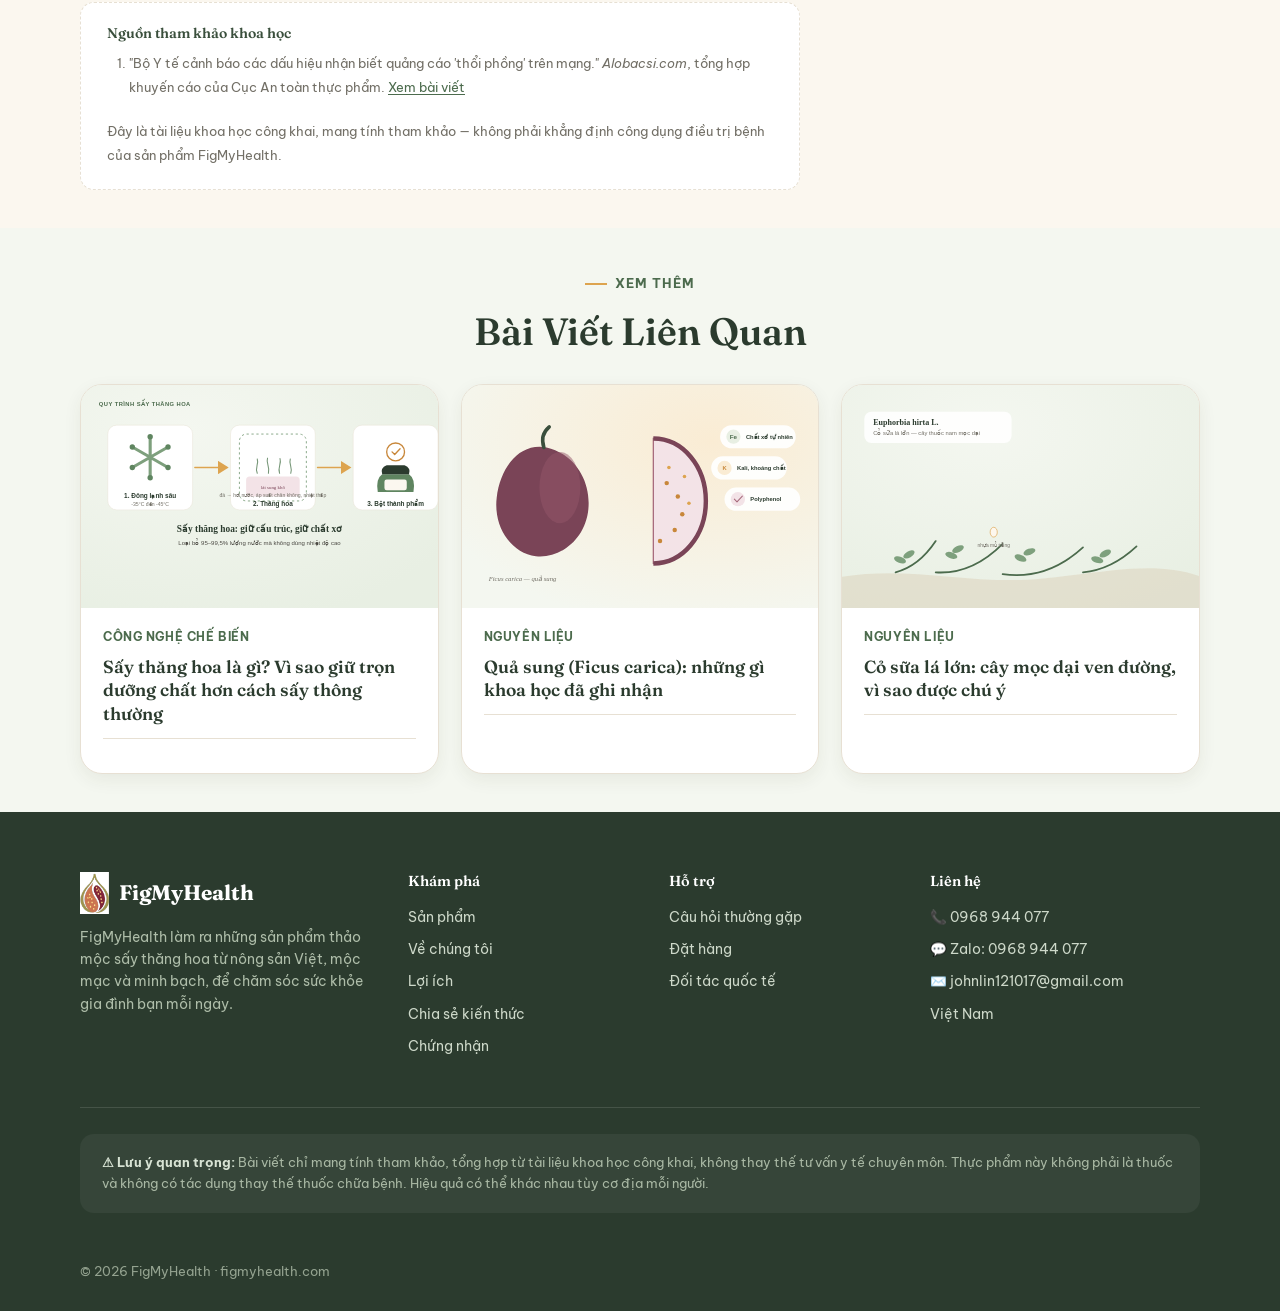
<file: blog/cach-chon-thuc-pham-bo-sung-uy-tin.html>
<!DOCTYPE html>
<html lang="vi">
<head>
<meta charset="UTF-8">
<meta name="viewport" content="width=device-width, initial-scale=1">
<title>Cách Chọn Thực Phẩm Bổ Sung Uy Tín, Đọc Nhãn Đúng Chuẩn | FigMyHealth</title>
<meta name="description" content="Cách chọn thực phẩm bổ sung uy tín: nhận biết dấu hiệu quảng cáo thổi phồng theo khuyến cáo của Bộ Y tế, đọc nhãn và hồ sơ công bố sản phẩm đúng chuẩn.">
<meta name="theme-color" content="#3a4f3c">
<link rel="canonical" href="https://figmyhealth.com/blog/cach-chon-thuc-pham-bo-sung-uy-tin.html">
<link rel="icon" type="image/svg+xml" href="../assets/img/favicon.svg">
<meta property="og:title" content="Cách Chọn Thực Phẩm Bổ Sung Uy Tín | FigMyHealth">
<meta property="og:description" content="Cách chọn thực phẩm bổ sung uy tín: nhận biết dấu hiệu quảng cáo thổi phồng theo khuyến cáo của Bộ Y tế, đọc nhãn và hồ sơ công bố sản phẩm đúng chuẩn.">
<meta property="og:type" content="article">
<meta property="og:image" content="../assets/img/blog/hero-chon-mua.svg">
<link rel="preconnect" href="https://fonts.googleapis.com">
<link rel="preconnect" href="https://fonts.gstatic.com" crossorigin>
<link href="https://fonts.googleapis.com/css2?family=Fraunces:ital,wght@0,500;0,600;0,700;1,500&family=Be+Vietnam+Pro:wght@400;500;600;700;800&display=swap" rel="stylesheet">
<link rel="stylesheet" href="../assets/css/style.css">
<script>document.documentElement.classList.add('js');</script>
<noscript><style>
  .main-nav{position:static;opacity:1;pointer-events:auto;transform:none;background:none;padding:10px 0;flex-direction:row;flex-wrap:wrap;overflow:visible;}
  .nav-toggle{display:none!important;}
  .pviews,.view-pill{display:none!important;}
</style></noscript>
</head>
<body data-article-slug="cach-chon-thuc-pham-bo-sung-uy-tin">
<a href="#main" class="skip-link">Bỏ qua tới nội dung</a>

<div class="topbar">
  <div class="container">
    <div class="topbar-contact">
      <a href="tel:+84968944077">📞 0968 944 077</a>
      <a href="mailto:johnlin121017@gmail.com">✉️ johnlin121017@gmail.com</a>
    </div>
    <div class="topbar-tagline"><span>🌿 Sấy thăng hoa nguyên chất — Giao hàng toàn quốc</span></div>
  </div>
</div>

<header class="site-header">
  <div class="container nav-row">
    <a href="../index.html" class="brand">
      <img src="../assets/img/logo-placeholder.svg" alt="FigMyHealth logo">
      <span>FigMyHealth</span>
    </a>
    <nav class="main-nav" id="mainNav">
      <a href="../index.html">Trang chủ</a>
      <a href="../index.html#product">Sản phẩm</a>
      <a href="../index.html#about">Về chúng tôi</a>
      <a href="index.html" style="color:var(--green-700);">Chia sẻ kiến thức</a>
      <a href="../index.html#contact">Liên hệ</a>
    </nav>
    <div class="header-actions">
      <a href="../index.html#pricing" class="btn btn-primary btn-sm">Đặt hàng</a>
      <button class="nav-toggle" id="navToggle" aria-label="Mở menu" aria-expanded="false">
        <svg viewBox="0 0 24 24" fill="none" stroke="currentColor" stroke-width="2"><path d="M4 6h16M4 12h16M4 18h16" stroke-linecap="round"/></svg>
      </button>
    </div>
  </div>
</header>

<main id="main">

<section class="article-header">
  <div class="container">
    <nav class="breadcrumb" aria-label="Breadcrumb">
      <a href="../index.html">Trang chủ</a>
      <svg viewBox="0 0 24 24" fill="none" stroke="currentColor" stroke-width="2"><path d="M9 6l6 6-6 6"/></svg>
      <a href="index.html">Chia sẻ kiến thức</a>
      <svg viewBox="0 0 24 24" fill="none" stroke="currentColor" stroke-width="2"><path d="M9 6l6 6-6 6"/></svg>
      <span>Chọn thực phẩm bổ sung uy tín</span>
    </nav>
    <div class="eyebrow">Hướng dẫn</div>
    <h1>Cách Chọn Thực Phẩm Bổ Sung Uy Tín: Đọc Nhãn Đúng Chuẩn, Tránh Quảng Cáo Thổi Phồng</h1>
    <p class="article-lede">Những dấu hiệu cảnh báo theo khuyến cáo của Bộ Y tế, và cách đọc nhãn/hồ sơ công bố sản phẩm trước khi chọn mua bất kỳ thực phẩm bổ sung nào.</p>
    <div class="article-meta">
      <span><svg viewBox="0 0 24 24" fill="none" stroke="currentColor" stroke-width="2"><rect x="3" y="4" width="18" height="18" rx="2"/><path d="M16 2v4M8 2v4M3 10h18" stroke-linecap="round"/></svg> Cập nhật tháng 9/2026</span>
      <span><svg viewBox="0 0 24 24" fill="none" stroke="currentColor" stroke-width="2"><circle cx="12" cy="12" r="9"/><path d="M12 7v5l3 3"/></svg> 6 phút đọc</span>
      <span class="view-pill"><svg viewBox="0 0 24 24" fill="none" stroke="currentColor" stroke-width="2"><path d="M1 12s4-7 11-7 11 7 11 7-4 7-11 7-11-7-11-7z"/><circle cx="12" cy="12" r="3"/></svg><span class="vnum" data-vslug-self="cach-chon-thuc-pham-bo-sung-uy-tin">…</span>&nbsp;lượt xem</span>
    </div>
  </div>
</section>

<section style="padding-top:6px;">
  <div class="container">
    <figure class="article-hero-img">
      <img src="../assets/img/blog/hero-chon-mua.svg" alt="Minh họa kính lúp soi nhãn sản phẩm thực phẩm bổ sung cùng dấu tích kiểm tra">
    </figure>
    <p class="article-hero-caption">Đọc kỹ nhãn và hồ sơ công bố trước khi chọn mua bất kỳ thực phẩm bổ sung nào — minh họa.</p>

    <div class="article-layout" style="margin-top:26px;">
      <div class="article-body">

        <p>Thị trường thực phẩm bổ sung tại Việt Nam ngày càng sôi động — kèm theo đó là không ít quảng cáo phóng đại, thậm chí sai sự thật. Bộ Y tế đã nhiều lần lên tiếng cảnh báo người tiêu dùng về vấn đề này. Bài viết tổng hợp những dấu hiệu cảnh báo cụ thể, và cách đọc nhãn/hồ sơ sản phẩm trước khi quyết định mua bất kỳ thực phẩm bổ sung nào — không riêng sản phẩm của FigMyHealth.</p>

        <h2 id="dau-hieu-canh-bao">Những dấu hiệu cảnh báo theo khuyến cáo của Bộ Y tế</h2>
        <p>Theo cảnh báo của Bộ Y tế (Cục An toàn thực phẩm) được đăng tải trên chuyên trang sức khoẻ Alobacsi, người tiêu dùng nên thận trọng với các quảng cáo thực phẩm bổ sung có những dấu hiệu sau:</p>
        <ul>
          <li><strong>Tuyên bố "chữa khỏi mọi bệnh"</strong> hoặc thay thế hoàn toàn thuốc điều trị — thực phẩm bổ sung chỉ có vai trò hỗ trợ, bổ sung dinh dưỡng, không có chức năng chữa bệnh.</li>
          <li><strong>Cam kết hiệu quả nhanh bất thường</strong> — ví dụ "chỉ sau vài ngày sử dụng".</li>
          <li><strong>Gắn mác "bài thuốc gia truyền 100% tự nhiên"</strong> một cách mơ hồ, không có căn cứ kiểm chứng.</li>
          <li><strong>Lạm dụng người nổi tiếng, KOL</strong> để đưa ra các tuyên bố phóng đại về công dụng.</li>
          <li><strong>Hứa hẹn kết quả "thần kỳ"</strong> mà một sản phẩm đơn lẻ khó có thể mang lại.</li>
        </ul>
        <p>Khuyến cáo cũng nhấn mạnh: sản phẩm hợp pháp cần có <strong>giấy tiếp nhận đăng ký công bố</strong> từ cơ quan có thẩm quyền, và người tiêu dùng nên thận trọng với các tuyên bố thiếu căn cứ khoa học hoặc chưa được kiểm chứng.<sup>[1]</sup></p>

        <h2 id="doc-nhan">Cách đọc nhãn sản phẩm đúng chuẩn</h2>
        <p>Theo quy định hiện hành về quảng cáo thực phẩm bảo vệ sức khoẻ tại Việt Nam (bao gồm các quy định sắp có hiệu lực theo Nghị định 342/2025/NĐ-CP), một nhãn/nội dung quảng cáo hợp lệ cần có:</p>
        <ul>
          <li>Dòng khuyến cáo bắt buộc: <em>"Thực phẩm này không phải là thuốc và không có tác dụng thay thế thuốc chữa bệnh."</em></li>
          <li>Thành phần, khối lượng tịnh, hạn sử dụng, hướng dẫn bảo quản rõ ràng.</li>
          <li>Tên và địa chỉ đơn vị chịu trách nhiệm về sản phẩm, có thể tra cứu được.</li>
          <li>Không có các từ ngữ khẳng định công dụng điều trị bệnh cụ thể.</li>
        </ul>

        <div class="callout">
          <h4>ℹ️ Bạn luôn có quyền hỏi thêm</h4>
          <p>Một đơn vị kinh doanh minh bạch sẽ sẵn sàng cung cấp thêm thông tin về hồ sơ công bố, nguồn nguyên liệu, quy trình sản xuất khi được hỏi — thay vì né tránh hoặc chỉ đưa ra những lời cam kết chung chung.</p>
        </div>

        <h2 id="ap-dung">Áp dụng vào thực tế: soi mục "Chứng nhận &amp; Minh bạch" của chúng tôi</h2>
        <p>Đây cũng là lý do FigMyHealth công khai tình trạng thực tế của hồ sơ tự công bố sản phẩm và kiểm nghiệm an toàn thực phẩm ngay trên trang chủ — kể cả khi một số giấy tờ vẫn đang trong quá trình hoàn thiện — thay vì che giấu hoặc phóng đại. Bạn có thể xem chi tiết tại mục <a href="../index.html#certs">Chứng nhận &amp; Minh bạch nguồn gốc</a>, hoặc yêu cầu xem trực tiếp qua Zalo/Email bất cứ lúc nào.</p>

        <div class="article-cta">
          <h4>Có câu hỏi về hồ sơ sản phẩm của chúng tôi?</h4>
          <p>Chúng tôi không ngại chia sẻ — nhắn Zalo hoặc gọi trực tiếp để được giải đáp.</p>
          <a href="https://zalo.me/0968944077" target="_blank" rel="noopener" class="btn btn-honey">Nhắn Zalo ngay</a>
          <a href="../index.html#certs" class="btn btn-outline" style="border-color:#fff;color:#fff;">Xem minh bạch nguồn gốc</a>
        </div>

        <div class="sources-box article-sources">
          <h4>Nguồn tham khảo khoa học</h4>
          <ol>
            <li>"Bộ Y tế cảnh báo các dấu hiệu nhận biết quảng cáo 'thổi phồng' trên mạng." <em>Alobacsi.com</em>, tổng hợp khuyến cáo của Cục An toàn thực phẩm. <a href="https://alobacsi.com/bo-y-te-canh-bao-cac-dau-hieu-nhan-biet-quang-cao-thoi-phong-tren-mang.html" target="_blank" rel="noopener">Xem bài viết</a></li>

          </ol>
          <p style="margin:10px 0 0;">Đây là tài liệu khoa học công khai, mang tính tham khảo — không phải khẳng định công dụng điều trị bệnh của sản phẩm FigMyHealth.</p>
        </div>
      </div>

      <aside class="article-side">
        <div class="side-card">
          <h4>Sản phẩm liên quan</h4>
          <div class="mini-product">
            <img src="../assets/img/pouch-mockup.svg" alt="Bột Quả Sung và Cỏ Sữa Lá Lớn FigMyHealth">
            <div><strong>Bột Quả Sung &amp; Cỏ Sữa Lá Lớn</strong><span>179.000đ / 100g</span></div>
          </div>
          <a href="../index.html#pricing" class="btn btn-primary btn-block btn-sm">Xem giá &amp; đặt hàng</a>
        </div>
        <div class="side-card">
          <h4>Mục lục</h4>
          <ul class="toc-list">
            <li><a href="#dau-hieu-canh-bao">Dấu hiệu cảnh báo</a></li>
            <li><a href="#doc-nhan">Cách đọc nhãn đúng chuẩn</a></li>
            <li><a href="#ap-dung">Áp dụng vào thực tế</a></li>

          </ul>
        </div>
        <div class="side-card">
          <h4>Chia sẻ bài viết</h4>
          <div class="share-row">
            <a href="https://www.facebook.com/sharer/sharer.php?u=https://figmyhealth.com/blog/cach-chon-thuc-pham-bo-sung-uy-tin.html" target="_blank" rel="noopener" aria-label="Chia sẻ Facebook"><svg viewBox="0 0 24 24" fill="currentColor"><path d="M22 12a10 10 0 1 0-11.6 9.9v-7H7.9V12h2.5V9.8c0-2.5 1.5-3.9 3.8-3.9 1.1 0 2.2.2 2.2.2v2.4h-1.3c-1.2 0-1.6.8-1.6 1.6V12h2.8l-.4 2.9h-2.4v7A10 10 0 0 0 22 12z"/></svg></a>
            <a href="https://zalo.me/share?u=https://figmyhealth.com/blog/cach-chon-thuc-pham-bo-sung-uy-tin.html" target="_blank" rel="noopener" aria-label="Chia sẻ Zalo"><svg viewBox="0 0 24 24" fill="none" stroke="currentColor" stroke-width="2"><path d="M21 11.5a8.5 8.5 0 0 1-12.36 7.56L3 20l1.06-5.4A8.5 8.5 0 1 1 21 11.5z"/></svg></a>
            <a href="mailto:?subject=Cach chon thuc pham bo sung uy tin&body=https://figmyhealth.com/blog/cach-chon-thuc-pham-bo-sung-uy-tin.html" aria-label="Gửi email"><svg viewBox="0 0 24 24" fill="none" stroke="currentColor" stroke-width="2"><path d="M4 4h16v16H4z"/><path d="M4 6l8 7 8-7"/></svg></a>
          </div>
        </div>
      </aside>
    </div>
  </div>
</section>

<section class="section-tint">
  <div class="container">
    <div class="section-head" style="margin-bottom:28px;">
      <div class="eyebrow">Xem thêm</div>
      <h2>Bài Viết Liên Quan</h2>
    </div>
    <div class="related-grid">
      <article class="post-card reveal">
        <a class="thumb" href="say-thang-hoa-la-gi.html"><img src="../assets/img/blog/hero-say-thang-hoa.svg" alt="" loading="lazy"></a>
        <div class="pbody">
          <span class="ptag">Công nghệ chế biến</span>
          <h3><a href="say-thang-hoa-la-gi.html">Sấy thăng hoa là gì? Vì sao giữ trọn dưỡng chất hơn cách sấy thông thường</a></h3>
          <div class="pmeta"><span class="pviews"><svg viewBox="0 0 24 24" fill="none" stroke="currentColor" stroke-width="2"><path d="M1 12s4-7 11-7 11 7 11 7-4 7-11 7-11-7-11-7z"/><circle cx="12" cy="12" r="3"/></svg><span class="vnum" data-vslug="say-thang-hoa-la-gi"></span></span></div>
        </div>
      </article>
      <article class="post-card reveal">
        <a class="thumb" href="khoa-hoc-qua-sung.html"><img src="../assets/img/blog/hero-qua-sung.svg" alt="" loading="lazy"></a>
        <div class="pbody">
          <span class="ptag">Nguyên liệu</span>
          <h3><a href="khoa-hoc-qua-sung.html">Quả sung (Ficus carica): những gì khoa học đã ghi nhận</a></h3>
          <div class="pmeta"><span class="pviews"><svg viewBox="0 0 24 24" fill="none" stroke="currentColor" stroke-width="2"><path d="M1 12s4-7 11-7 11 7 11 7-4 7-11 7-11-7-11-7z"/><circle cx="12" cy="12" r="3"/></svg><span class="vnum" data-vslug="khoa-hoc-qua-sung"></span></span></div>
        </div>
      </article>
      <article class="post-card reveal">
        <a class="thumb" href="co-sua-la-lon-cay-thuoc-nam.html"><img src="../assets/img/blog/hero-co-sua.svg" alt="" loading="lazy"></a>
        <div class="pbody">
          <span class="ptag">Nguyên liệu</span>
          <h3><a href="co-sua-la-lon-cay-thuoc-nam.html">Cỏ sữa lá lớn: cây mọc dại ven đường, vì sao được chú ý</a></h3>
          <div class="pmeta"><span class="pviews"><svg viewBox="0 0 24 24" fill="none" stroke="currentColor" stroke-width="2"><path d="M1 12s4-7 11-7 11 7 11 7-4 7-11 7-11-7-11-7z"/><circle cx="12" cy="12" r="3"/></svg><span class="vnum" data-vslug="co-sua-la-lon-cay-thuoc-nam"></span></span></div>
        </div>
      </article>
    </div>
  </div>
</section>

</main>

<footer>
  <div class="container">
    <div class="footer-grid">
      <div class="footer-brand">
        <a href="../index.html" class="brand"><img src="../assets/img/logo-placeholder.svg" alt="FigMyHealth"><span>FigMyHealth</span></a>
        <p>FigMyHealth làm ra những sản phẩm thảo mộc sấy thăng hoa từ nông sản Việt, mộc mạc và minh bạch, để chăm sóc sức khỏe gia đình bạn mỗi ngày.</p>
      </div>
      <div>
        <h4>Khám phá</h4>
        <ul>
          <li><a href="../index.html#product">Sản phẩm</a></li>
          <li><a href="../index.html#about">Về chúng tôi</a></li>
          <li><a href="../index.html#benefits">Lợi ích</a></li>
          <li><a href="index.html">Chia sẻ kiến thức</a></li>
          <li><a href="../index.html#certs">Chứng nhận</a></li>
        </ul>
      </div>
      <div>
        <h4>Hỗ trợ</h4>
        <ul>
          <li><a href="../index.html#faq">Câu hỏi thường gặp</a></li>
          <li><a href="../index.html#pricing">Đặt hàng</a></li>
          <li><a href="../index.html#wholesale">Đối tác quốc tế</a></li>
        </ul>
      </div>
      <div>
        <h4>Liên hệ</h4>
        <ul>
          <li><a href="tel:+84968944077">📞 0968 944 077</a></li>
          <li><a href="https://zalo.me/0968944077" target="_blank" rel="noopener">💬 Zalo: 0968 944 077</a></li>
          <li><a href="mailto:johnlin121017@gmail.com">✉️ johnlin121017@gmail.com</a></li>
          <li><span>Việt Nam</span></li>
        </ul>
      </div>
    </div>
    <div class="disclaimer-box">
      <strong>⚠ Lưu ý quan trọng:</strong> Bài viết chỉ mang tính tham khảo, tổng hợp từ tài liệu khoa học công khai, không thay thế tư vấn y tế chuyên môn. Thực phẩm này không phải là thuốc và không có tác dụng thay thế thuốc chữa bệnh. Hiệu quả có thể khác nhau tùy cơ địa mỗi người.
    </div>
    <div class="footer-bottom">
      <span id="footerYear">© 2026 FigMyHealth · figmyhealth.com</span>
    </div>
  </div>
</footer>

<div class="mobile-bar">
  <div class="row">
    <a href="tel:+84968944077">
      <svg viewBox="0 0 24 24" fill="none" stroke="currentColor" stroke-width="2"><path d="M22 16.9v3a2 2 0 0 1-2.2 2 19.8 19.8 0 0 1-8.6-3.1 19.5 19.5 0 0 1-6-6A19.8 19.8 0 0 1 2.1 4.2 2 2 0 0 1 4.1 2h3a2 2 0 0 1 2 1.7c.1 1 .3 2 .6 2.9a2 2 0 0 1-.5 2.1L8 9.9a16 16 0 0 0 6 6l1.2-1.2a2 2 0 0 1 2.1-.5c.9.3 1.9.5 2.9.6a2 2 0 0 1 1.8 2.1z"/></svg>
      <span>Gọi ngay</span>
    </a>
    <a href="https://zalo.me/0968944077" target="_blank" rel="noopener">
      <svg viewBox="0 0 24 24" fill="none" stroke="currentColor" stroke-width="2"><path d="M21 11.5a8.5 8.5 0 0 1-12.36 7.56L3 20l1.06-5.4A8.5 8.5 0 1 1 21 11.5z"/></svg>
      <span>Zalo</span>
    </a>
    <a href="../index.html#pricing">
      <svg viewBox="0 0 24 24" fill="none" stroke="currentColor" stroke-width="2"><path d="M6 6h15l-1.5 9h-12z"/><circle cx="9" cy="20" r="1"/><circle cx="18" cy="20" r="1"/></svg>
      <span>Đặt mua ngay</span>
    </a>
  </div>
</div>

<script src="../assets/js/main.js"></script>
<script src="../assets/js/blog.js"></script>
<script src="../assets/js/chatbot.js"></script>
</body>
</html>
</file>
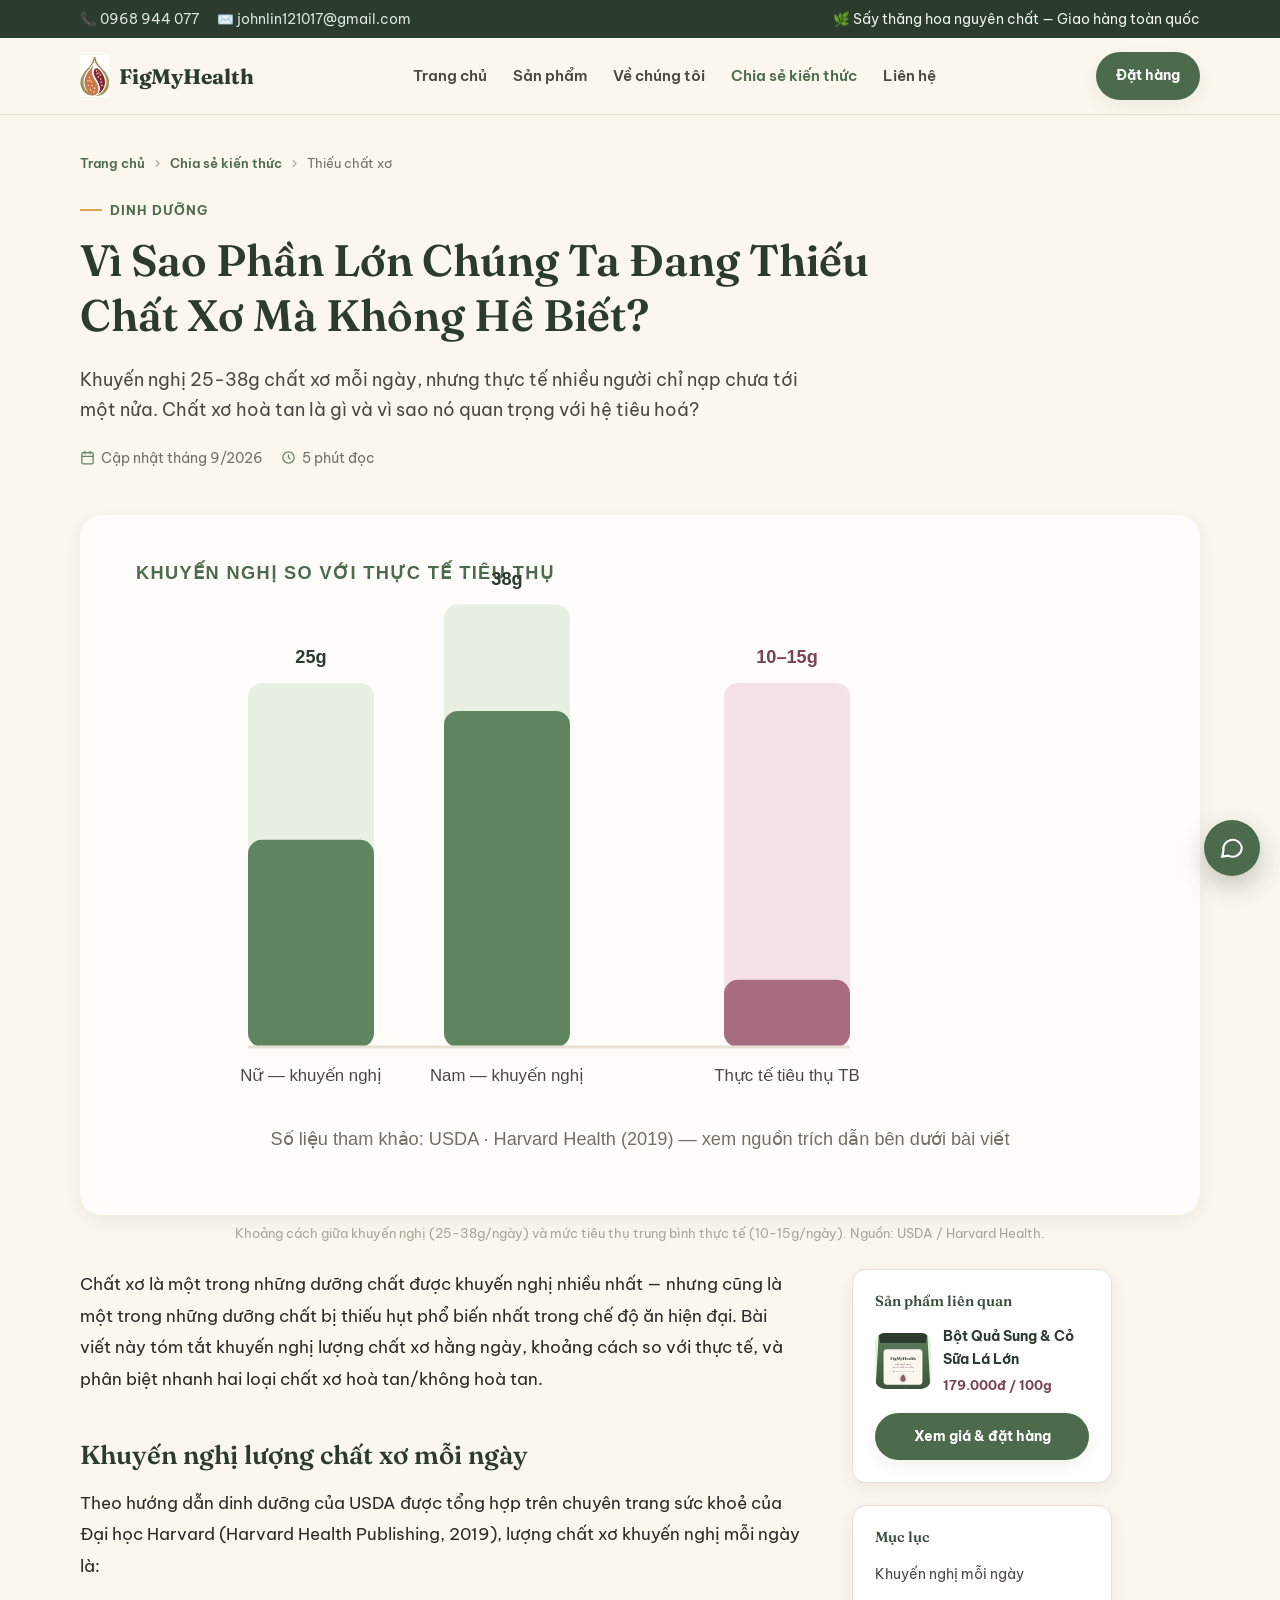
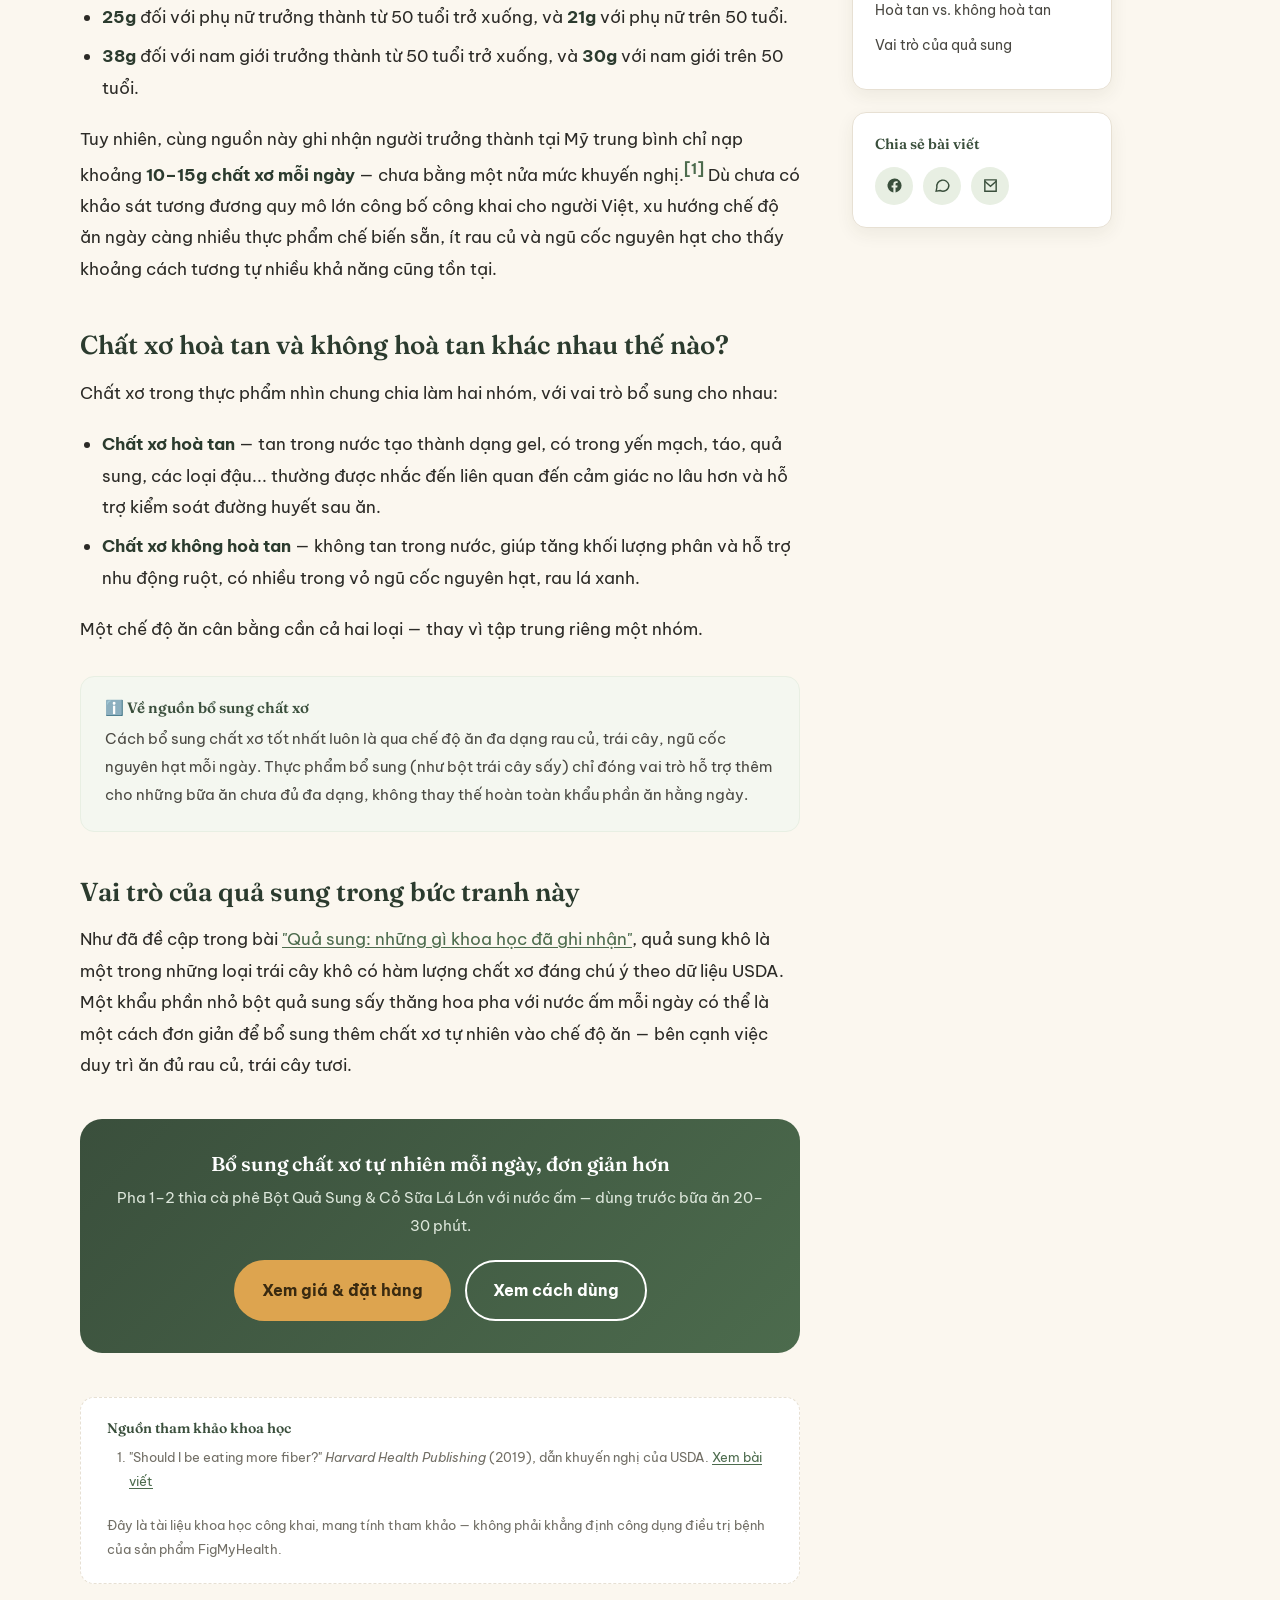
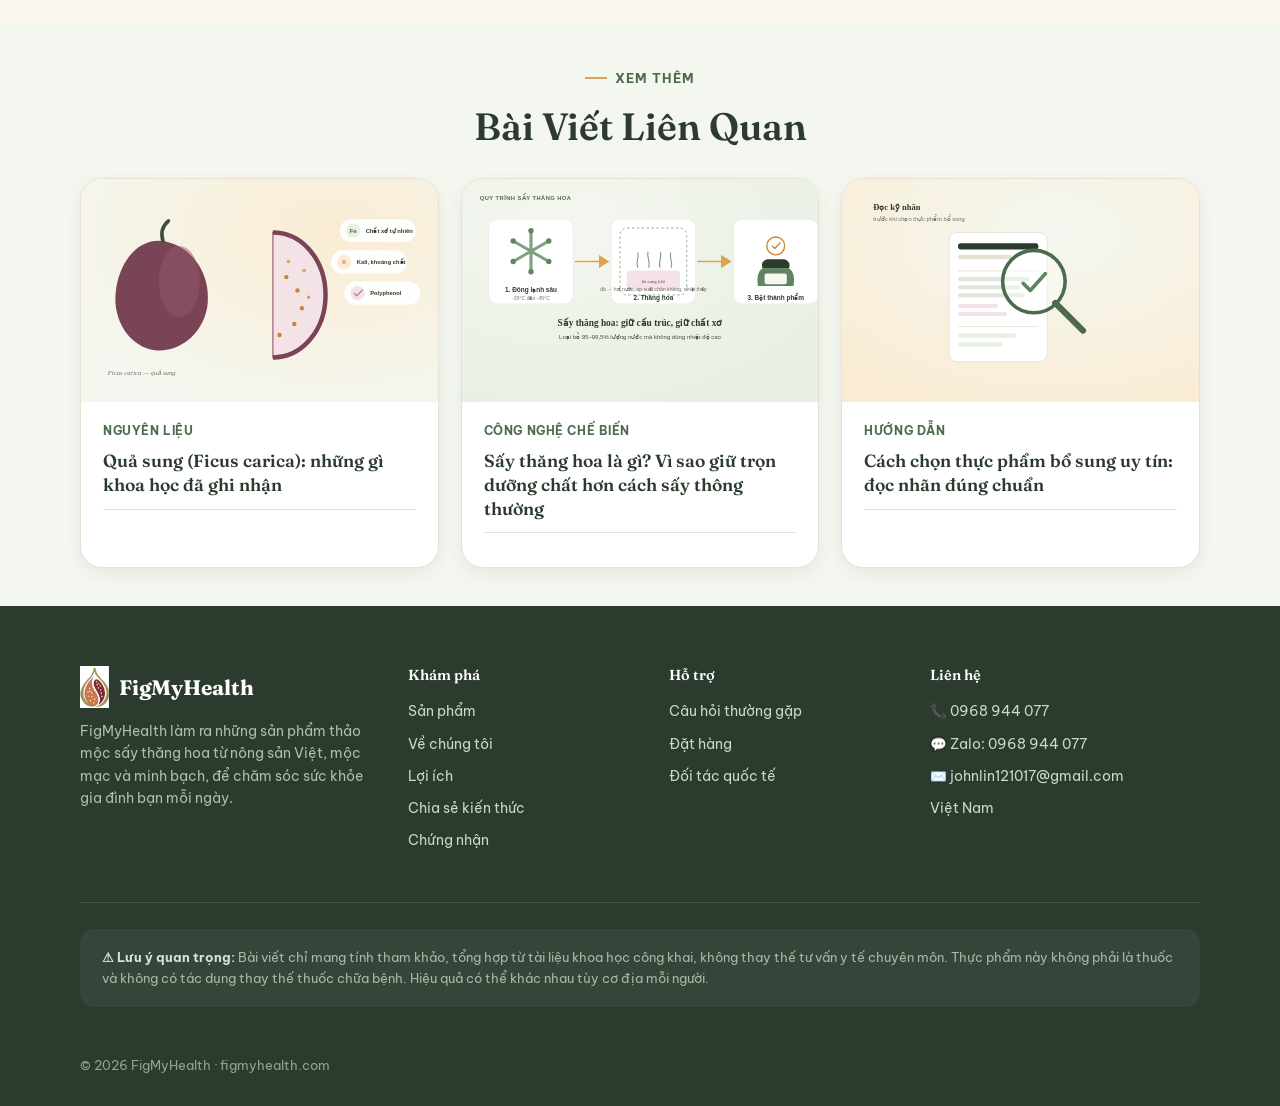
<file: blog/chat-xo-hoa-tan-thieu-hut.html>
<!DOCTYPE html>
<html lang="vi">
<head>
<meta charset="UTF-8">
<meta name="viewport" content="width=device-width, initial-scale=1">
<title>Thiếu Chất Xơ: Khuyến Nghị vs. Thực Tế | FigMyHealth</title>
<meta name="description" content="Vì sao phần lớn người trưởng thành đang thiếu chất xơ mà không hề biết? Khuyến nghị 25-38g/ngày theo USDA, thực tế chỉ đạt 10-15g. Phân biệt chất xơ hoà tan và không hoà tan.">
<meta name="theme-color" content="#3a4f3c">
<link rel="canonical" href="https://figmyhealth.com/blog/chat-xo-hoa-tan-thieu-hut.html">
<link rel="icon" type="image/svg+xml" href="../assets/img/favicon.svg">
<meta property="og:title" content="Vì Sao Bạn Đang Thiếu Chất Xơ? | FigMyHealth">
<meta property="og:description" content="Vì sao phần lớn người trưởng thành đang thiếu chất xơ mà không hề biết? Khuyến nghị 25-38g/ngày theo USDA, thực tế chỉ đạt 10-15g. Phân biệt chất xơ hoà tan và không hoà tan.">
<meta property="og:type" content="article">
<meta property="og:image" content="../assets/img/blog/hero-chat-xo.svg">
<link rel="preconnect" href="https://fonts.googleapis.com">
<link rel="preconnect" href="https://fonts.gstatic.com" crossorigin>
<link href="https://fonts.googleapis.com/css2?family=Fraunces:ital,wght@0,500;0,600;0,700;1,500&family=Be+Vietnam+Pro:wght@400;500;600;700;800&display=swap" rel="stylesheet">
<link rel="stylesheet" href="../assets/css/style.css">
<script>document.documentElement.classList.add('js');</script>
<noscript><style>
  .main-nav{position:static;opacity:1;pointer-events:auto;transform:none;background:none;padding:10px 0;flex-direction:row;flex-wrap:wrap;overflow:visible;}
  .nav-toggle{display:none!important;}
  .pviews,.view-pill{display:none!important;}
</style></noscript>
</head>
<body data-article-slug="chat-xo-hoa-tan-thieu-hut">
<a href="#main" class="skip-link">Bỏ qua tới nội dung</a>

<div class="topbar">
  <div class="container">
    <div class="topbar-contact">
      <a href="tel:+84968944077">📞 0968 944 077</a>
      <a href="mailto:johnlin121017@gmail.com">✉️ johnlin121017@gmail.com</a>
    </div>
    <div class="topbar-tagline"><span>🌿 Sấy thăng hoa nguyên chất — Giao hàng toàn quốc</span></div>
  </div>
</div>

<header class="site-header">
  <div class="container nav-row">
    <a href="../index.html" class="brand">
      <img src="../assets/img/logo-placeholder.svg" alt="FigMyHealth logo">
      <span>FigMyHealth</span>
    </a>
    <nav class="main-nav" id="mainNav">
      <a href="../index.html">Trang chủ</a>
      <a href="../index.html#product">Sản phẩm</a>
      <a href="../index.html#about">Về chúng tôi</a>
      <a href="index.html" style="color:var(--green-700);">Chia sẻ kiến thức</a>
      <a href="../index.html#contact">Liên hệ</a>
    </nav>
    <div class="header-actions">
      <a href="../index.html#pricing" class="btn btn-primary btn-sm">Đặt hàng</a>
      <button class="nav-toggle" id="navToggle" aria-label="Mở menu" aria-expanded="false">
        <svg viewBox="0 0 24 24" fill="none" stroke="currentColor" stroke-width="2"><path d="M4 6h16M4 12h16M4 18h16" stroke-linecap="round"/></svg>
      </button>
    </div>
  </div>
</header>

<main id="main">

<section class="article-header">
  <div class="container">
    <nav class="breadcrumb" aria-label="Breadcrumb">
      <a href="../index.html">Trang chủ</a>
      <svg viewBox="0 0 24 24" fill="none" stroke="currentColor" stroke-width="2"><path d="M9 6l6 6-6 6"/></svg>
      <a href="index.html">Chia sẻ kiến thức</a>
      <svg viewBox="0 0 24 24" fill="none" stroke="currentColor" stroke-width="2"><path d="M9 6l6 6-6 6"/></svg>
      <span>Thiếu chất xơ</span>
    </nav>
    <div class="eyebrow">Dinh dưỡng</div>
    <h1>Vì Sao Phần Lớn Chúng Ta Đang Thiếu Chất Xơ Mà Không Hề Biết?</h1>
    <p class="article-lede">Khuyến nghị 25-38g chất xơ mỗi ngày, nhưng thực tế nhiều người chỉ nạp chưa tới một nửa. Chất xơ hoà tan là gì và vì sao nó quan trọng với hệ tiêu hoá?</p>
    <div class="article-meta">
      <span><svg viewBox="0 0 24 24" fill="none" stroke="currentColor" stroke-width="2"><rect x="3" y="4" width="18" height="18" rx="2"/><path d="M16 2v4M8 2v4M3 10h18" stroke-linecap="round"/></svg> Cập nhật tháng 9/2026</span>
      <span><svg viewBox="0 0 24 24" fill="none" stroke="currentColor" stroke-width="2"><circle cx="12" cy="12" r="9"/><path d="M12 7v5l3 3"/></svg> 5 phút đọc</span>
      <span class="view-pill"><svg viewBox="0 0 24 24" fill="none" stroke="currentColor" stroke-width="2"><path d="M1 12s4-7 11-7 11 7 11 7-4 7-11 7-11-7-11-7z"/><circle cx="12" cy="12" r="3"/></svg><span class="vnum" data-vslug-self="chat-xo-hoa-tan-thieu-hut">…</span>&nbsp;lượt xem</span>
    </div>
  </div>
</section>

<section style="padding-top:6px;">
  <div class="container">
    <figure class="article-hero-img">
      <img src="../assets/img/blog/hero-chat-xo.svg" alt="Biểu đồ so sánh lượng chất xơ khuyến nghị mỗi ngày với lượng thực tế tiêu thụ trung bình">
    </figure>
    <p class="article-hero-caption">Khoảng cách giữa khuyến nghị (25-38g/ngày) và mức tiêu thụ trung bình thực tế (10-15g/ngày). Nguồn: USDA / Harvard Health.</p>

    <div class="article-layout" style="margin-top:26px;">
      <div class="article-body">

        <p>Chất xơ là một trong những dưỡng chất được khuyến nghị nhiều nhất — nhưng cũng là một trong những dưỡng chất bị thiếu hụt phổ biến nhất trong chế độ ăn hiện đại. Bài viết này tóm tắt khuyến nghị lượng chất xơ hằng ngày, khoảng cách so với thực tế, và phân biệt nhanh hai loại chất xơ hoà tan/không hoà tan.</p>

        <h2 id="khuyen-nghi">Khuyến nghị lượng chất xơ mỗi ngày</h2>
        <p>Theo hướng dẫn dinh dưỡng của USDA được tổng hợp trên chuyên trang sức khoẻ của Đại học Harvard (Harvard Health Publishing, 2019), lượng chất xơ khuyến nghị mỗi ngày là:</p>
        <ul>
          <li><strong>25g</strong> đối với phụ nữ trưởng thành từ 50 tuổi trở xuống, và <strong>21g</strong> với phụ nữ trên 50 tuổi.</li>
          <li><strong>38g</strong> đối với nam giới trưởng thành từ 50 tuổi trở xuống, và <strong>30g</strong> với nam giới trên 50 tuổi.</li>
        </ul>
        <p>Tuy nhiên, cùng nguồn này ghi nhận người trưởng thành tại Mỹ trung bình chỉ nạp khoảng <strong>10–15g chất xơ mỗi ngày</strong> — chưa bằng một nửa mức khuyến nghị.<sup>[1]</sup> Dù chưa có khảo sát tương đương quy mô lớn công bố công khai cho người Việt, xu hướng chế độ ăn ngày càng nhiều thực phẩm chế biến sẵn, ít rau củ và ngũ cốc nguyên hạt cho thấy khoảng cách tương tự nhiều khả năng cũng tồn tại.</p>

        <h2 id="hoa-tan-khong-hoa-tan">Chất xơ hoà tan và không hoà tan khác nhau thế nào?</h2>
        <p>Chất xơ trong thực phẩm nhìn chung chia làm hai nhóm, với vai trò bổ sung cho nhau:</p>
        <ul>
          <li><strong>Chất xơ hoà tan</strong> — tan trong nước tạo thành dạng gel, có trong yến mạch, táo, quả sung, các loại đậu... thường được nhắc đến liên quan đến cảm giác no lâu hơn và hỗ trợ kiểm soát đường huyết sau ăn.</li>
          <li><strong>Chất xơ không hoà tan</strong> — không tan trong nước, giúp tăng khối lượng phân và hỗ trợ nhu động ruột, có nhiều trong vỏ ngũ cốc nguyên hạt, rau lá xanh.</li>
        </ul>
        <p>Một chế độ ăn cân bằng cần cả hai loại — thay vì tập trung riêng một nhóm.</p>

        <div class="callout">
          <h4>ℹ️ Về nguồn bổ sung chất xơ</h4>
          <p>Cách bổ sung chất xơ tốt nhất luôn là qua chế độ ăn đa dạng rau củ, trái cây, ngũ cốc nguyên hạt mỗi ngày. Thực phẩm bổ sung (như bột trái cây sấy) chỉ đóng vai trò hỗ trợ thêm cho những bữa ăn chưa đủ đa dạng, không thay thế hoàn toàn khẩu phần ăn hằng ngày.</p>
        </div>

        <h2 id="vai-tro-qua-sung">Vai trò của quả sung trong bức tranh này</h2>
        <p>Như đã đề cập trong bài <a href="khoa-hoc-qua-sung.html">"Quả sung: những gì khoa học đã ghi nhận"</a>, quả sung khô là một trong những loại trái cây khô có hàm lượng chất xơ đáng chú ý theo dữ liệu USDA. Một khẩu phần nhỏ bột quả sung sấy thăng hoa pha với nước ấm mỗi ngày có thể là một cách đơn giản để bổ sung thêm chất xơ tự nhiên vào chế độ ăn — bên cạnh việc duy trì ăn đủ rau củ, trái cây tươi.</p>

        <div class="article-cta">
          <h4>Bổ sung chất xơ tự nhiên mỗi ngày, đơn giản hơn</h4>
          <p>Pha 1–2 thìa cà phê Bột Quả Sung &amp; Cỏ Sữa Lá Lớn với nước ấm — dùng trước bữa ăn 20–30 phút.</p>
          <a href="../index.html#pricing" class="btn btn-honey">Xem giá &amp; đặt hàng</a>
          <a href="../index.html#usage" class="btn btn-outline" style="border-color:#fff;color:#fff;">Xem cách dùng</a>
        </div>

        <div class="sources-box article-sources">
          <h4>Nguồn tham khảo khoa học</h4>
          <ol>
            <li>"Should I be eating more fiber?" <em>Harvard Health Publishing</em> (2019), dẫn khuyến nghị của USDA. <a href="https://www.health.harvard.edu/blog/should-i-be-eating-more-fiber-2019022115927" target="_blank" rel="noopener">Xem bài viết</a></li>

          </ol>
          <p style="margin:10px 0 0;">Đây là tài liệu khoa học công khai, mang tính tham khảo — không phải khẳng định công dụng điều trị bệnh của sản phẩm FigMyHealth.</p>
        </div>
      </div>

      <aside class="article-side">
        <div class="side-card">
          <h4>Sản phẩm liên quan</h4>
          <div class="mini-product">
            <img src="../assets/img/pouch-mockup.svg" alt="Bột Quả Sung và Cỏ Sữa Lá Lớn FigMyHealth">
            <div><strong>Bột Quả Sung &amp; Cỏ Sữa Lá Lớn</strong><span>179.000đ / 100g</span></div>
          </div>
          <a href="../index.html#pricing" class="btn btn-primary btn-block btn-sm">Xem giá &amp; đặt hàng</a>
        </div>
        <div class="side-card">
          <h4>Mục lục</h4>
          <ul class="toc-list">
            <li><a href="#khuyen-nghi">Khuyến nghị mỗi ngày</a></li>
            <li><a href="#hoa-tan-khong-hoa-tan">Hoà tan vs. không hoà tan</a></li>
            <li><a href="#vai-tro-qua-sung">Vai trò của quả sung</a></li>

          </ul>
        </div>
        <div class="side-card">
          <h4>Chia sẻ bài viết</h4>
          <div class="share-row">
            <a href="https://www.facebook.com/sharer/sharer.php?u=https://figmyhealth.com/blog/chat-xo-hoa-tan-thieu-hut.html" target="_blank" rel="noopener" aria-label="Chia sẻ Facebook"><svg viewBox="0 0 24 24" fill="currentColor"><path d="M22 12a10 10 0 1 0-11.6 9.9v-7H7.9V12h2.5V9.8c0-2.5 1.5-3.9 3.8-3.9 1.1 0 2.2.2 2.2.2v2.4h-1.3c-1.2 0-1.6.8-1.6 1.6V12h2.8l-.4 2.9h-2.4v7A10 10 0 0 0 22 12z"/></svg></a>
            <a href="https://zalo.me/share?u=https://figmyhealth.com/blog/chat-xo-hoa-tan-thieu-hut.html" target="_blank" rel="noopener" aria-label="Chia sẻ Zalo"><svg viewBox="0 0 24 24" fill="none" stroke="currentColor" stroke-width="2"><path d="M21 11.5a8.5 8.5 0 0 1-12.36 7.56L3 20l1.06-5.4A8.5 8.5 0 1 1 21 11.5z"/></svg></a>
            <a href="mailto:?subject=Vi sao thieu chat xo&body=https://figmyhealth.com/blog/chat-xo-hoa-tan-thieu-hut.html" aria-label="Gửi email"><svg viewBox="0 0 24 24" fill="none" stroke="currentColor" stroke-width="2"><path d="M4 4h16v16H4z"/><path d="M4 6l8 7 8-7"/></svg></a>
          </div>
        </div>
      </aside>
    </div>
  </div>
</section>

<section class="section-tint">
  <div class="container">
    <div class="section-head" style="margin-bottom:28px;">
      <div class="eyebrow">Xem thêm</div>
      <h2>Bài Viết Liên Quan</h2>
    </div>
    <div class="related-grid">
      <article class="post-card reveal">
        <a class="thumb" href="khoa-hoc-qua-sung.html"><img src="../assets/img/blog/hero-qua-sung.svg" alt="" loading="lazy"></a>
        <div class="pbody">
          <span class="ptag">Nguyên liệu</span>
          <h3><a href="khoa-hoc-qua-sung.html">Quả sung (Ficus carica): những gì khoa học đã ghi nhận</a></h3>
          <div class="pmeta"><span class="pviews"><svg viewBox="0 0 24 24" fill="none" stroke="currentColor" stroke-width="2"><path d="M1 12s4-7 11-7 11 7 11 7-4 7-11 7-11-7-11-7z"/><circle cx="12" cy="12" r="3"/></svg><span class="vnum" data-vslug="khoa-hoc-qua-sung"></span></span></div>
        </div>
      </article>
      <article class="post-card reveal">
        <a class="thumb" href="say-thang-hoa-la-gi.html"><img src="../assets/img/blog/hero-say-thang-hoa.svg" alt="" loading="lazy"></a>
        <div class="pbody">
          <span class="ptag">Công nghệ chế biến</span>
          <h3><a href="say-thang-hoa-la-gi.html">Sấy thăng hoa là gì? Vì sao giữ trọn dưỡng chất hơn cách sấy thông thường</a></h3>
          <div class="pmeta"><span class="pviews"><svg viewBox="0 0 24 24" fill="none" stroke="currentColor" stroke-width="2"><path d="M1 12s4-7 11-7 11 7 11 7-4 7-11 7-11-7-11-7z"/><circle cx="12" cy="12" r="3"/></svg><span class="vnum" data-vslug="say-thang-hoa-la-gi"></span></span></div>
        </div>
      </article>
      <article class="post-card reveal">
        <a class="thumb" href="cach-chon-thuc-pham-bo-sung-uy-tin.html"><img src="../assets/img/blog/hero-chon-mua.svg" alt="" loading="lazy"></a>
        <div class="pbody">
          <span class="ptag">Hướng dẫn</span>
          <h3><a href="cach-chon-thuc-pham-bo-sung-uy-tin.html">Cách chọn thực phẩm bổ sung uy tín: đọc nhãn đúng chuẩn</a></h3>
          <div class="pmeta"><span class="pviews"><svg viewBox="0 0 24 24" fill="none" stroke="currentColor" stroke-width="2"><path d="M1 12s4-7 11-7 11 7 11 7-4 7-11 7-11-7-11-7z"/><circle cx="12" cy="12" r="3"/></svg><span class="vnum" data-vslug="cach-chon-thuc-pham-bo-sung-uy-tin"></span></span></div>
        </div>
      </article>
    </div>
  </div>
</section>

</main>

<footer>
  <div class="container">
    <div class="footer-grid">
      <div class="footer-brand">
        <a href="../index.html" class="brand"><img src="../assets/img/logo-placeholder.svg" alt="FigMyHealth"><span>FigMyHealth</span></a>
        <p>FigMyHealth làm ra những sản phẩm thảo mộc sấy thăng hoa từ nông sản Việt, mộc mạc và minh bạch, để chăm sóc sức khỏe gia đình bạn mỗi ngày.</p>
      </div>
      <div>
        <h4>Khám phá</h4>
        <ul>
          <li><a href="../index.html#product">Sản phẩm</a></li>
          <li><a href="../index.html#about">Về chúng tôi</a></li>
          <li><a href="../index.html#benefits">Lợi ích</a></li>
          <li><a href="index.html">Chia sẻ kiến thức</a></li>
          <li><a href="../index.html#certs">Chứng nhận</a></li>
        </ul>
      </div>
      <div>
        <h4>Hỗ trợ</h4>
        <ul>
          <li><a href="../index.html#faq">Câu hỏi thường gặp</a></li>
          <li><a href="../index.html#pricing">Đặt hàng</a></li>
          <li><a href="../index.html#wholesale">Đối tác quốc tế</a></li>
        </ul>
      </div>
      <div>
        <h4>Liên hệ</h4>
        <ul>
          <li><a href="tel:+84968944077">📞 0968 944 077</a></li>
          <li><a href="https://zalo.me/0968944077" target="_blank" rel="noopener">💬 Zalo: 0968 944 077</a></li>
          <li><a href="mailto:johnlin121017@gmail.com">✉️ johnlin121017@gmail.com</a></li>
          <li><span>Việt Nam</span></li>
        </ul>
      </div>
    </div>
    <div class="disclaimer-box">
      <strong>⚠ Lưu ý quan trọng:</strong> Bài viết chỉ mang tính tham khảo, tổng hợp từ tài liệu khoa học công khai, không thay thế tư vấn y tế chuyên môn. Thực phẩm này không phải là thuốc và không có tác dụng thay thế thuốc chữa bệnh. Hiệu quả có thể khác nhau tùy cơ địa mỗi người.
    </div>
    <div class="footer-bottom">
      <span id="footerYear">© 2026 FigMyHealth · figmyhealth.com</span>
    </div>
  </div>
</footer>

<div class="mobile-bar">
  <div class="row">
    <a href="tel:+84968944077">
      <svg viewBox="0 0 24 24" fill="none" stroke="currentColor" stroke-width="2"><path d="M22 16.9v3a2 2 0 0 1-2.2 2 19.8 19.8 0 0 1-8.6-3.1 19.5 19.5 0 0 1-6-6A19.8 19.8 0 0 1 2.1 4.2 2 2 0 0 1 4.1 2h3a2 2 0 0 1 2 1.7c.1 1 .3 2 .6 2.9a2 2 0 0 1-.5 2.1L8 9.9a16 16 0 0 0 6 6l1.2-1.2a2 2 0 0 1 2.1-.5c.9.3 1.9.5 2.9.6a2 2 0 0 1 1.8 2.1z"/></svg>
      <span>Gọi ngay</span>
    </a>
    <a href="https://zalo.me/0968944077" target="_blank" rel="noopener">
      <svg viewBox="0 0 24 24" fill="none" stroke="currentColor" stroke-width="2"><path d="M21 11.5a8.5 8.5 0 0 1-12.36 7.56L3 20l1.06-5.4A8.5 8.5 0 1 1 21 11.5z"/></svg>
      <span>Zalo</span>
    </a>
    <a href="../index.html#pricing">
      <svg viewBox="0 0 24 24" fill="none" stroke="currentColor" stroke-width="2"><path d="M6 6h15l-1.5 9h-12z"/><circle cx="9" cy="20" r="1"/><circle cx="18" cy="20" r="1"/></svg>
      <span>Đặt mua ngay</span>
    </a>
  </div>
</div>

<script src="../assets/js/main.js"></script>
<script src="../assets/js/blog.js"></script>
<script src="../assets/js/chatbot.js"></script>
</body>
</html>
</file>
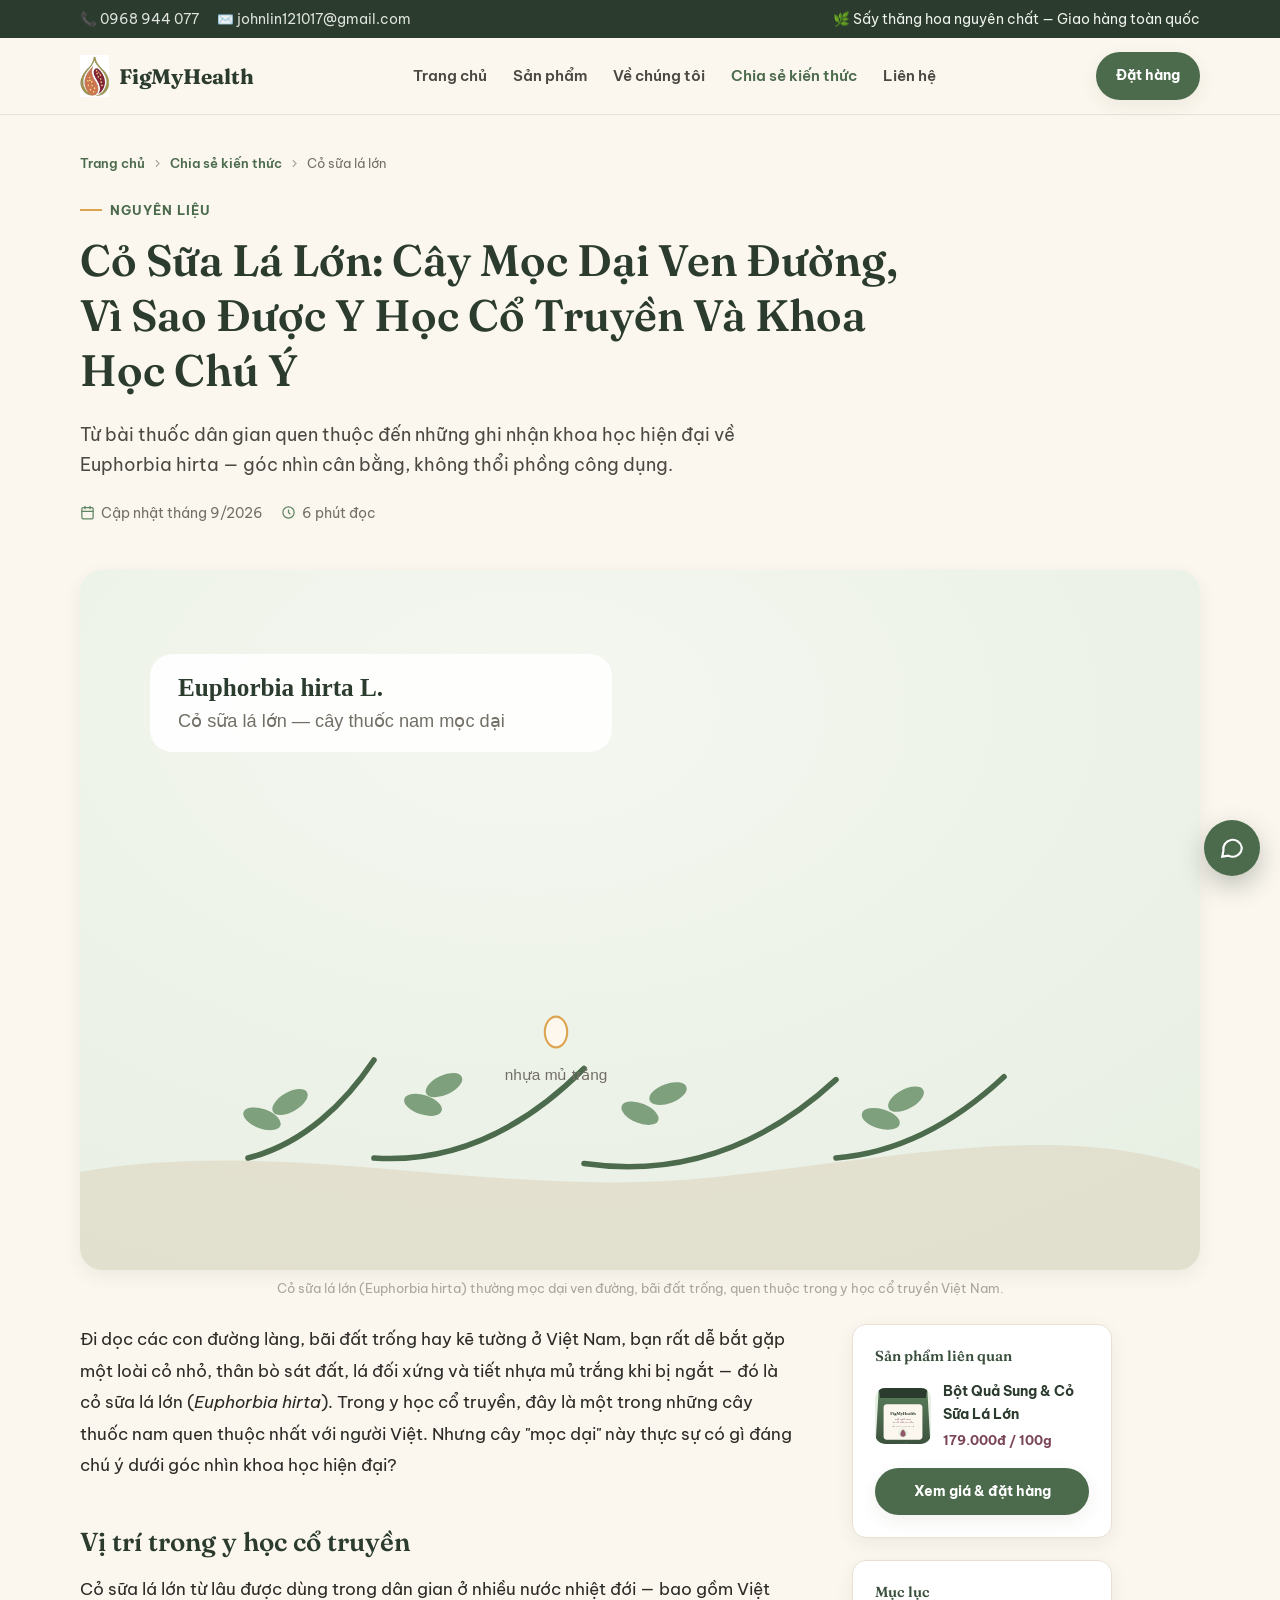
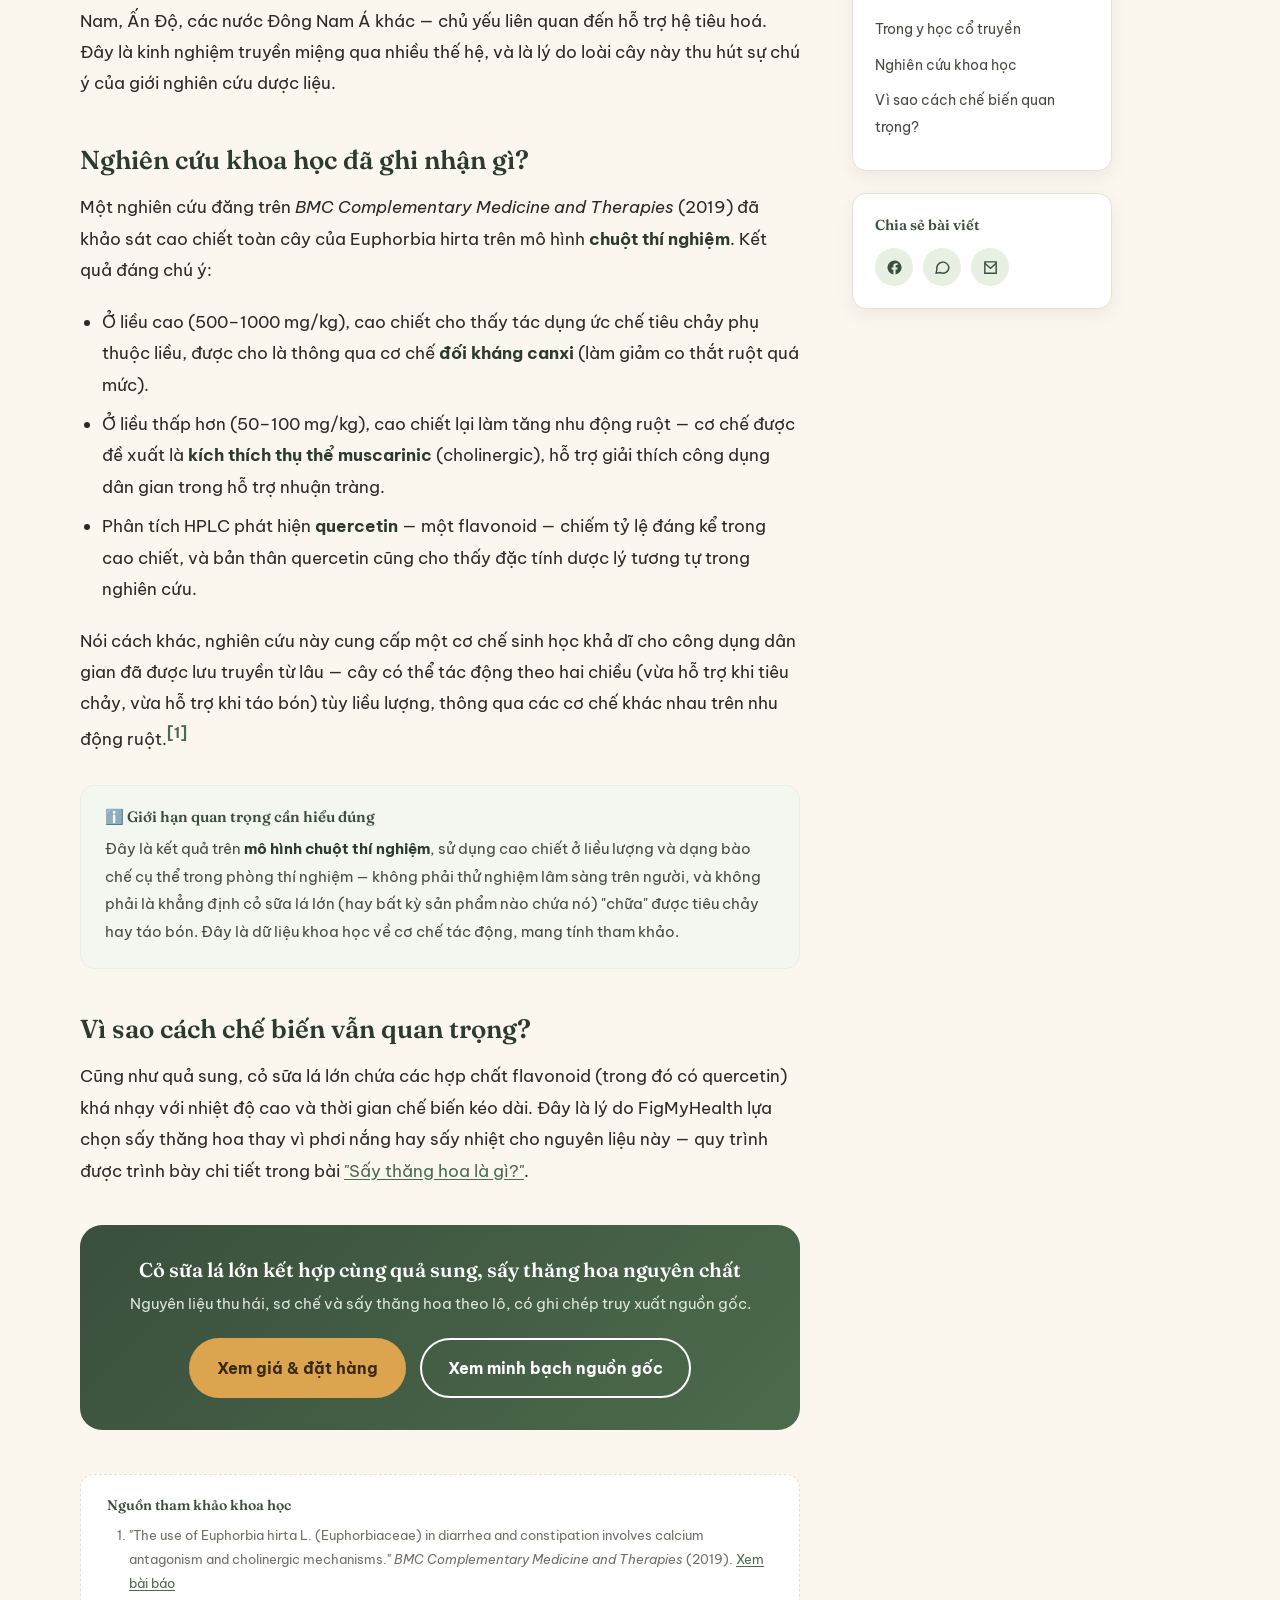
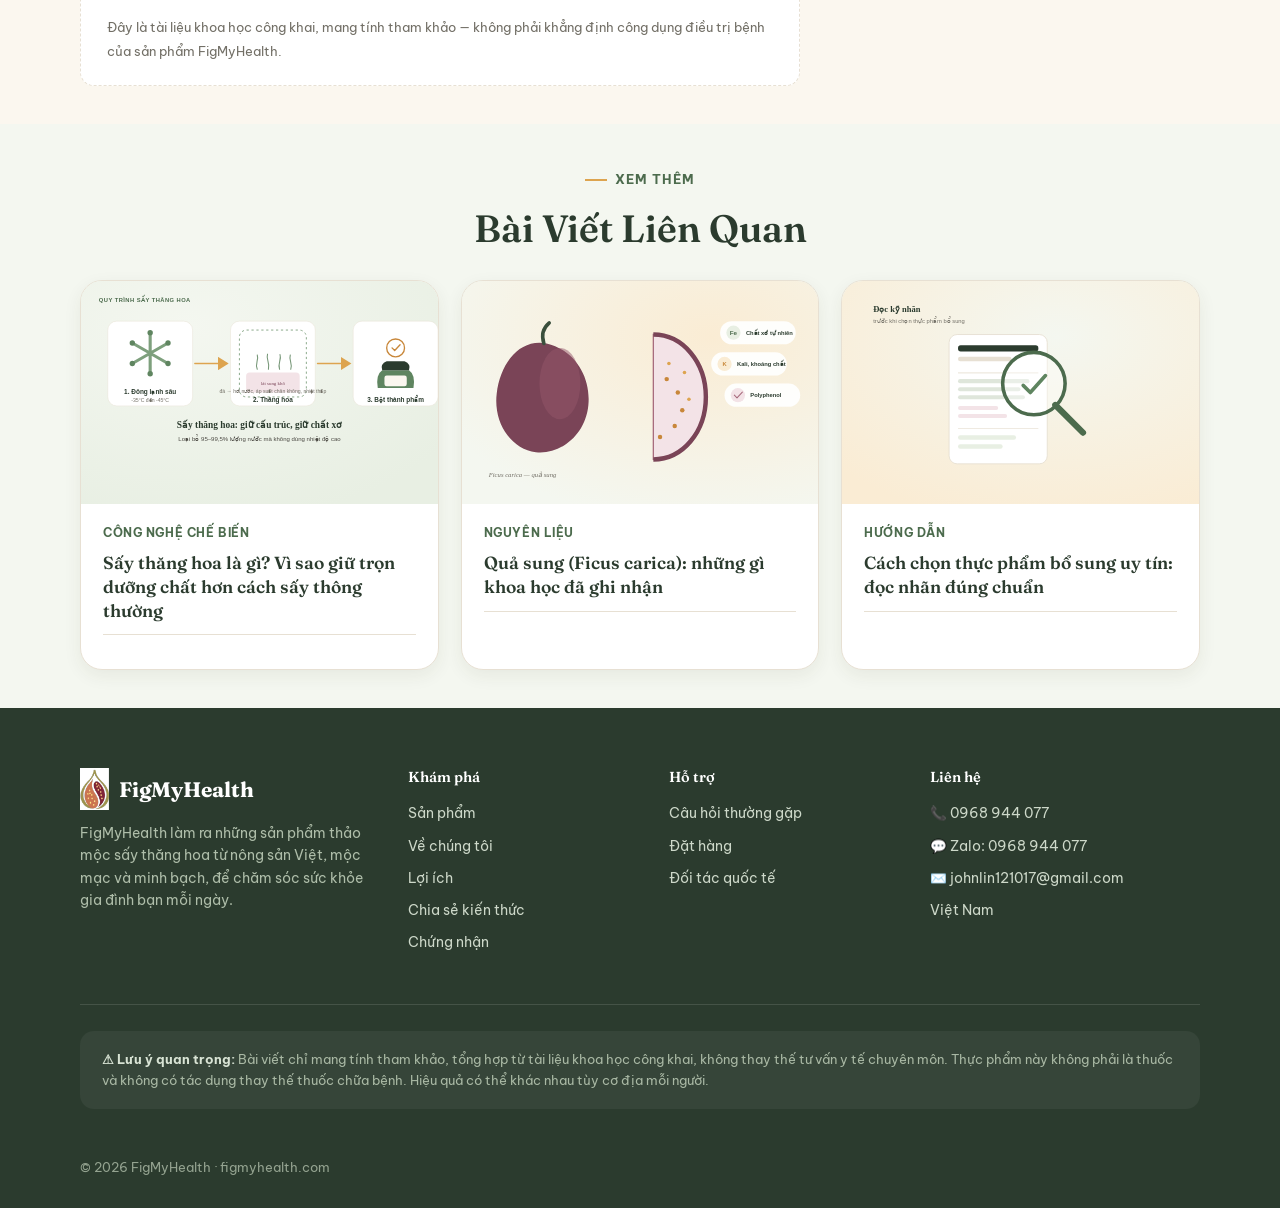
<file: blog/co-sua-la-lon-cay-thuoc-nam.html>
<!DOCTYPE html>
<html lang="vi">
<head>
<meta charset="UTF-8">
<meta name="viewport" content="width=device-width, initial-scale=1">
<title>Cỏ Sữa Lá Lớn (Euphorbia hirta) Là Gì? | FigMyHealth</title>
<meta name="description" content="Cỏ sữa lá lớn (Euphorbia hirta) — cây thuốc nam mọc dại quen thuộc trong y học cổ truyền Việt Nam. Nghiên cứu khoa học đã ghi nhận gì về loài cây này?">
<meta name="theme-color" content="#3a4f3c">
<link rel="canonical" href="https://figmyhealth.com/blog/co-sua-la-lon-cay-thuoc-nam.html">
<link rel="icon" type="image/svg+xml" href="../assets/img/favicon.svg">
<meta property="og:title" content="Cỏ Sữa Lá Lớn: Cây Thuốc Nam Mọc Dại | FigMyHealth">
<meta property="og:description" content="Cỏ sữa lá lớn (Euphorbia hirta) — cây thuốc nam mọc dại quen thuộc trong y học cổ truyền Việt Nam. Nghiên cứu khoa học đã ghi nhận gì về loài cây này?">
<meta property="og:type" content="article">
<meta property="og:image" content="../assets/img/blog/hero-co-sua.svg">
<link rel="preconnect" href="https://fonts.googleapis.com">
<link rel="preconnect" href="https://fonts.gstatic.com" crossorigin>
<link href="https://fonts.googleapis.com/css2?family=Fraunces:ital,wght@0,500;0,600;0,700;1,500&family=Be+Vietnam+Pro:wght@400;500;600;700;800&display=swap" rel="stylesheet">
<link rel="stylesheet" href="../assets/css/style.css">
<script>document.documentElement.classList.add('js');</script>
<noscript><style>
  .main-nav{position:static;opacity:1;pointer-events:auto;transform:none;background:none;padding:10px 0;flex-direction:row;flex-wrap:wrap;overflow:visible;}
  .nav-toggle{display:none!important;}
  .pviews,.view-pill{display:none!important;}
</style></noscript>
</head>
<body data-article-slug="co-sua-la-lon-cay-thuoc-nam">
<a href="#main" class="skip-link">Bỏ qua tới nội dung</a>

<div class="topbar">
  <div class="container">
    <div class="topbar-contact">
      <a href="tel:+84968944077">📞 0968 944 077</a>
      <a href="mailto:johnlin121017@gmail.com">✉️ johnlin121017@gmail.com</a>
    </div>
    <div class="topbar-tagline"><span>🌿 Sấy thăng hoa nguyên chất — Giao hàng toàn quốc</span></div>
  </div>
</div>

<header class="site-header">
  <div class="container nav-row">
    <a href="../index.html" class="brand">
      <img src="../assets/img/logo-placeholder.svg" alt="FigMyHealth logo">
      <span>FigMyHealth</span>
    </a>
    <nav class="main-nav" id="mainNav">
      <a href="../index.html">Trang chủ</a>
      <a href="../index.html#product">Sản phẩm</a>
      <a href="../index.html#about">Về chúng tôi</a>
      <a href="index.html" style="color:var(--green-700);">Chia sẻ kiến thức</a>
      <a href="../index.html#contact">Liên hệ</a>
    </nav>
    <div class="header-actions">
      <a href="../index.html#pricing" class="btn btn-primary btn-sm">Đặt hàng</a>
      <button class="nav-toggle" id="navToggle" aria-label="Mở menu" aria-expanded="false">
        <svg viewBox="0 0 24 24" fill="none" stroke="currentColor" stroke-width="2"><path d="M4 6h16M4 12h16M4 18h16" stroke-linecap="round"/></svg>
      </button>
    </div>
  </div>
</header>

<main id="main">

<section class="article-header">
  <div class="container">
    <nav class="breadcrumb" aria-label="Breadcrumb">
      <a href="../index.html">Trang chủ</a>
      <svg viewBox="0 0 24 24" fill="none" stroke="currentColor" stroke-width="2"><path d="M9 6l6 6-6 6"/></svg>
      <a href="index.html">Chia sẻ kiến thức</a>
      <svg viewBox="0 0 24 24" fill="none" stroke="currentColor" stroke-width="2"><path d="M9 6l6 6-6 6"/></svg>
      <span>Cỏ sữa lá lớn</span>
    </nav>
    <div class="eyebrow">Nguyên liệu</div>
    <h1>Cỏ Sữa Lá Lớn: Cây Mọc Dại Ven Đường, Vì Sao Được Y Học Cổ Truyền Và Khoa Học Chú Ý</h1>
    <p class="article-lede">Từ bài thuốc dân gian quen thuộc đến những ghi nhận khoa học hiện đại về Euphorbia hirta — góc nhìn cân bằng, không thổi phồng công dụng.</p>
    <div class="article-meta">
      <span><svg viewBox="0 0 24 24" fill="none" stroke="currentColor" stroke-width="2"><rect x="3" y="4" width="18" height="18" rx="2"/><path d="M16 2v4M8 2v4M3 10h18" stroke-linecap="round"/></svg> Cập nhật tháng 9/2026</span>
      <span><svg viewBox="0 0 24 24" fill="none" stroke="currentColor" stroke-width="2"><circle cx="12" cy="12" r="9"/><path d="M12 7v5l3 3"/></svg> 6 phút đọc</span>
      <span class="view-pill"><svg viewBox="0 0 24 24" fill="none" stroke="currentColor" stroke-width="2"><path d="M1 12s4-7 11-7 11 7 11 7-4 7-11 7-11-7-11-7z"/><circle cx="12" cy="12" r="3"/></svg><span class="vnum" data-vslug-self="co-sua-la-lon-cay-thuoc-nam">…</span>&nbsp;lượt xem</span>
    </div>
  </div>
</section>

<section style="padding-top:6px;">
  <div class="container">
    <figure class="article-hero-img">
      <img src="../assets/img/blog/hero-co-sua.svg" alt="Minh họa cây cỏ sữa lá lớn mọc dại ven đường với thân bò sát đất và lá đối xứng">
    </figure>
    <p class="article-hero-caption">Cỏ sữa lá lớn (Euphorbia hirta) thường mọc dại ven đường, bãi đất trống, quen thuộc trong y học cổ truyền Việt Nam.</p>

    <div class="article-layout" style="margin-top:26px;">
      <div class="article-body">

        <p>Đi dọc các con đường làng, bãi đất trống hay kẽ tường ở Việt Nam, bạn rất dễ bắt gặp một loài cỏ nhỏ, thân bò sát đất, lá đối xứng và tiết nhựa mủ trắng khi bị ngắt — đó là cỏ sữa lá lớn (<em>Euphorbia hirta</em>). Trong y học cổ truyền, đây là một trong những cây thuốc nam quen thuộc nhất với người Việt. Nhưng cây "mọc dại" này thực sự có gì đáng chú ý dưới góc nhìn khoa học hiện đại?</p>

        <h2 id="dan-gian">Vị trí trong y học cổ truyền</h2>
        <p>Cỏ sữa lá lớn từ lâu được dùng trong dân gian ở nhiều nước nhiệt đới — bao gồm Việt Nam, Ấn Độ, các nước Đông Nam Á khác — chủ yếu liên quan đến hỗ trợ hệ tiêu hoá. Đây là kinh nghiệm truyền miệng qua nhiều thế hệ, và là lý do loài cây này thu hút sự chú ý của giới nghiên cứu dược liệu.</p>

        <h2 id="nghien-cuu">Nghiên cứu khoa học đã ghi nhận gì?</h2>
        <p>Một nghiên cứu đăng trên <em>BMC Complementary Medicine and Therapies</em> (2019) đã khảo sát cao chiết toàn cây của Euphorbia hirta trên mô hình <strong>chuột thí nghiệm</strong>. Kết quả đáng chú ý:</p>
        <ul>
          <li>Ở liều cao (500–1000 mg/kg), cao chiết cho thấy tác dụng ức chế tiêu chảy phụ thuộc liều, được cho là thông qua cơ chế <strong>đối kháng canxi</strong> (làm giảm co thắt ruột quá mức).</li>
          <li>Ở liều thấp hơn (50–100 mg/kg), cao chiết lại làm tăng nhu động ruột — cơ chế được đề xuất là <strong>kích thích thụ thể muscarinic</strong> (cholinergic), hỗ trợ giải thích công dụng dân gian trong hỗ trợ nhuận tràng.</li>
          <li>Phân tích HPLC phát hiện <strong>quercetin</strong> — một flavonoid — chiếm tỷ lệ đáng kể trong cao chiết, và bản thân quercetin cũng cho thấy đặc tính dược lý tương tự trong nghiên cứu.</li>
        </ul>
        <p>Nói cách khác, nghiên cứu này cung cấp một cơ chế sinh học khả dĩ cho công dụng dân gian đã được lưu truyền từ lâu — cây có thể tác động theo hai chiều (vừa hỗ trợ khi tiêu chảy, vừa hỗ trợ khi táo bón) tùy liều lượng, thông qua các cơ chế khác nhau trên nhu động ruột.<sup>[1]</sup></p>

        <div class="callout">
          <h4>ℹ️ Giới hạn quan trọng cần hiểu đúng</h4>
          <p>Đây là kết quả trên <strong>mô hình chuột thí nghiệm</strong>, sử dụng cao chiết ở liều lượng và dạng bào chế cụ thể trong phòng thí nghiệm — không phải thử nghiệm lâm sàng trên người, và không phải là khẳng định cỏ sữa lá lớn (hay bất kỳ sản phẩm nào chứa nó) "chữa" được tiêu chảy hay táo bón. Đây là dữ liệu khoa học về cơ chế tác động, mang tính tham khảo.</p>
        </div>

        <h2 id="che-bien">Vì sao cách chế biến vẫn quan trọng?</h2>
        <p>Cũng như quả sung, cỏ sữa lá lớn chứa các hợp chất flavonoid (trong đó có quercetin) khá nhạy với nhiệt độ cao và thời gian chế biến kéo dài. Đây là lý do FigMyHealth lựa chọn sấy thăng hoa thay vì phơi nắng hay sấy nhiệt cho nguyên liệu này — quy trình được trình bày chi tiết trong bài <a href="say-thang-hoa-la-gi.html">"Sấy thăng hoa là gì?"</a>.</p>

        <div class="article-cta">
          <h4>Cỏ sữa lá lớn kết hợp cùng quả sung, sấy thăng hoa nguyên chất</h4>
          <p>Nguyên liệu thu hái, sơ chế và sấy thăng hoa theo lô, có ghi chép truy xuất nguồn gốc.</p>
          <a href="../index.html#pricing" class="btn btn-honey">Xem giá &amp; đặt hàng</a>
          <a href="../index.html#certs" class="btn btn-outline" style="border-color:#fff;color:#fff;">Xem minh bạch nguồn gốc</a>
        </div>

        <div class="sources-box article-sources">
          <h4>Nguồn tham khảo khoa học</h4>
          <ol>
            <li>"The use of Euphorbia hirta L. (Euphorbiaceae) in diarrhea and constipation involves calcium antagonism and cholinergic mechanisms." <em>BMC Complementary Medicine and Therapies</em> (2019). <a href="https://link.springer.com/article/10.1186/s12906-019-2793-0" target="_blank" rel="noopener">Xem bài báo</a></li>

          </ol>
          <p style="margin:10px 0 0;">Đây là tài liệu khoa học công khai, mang tính tham khảo — không phải khẳng định công dụng điều trị bệnh của sản phẩm FigMyHealth.</p>
        </div>
      </div>

      <aside class="article-side">
        <div class="side-card">
          <h4>Sản phẩm liên quan</h4>
          <div class="mini-product">
            <img src="../assets/img/pouch-mockup.svg" alt="Bột Quả Sung và Cỏ Sữa Lá Lớn FigMyHealth">
            <div><strong>Bột Quả Sung &amp; Cỏ Sữa Lá Lớn</strong><span>179.000đ / 100g</span></div>
          </div>
          <a href="../index.html#pricing" class="btn btn-primary btn-block btn-sm">Xem giá &amp; đặt hàng</a>
        </div>
        <div class="side-card">
          <h4>Mục lục</h4>
          <ul class="toc-list">
            <li><a href="#dan-gian">Trong y học cổ truyền</a></li>
            <li><a href="#nghien-cuu">Nghiên cứu khoa học</a></li>
            <li><a href="#che-bien">Vì sao cách chế biến quan trọng?</a></li>

          </ul>
        </div>
        <div class="side-card">
          <h4>Chia sẻ bài viết</h4>
          <div class="share-row">
            <a href="https://www.facebook.com/sharer/sharer.php?u=https://figmyhealth.com/blog/co-sua-la-lon-cay-thuoc-nam.html" target="_blank" rel="noopener" aria-label="Chia sẻ Facebook"><svg viewBox="0 0 24 24" fill="currentColor"><path d="M22 12a10 10 0 1 0-11.6 9.9v-7H7.9V12h2.5V9.8c0-2.5 1.5-3.9 3.8-3.9 1.1 0 2.2.2 2.2.2v2.4h-1.3c-1.2 0-1.6.8-1.6 1.6V12h2.8l-.4 2.9h-2.4v7A10 10 0 0 0 22 12z"/></svg></a>
            <a href="https://zalo.me/share?u=https://figmyhealth.com/blog/co-sua-la-lon-cay-thuoc-nam.html" target="_blank" rel="noopener" aria-label="Chia sẻ Zalo"><svg viewBox="0 0 24 24" fill="none" stroke="currentColor" stroke-width="2"><path d="M21 11.5a8.5 8.5 0 0 1-12.36 7.56L3 20l1.06-5.4A8.5 8.5 0 1 1 21 11.5z"/></svg></a>
            <a href="mailto:?subject=Co sua la lon cay thuoc nam&body=https://figmyhealth.com/blog/co-sua-la-lon-cay-thuoc-nam.html" aria-label="Gửi email"><svg viewBox="0 0 24 24" fill="none" stroke="currentColor" stroke-width="2"><path d="M4 4h16v16H4z"/><path d="M4 6l8 7 8-7"/></svg></a>
          </div>
        </div>
      </aside>
    </div>
  </div>
</section>

<section class="section-tint">
  <div class="container">
    <div class="section-head" style="margin-bottom:28px;">
      <div class="eyebrow">Xem thêm</div>
      <h2>Bài Viết Liên Quan</h2>
    </div>
    <div class="related-grid">
      <article class="post-card reveal">
        <a class="thumb" href="say-thang-hoa-la-gi.html"><img src="../assets/img/blog/hero-say-thang-hoa.svg" alt="" loading="lazy"></a>
        <div class="pbody">
          <span class="ptag">Công nghệ chế biến</span>
          <h3><a href="say-thang-hoa-la-gi.html">Sấy thăng hoa là gì? Vì sao giữ trọn dưỡng chất hơn cách sấy thông thường</a></h3>
          <div class="pmeta"><span class="pviews"><svg viewBox="0 0 24 24" fill="none" stroke="currentColor" stroke-width="2"><path d="M1 12s4-7 11-7 11 7 11 7-4 7-11 7-11-7-11-7z"/><circle cx="12" cy="12" r="3"/></svg><span class="vnum" data-vslug="say-thang-hoa-la-gi"></span></span></div>
        </div>
      </article>
      <article class="post-card reveal">
        <a class="thumb" href="khoa-hoc-qua-sung.html"><img src="../assets/img/blog/hero-qua-sung.svg" alt="" loading="lazy"></a>
        <div class="pbody">
          <span class="ptag">Nguyên liệu</span>
          <h3><a href="khoa-hoc-qua-sung.html">Quả sung (Ficus carica): những gì khoa học đã ghi nhận</a></h3>
          <div class="pmeta"><span class="pviews"><svg viewBox="0 0 24 24" fill="none" stroke="currentColor" stroke-width="2"><path d="M1 12s4-7 11-7 11 7 11 7-4 7-11 7-11-7-11-7z"/><circle cx="12" cy="12" r="3"/></svg><span class="vnum" data-vslug="khoa-hoc-qua-sung"></span></span></div>
        </div>
      </article>
      <article class="post-card reveal">
        <a class="thumb" href="cach-chon-thuc-pham-bo-sung-uy-tin.html"><img src="../assets/img/blog/hero-chon-mua.svg" alt="" loading="lazy"></a>
        <div class="pbody">
          <span class="ptag">Hướng dẫn</span>
          <h3><a href="cach-chon-thuc-pham-bo-sung-uy-tin.html">Cách chọn thực phẩm bổ sung uy tín: đọc nhãn đúng chuẩn</a></h3>
          <div class="pmeta"><span class="pviews"><svg viewBox="0 0 24 24" fill="none" stroke="currentColor" stroke-width="2"><path d="M1 12s4-7 11-7 11 7 11 7-4 7-11 7-11-7-11-7z"/><circle cx="12" cy="12" r="3"/></svg><span class="vnum" data-vslug="cach-chon-thuc-pham-bo-sung-uy-tin"></span></span></div>
        </div>
      </article>
    </div>
  </div>
</section>

</main>

<footer>
  <div class="container">
    <div class="footer-grid">
      <div class="footer-brand">
        <a href="../index.html" class="brand"><img src="../assets/img/logo-placeholder.svg" alt="FigMyHealth"><span>FigMyHealth</span></a>
        <p>FigMyHealth làm ra những sản phẩm thảo mộc sấy thăng hoa từ nông sản Việt, mộc mạc và minh bạch, để chăm sóc sức khỏe gia đình bạn mỗi ngày.</p>
      </div>
      <div>
        <h4>Khám phá</h4>
        <ul>
          <li><a href="../index.html#product">Sản phẩm</a></li>
          <li><a href="../index.html#about">Về chúng tôi</a></li>
          <li><a href="../index.html#benefits">Lợi ích</a></li>
          <li><a href="index.html">Chia sẻ kiến thức</a></li>
          <li><a href="../index.html#certs">Chứng nhận</a></li>
        </ul>
      </div>
      <div>
        <h4>Hỗ trợ</h4>
        <ul>
          <li><a href="../index.html#faq">Câu hỏi thường gặp</a></li>
          <li><a href="../index.html#pricing">Đặt hàng</a></li>
          <li><a href="../index.html#wholesale">Đối tác quốc tế</a></li>
        </ul>
      </div>
      <div>
        <h4>Liên hệ</h4>
        <ul>
          <li><a href="tel:+84968944077">📞 0968 944 077</a></li>
          <li><a href="https://zalo.me/0968944077" target="_blank" rel="noopener">💬 Zalo: 0968 944 077</a></li>
          <li><a href="mailto:johnlin121017@gmail.com">✉️ johnlin121017@gmail.com</a></li>
          <li><span>Việt Nam</span></li>
        </ul>
      </div>
    </div>
    <div class="disclaimer-box">
      <strong>⚠ Lưu ý quan trọng:</strong> Bài viết chỉ mang tính tham khảo, tổng hợp từ tài liệu khoa học công khai, không thay thế tư vấn y tế chuyên môn. Thực phẩm này không phải là thuốc và không có tác dụng thay thế thuốc chữa bệnh. Hiệu quả có thể khác nhau tùy cơ địa mỗi người.
    </div>
    <div class="footer-bottom">
      <span id="footerYear">© 2026 FigMyHealth · figmyhealth.com</span>
    </div>
  </div>
</footer>

<div class="mobile-bar">
  <div class="row">
    <a href="tel:+84968944077">
      <svg viewBox="0 0 24 24" fill="none" stroke="currentColor" stroke-width="2"><path d="M22 16.9v3a2 2 0 0 1-2.2 2 19.8 19.8 0 0 1-8.6-3.1 19.5 19.5 0 0 1-6-6A19.8 19.8 0 0 1 2.1 4.2 2 2 0 0 1 4.1 2h3a2 2 0 0 1 2 1.7c.1 1 .3 2 .6 2.9a2 2 0 0 1-.5 2.1L8 9.9a16 16 0 0 0 6 6l1.2-1.2a2 2 0 0 1 2.1-.5c.9.3 1.9.5 2.9.6a2 2 0 0 1 1.8 2.1z"/></svg>
      <span>Gọi ngay</span>
    </a>
    <a href="https://zalo.me/0968944077" target="_blank" rel="noopener">
      <svg viewBox="0 0 24 24" fill="none" stroke="currentColor" stroke-width="2"><path d="M21 11.5a8.5 8.5 0 0 1-12.36 7.56L3 20l1.06-5.4A8.5 8.5 0 1 1 21 11.5z"/></svg>
      <span>Zalo</span>
    </a>
    <a href="../index.html#pricing">
      <svg viewBox="0 0 24 24" fill="none" stroke="currentColor" stroke-width="2"><path d="M6 6h15l-1.5 9h-12z"/><circle cx="9" cy="20" r="1"/><circle cx="18" cy="20" r="1"/></svg>
      <span>Đặt mua ngay</span>
    </a>
  </div>
</div>

<script src="../assets/js/main.js"></script>
<script src="../assets/js/blog.js"></script>
<script src="../assets/js/chatbot.js"></script>
</body>
</html>
</file>
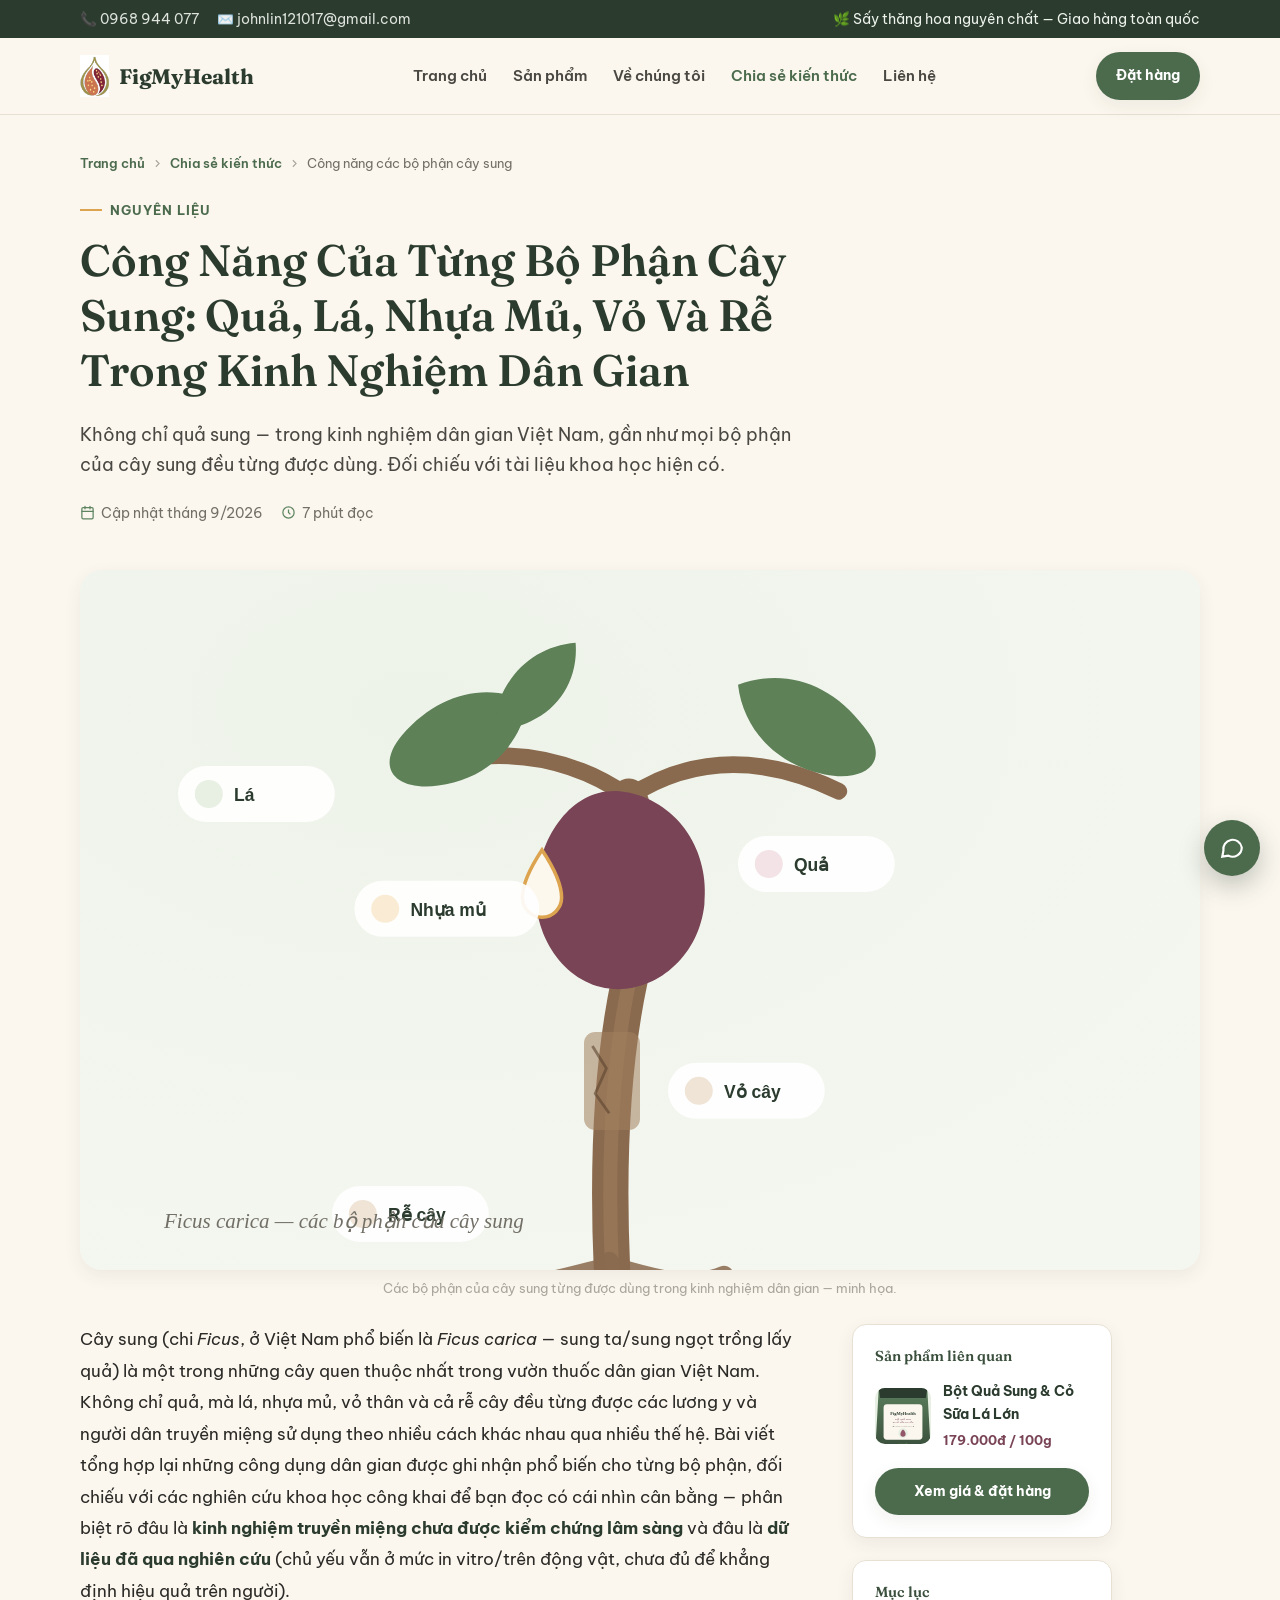
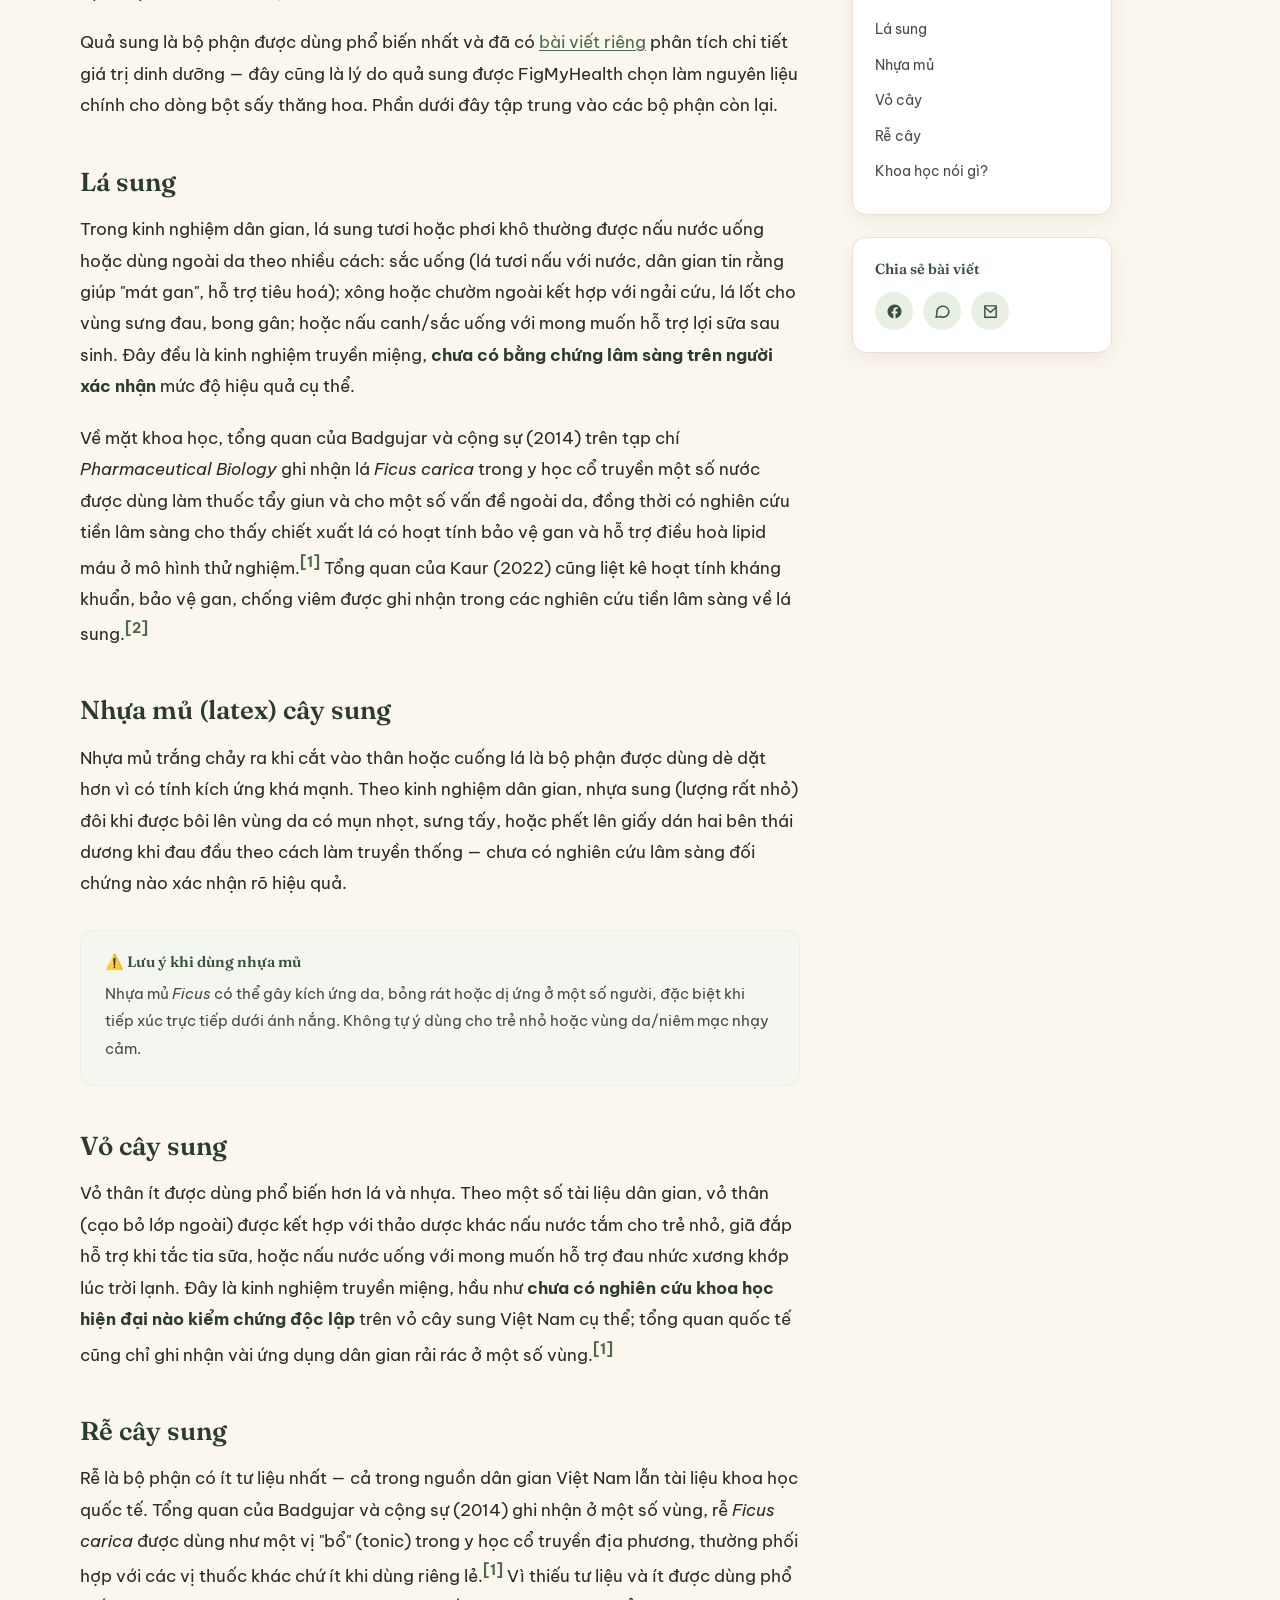
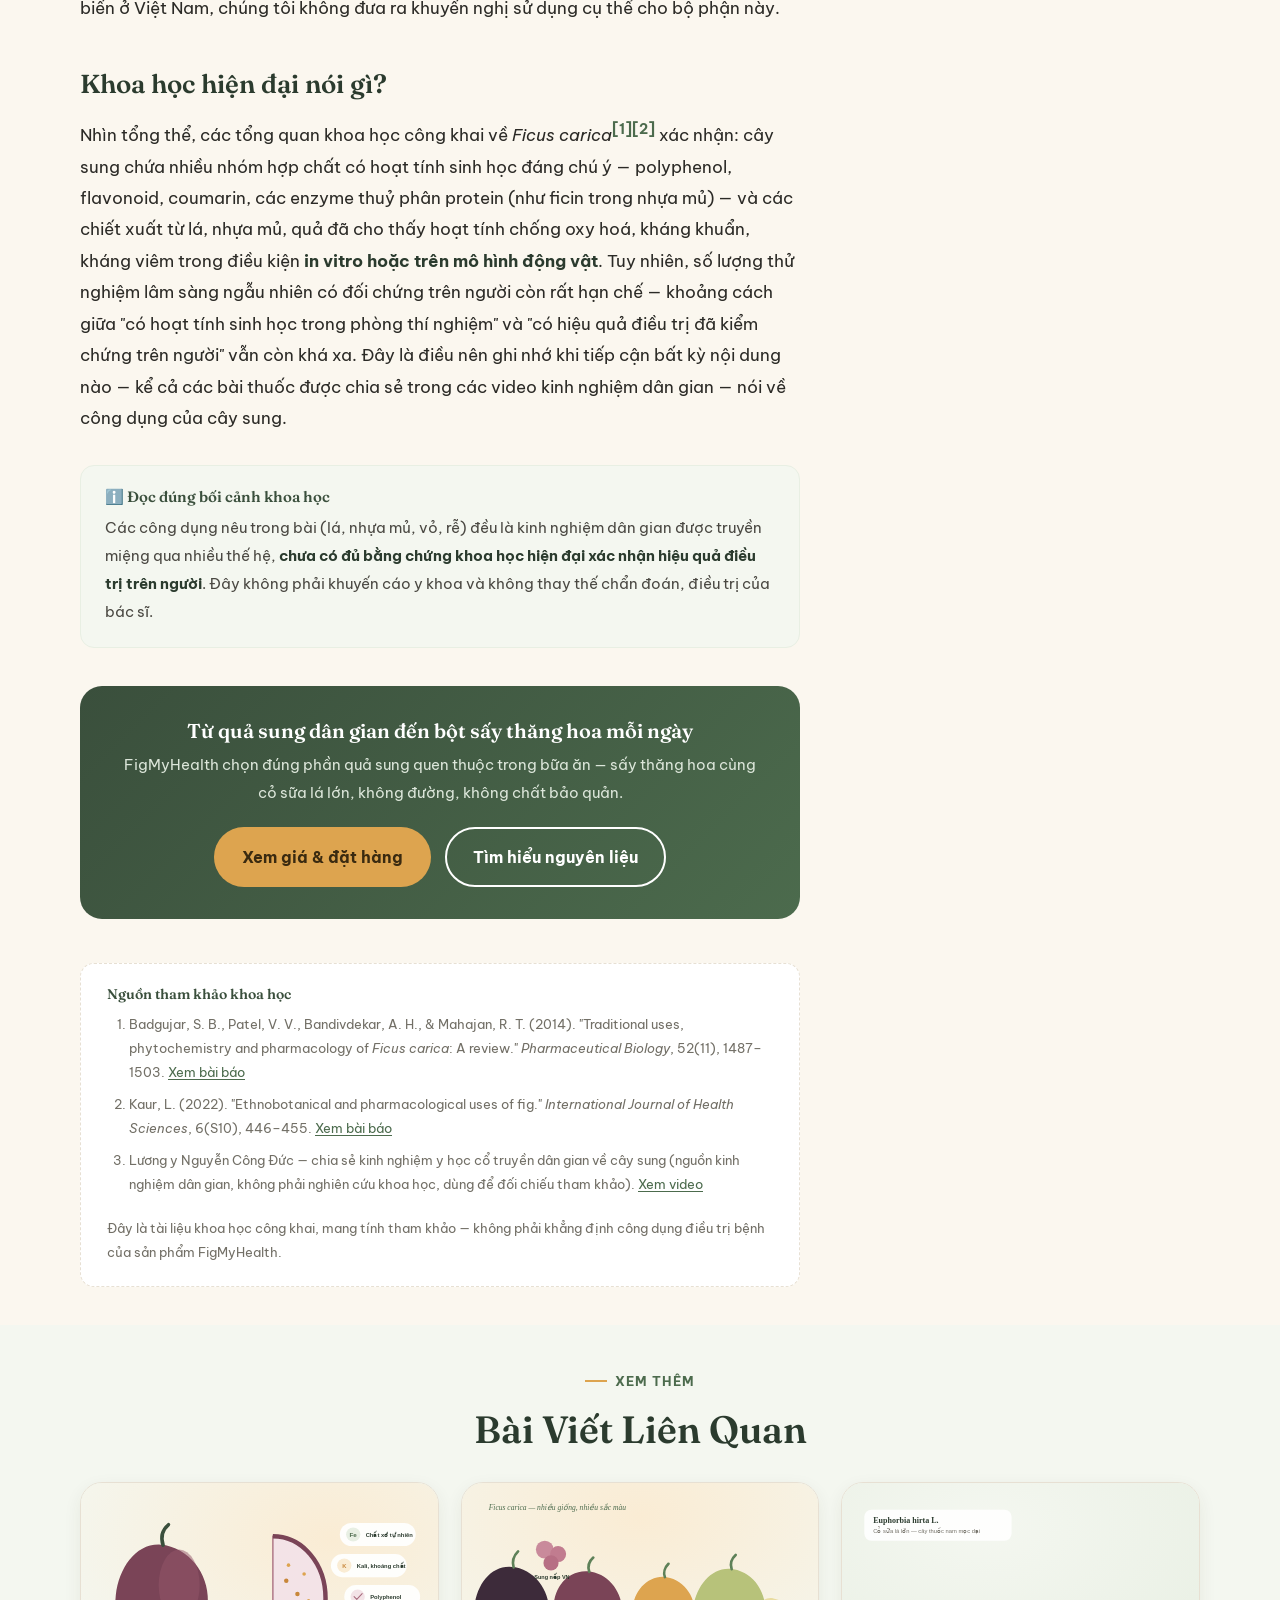
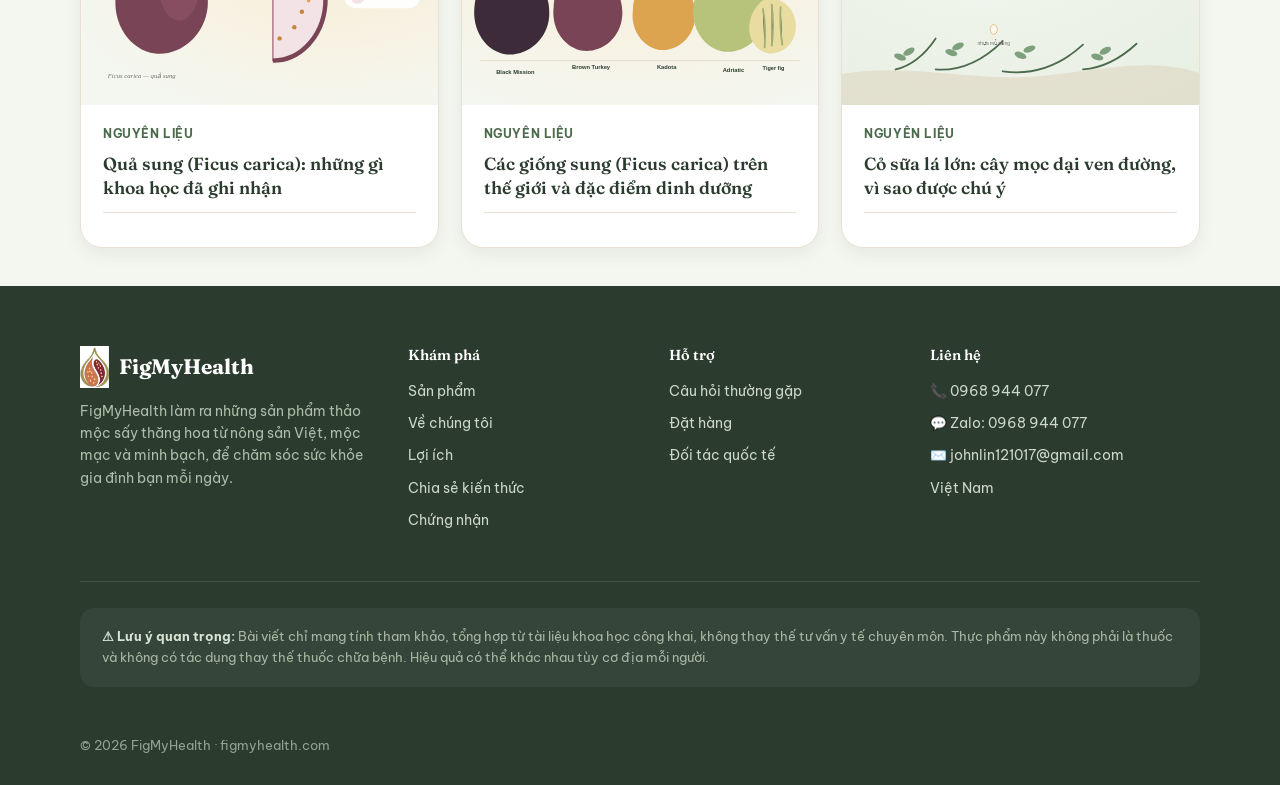
<file: blog/cong-nang-cac-bo-phan-cay-sung.html>
<!DOCTYPE html>
<html lang="vi">
<head>
<meta charset="UTF-8">
<meta name="viewport" content="width=device-width, initial-scale=1">
<title>Công Năng Từng Bộ Phận Cây Sung: Quả, Lá, Nhựa Mủ, Vỏ, Rễ | FigMyHealth</title>
<meta name="description" content="Không chỉ quả sung — lá, nhựa mủ, vỏ và rễ cây sung đều từng được dùng trong kinh nghiệm dân gian. Tổng hợp và đối chiếu với nghiên cứu khoa học công khai, có trích dẫn.">
<meta name="theme-color" content="#3a4f3c">
<link rel="canonical" href="https://figmyhealth.com/blog/cong-nang-cac-bo-phan-cay-sung.html">
<link rel="icon" type="image/svg+xml" href="../assets/img/favicon.svg">
<meta property="og:title" content="Công Năng Từng Bộ Phận Cây Sung | FigMyHealth">
<meta property="og:description" content="Không chỉ quả sung — lá, nhựa mủ, vỏ và rễ cây sung đều từng được dùng trong kinh nghiệm dân gian. Tổng hợp và đối chiếu với nghiên cứu khoa học công khai, có trích dẫn.">
<meta property="og:type" content="article">
<meta property="og:image" content="../assets/img/blog/hero-bo-phan-cay-sung.svg">
<link rel="preconnect" href="https://fonts.googleapis.com">
<link rel="preconnect" href="https://fonts.gstatic.com" crossorigin>
<link href="https://fonts.googleapis.com/css2?family=Fraunces:ital,wght@0,500;0,600;0,700;1,500&family=Be+Vietnam+Pro:wght@400;500;600;700;800&display=swap" rel="stylesheet">
<link rel="stylesheet" href="../assets/css/style.css">
<script>document.documentElement.classList.add('js');</script>
<noscript><style>
  .main-nav{position:static;opacity:1;pointer-events:auto;transform:none;background:none;padding:10px 0;flex-direction:row;flex-wrap:wrap;overflow:visible;}
  .nav-toggle{display:none!important;}
  .pviews,.view-pill{display:none!important;}
</style></noscript>
</head>
<body data-article-slug="cong-nang-cac-bo-phan-cay-sung">
<a href="#main" class="skip-link">Bỏ qua tới nội dung</a>

<div class="topbar">
  <div class="container">
    <div class="topbar-contact">
      <a href="tel:+84968944077">📞 0968 944 077</a>
      <a href="mailto:johnlin121017@gmail.com">✉️ johnlin121017@gmail.com</a>
    </div>
    <div class="topbar-tagline"><span>🌿 Sấy thăng hoa nguyên chất — Giao hàng toàn quốc</span></div>
  </div>
</div>

<header class="site-header">
  <div class="container nav-row">
    <a href="../index.html" class="brand">
      <img src="../assets/img/logo-placeholder.svg" alt="FigMyHealth logo">
      <span>FigMyHealth</span>
    </a>
    <nav class="main-nav" id="mainNav">
      <a href="../index.html">Trang chủ</a>
      <a href="../index.html#product">Sản phẩm</a>
      <a href="../index.html#about">Về chúng tôi</a>
      <a href="index.html" style="color:var(--green-700);">Chia sẻ kiến thức</a>
      <a href="../index.html#contact">Liên hệ</a>
    </nav>
    <div class="header-actions">
      <a href="../index.html#pricing" class="btn btn-primary btn-sm">Đặt hàng</a>
      <button class="nav-toggle" id="navToggle" aria-label="Mở menu" aria-expanded="false">
        <svg viewBox="0 0 24 24" fill="none" stroke="currentColor" stroke-width="2"><path d="M4 6h16M4 12h16M4 18h16" stroke-linecap="round"/></svg>
      </button>
    </div>
  </div>
</header>

<main id="main">

<section class="article-header">
  <div class="container">
    <nav class="breadcrumb" aria-label="Breadcrumb">
      <a href="../index.html">Trang chủ</a>
      <svg viewBox="0 0 24 24" fill="none" stroke="currentColor" stroke-width="2"><path d="M9 6l6 6-6 6"/></svg>
      <a href="index.html">Chia sẻ kiến thức</a>
      <svg viewBox="0 0 24 24" fill="none" stroke="currentColor" stroke-width="2"><path d="M9 6l6 6-6 6"/></svg>
      <span>Công năng các bộ phận cây sung</span>
    </nav>
    <div class="eyebrow">Nguyên liệu</div>
    <h1>Công Năng Của Từng Bộ Phận Cây Sung: Quả, Lá, Nhựa Mủ, Vỏ Và Rễ Trong Kinh Nghiệm Dân Gian</h1>
    <p class="article-lede">Không chỉ quả sung — trong kinh nghiệm dân gian Việt Nam, gần như mọi bộ phận của cây sung đều từng được dùng. Đối chiếu với tài liệu khoa học hiện có.</p>
    <div class="article-meta">
      <span><svg viewBox="0 0 24 24" fill="none" stroke="currentColor" stroke-width="2"><rect x="3" y="4" width="18" height="18" rx="2"/><path d="M16 2v4M8 2v4M3 10h18" stroke-linecap="round"/></svg> Cập nhật tháng 9/2026</span>
      <span><svg viewBox="0 0 24 24" fill="none" stroke="currentColor" stroke-width="2"><circle cx="12" cy="12" r="9"/><path d="M12 7v5l3 3"/></svg> 7 phút đọc</span>
      <span class="view-pill"><svg viewBox="0 0 24 24" fill="none" stroke="currentColor" stroke-width="2"><path d="M1 12s4-7 11-7 11 7 11 7-4 7-11 7-11-7-11-7z"/><circle cx="12" cy="12" r="3"/></svg><span class="vnum" data-vslug-self="cong-nang-cac-bo-phan-cay-sung">…</span>&nbsp;lượt xem</span>
    </div>
  </div>
</section>

<section style="padding-top:6px;">
  <div class="container">
    <figure class="article-hero-img">
      <img src="../assets/img/blog/hero-bo-phan-cay-sung.svg" alt="Minh họa cây sung với các bộ phận: quả, lá, nhựa mủ, vỏ và rễ">
    </figure>
    <p class="article-hero-caption">Các bộ phận của cây sung từng được dùng trong kinh nghiệm dân gian — minh họa.</p>

    <div class="article-layout" style="margin-top:26px;">
      <div class="article-body">

        <p>Cây sung (chi <em>Ficus</em>, ở Việt Nam phổ biến là <em>Ficus carica</em> — sung ta/sung ngọt trồng lấy quả) là một trong những cây quen thuộc nhất trong vườn thuốc dân gian Việt Nam. Không chỉ quả, mà lá, nhựa mủ, vỏ thân và cả rễ cây đều từng được các lương y và người dân truyền miệng sử dụng theo nhiều cách khác nhau qua nhiều thế hệ. Bài viết tổng hợp lại những công dụng dân gian được ghi nhận phổ biến cho từng bộ phận, đối chiếu với các nghiên cứu khoa học công khai để bạn đọc có cái nhìn cân bằng — phân biệt rõ đâu là <strong>kinh nghiệm truyền miệng chưa được kiểm chứng lâm sàng</strong> và đâu là <strong>dữ liệu đã qua nghiên cứu</strong> (chủ yếu vẫn ở mức in vitro/trên động vật, chưa đủ để khẳng định hiệu quả trên người).</p>

        <p>Quả sung là bộ phận được dùng phổ biến nhất và đã có <a href="khoa-hoc-qua-sung.html">bài viết riêng</a> phân tích chi tiết giá trị dinh dưỡng — đây cũng là lý do quả sung được FigMyHealth chọn làm nguyên liệu chính cho dòng bột sấy thăng hoa. Phần dưới đây tập trung vào các bộ phận còn lại.</p>

        <h2 id="la-sung">Lá sung</h2>
        <p>Trong kinh nghiệm dân gian, lá sung tươi hoặc phơi khô thường được nấu nước uống hoặc dùng ngoài da theo nhiều cách: sắc uống (lá tươi nấu với nước, dân gian tin rằng giúp "mát gan", hỗ trợ tiêu hoá); xông hoặc chườm ngoài kết hợp với ngải cứu, lá lốt cho vùng sưng đau, bong gân; hoặc nấu canh/sắc uống với mong muốn hỗ trợ lợi sữa sau sinh. Đây đều là kinh nghiệm truyền miệng, <strong>chưa có bằng chứng lâm sàng trên người xác nhận</strong> mức độ hiệu quả cụ thể.</p>
        <p>Về mặt khoa học, tổng quan của Badgujar và cộng sự (2014) trên tạp chí <em>Pharmaceutical Biology</em> ghi nhận lá <em>Ficus carica</em> trong y học cổ truyền một số nước được dùng làm thuốc tẩy giun và cho một số vấn đề ngoài da, đồng thời có nghiên cứu tiền lâm sàng cho thấy chiết xuất lá có hoạt tính bảo vệ gan và hỗ trợ điều hoà lipid máu ở mô hình thử nghiệm.<sup>[1]</sup> Tổng quan của Kaur (2022) cũng liệt kê hoạt tính kháng khuẩn, bảo vệ gan, chống viêm được ghi nhận trong các nghiên cứu tiền lâm sàng về lá sung.<sup>[2]</sup></p>

        <h2 id="nhua-mu">Nhựa mủ (latex) cây sung</h2>
        <p>Nhựa mủ trắng chảy ra khi cắt vào thân hoặc cuống lá là bộ phận được dùng dè dặt hơn vì có tính kích ứng khá mạnh. Theo kinh nghiệm dân gian, nhựa sung (lượng rất nhỏ) đôi khi được bôi lên vùng da có mụn nhọt, sưng tấy, hoặc phết lên giấy dán hai bên thái dương khi đau đầu theo cách làm truyền thống — chưa có nghiên cứu lâm sàng đối chứng nào xác nhận rõ hiệu quả.</p>
        <div class="callout">
          <h4>⚠️ Lưu ý khi dùng nhựa mủ</h4>
          <p>Nhựa mủ <em>Ficus</em> có thể gây kích ứng da, bỏng rát hoặc dị ứng ở một số người, đặc biệt khi tiếp xúc trực tiếp dưới ánh nắng. Không tự ý dùng cho trẻ nhỏ hoặc vùng da/niêm mạc nhạy cảm.</p>
        </div>

        <h2 id="vo-cay">Vỏ cây sung</h2>
        <p>Vỏ thân ít được dùng phổ biến hơn lá và nhựa. Theo một số tài liệu dân gian, vỏ thân (cạo bỏ lớp ngoài) được kết hợp với thảo dược khác nấu nước tắm cho trẻ nhỏ, giã đắp hỗ trợ khi tắc tia sữa, hoặc nấu nước uống với mong muốn hỗ trợ đau nhức xương khớp lúc trời lạnh. Đây là kinh nghiệm truyền miệng, hầu như <strong>chưa có nghiên cứu khoa học hiện đại nào kiểm chứng độc lập</strong> trên vỏ cây sung Việt Nam cụ thể; tổng quan quốc tế cũng chỉ ghi nhận vài ứng dụng dân gian rải rác ở một số vùng.<sup>[1]</sup></p>

        <h2 id="re-cay">Rễ cây sung</h2>
        <p>Rễ là bộ phận có ít tư liệu nhất — cả trong nguồn dân gian Việt Nam lẫn tài liệu khoa học quốc tế. Tổng quan của Badgujar và cộng sự (2014) ghi nhận ở một số vùng, rễ <em>Ficus carica</em> được dùng như một vị "bổ" (tonic) trong y học cổ truyền địa phương, thường phối hợp với các vị thuốc khác chứ ít khi dùng riêng lẻ.<sup>[1]</sup> Vì thiếu tư liệu và ít được dùng phổ biến ở Việt Nam, chúng tôi không đưa ra khuyến nghị sử dụng cụ thể cho bộ phận này.</p>

        <h2 id="khoa-hoc">Khoa học hiện đại nói gì?</h2>
        <p>Nhìn tổng thể, các tổng quan khoa học công khai về <em>Ficus carica</em><sup>[1][2]</sup> xác nhận: cây sung chứa nhiều nhóm hợp chất có hoạt tính sinh học đáng chú ý — polyphenol, flavonoid, coumarin, các enzyme thuỷ phân protein (như ficin trong nhựa mủ) — và các chiết xuất từ lá, nhựa mủ, quả đã cho thấy hoạt tính chống oxy hoá, kháng khuẩn, kháng viêm trong điều kiện <strong>in vitro hoặc trên mô hình động vật</strong>. Tuy nhiên, số lượng thử nghiệm lâm sàng ngẫu nhiên có đối chứng trên người còn rất hạn chế — khoảng cách giữa "có hoạt tính sinh học trong phòng thí nghiệm" và "có hiệu quả điều trị đã kiểm chứng trên người" vẫn còn khá xa. Đây là điều nên ghi nhớ khi tiếp cận bất kỳ nội dung nào — kể cả các bài thuốc được chia sẻ trong các video kinh nghiệm dân gian — nói về công dụng của cây sung.</p>

        <div class="callout">
          <h4>ℹ️ Đọc đúng bối cảnh khoa học</h4>
          <p>Các công dụng nêu trong bài (lá, nhựa mủ, vỏ, rễ) đều là kinh nghiệm dân gian được truyền miệng qua nhiều thế hệ, <strong>chưa có đủ bằng chứng khoa học hiện đại xác nhận hiệu quả điều trị trên người</strong>. Đây không phải khuyến cáo y khoa và không thay thế chẩn đoán, điều trị của bác sĩ.</p>
        </div>

        <div class="article-cta">
          <h4>Từ quả sung dân gian đến bột sấy thăng hoa mỗi ngày</h4>
          <p>FigMyHealth chọn đúng phần quả sung quen thuộc trong bữa ăn — sấy thăng hoa cùng cỏ sữa lá lớn, không đường, không chất bảo quản.</p>
          <a href="../index.html#pricing" class="btn btn-honey">Xem giá &amp; đặt hàng</a>
          <a href="../index.html#ingredients" class="btn btn-outline" style="border-color:#fff;color:#fff;">Tìm hiểu nguyên liệu</a>
        </div>

        <div class="sources-box article-sources">
          <h4>Nguồn tham khảo khoa học</h4>
          <ol>
            <li>Badgujar, S. B., Patel, V. V., Bandivdekar, A. H., &amp; Mahajan, R. T. (2014). "Traditional uses, phytochemistry and pharmacology of <em>Ficus carica</em>: A review." <em>Pharmaceutical Biology</em>, 52(11), 1487–1503. <a href="https://www.tandfonline.com/doi/full/10.3109/13880209.2014.892515" target="_blank" rel="noopener">Xem bài báo</a></li>
            <li>Kaur, L. (2022). "Ethnobotanical and pharmacological uses of fig." <em>International Journal of Health Sciences</em>, 6(S10), 446–455. <a href="https://sciencescholar.us/journal/index.php/ijhs/article/view/13498" target="_blank" rel="noopener">Xem bài báo</a></li>
            <li>Lương y Nguyễn Công Đức — chia sẻ kinh nghiệm y học cổ truyền dân gian về cây sung (nguồn kinh nghiệm dân gian, không phải nghiên cứu khoa học, dùng để đối chiếu tham khảo). <a href="https://www.youtube.com/watch?v=2bI5gHLBviY" target="_blank" rel="noopener">Xem video</a></li>

          </ol>
          <p style="margin:10px 0 0;">Đây là tài liệu khoa học công khai, mang tính tham khảo — không phải khẳng định công dụng điều trị bệnh của sản phẩm FigMyHealth.</p>
        </div>
      </div>

      <aside class="article-side">
        <div class="side-card">
          <h4>Sản phẩm liên quan</h4>
          <div class="mini-product">
            <img src="../assets/img/pouch-mockup.svg" alt="Bột Quả Sung và Cỏ Sữa Lá Lớn FigMyHealth">
            <div><strong>Bột Quả Sung &amp; Cỏ Sữa Lá Lớn</strong><span>179.000đ / 100g</span></div>
          </div>
          <a href="../index.html#pricing" class="btn btn-primary btn-block btn-sm">Xem giá &amp; đặt hàng</a>
        </div>
        <div class="side-card">
          <h4>Mục lục</h4>
          <ul class="toc-list">
            <li><a href="#la-sung">Lá sung</a></li>
            <li><a href="#nhua-mu">Nhựa mủ</a></li>
            <li><a href="#vo-cay">Vỏ cây</a></li>
            <li><a href="#re-cay">Rễ cây</a></li>
            <li><a href="#khoa-hoc">Khoa học nói gì?</a></li>

          </ul>
        </div>
        <div class="side-card">
          <h4>Chia sẻ bài viết</h4>
          <div class="share-row">
            <a href="https://www.facebook.com/sharer/sharer.php?u=https://figmyhealth.com/blog/cong-nang-cac-bo-phan-cay-sung.html" target="_blank" rel="noopener" aria-label="Chia sẻ Facebook"><svg viewBox="0 0 24 24" fill="currentColor"><path d="M22 12a10 10 0 1 0-11.6 9.9v-7H7.9V12h2.5V9.8c0-2.5 1.5-3.9 3.8-3.9 1.1 0 2.2.2 2.2.2v2.4h-1.3c-1.2 0-1.6.8-1.6 1.6V12h2.8l-.4 2.9h-2.4v7A10 10 0 0 0 22 12z"/></svg></a>
            <a href="https://zalo.me/share?u=https://figmyhealth.com/blog/cong-nang-cac-bo-phan-cay-sung.html" target="_blank" rel="noopener" aria-label="Chia sẻ Zalo"><svg viewBox="0 0 24 24" fill="none" stroke="currentColor" stroke-width="2"><path d="M21 11.5a8.5 8.5 0 0 1-12.36 7.56L3 20l1.06-5.4A8.5 8.5 0 1 1 21 11.5z"/></svg></a>
            <a href="mailto:?subject=Cong nang cac bo phan cay sung&body=https://figmyhealth.com/blog/cong-nang-cac-bo-phan-cay-sung.html" aria-label="Gửi email"><svg viewBox="0 0 24 24" fill="none" stroke="currentColor" stroke-width="2"><path d="M4 4h16v16H4z"/><path d="M4 6l8 7 8-7"/></svg></a>
          </div>
        </div>
      </aside>
    </div>
  </div>
</section>

<section class="section-tint">
  <div class="container">
    <div class="section-head" style="margin-bottom:28px;">
      <div class="eyebrow">Xem thêm</div>
      <h2>Bài Viết Liên Quan</h2>
    </div>
    <div class="related-grid">
      <article class="post-card reveal">
        <a class="thumb" href="khoa-hoc-qua-sung.html"><img src="../assets/img/blog/hero-qua-sung.svg" alt="" loading="lazy"></a>
        <div class="pbody">
          <span class="ptag">Nguyên liệu</span>
          <h3><a href="khoa-hoc-qua-sung.html">Quả sung (Ficus carica): những gì khoa học đã ghi nhận</a></h3>
          <div class="pmeta"><span class="pviews"><svg viewBox="0 0 24 24" fill="none" stroke="currentColor" stroke-width="2"><path d="M1 12s4-7 11-7 11 7 11 7-4 7-11 7-11-7-11-7z"/><circle cx="12" cy="12" r="3"/></svg><span class="vnum" data-vslug="khoa-hoc-qua-sung"></span></span></div>
        </div>
      </article>
      <article class="post-card reveal">
        <a class="thumb" href="cac-giong-sung-tren-the-gioi.html"><img src="../assets/img/blog/hero-giong-sung.svg" alt="" loading="lazy"></a>
        <div class="pbody">
          <span class="ptag">Nguyên liệu</span>
          <h3><a href="cac-giong-sung-tren-the-gioi.html">Các giống sung (Ficus carica) trên thế giới và đặc điểm dinh dưỡng</a></h3>
          <div class="pmeta"><span class="pviews"><svg viewBox="0 0 24 24" fill="none" stroke="currentColor" stroke-width="2"><path d="M1 12s4-7 11-7 11 7 11 7-4 7-11 7-11-7-11-7z"/><circle cx="12" cy="12" r="3"/></svg><span class="vnum" data-vslug="cac-giong-sung-tren-the-gioi"></span></span></div>
        </div>
      </article>
      <article class="post-card reveal">
        <a class="thumb" href="co-sua-la-lon-cay-thuoc-nam.html"><img src="../assets/img/blog/hero-co-sua.svg" alt="" loading="lazy"></a>
        <div class="pbody">
          <span class="ptag">Nguyên liệu</span>
          <h3><a href="co-sua-la-lon-cay-thuoc-nam.html">Cỏ sữa lá lớn: cây mọc dại ven đường, vì sao được chú ý</a></h3>
          <div class="pmeta"><span class="pviews"><svg viewBox="0 0 24 24" fill="none" stroke="currentColor" stroke-width="2"><path d="M1 12s4-7 11-7 11 7 11 7-4 7-11 7-11-7-11-7z"/><circle cx="12" cy="12" r="3"/></svg><span class="vnum" data-vslug="co-sua-la-lon-cay-thuoc-nam"></span></span></div>
        </div>
      </article>
    </div>
  </div>
</section>

</main>

<footer>
  <div class="container">
    <div class="footer-grid">
      <div class="footer-brand">
        <a href="../index.html" class="brand"><img src="../assets/img/logo-placeholder.svg" alt="FigMyHealth"><span>FigMyHealth</span></a>
        <p>FigMyHealth làm ra những sản phẩm thảo mộc sấy thăng hoa từ nông sản Việt, mộc mạc và minh bạch, để chăm sóc sức khỏe gia đình bạn mỗi ngày.</p>
      </div>
      <div>
        <h4>Khám phá</h4>
        <ul>
          <li><a href="../index.html#product">Sản phẩm</a></li>
          <li><a href="../index.html#about">Về chúng tôi</a></li>
          <li><a href="../index.html#benefits">Lợi ích</a></li>
          <li><a href="index.html">Chia sẻ kiến thức</a></li>
          <li><a href="../index.html#certs">Chứng nhận</a></li>
        </ul>
      </div>
      <div>
        <h4>Hỗ trợ</h4>
        <ul>
          <li><a href="../index.html#faq">Câu hỏi thường gặp</a></li>
          <li><a href="../index.html#pricing">Đặt hàng</a></li>
          <li><a href="../index.html#wholesale">Đối tác quốc tế</a></li>
        </ul>
      </div>
      <div>
        <h4>Liên hệ</h4>
        <ul>
          <li><a href="tel:+84968944077">📞 0968 944 077</a></li>
          <li><a href="https://zalo.me/0968944077" target="_blank" rel="noopener">💬 Zalo: 0968 944 077</a></li>
          <li><a href="mailto:johnlin121017@gmail.com">✉️ johnlin121017@gmail.com</a></li>
          <li><span>Việt Nam</span></li>
        </ul>
      </div>
    </div>
    <div class="disclaimer-box">
      <strong>⚠ Lưu ý quan trọng:</strong> Bài viết chỉ mang tính tham khảo, tổng hợp từ tài liệu khoa học công khai, không thay thế tư vấn y tế chuyên môn. Thực phẩm này không phải là thuốc và không có tác dụng thay thế thuốc chữa bệnh. Hiệu quả có thể khác nhau tùy cơ địa mỗi người.
    </div>
    <div class="footer-bottom">
      <span id="footerYear">© 2026 FigMyHealth · figmyhealth.com</span>
    </div>
  </div>
</footer>

<div class="mobile-bar">
  <div class="row">
    <a href="tel:+84968944077">
      <svg viewBox="0 0 24 24" fill="none" stroke="currentColor" stroke-width="2"><path d="M22 16.9v3a2 2 0 0 1-2.2 2 19.8 19.8 0 0 1-8.6-3.1 19.5 19.5 0 0 1-6-6A19.8 19.8 0 0 1 2.1 4.2 2 2 0 0 1 4.1 2h3a2 2 0 0 1 2 1.7c.1 1 .3 2 .6 2.9a2 2 0 0 1-.5 2.1L8 9.9a16 16 0 0 0 6 6l1.2-1.2a2 2 0 0 1 2.1-.5c.9.3 1.9.5 2.9.6a2 2 0 0 1 1.8 2.1z"/></svg>
      <span>Gọi ngay</span>
    </a>
    <a href="https://zalo.me/0968944077" target="_blank" rel="noopener">
      <svg viewBox="0 0 24 24" fill="none" stroke="currentColor" stroke-width="2"><path d="M21 11.5a8.5 8.5 0 0 1-12.36 7.56L3 20l1.06-5.4A8.5 8.5 0 1 1 21 11.5z"/></svg>
      <span>Zalo</span>
    </a>
    <a href="../index.html#pricing">
      <svg viewBox="0 0 24 24" fill="none" stroke="currentColor" stroke-width="2"><path d="M6 6h15l-1.5 9h-12z"/><circle cx="9" cy="20" r="1"/><circle cx="18" cy="20" r="1"/></svg>
      <span>Đặt mua ngay</span>
    </a>
  </div>
</div>

<script src="../assets/js/main.js"></script>
<script src="../assets/js/blog.js"></script>
<script src="../assets/js/chatbot.js"></script>
</body>
</html>
</file>
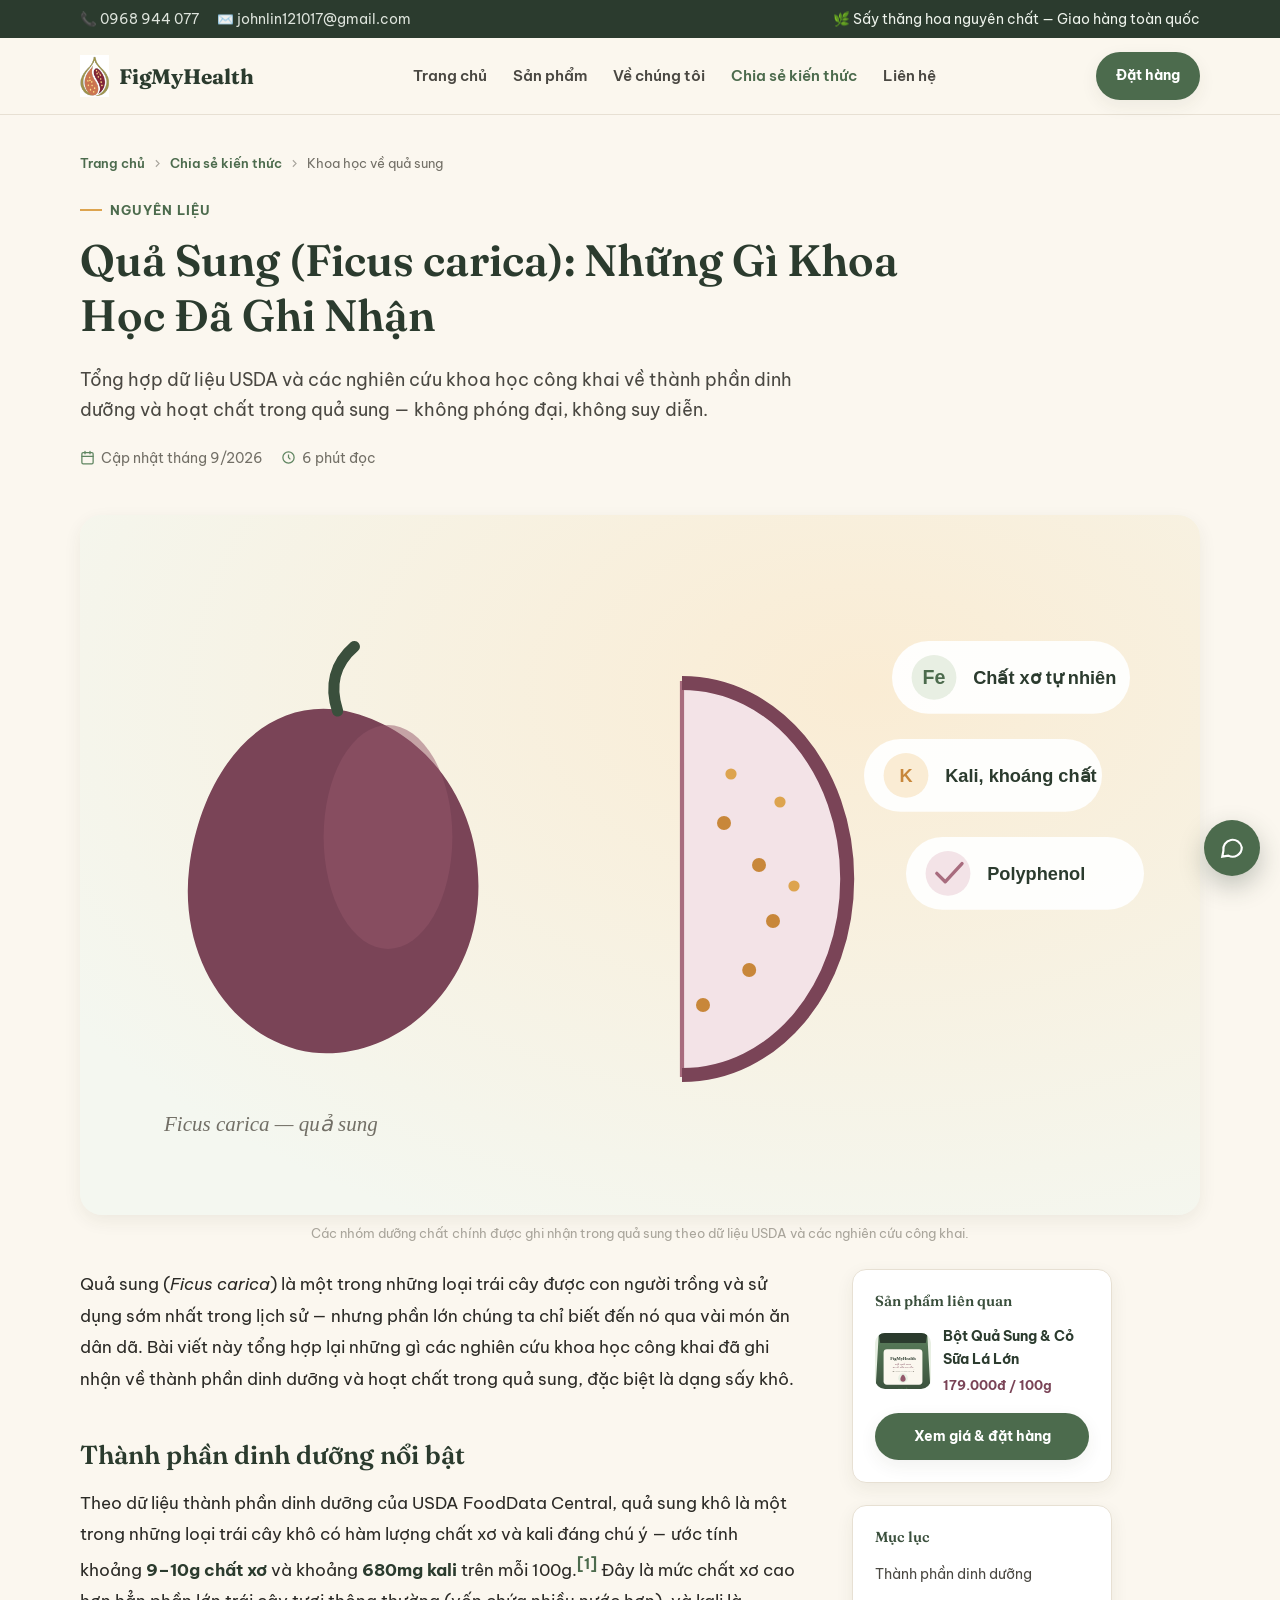
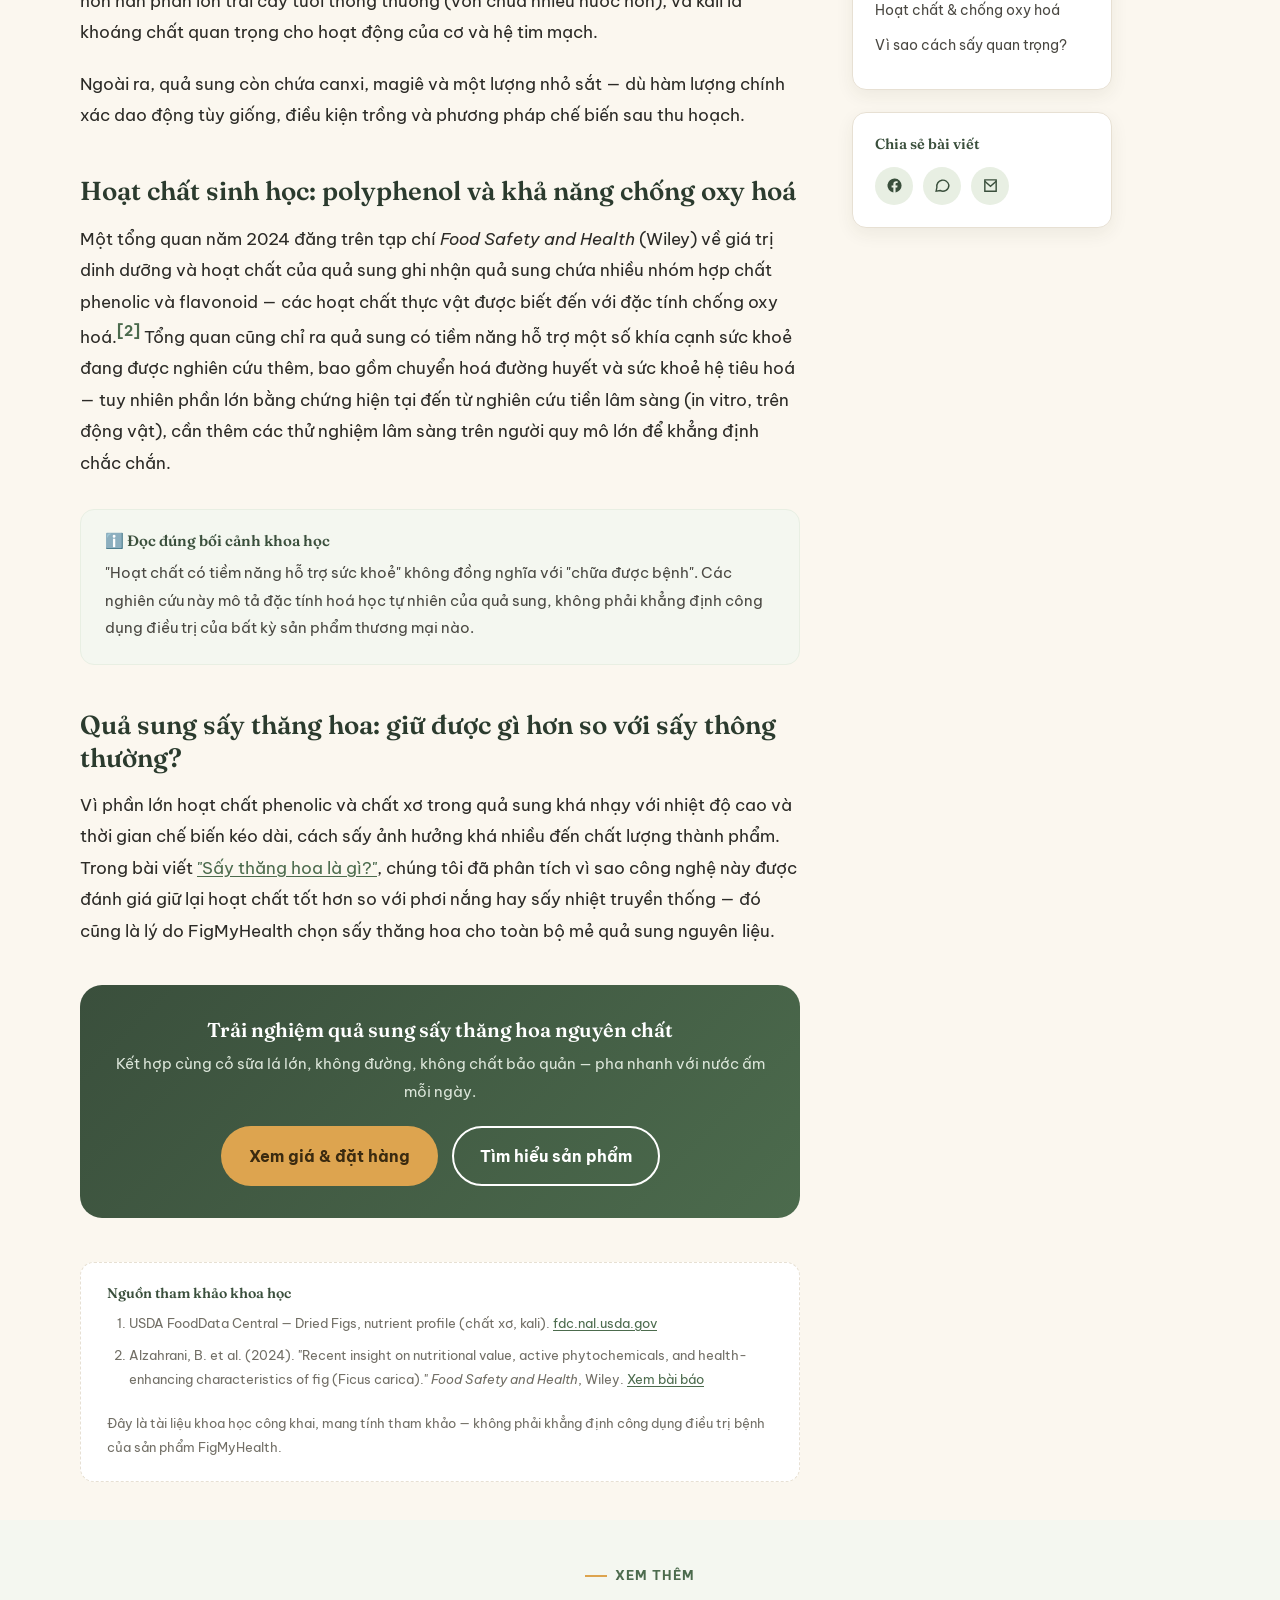
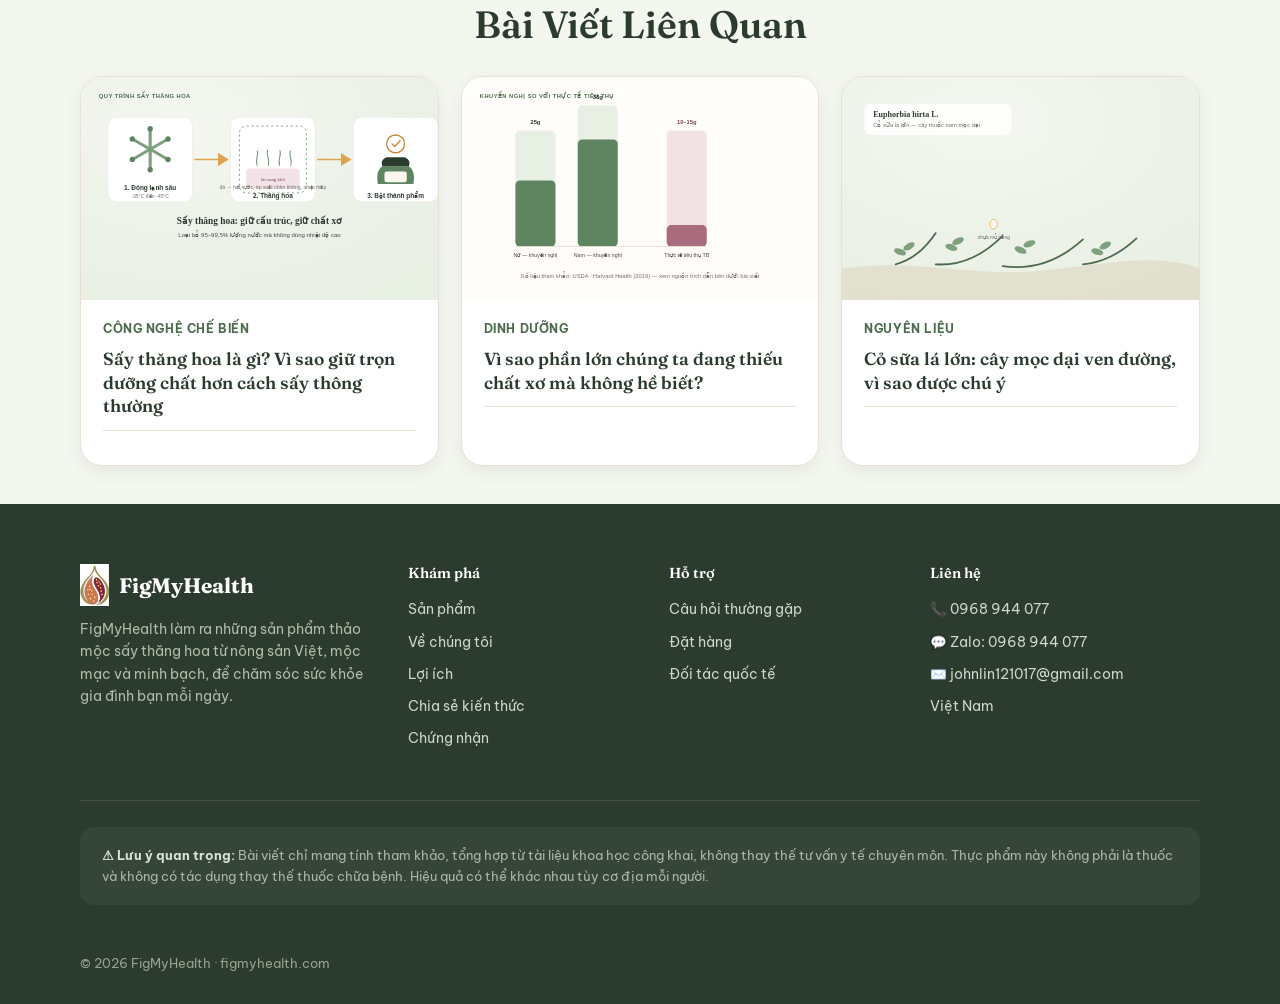
<file: blog/khoa-hoc-qua-sung.html>
<!DOCTYPE html>
<html lang="vi">
<head>
<meta charset="UTF-8">
<meta name="viewport" content="width=device-width, initial-scale=1">
<title>Quả Sung (Ficus carica): Khoa Học Nói Gì? | FigMyHealth</title>
<meta name="description" content="Quả sung (Ficus carica) chứa gì? Tổng hợp dữ liệu USDA và nghiên cứu khoa học công khai về chất xơ, kali và hoạt chất polyphenol trong quả sung.">
<meta name="theme-color" content="#3a4f3c">
<link rel="canonical" href="https://figmyhealth.com/blog/khoa-hoc-qua-sung.html">
<link rel="icon" type="image/svg+xml" href="../assets/img/favicon.svg">
<meta property="og:title" content="Khoa Học Về Quả Sung (Ficus carica) | FigMyHealth">
<meta property="og:description" content="Quả sung (Ficus carica) chứa gì? Tổng hợp dữ liệu USDA và nghiên cứu khoa học công khai về chất xơ, kali và hoạt chất polyphenol trong quả sung.">
<meta property="og:type" content="article">
<meta property="og:image" content="../assets/img/blog/hero-qua-sung.svg">
<link rel="preconnect" href="https://fonts.googleapis.com">
<link rel="preconnect" href="https://fonts.gstatic.com" crossorigin>
<link href="https://fonts.googleapis.com/css2?family=Fraunces:ital,wght@0,500;0,600;0,700;1,500&family=Be+Vietnam+Pro:wght@400;500;600;700;800&display=swap" rel="stylesheet">
<link rel="stylesheet" href="../assets/css/style.css">
<script>document.documentElement.classList.add('js');</script>
<noscript><style>
  .main-nav{position:static;opacity:1;pointer-events:auto;transform:none;background:none;padding:10px 0;flex-direction:row;flex-wrap:wrap;overflow:visible;}
  .nav-toggle{display:none!important;}
  .pviews,.view-pill{display:none!important;}
</style></noscript>
</head>
<body data-article-slug="khoa-hoc-qua-sung">
<a href="#main" class="skip-link">Bỏ qua tới nội dung</a>

<div class="topbar">
  <div class="container">
    <div class="topbar-contact">
      <a href="tel:+84968944077">📞 0968 944 077</a>
      <a href="mailto:johnlin121017@gmail.com">✉️ johnlin121017@gmail.com</a>
    </div>
    <div class="topbar-tagline"><span>🌿 Sấy thăng hoa nguyên chất — Giao hàng toàn quốc</span></div>
  </div>
</div>

<header class="site-header">
  <div class="container nav-row">
    <a href="../index.html" class="brand">
      <img src="../assets/img/logo-placeholder.svg" alt="FigMyHealth logo">
      <span>FigMyHealth</span>
    </a>
    <nav class="main-nav" id="mainNav">
      <a href="../index.html">Trang chủ</a>
      <a href="../index.html#product">Sản phẩm</a>
      <a href="../index.html#about">Về chúng tôi</a>
      <a href="index.html" style="color:var(--green-700);">Chia sẻ kiến thức</a>
      <a href="../index.html#contact">Liên hệ</a>
    </nav>
    <div class="header-actions">
      <a href="../index.html#pricing" class="btn btn-primary btn-sm">Đặt hàng</a>
      <button class="nav-toggle" id="navToggle" aria-label="Mở menu" aria-expanded="false">
        <svg viewBox="0 0 24 24" fill="none" stroke="currentColor" stroke-width="2"><path d="M4 6h16M4 12h16M4 18h16" stroke-linecap="round"/></svg>
      </button>
    </div>
  </div>
</header>

<main id="main">

<section class="article-header">
  <div class="container">
    <nav class="breadcrumb" aria-label="Breadcrumb">
      <a href="../index.html">Trang chủ</a>
      <svg viewBox="0 0 24 24" fill="none" stroke="currentColor" stroke-width="2"><path d="M9 6l6 6-6 6"/></svg>
      <a href="index.html">Chia sẻ kiến thức</a>
      <svg viewBox="0 0 24 24" fill="none" stroke="currentColor" stroke-width="2"><path d="M9 6l6 6-6 6"/></svg>
      <span>Khoa học về quả sung</span>
    </nav>
    <div class="eyebrow">Nguyên liệu</div>
    <h1>Quả Sung (Ficus carica): Những Gì Khoa Học Đã Ghi Nhận</h1>
    <p class="article-lede">Tổng hợp dữ liệu USDA và các nghiên cứu khoa học công khai về thành phần dinh dưỡng và hoạt chất trong quả sung — không phóng đại, không suy diễn.</p>
    <div class="article-meta">
      <span><svg viewBox="0 0 24 24" fill="none" stroke="currentColor" stroke-width="2"><rect x="3" y="4" width="18" height="18" rx="2"/><path d="M16 2v4M8 2v4M3 10h18" stroke-linecap="round"/></svg> Cập nhật tháng 9/2026</span>
      <span><svg viewBox="0 0 24 24" fill="none" stroke="currentColor" stroke-width="2"><circle cx="12" cy="12" r="9"/><path d="M12 7v5l3 3"/></svg> 6 phút đọc</span>
      <span class="view-pill"><svg viewBox="0 0 24 24" fill="none" stroke="currentColor" stroke-width="2"><path d="M1 12s4-7 11-7 11 7 11 7-4 7-11 7-11-7-11-7z"/><circle cx="12" cy="12" r="3"/></svg><span class="vnum" data-vslug-self="khoa-hoc-qua-sung">…</span>&nbsp;lượt xem</span>
    </div>
  </div>
</section>

<section style="padding-top:6px;">
  <div class="container">
    <figure class="article-hero-img">
      <img src="../assets/img/blog/hero-qua-sung.svg" alt="Minh họa quả sung bổ đôi cùng các biểu tượng dưỡng chất: chất xơ, kali, polyphenol">
    </figure>
    <p class="article-hero-caption">Các nhóm dưỡng chất chính được ghi nhận trong quả sung theo dữ liệu USDA và các nghiên cứu công khai.</p>

    <div class="article-layout" style="margin-top:26px;">
      <div class="article-body">

        <p>Quả sung (<em>Ficus carica</em>) là một trong những loại trái cây được con người trồng và sử dụng sớm nhất trong lịch sử — nhưng phần lớn chúng ta chỉ biết đến nó qua vài món ăn dân dã. Bài viết này tổng hợp lại những gì các nghiên cứu khoa học công khai đã ghi nhận về thành phần dinh dưỡng và hoạt chất trong quả sung, đặc biệt là dạng sấy khô.</p>

        <h2 id="thanh-phan">Thành phần dinh dưỡng nổi bật</h2>
        <p>Theo dữ liệu thành phần dinh dưỡng của USDA FoodData Central, quả sung khô là một trong những loại trái cây khô có hàm lượng chất xơ và kali đáng chú ý — ước tính khoảng <strong>9–10g chất xơ</strong> và khoảng <strong>680mg kali</strong> trên mỗi 100g.<sup>[1]</sup> Đây là mức chất xơ cao hơn hẳn phần lớn trái cây tươi thông thường (vốn chứa nhiều nước hơn), và kali là khoáng chất quan trọng cho hoạt động của cơ và hệ tim mạch.</p>
        <p>Ngoài ra, quả sung còn chứa canxi, magiê và một lượng nhỏ sắt — dù hàm lượng chính xác dao động tùy giống, điều kiện trồng và phương pháp chế biến sau thu hoạch.</p>

        <h2 id="hoat-chat">Hoạt chất sinh học: polyphenol và khả năng chống oxy hoá</h2>
        <p>Một tổng quan năm 2024 đăng trên tạp chí <em>Food Safety and Health</em> (Wiley) về giá trị dinh dưỡng và hoạt chất của quả sung ghi nhận quả sung chứa nhiều nhóm hợp chất phenolic và flavonoid — các hoạt chất thực vật được biết đến với đặc tính chống oxy hoá.<sup>[2]</sup> Tổng quan cũng chỉ ra quả sung có tiềm năng hỗ trợ một số khía cạnh sức khoẻ đang được nghiên cứu thêm, bao gồm chuyển hoá đường huyết và sức khoẻ hệ tiêu hoá — tuy nhiên phần lớn bằng chứng hiện tại đến từ nghiên cứu tiền lâm sàng (in vitro, trên động vật), cần thêm các thử nghiệm lâm sàng trên người quy mô lớn để khẳng định chắc chắn.</p>

        <div class="callout">
          <h4>ℹ️ Đọc đúng bối cảnh khoa học</h4>
          <p>"Hoạt chất có tiềm năng hỗ trợ sức khoẻ" không đồng nghĩa với "chữa được bệnh". Các nghiên cứu này mô tả đặc tính hoá học tự nhiên của quả sung, không phải khẳng định công dụng điều trị của bất kỳ sản phẩm thương mại nào.</p>
        </div>

        <h2 id="boi-canh">Quả sung sấy thăng hoa: giữ được gì hơn so với sấy thông thường?</h2>
        <p>Vì phần lớn hoạt chất phenolic và chất xơ trong quả sung khá nhạy với nhiệt độ cao và thời gian chế biến kéo dài, cách sấy ảnh hưởng khá nhiều đến chất lượng thành phẩm. Trong bài viết <a href="say-thang-hoa-la-gi.html">"Sấy thăng hoa là gì?"</a>, chúng tôi đã phân tích vì sao công nghệ này được đánh giá giữ lại hoạt chất tốt hơn so với phơi nắng hay sấy nhiệt truyền thống — đó cũng là lý do FigMyHealth chọn sấy thăng hoa cho toàn bộ mẻ quả sung nguyên liệu.</p>

        <div class="article-cta">
          <h4>Trải nghiệm quả sung sấy thăng hoa nguyên chất</h4>
          <p>Kết hợp cùng cỏ sữa lá lớn, không đường, không chất bảo quản — pha nhanh với nước ấm mỗi ngày.</p>
          <a href="../index.html#pricing" class="btn btn-honey">Xem giá &amp; đặt hàng</a>
          <a href="../index.html#product" class="btn btn-outline" style="border-color:#fff;color:#fff;">Tìm hiểu sản phẩm</a>
        </div>

        <div class="sources-box article-sources">
          <h4>Nguồn tham khảo khoa học</h4>
          <ol>
            <li>USDA FoodData Central — Dried Figs, nutrient profile (chất xơ, kali). <a href="https://fdc.nal.usda.gov" target="_blank" rel="noopener">fdc.nal.usda.gov</a></li>
            <li>Alzahrani, B. et al. (2024). "Recent insight on nutritional value, active phytochemicals, and health-enhancing characteristics of fig (Ficus carica)." <em>Food Safety and Health</em>, Wiley. <a href="https://iadns.onlinelibrary.wiley.com/doi/10.1002/fsh3.12034" target="_blank" rel="noopener">Xem bài báo</a></li>

          </ol>
          <p style="margin:10px 0 0;">Đây là tài liệu khoa học công khai, mang tính tham khảo — không phải khẳng định công dụng điều trị bệnh của sản phẩm FigMyHealth.</p>
        </div>
      </div>

      <aside class="article-side">
        <div class="side-card">
          <h4>Sản phẩm liên quan</h4>
          <div class="mini-product">
            <img src="../assets/img/pouch-mockup.svg" alt="Bột Quả Sung và Cỏ Sữa Lá Lớn FigMyHealth">
            <div><strong>Bột Quả Sung &amp; Cỏ Sữa Lá Lớn</strong><span>179.000đ / 100g</span></div>
          </div>
          <a href="../index.html#pricing" class="btn btn-primary btn-block btn-sm">Xem giá &amp; đặt hàng</a>
        </div>
        <div class="side-card">
          <h4>Mục lục</h4>
          <ul class="toc-list">
            <li><a href="#thanh-phan">Thành phần dinh dưỡng</a></li>
            <li><a href="#hoat-chat">Hoạt chất &amp; chống oxy hoá</a></li>
            <li><a href="#boi-canh">Vì sao cách sấy quan trọng?</a></li>

          </ul>
        </div>
        <div class="side-card">
          <h4>Chia sẻ bài viết</h4>
          <div class="share-row">
            <a href="https://www.facebook.com/sharer/sharer.php?u=https://figmyhealth.com/blog/khoa-hoc-qua-sung.html" target="_blank" rel="noopener" aria-label="Chia sẻ Facebook"><svg viewBox="0 0 24 24" fill="currentColor"><path d="M22 12a10 10 0 1 0-11.6 9.9v-7H7.9V12h2.5V9.8c0-2.5 1.5-3.9 3.8-3.9 1.1 0 2.2.2 2.2.2v2.4h-1.3c-1.2 0-1.6.8-1.6 1.6V12h2.8l-.4 2.9h-2.4v7A10 10 0 0 0 22 12z"/></svg></a>
            <a href="https://zalo.me/share?u=https://figmyhealth.com/blog/khoa-hoc-qua-sung.html" target="_blank" rel="noopener" aria-label="Chia sẻ Zalo"><svg viewBox="0 0 24 24" fill="none" stroke="currentColor" stroke-width="2"><path d="M21 11.5a8.5 8.5 0 0 1-12.36 7.56L3 20l1.06-5.4A8.5 8.5 0 1 1 21 11.5z"/></svg></a>
            <a href="mailto:?subject=Khoa hoc ve qua sung&body=https://figmyhealth.com/blog/khoa-hoc-qua-sung.html" aria-label="Gửi email"><svg viewBox="0 0 24 24" fill="none" stroke="currentColor" stroke-width="2"><path d="M4 4h16v16H4z"/><path d="M4 6l8 7 8-7"/></svg></a>
          </div>
        </div>
      </aside>
    </div>
  </div>
</section>

<section class="section-tint">
  <div class="container">
    <div class="section-head" style="margin-bottom:28px;">
      <div class="eyebrow">Xem thêm</div>
      <h2>Bài Viết Liên Quan</h2>
    </div>
    <div class="related-grid">
      <article class="post-card reveal">
        <a class="thumb" href="say-thang-hoa-la-gi.html"><img src="../assets/img/blog/hero-say-thang-hoa.svg" alt="" loading="lazy"></a>
        <div class="pbody">
          <span class="ptag">Công nghệ chế biến</span>
          <h3><a href="say-thang-hoa-la-gi.html">Sấy thăng hoa là gì? Vì sao giữ trọn dưỡng chất hơn cách sấy thông thường</a></h3>
          <div class="pmeta"><span class="pviews"><svg viewBox="0 0 24 24" fill="none" stroke="currentColor" stroke-width="2"><path d="M1 12s4-7 11-7 11 7 11 7-4 7-11 7-11-7-11-7z"/><circle cx="12" cy="12" r="3"/></svg><span class="vnum" data-vslug="say-thang-hoa-la-gi"></span></span></div>
        </div>
      </article>
      <article class="post-card reveal">
        <a class="thumb" href="chat-xo-hoa-tan-thieu-hut.html"><img src="../assets/img/blog/hero-chat-xo.svg" alt="" loading="lazy"></a>
        <div class="pbody">
          <span class="ptag">Dinh dưỡng</span>
          <h3><a href="chat-xo-hoa-tan-thieu-hut.html">Vì sao phần lớn chúng ta đang thiếu chất xơ mà không hề biết?</a></h3>
          <div class="pmeta"><span class="pviews"><svg viewBox="0 0 24 24" fill="none" stroke="currentColor" stroke-width="2"><path d="M1 12s4-7 11-7 11 7 11 7-4 7-11 7-11-7-11-7z"/><circle cx="12" cy="12" r="3"/></svg><span class="vnum" data-vslug="chat-xo-hoa-tan-thieu-hut"></span></span></div>
        </div>
      </article>
      <article class="post-card reveal">
        <a class="thumb" href="co-sua-la-lon-cay-thuoc-nam.html"><img src="../assets/img/blog/hero-co-sua.svg" alt="" loading="lazy"></a>
        <div class="pbody">
          <span class="ptag">Nguyên liệu</span>
          <h3><a href="co-sua-la-lon-cay-thuoc-nam.html">Cỏ sữa lá lớn: cây mọc dại ven đường, vì sao được chú ý</a></h3>
          <div class="pmeta"><span class="pviews"><svg viewBox="0 0 24 24" fill="none" stroke="currentColor" stroke-width="2"><path d="M1 12s4-7 11-7 11 7 11 7-4 7-11 7-11-7-11-7z"/><circle cx="12" cy="12" r="3"/></svg><span class="vnum" data-vslug="co-sua-la-lon-cay-thuoc-nam"></span></span></div>
        </div>
      </article>
    </div>
  </div>
</section>

</main>

<footer>
  <div class="container">
    <div class="footer-grid">
      <div class="footer-brand">
        <a href="../index.html" class="brand"><img src="../assets/img/logo-placeholder.svg" alt="FigMyHealth"><span>FigMyHealth</span></a>
        <p>FigMyHealth làm ra những sản phẩm thảo mộc sấy thăng hoa từ nông sản Việt, mộc mạc và minh bạch, để chăm sóc sức khỏe gia đình bạn mỗi ngày.</p>
      </div>
      <div>
        <h4>Khám phá</h4>
        <ul>
          <li><a href="../index.html#product">Sản phẩm</a></li>
          <li><a href="../index.html#about">Về chúng tôi</a></li>
          <li><a href="../index.html#benefits">Lợi ích</a></li>
          <li><a href="index.html">Chia sẻ kiến thức</a></li>
          <li><a href="../index.html#certs">Chứng nhận</a></li>
        </ul>
      </div>
      <div>
        <h4>Hỗ trợ</h4>
        <ul>
          <li><a href="../index.html#faq">Câu hỏi thường gặp</a></li>
          <li><a href="../index.html#pricing">Đặt hàng</a></li>
          <li><a href="../index.html#wholesale">Đối tác quốc tế</a></li>
        </ul>
      </div>
      <div>
        <h4>Liên hệ</h4>
        <ul>
          <li><a href="tel:+84968944077">📞 0968 944 077</a></li>
          <li><a href="https://zalo.me/0968944077" target="_blank" rel="noopener">💬 Zalo: 0968 944 077</a></li>
          <li><a href="mailto:johnlin121017@gmail.com">✉️ johnlin121017@gmail.com</a></li>
          <li><span>Việt Nam</span></li>
        </ul>
      </div>
    </div>
    <div class="disclaimer-box">
      <strong>⚠ Lưu ý quan trọng:</strong> Bài viết chỉ mang tính tham khảo, tổng hợp từ tài liệu khoa học công khai, không thay thế tư vấn y tế chuyên môn. Thực phẩm này không phải là thuốc và không có tác dụng thay thế thuốc chữa bệnh. Hiệu quả có thể khác nhau tùy cơ địa mỗi người.
    </div>
    <div class="footer-bottom">
      <span id="footerYear">© 2026 FigMyHealth · figmyhealth.com</span>
    </div>
  </div>
</footer>

<div class="mobile-bar">
  <div class="row">
    <a href="tel:+84968944077">
      <svg viewBox="0 0 24 24" fill="none" stroke="currentColor" stroke-width="2"><path d="M22 16.9v3a2 2 0 0 1-2.2 2 19.8 19.8 0 0 1-8.6-3.1 19.5 19.5 0 0 1-6-6A19.8 19.8 0 0 1 2.1 4.2 2 2 0 0 1 4.1 2h3a2 2 0 0 1 2 1.7c.1 1 .3 2 .6 2.9a2 2 0 0 1-.5 2.1L8 9.9a16 16 0 0 0 6 6l1.2-1.2a2 2 0 0 1 2.1-.5c.9.3 1.9.5 2.9.6a2 2 0 0 1 1.8 2.1z"/></svg>
      <span>Gọi ngay</span>
    </a>
    <a href="https://zalo.me/0968944077" target="_blank" rel="noopener">
      <svg viewBox="0 0 24 24" fill="none" stroke="currentColor" stroke-width="2"><path d="M21 11.5a8.5 8.5 0 0 1-12.36 7.56L3 20l1.06-5.4A8.5 8.5 0 1 1 21 11.5z"/></svg>
      <span>Zalo</span>
    </a>
    <a href="../index.html#pricing">
      <svg viewBox="0 0 24 24" fill="none" stroke="currentColor" stroke-width="2"><path d="M6 6h15l-1.5 9h-12z"/><circle cx="9" cy="20" r="1"/><circle cx="18" cy="20" r="1"/></svg>
      <span>Đặt mua ngay</span>
    </a>
  </div>
</div>

<script src="../assets/js/main.js"></script>
<script src="../assets/js/blog.js"></script>
<script src="../assets/js/chatbot.js"></script>
</body>
</html>
</file>
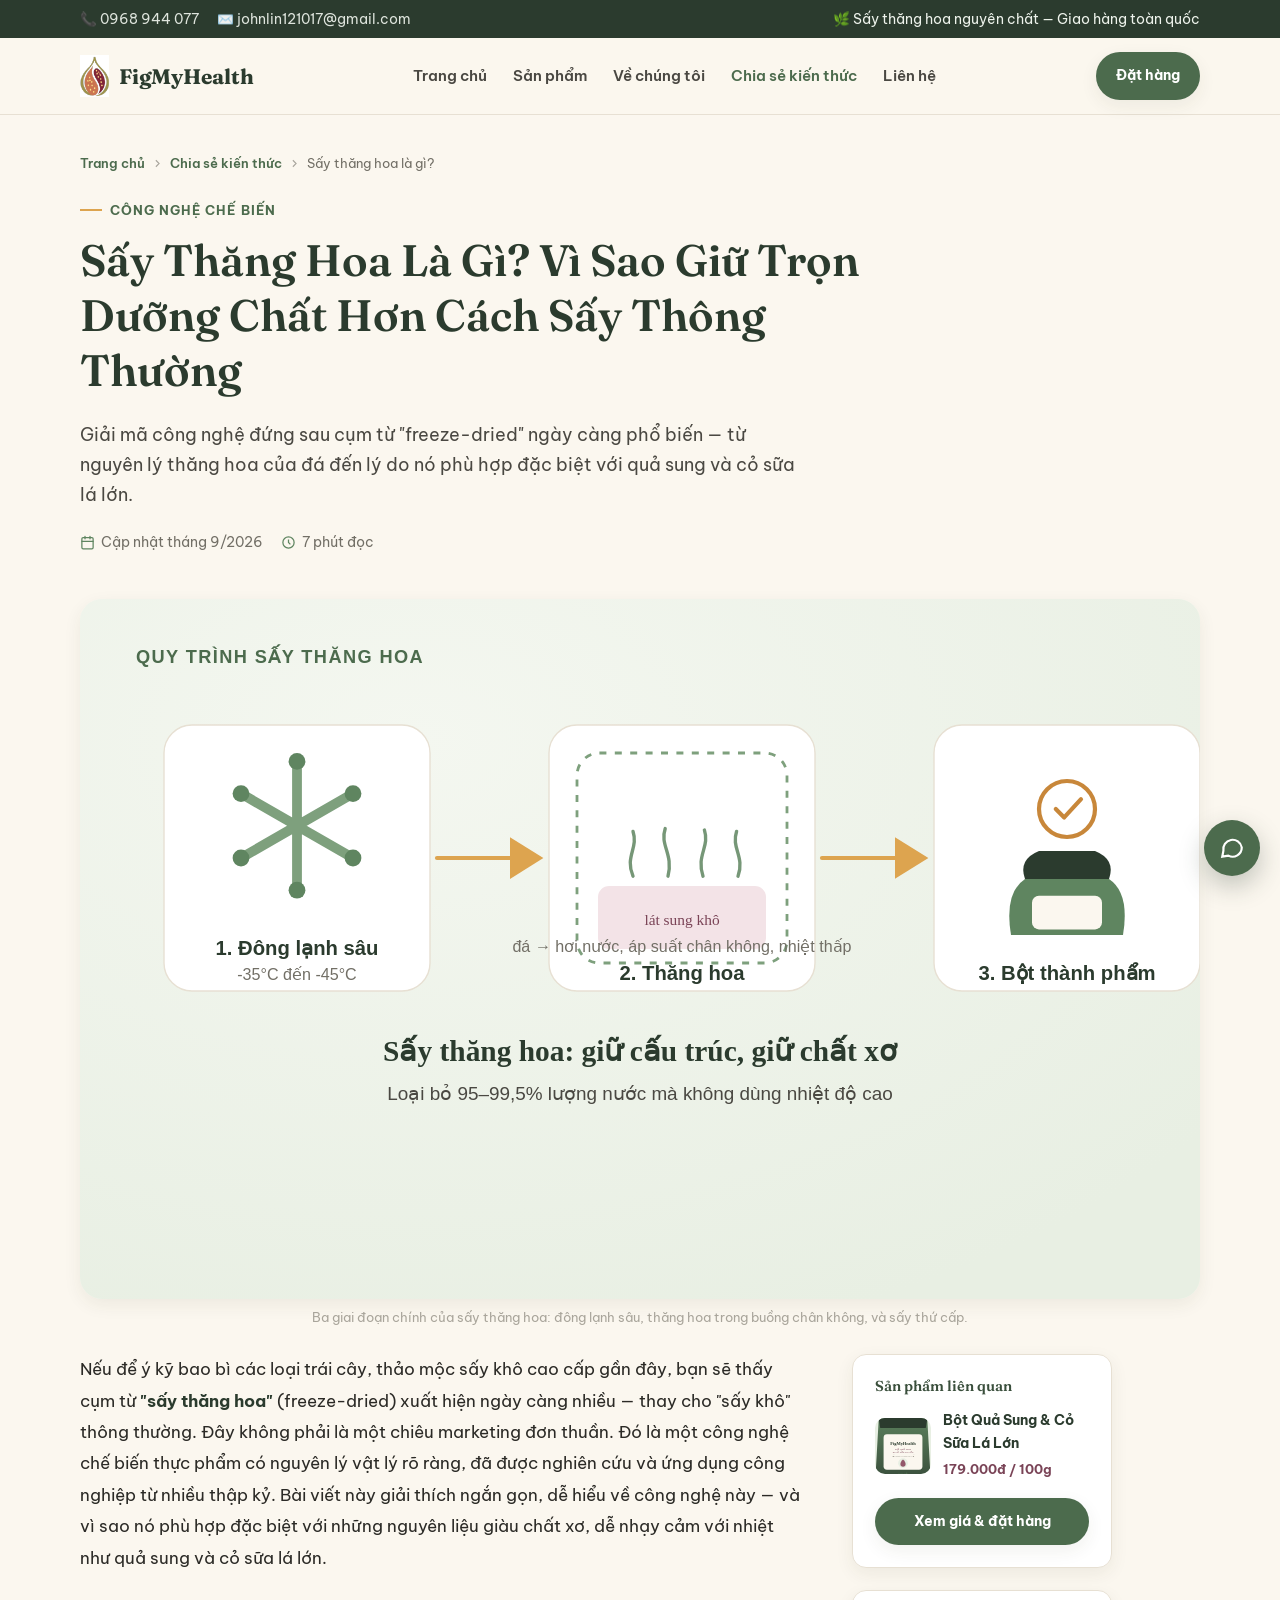
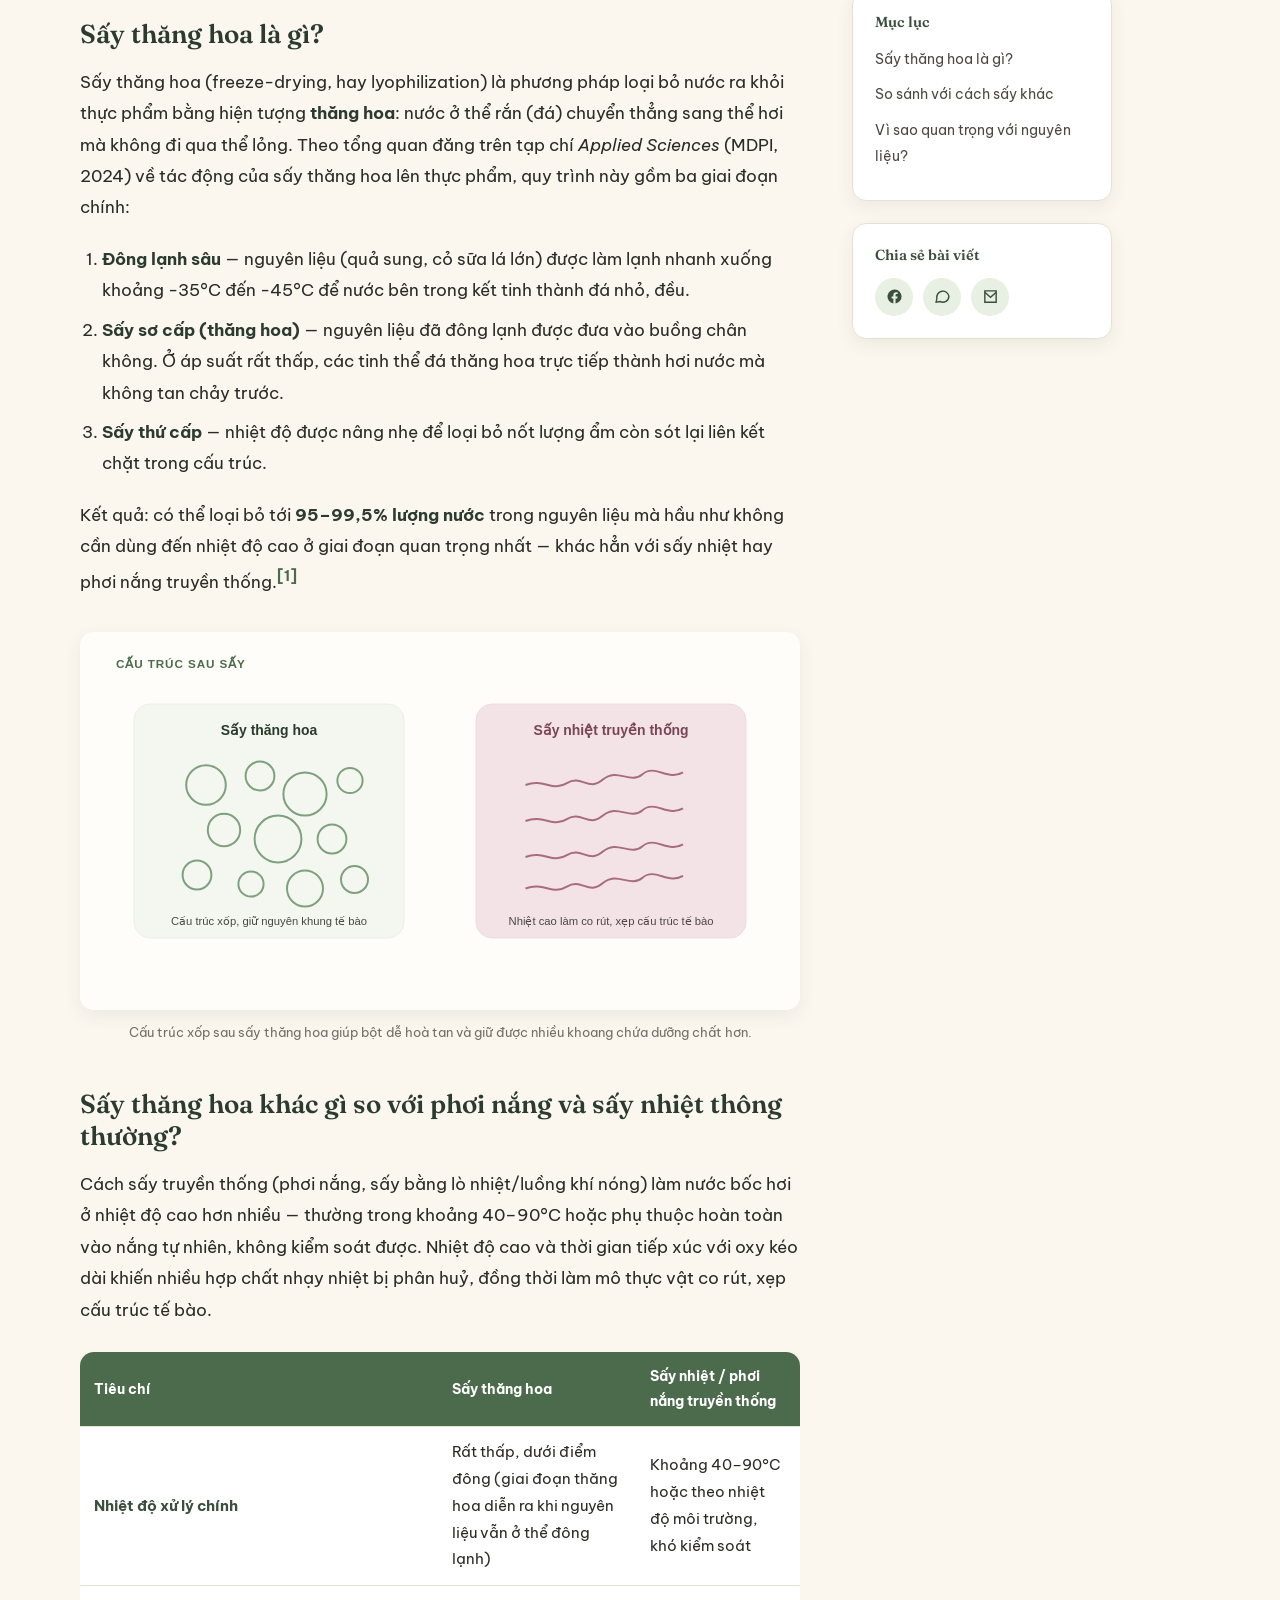
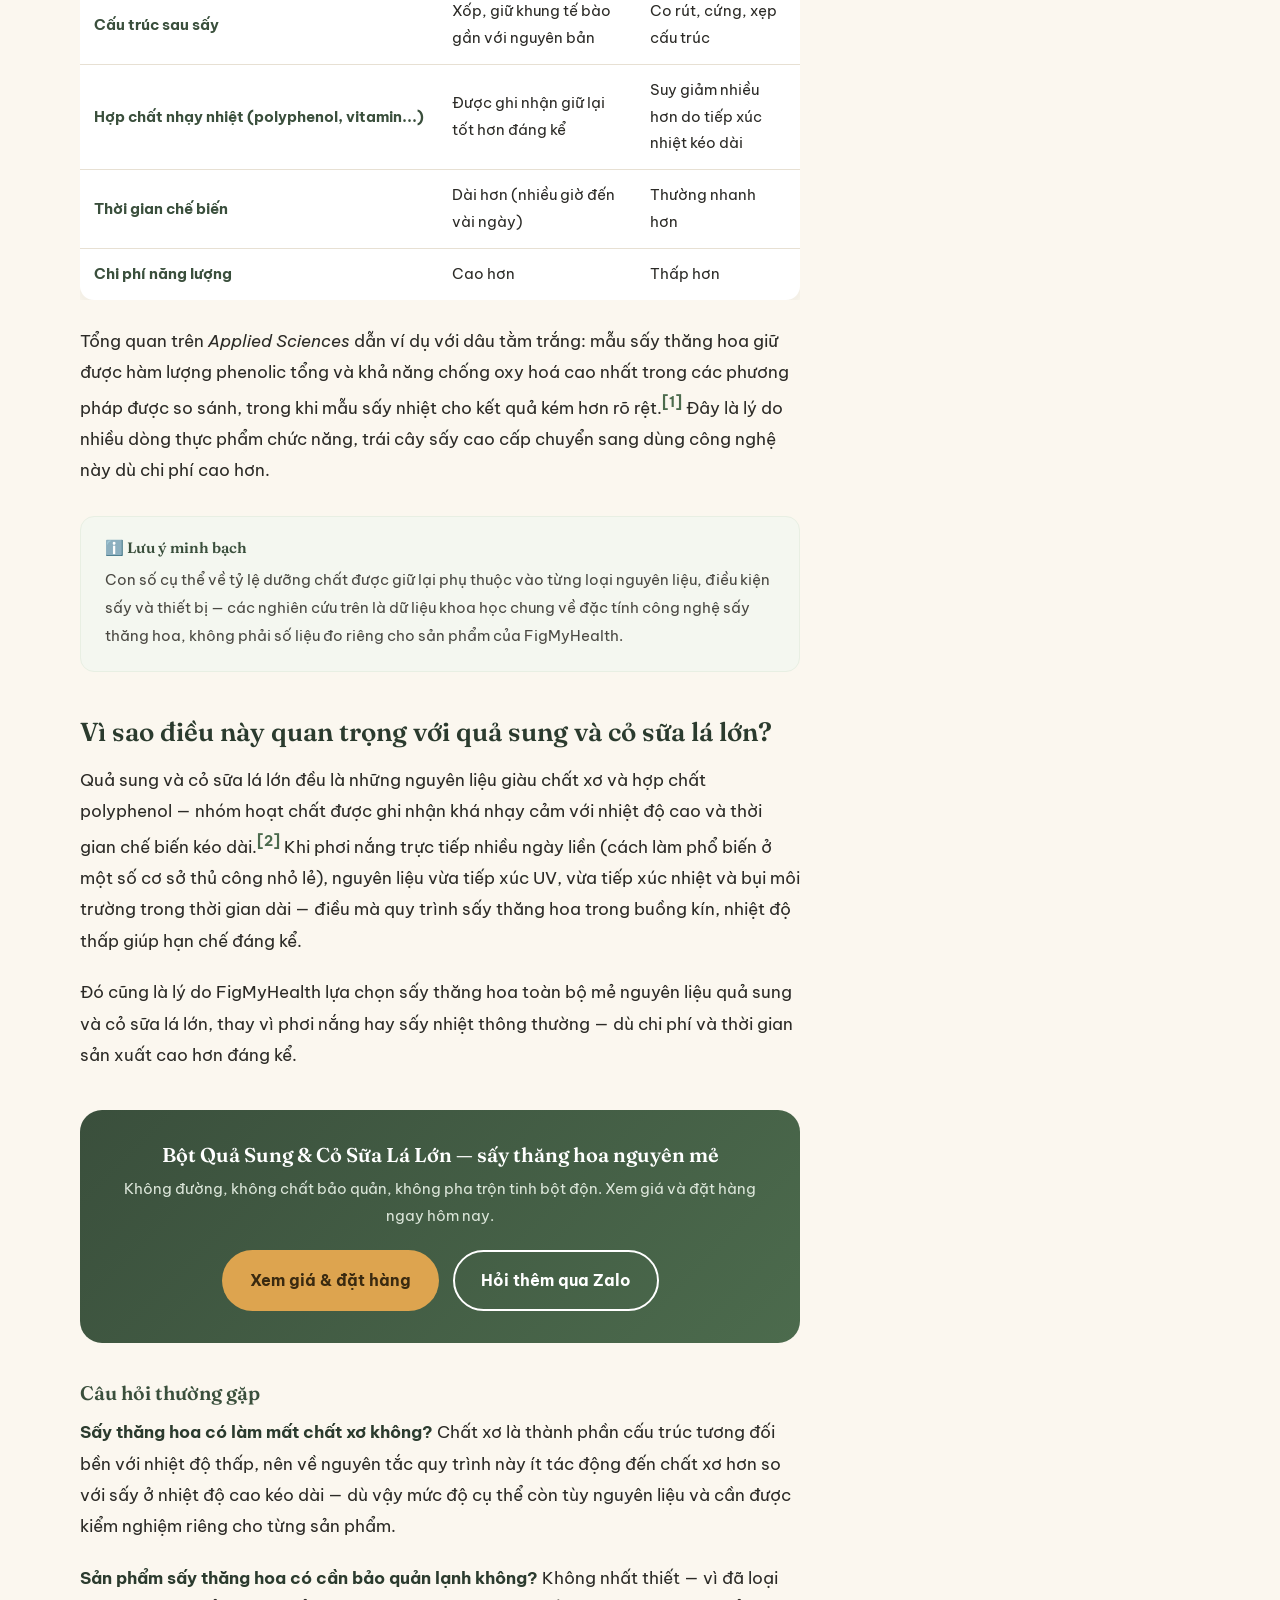
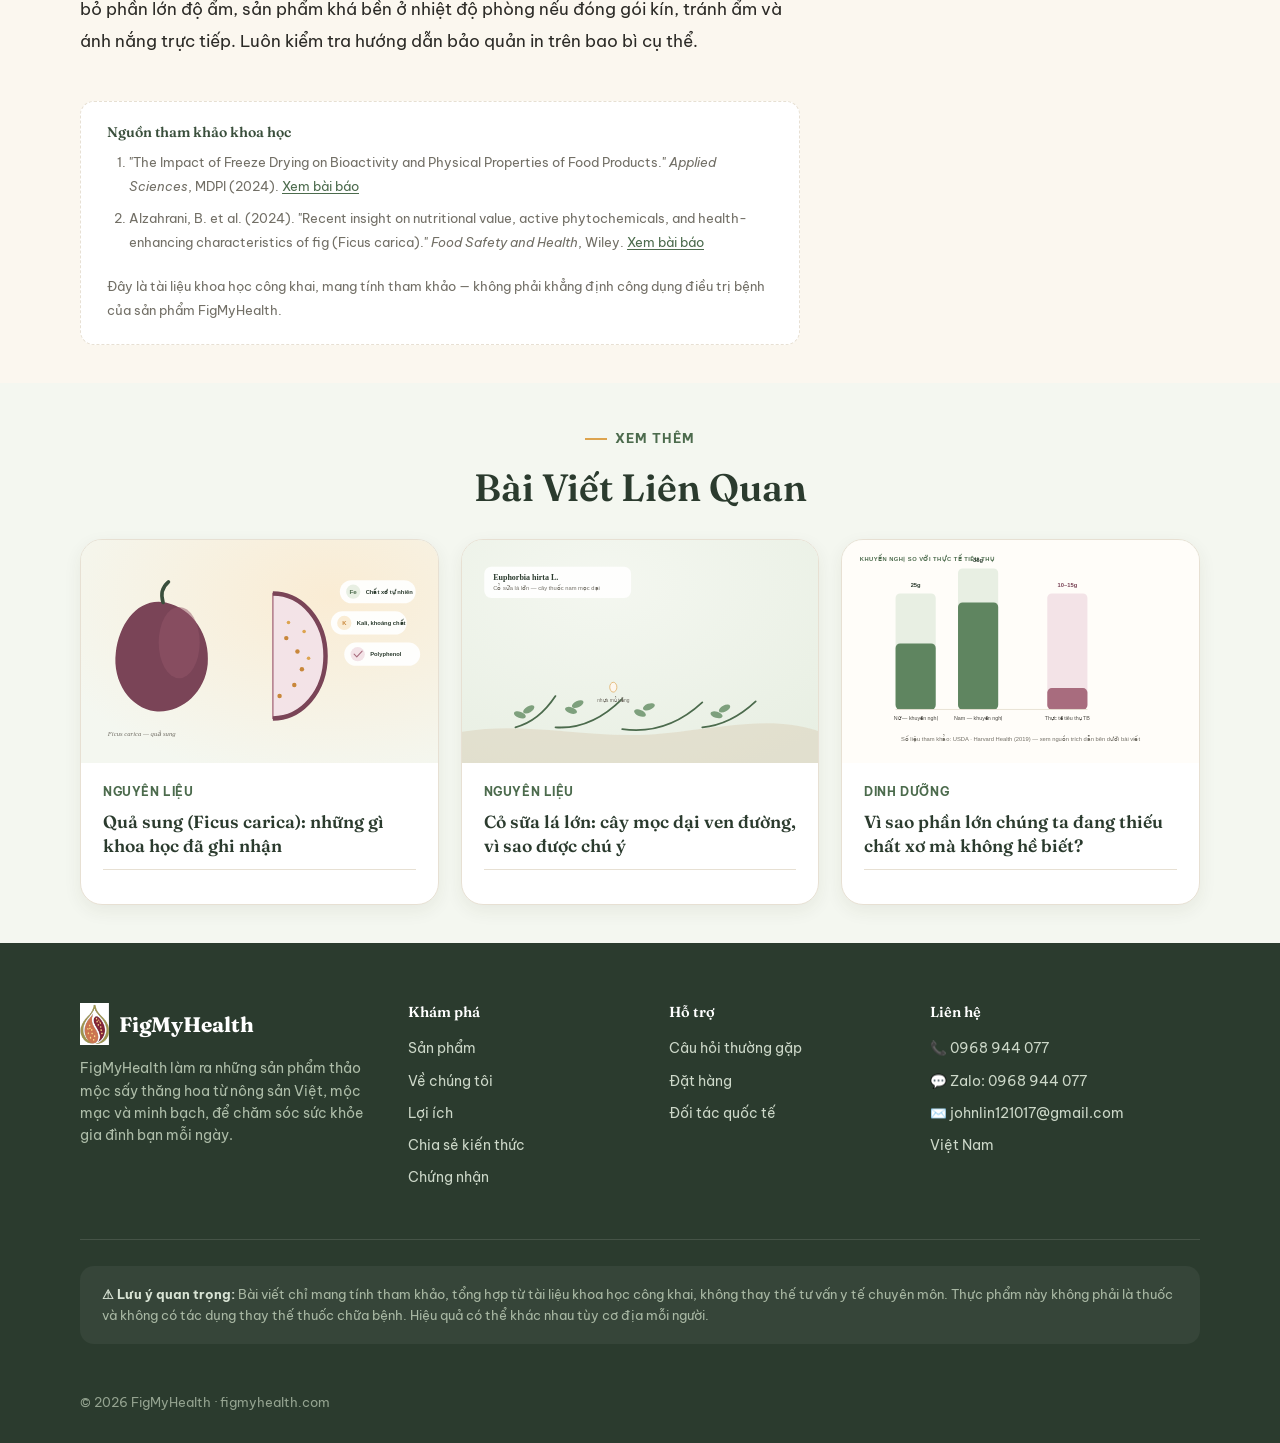
<file: blog/say-thang-hoa-la-gi.html>
<!DOCTYPE html>
<html lang="vi">
<head>
<meta charset="UTF-8">
<meta name="viewport" content="width=device-width, initial-scale=1">
<title>Sấy Thăng Hoa Là Gì? So Sánh Với Sấy Truyền Thống | FigMyHealth</title>
<meta name="description" content="Sấy thăng hoa (freeze-drying) là gì, khác gì so với phơi nắng hay sấy nhiệt thông thường? Giải thích dễ hiểu, có trích dẫn khoa học, áp dụng cho quả sung và cỏ sữa lá lớn.">
<meta name="theme-color" content="#3a4f3c">
<link rel="canonical" href="https://figmyhealth.com/blog/say-thang-hoa-la-gi.html">
<link rel="icon" type="image/svg+xml" href="../assets/img/favicon.svg">
<meta property="og:title" content="Sấy Thăng Hoa Là Gì? | FigMyHealth">
<meta property="og:description" content="Sấy thăng hoa (freeze-drying) là gì, khác gì so với phơi nắng hay sấy nhiệt thông thường? Giải thích dễ hiểu, có trích dẫn khoa học, áp dụng cho quả sung và cỏ sữa lá lớn.">
<meta property="og:type" content="article">
<meta property="og:image" content="../assets/img/blog/hero-say-thang-hoa.svg">
<link rel="preconnect" href="https://fonts.googleapis.com">
<link rel="preconnect" href="https://fonts.gstatic.com" crossorigin>
<link href="https://fonts.googleapis.com/css2?family=Fraunces:ital,wght@0,500;0,600;0,700;1,500&family=Be+Vietnam+Pro:wght@400;500;600;700;800&display=swap" rel="stylesheet">
<link rel="stylesheet" href="../assets/css/style.css">
<script>document.documentElement.classList.add('js');</script>
<noscript><style>
  .main-nav{position:static;opacity:1;pointer-events:auto;transform:none;background:none;padding:10px 0;flex-direction:row;flex-wrap:wrap;overflow:visible;}
  .nav-toggle{display:none!important;}
  .pviews,.view-pill{display:none!important;}
</style></noscript>
</head>
<body data-article-slug="say-thang-hoa-la-gi">
<a href="#main" class="skip-link">Bỏ qua tới nội dung</a>

<div class="topbar">
  <div class="container">
    <div class="topbar-contact">
      <a href="tel:+84968944077">📞 0968 944 077</a>
      <a href="mailto:johnlin121017@gmail.com">✉️ johnlin121017@gmail.com</a>
    </div>
    <div class="topbar-tagline"><span>🌿 Sấy thăng hoa nguyên chất — Giao hàng toàn quốc</span></div>
  </div>
</div>

<header class="site-header">
  <div class="container nav-row">
    <a href="../index.html" class="brand">
      <img src="../assets/img/logo-placeholder.svg" alt="FigMyHealth logo">
      <span>FigMyHealth</span>
    </a>
    <nav class="main-nav" id="mainNav">
      <a href="../index.html">Trang chủ</a>
      <a href="../index.html#product">Sản phẩm</a>
      <a href="../index.html#about">Về chúng tôi</a>
      <a href="index.html" style="color:var(--green-700);">Chia sẻ kiến thức</a>
      <a href="../index.html#contact">Liên hệ</a>
    </nav>
    <div class="header-actions">
      <a href="../index.html#pricing" class="btn btn-primary btn-sm">Đặt hàng</a>
      <button class="nav-toggle" id="navToggle" aria-label="Mở menu" aria-expanded="false">
        <svg viewBox="0 0 24 24" fill="none" stroke="currentColor" stroke-width="2"><path d="M4 6h16M4 12h16M4 18h16" stroke-linecap="round"/></svg>
      </button>
    </div>
  </div>
</header>

<main id="main">

<section class="article-header">
  <div class="container">
    <nav class="breadcrumb" aria-label="Breadcrumb">
      <a href="../index.html">Trang chủ</a>
      <svg viewBox="0 0 24 24" fill="none" stroke="currentColor" stroke-width="2"><path d="M9 6l6 6-6 6"/></svg>
      <a href="index.html">Chia sẻ kiến thức</a>
      <svg viewBox="0 0 24 24" fill="none" stroke="currentColor" stroke-width="2"><path d="M9 6l6 6-6 6"/></svg>
      <span>Sấy thăng hoa là gì?</span>
    </nav>
    <div class="eyebrow">Công nghệ chế biến</div>
    <h1>Sấy Thăng Hoa Là Gì? Vì Sao Giữ Trọn Dưỡng Chất Hơn Cách Sấy Thông Thường</h1>
    <p class="article-lede">Giải mã công nghệ đứng sau cụm từ "freeze-dried" ngày càng phổ biến — từ nguyên lý thăng hoa của đá đến lý do nó phù hợp đặc biệt với quả sung và cỏ sữa lá lớn.</p>
    <div class="article-meta">
      <span><svg viewBox="0 0 24 24" fill="none" stroke="currentColor" stroke-width="2"><rect x="3" y="4" width="18" height="18" rx="2"/><path d="M16 2v4M8 2v4M3 10h18" stroke-linecap="round"/></svg> Cập nhật tháng 9/2026</span>
      <span><svg viewBox="0 0 24 24" fill="none" stroke="currentColor" stroke-width="2"><circle cx="12" cy="12" r="9"/><path d="M12 7v5l3 3"/></svg> 7 phút đọc</span>
      <span class="view-pill"><svg viewBox="0 0 24 24" fill="none" stroke="currentColor" stroke-width="2"><path d="M1 12s4-7 11-7 11 7 11 7-4 7-11 7-11-7-11-7z"/><circle cx="12" cy="12" r="3"/></svg><span class="vnum" data-vslug-self="say-thang-hoa-la-gi">…</span>&nbsp;lượt xem</span>
    </div>
  </div>
</section>

<section style="padding-top:6px;">
  <div class="container">
    <figure class="article-hero-img">
      <img src="../assets/img/blog/hero-say-thang-hoa.svg" alt="Sơ đồ minh họa 3 giai đoạn của quy trình sấy thăng hoa: đông lạnh, thăng hoa, thành phẩm">
    </figure>
    <p class="article-hero-caption">Ba giai đoạn chính của sấy thăng hoa: đông lạnh sâu, thăng hoa trong buồng chân không, và sấy thứ cấp.</p>

    <div class="article-layout" style="margin-top:26px;">
      <div class="article-body">

        <p>Nếu để ý kỹ bao bì các loại trái cây, thảo mộc sấy khô cao cấp gần đây, bạn sẽ thấy cụm từ <strong>"sấy thăng hoa"</strong> (freeze-dried) xuất hiện ngày càng nhiều — thay cho "sấy khô" thông thường. Đây không phải là một chiêu marketing đơn thuần. Đó là một công nghệ chế biến thực phẩm có nguyên lý vật lý rõ ràng, đã được nghiên cứu và ứng dụng công nghiệp từ nhiều thập kỷ. Bài viết này giải thích ngắn gọn, dễ hiểu về công nghệ này — và vì sao nó phù hợp đặc biệt với những nguyên liệu giàu chất xơ, dễ nhạy cảm với nhiệt như quả sung và cỏ sữa lá lớn.</p>

        <h2 id="la-gi">Sấy thăng hoa là gì?</h2>
        <p>Sấy thăng hoa (freeze-drying, hay lyophilization) là phương pháp loại bỏ nước ra khỏi thực phẩm bằng hiện tượng <strong>thăng hoa</strong>: nước ở thể rắn (đá) chuyển thẳng sang thể hơi mà không đi qua thể lỏng. Theo tổng quan đăng trên tạp chí <em>Applied Sciences</em> (MDPI, 2024) về tác động của sấy thăng hoa lên thực phẩm, quy trình này gồm ba giai đoạn chính:</p>
        <ol>
          <li><strong>Đông lạnh sâu</strong> — nguyên liệu (quả sung, cỏ sữa lá lớn) được làm lạnh nhanh xuống khoảng -35°C đến -45°C để nước bên trong kết tinh thành đá nhỏ, đều.</li>
          <li><strong>Sấy sơ cấp (thăng hoa)</strong> — nguyên liệu đã đông lạnh được đưa vào buồng chân không. Ở áp suất rất thấp, các tinh thể đá thăng hoa trực tiếp thành hơi nước mà không tan chảy trước.</li>
          <li><strong>Sấy thứ cấp</strong> — nhiệt độ được nâng nhẹ để loại bỏ nốt lượng ẩm còn sót lại liên kết chặt trong cấu trúc.</li>
        </ol>
        <p>Kết quả: có thể loại bỏ tới <strong>95–99,5% lượng nước</strong> trong nguyên liệu mà hầu như không cần dùng đến nhiệt độ cao ở giai đoạn quan trọng nhất — khác hẳn với sấy nhiệt hay phơi nắng truyền thống.<sup>[1]</sup></p>

        <figure>
          <img src="../assets/img/blog/diagram-cau-truc.svg" alt="So sánh cấu trúc tế bào: sấy thăng hoa giữ cấu trúc xốp, sấy nhiệt làm co rút xẹp cấu trúc">
          <figcaption>Cấu trúc xốp sau sấy thăng hoa giúp bột dễ hoà tan và giữ được nhiều khoang chứa dưỡng chất hơn.</figcaption>
        </figure>

        <h2 id="khac-biet">Sấy thăng hoa khác gì so với phơi nắng và sấy nhiệt thông thường?</h2>
        <p>Cách sấy truyền thống (phơi nắng, sấy bằng lò nhiệt/luồng khí nóng) làm nước bốc hơi ở nhiệt độ cao hơn nhiều — thường trong khoảng 40–90°C hoặc phụ thuộc hoàn toàn vào nắng tự nhiên, không kiểm soát được. Nhiệt độ cao và thời gian tiếp xúc với oxy kéo dài khiến nhiều hợp chất nhạy nhiệt bị phân huỷ, đồng thời làm mô thực vật co rút, xẹp cấu trúc tế bào.</p>

        <div class="compare-table-wrap">
          <table class="compare-table">
            <thead><tr><th>Tiêu chí</th><th>Sấy thăng hoa</th><th>Sấy nhiệt / phơi nắng truyền thống</th></tr></thead>
            <tbody>
              <tr><td>Nhiệt độ xử lý chính</td><td>Rất thấp, dưới điểm đông (giai đoạn thăng hoa diễn ra khi nguyên liệu vẫn ở thể đông lạnh)</td><td>Khoảng 40–90°C hoặc theo nhiệt độ môi trường, khó kiểm soát</td></tr>
              <tr><td>Cấu trúc sau sấy</td><td>Xốp, giữ khung tế bào gần với nguyên bản</td><td>Co rút, cứng, xẹp cấu trúc</td></tr>
              <tr><td>Hợp chất nhạy nhiệt (polyphenol, vitamin...)</td><td>Được ghi nhận giữ lại tốt hơn đáng kể</td><td>Suy giảm nhiều hơn do tiếp xúc nhiệt kéo dài</td></tr>
              <tr><td>Thời gian chế biến</td><td>Dài hơn (nhiều giờ đến vài ngày)</td><td>Thường nhanh hơn</td></tr>
              <tr><td>Chi phí năng lượng</td><td>Cao hơn</td><td>Thấp hơn</td></tr>
            </tbody>
          </table>
        </div>
        <p>Tổng quan trên <em>Applied Sciences</em> dẫn ví dụ với dâu tằm trắng: mẫu sấy thăng hoa giữ được hàm lượng phenolic tổng và khả năng chống oxy hoá cao nhất trong các phương pháp được so sánh, trong khi mẫu sấy nhiệt cho kết quả kém hơn rõ rệt.<sup>[1]</sup> Đây là lý do nhiều dòng thực phẩm chức năng, trái cây sấy cao cấp chuyển sang dùng công nghệ này dù chi phí cao hơn.</p>

        <div class="callout">
          <h4>ℹ️ Lưu ý minh bạch</h4>
          <p>Con số cụ thể về tỷ lệ dưỡng chất được giữ lại phụ thuộc vào từng loại nguyên liệu, điều kiện sấy và thiết bị — các nghiên cứu trên là dữ liệu khoa học chung về đặc tính công nghệ sấy thăng hoa, không phải số liệu đo riêng cho sản phẩm của FigMyHealth.</p>
        </div>

        <h2 id="vi-sao-quan-trong">Vì sao điều này quan trọng với quả sung và cỏ sữa lá lớn?</h2>
        <p>Quả sung và cỏ sữa lá lớn đều là những nguyên liệu giàu chất xơ và hợp chất polyphenol — nhóm hoạt chất được ghi nhận khá nhạy cảm với nhiệt độ cao và thời gian chế biến kéo dài.<sup>[2]</sup> Khi phơi nắng trực tiếp nhiều ngày liền (cách làm phổ biến ở một số cơ sở thủ công nhỏ lẻ), nguyên liệu vừa tiếp xúc UV, vừa tiếp xúc nhiệt và bụi môi trường trong thời gian dài — điều mà quy trình sấy thăng hoa trong buồng kín, nhiệt độ thấp giúp hạn chế đáng kể.</p>
        <p>Đó cũng là lý do FigMyHealth lựa chọn sấy thăng hoa toàn bộ mẻ nguyên liệu quả sung và cỏ sữa lá lớn, thay vì phơi nắng hay sấy nhiệt thông thường — dù chi phí và thời gian sản xuất cao hơn đáng kể.</p>

        <div class="article-cta">
          <h4>Bột Quả Sung &amp; Cỏ Sữa Lá Lớn — sấy thăng hoa nguyên mẻ</h4>
          <p>Không đường, không chất bảo quản, không pha trộn tinh bột độn. Xem giá và đặt hàng ngay hôm nay.</p>
          <a href="../index.html#pricing" class="btn btn-honey">Xem giá &amp; đặt hàng</a>
          <a href="https://zalo.me/0968944077" target="_blank" rel="noopener" class="btn btn-outline" style="border-color:#fff;color:#fff;">Hỏi thêm qua Zalo</a>
        </div>

        <h3>Câu hỏi thường gặp</h3>
        <p><strong>Sấy thăng hoa có làm mất chất xơ không?</strong> Chất xơ là thành phần cấu trúc tương đối bền với nhiệt độ thấp, nên về nguyên tắc quy trình này ít tác động đến chất xơ hơn so với sấy ở nhiệt độ cao kéo dài — dù vậy mức độ cụ thể còn tùy nguyên liệu và cần được kiểm nghiệm riêng cho từng sản phẩm.</p>
        <p><strong>Sản phẩm sấy thăng hoa có cần bảo quản lạnh không?</strong> Không nhất thiết — vì đã loại bỏ phần lớn độ ẩm, sản phẩm khá bền ở nhiệt độ phòng nếu đóng gói kín, tránh ẩm và ánh nắng trực tiếp. Luôn kiểm tra hướng dẫn bảo quản in trên bao bì cụ thể.</p>

        <div class="sources-box article-sources">
          <h4>Nguồn tham khảo khoa học</h4>
          <ol>
            <li>"The Impact of Freeze Drying on Bioactivity and Physical Properties of Food Products." <em>Applied Sciences</em>, MDPI (2024). <a href="https://www.mdpi.com/2076-3417/14/20/9183" target="_blank" rel="noopener">Xem bài báo</a></li>
            <li>Alzahrani, B. et al. (2024). "Recent insight on nutritional value, active phytochemicals, and health-enhancing characteristics of fig (Ficus carica)." <em>Food Safety and Health</em>, Wiley. <a href="https://iadns.onlinelibrary.wiley.com/doi/10.1002/fsh3.12034" target="_blank" rel="noopener">Xem bài báo</a></li>

          </ol>
          <p style="margin:10px 0 0;">Đây là tài liệu khoa học công khai, mang tính tham khảo — không phải khẳng định công dụng điều trị bệnh của sản phẩm FigMyHealth.</p>
        </div>
      </div>

      <aside class="article-side">
        <div class="side-card">
          <h4>Sản phẩm liên quan</h4>
          <div class="mini-product">
            <img src="../assets/img/pouch-mockup.svg" alt="Bột Quả Sung và Cỏ Sữa Lá Lớn FigMyHealth">
            <div><strong>Bột Quả Sung &amp; Cỏ Sữa Lá Lớn</strong><span>179.000đ / 100g</span></div>
          </div>
          <a href="../index.html#pricing" class="btn btn-primary btn-block btn-sm">Xem giá &amp; đặt hàng</a>
        </div>
        <div class="side-card">
          <h4>Mục lục</h4>
          <ul class="toc-list">
            <li><a href="#la-gi">Sấy thăng hoa là gì?</a></li>
            <li><a href="#khac-biet">So sánh với cách sấy khác</a></li>
            <li><a href="#vi-sao-quan-trong">Vì sao quan trọng với nguyên liệu?</a></li>

          </ul>
        </div>
        <div class="side-card">
          <h4>Chia sẻ bài viết</h4>
          <div class="share-row">
            <a href="https://www.facebook.com/sharer/sharer.php?u=https://figmyhealth.com/blog/say-thang-hoa-la-gi.html" target="_blank" rel="noopener" aria-label="Chia sẻ Facebook"><svg viewBox="0 0 24 24" fill="currentColor"><path d="M22 12a10 10 0 1 0-11.6 9.9v-7H7.9V12h2.5V9.8c0-2.5 1.5-3.9 3.8-3.9 1.1 0 2.2.2 2.2.2v2.4h-1.3c-1.2 0-1.6.8-1.6 1.6V12h2.8l-.4 2.9h-2.4v7A10 10 0 0 0 22 12z"/></svg></a>
            <a href="https://zalo.me/share?u=https://figmyhealth.com/blog/say-thang-hoa-la-gi.html" target="_blank" rel="noopener" aria-label="Chia sẻ Zalo"><svg viewBox="0 0 24 24" fill="none" stroke="currentColor" stroke-width="2"><path d="M21 11.5a8.5 8.5 0 0 1-12.36 7.56L3 20l1.06-5.4A8.5 8.5 0 1 1 21 11.5z"/></svg></a>
            <a href="mailto:?subject=Say thang hoa la gi&body=https://figmyhealth.com/blog/say-thang-hoa-la-gi.html" aria-label="Gửi email"><svg viewBox="0 0 24 24" fill="none" stroke="currentColor" stroke-width="2"><path d="M4 4h16v16H4z"/><path d="M4 6l8 7 8-7"/></svg></a>
          </div>
        </div>
      </aside>
    </div>
  </div>
</section>

<section class="section-tint">
  <div class="container">
    <div class="section-head" style="margin-bottom:28px;">
      <div class="eyebrow">Xem thêm</div>
      <h2>Bài Viết Liên Quan</h2>
    </div>
    <div class="related-grid">
      <article class="post-card reveal">
        <a class="thumb" href="khoa-hoc-qua-sung.html"><img src="../assets/img/blog/hero-qua-sung.svg" alt="" loading="lazy"></a>
        <div class="pbody">
          <span class="ptag">Nguyên liệu</span>
          <h3><a href="khoa-hoc-qua-sung.html">Quả sung (Ficus carica): những gì khoa học đã ghi nhận</a></h3>
          <div class="pmeta"><span class="pviews"><svg viewBox="0 0 24 24" fill="none" stroke="currentColor" stroke-width="2"><path d="M1 12s4-7 11-7 11 7 11 7-4 7-11 7-11-7-11-7z"/><circle cx="12" cy="12" r="3"/></svg><span class="vnum" data-vslug="khoa-hoc-qua-sung"></span></span></div>
        </div>
      </article>
      <article class="post-card reveal">
        <a class="thumb" href="co-sua-la-lon-cay-thuoc-nam.html"><img src="../assets/img/blog/hero-co-sua.svg" alt="" loading="lazy"></a>
        <div class="pbody">
          <span class="ptag">Nguyên liệu</span>
          <h3><a href="co-sua-la-lon-cay-thuoc-nam.html">Cỏ sữa lá lớn: cây mọc dại ven đường, vì sao được chú ý</a></h3>
          <div class="pmeta"><span class="pviews"><svg viewBox="0 0 24 24" fill="none" stroke="currentColor" stroke-width="2"><path d="M1 12s4-7 11-7 11 7 11 7-4 7-11 7-11-7-11-7z"/><circle cx="12" cy="12" r="3"/></svg><span class="vnum" data-vslug="co-sua-la-lon-cay-thuoc-nam"></span></span></div>
        </div>
      </article>
      <article class="post-card reveal">
        <a class="thumb" href="chat-xo-hoa-tan-thieu-hut.html"><img src="../assets/img/blog/hero-chat-xo.svg" alt="" loading="lazy"></a>
        <div class="pbody">
          <span class="ptag">Dinh dưỡng</span>
          <h3><a href="chat-xo-hoa-tan-thieu-hut.html">Vì sao phần lớn chúng ta đang thiếu chất xơ mà không hề biết?</a></h3>
          <div class="pmeta"><span class="pviews"><svg viewBox="0 0 24 24" fill="none" stroke="currentColor" stroke-width="2"><path d="M1 12s4-7 11-7 11 7 11 7-4 7-11 7-11-7-11-7z"/><circle cx="12" cy="12" r="3"/></svg><span class="vnum" data-vslug="chat-xo-hoa-tan-thieu-hut"></span></span></div>
        </div>
      </article>
    </div>
  </div>
</section>

</main>

<footer>
  <div class="container">
    <div class="footer-grid">
      <div class="footer-brand">
        <a href="../index.html" class="brand"><img src="../assets/img/logo-placeholder.svg" alt="FigMyHealth"><span>FigMyHealth</span></a>
        <p>FigMyHealth làm ra những sản phẩm thảo mộc sấy thăng hoa từ nông sản Việt, mộc mạc và minh bạch, để chăm sóc sức khỏe gia đình bạn mỗi ngày.</p>
      </div>
      <div>
        <h4>Khám phá</h4>
        <ul>
          <li><a href="../index.html#product">Sản phẩm</a></li>
          <li><a href="../index.html#about">Về chúng tôi</a></li>
          <li><a href="../index.html#benefits">Lợi ích</a></li>
          <li><a href="index.html">Chia sẻ kiến thức</a></li>
          <li><a href="../index.html#certs">Chứng nhận</a></li>
        </ul>
      </div>
      <div>
        <h4>Hỗ trợ</h4>
        <ul>
          <li><a href="../index.html#faq">Câu hỏi thường gặp</a></li>
          <li><a href="../index.html#pricing">Đặt hàng</a></li>
          <li><a href="../index.html#wholesale">Đối tác quốc tế</a></li>
        </ul>
      </div>
      <div>
        <h4>Liên hệ</h4>
        <ul>
          <li><a href="tel:+84968944077">📞 0968 944 077</a></li>
          <li><a href="https://zalo.me/0968944077" target="_blank" rel="noopener">💬 Zalo: 0968 944 077</a></li>
          <li><a href="mailto:johnlin121017@gmail.com">✉️ johnlin121017@gmail.com</a></li>
          <li><span>Việt Nam</span></li>
        </ul>
      </div>
    </div>
    <div class="disclaimer-box">
      <strong>⚠ Lưu ý quan trọng:</strong> Bài viết chỉ mang tính tham khảo, tổng hợp từ tài liệu khoa học công khai, không thay thế tư vấn y tế chuyên môn. Thực phẩm này không phải là thuốc và không có tác dụng thay thế thuốc chữa bệnh. Hiệu quả có thể khác nhau tùy cơ địa mỗi người.
    </div>
    <div class="footer-bottom">
      <span id="footerYear">© 2026 FigMyHealth · figmyhealth.com</span>
    </div>
  </div>
</footer>

<div class="mobile-bar">
  <div class="row">
    <a href="tel:+84968944077">
      <svg viewBox="0 0 24 24" fill="none" stroke="currentColor" stroke-width="2"><path d="M22 16.9v3a2 2 0 0 1-2.2 2 19.8 19.8 0 0 1-8.6-3.1 19.5 19.5 0 0 1-6-6A19.8 19.8 0 0 1 2.1 4.2 2 2 0 0 1 4.1 2h3a2 2 0 0 1 2 1.7c.1 1 .3 2 .6 2.9a2 2 0 0 1-.5 2.1L8 9.9a16 16 0 0 0 6 6l1.2-1.2a2 2 0 0 1 2.1-.5c.9.3 1.9.5 2.9.6a2 2 0 0 1 1.8 2.1z"/></svg>
      <span>Gọi ngay</span>
    </a>
    <a href="https://zalo.me/0968944077" target="_blank" rel="noopener">
      <svg viewBox="0 0 24 24" fill="none" stroke="currentColor" stroke-width="2"><path d="M21 11.5a8.5 8.5 0 0 1-12.36 7.56L3 20l1.06-5.4A8.5 8.5 0 1 1 21 11.5z"/></svg>
      <span>Zalo</span>
    </a>
    <a href="../index.html#pricing">
      <svg viewBox="0 0 24 24" fill="none" stroke="currentColor" stroke-width="2"><path d="M6 6h15l-1.5 9h-12z"/><circle cx="9" cy="20" r="1"/><circle cx="18" cy="20" r="1"/></svg>
      <span>Đặt mua ngay</span>
    </a>
  </div>
</div>

<script src="../assets/js/main.js"></script>
<script src="../assets/js/blog.js"></script>
<script src="../assets/js/chatbot.js"></script>
</body>
</html>
</file>
<file: assets/css/style.css>
/* =========================================================
   FigMyHealth — Bột Quả Sung & Cỏ Sữa Lá Lớn Sấy Thăng Hoa
   Stylesheet chính. Chỉnh màu sắc tại phần :root bên dưới.
   ========================================================= */

:root{
  /* Bảng màu dịu nhẹ, lấy cảm hứng từ màu quả sung & thảo mộc */
  --green-900:#2b3b2e;
  --green-800:#3a4f3c;
  --green-700:#4c6b4d;
  --green-600:#5f8560;
  --green-500:#7ea07d;
  --green-100:#e8efe3;
  --green-50:#f4f7f0;

  --fig-700:#7a4457;
  --fig-600:#93576a;
  --fig-500:#a86c7e;
  --fig-100:#f3e3e7;

  --honey-600:#c8873a;
  --honey-500:#dda44f;
  --honey-100:#faecd4;

  --cream-100:#fbf7ef;
  --cream-050:#fffdf9;
  --paper:#ffffff;

  --ink-900:#2b2a26;
  --ink-700:#4a4842;
  --ink-500:#726f66;
  --ink-300:#a9a59b;
  --line:#e7e0d3;

  --radius-lg:22px;
  --radius-md:14px;
  --radius-sm:8px;
  --shadow-soft:0 10px 30px rgba(60,50,30,0.08);
  --shadow-card:0 6px 18px rgba(60,50,30,0.07);

  --container:1160px;
  --font-head:'Fraunces','Noto Serif SC',serif;
  --font-body:'Be Vietnam Pro','Noto Sans SC',-apple-system,BlinkMacSystemFont,'Segoe UI',sans-serif;
}

*,*::before,*::after{box-sizing:border-box;}
html{scroll-behavior:smooth;}
body{
  margin:0;
  font-family:var(--font-body);
  color:var(--ink-900);
  background:var(--cream-100);
  line-height:1.65;
  font-size:16px;
  -webkit-font-smoothing:antialiased;
}
img{max-width:100%;display:block;}
a{color:inherit;text-decoration:none;}
ul{margin:0;padding:0;list-style:none;}
h1,h2,h3,h4{font-family:var(--font-head);font-weight:600;line-height:1.25;margin:0 0 .5em;color:var(--green-900);}
p{margin:0 0 1em;}
.container{max-width:var(--container);margin:0 auto;padding:0 20px;}
section{padding:38px 0;}
@media (max-width:720px){ section{padding:26px 0;} }

.eyebrow{
  display:inline-flex;align-items:center;gap:8px;
  font-size:13px;letter-spacing:.08em;text-transform:uppercase;
  color:var(--green-700);font-weight:700;margin-bottom:14px;
}
.eyebrow::before{content:"";width:22px;height:2px;background:var(--honey-500);display:inline-block;}
.section-head{max-width:680px;margin:0 auto 24px;text-align:center;}
.section-head h2{font-size:clamp(26px,3.4vw,38px);}
.section-head p{color:var(--ink-700);font-size:17px;}

/* ---------- Buttons ---------- */
.btn{
  display:inline-flex;align-items:center;justify-content:center;gap:10px;
  padding:14px 26px;border-radius:999px;font-weight:700;font-size:15.5px;
  border:2px solid transparent;cursor:pointer;transition:.2s transform ease,.2s box-shadow ease,.2s background ease;
  white-space:nowrap;
}
.btn:active{transform:scale(.97);}
.btn-primary{background:var(--green-700);color:#fff;box-shadow:var(--shadow-card);}
.btn-primary:hover{background:var(--green-800);}
.btn-outline{background:transparent;border-color:var(--green-700);color:var(--green-800);}
.btn-outline:hover{background:var(--green-100);}
.btn-honey{background:var(--honey-500);color:#3a2a10;}
.btn-honey:hover{background:var(--honey-600);color:#fff;}
.btn-ghost{background:#fff;color:var(--green-800);box-shadow:var(--shadow-card);}
.btn-block{width:100%;}
.btn-sm{padding:10px 18px;font-size:14px;}
.btn svg{width:18px;height:18px;flex:none;}

.icon-btn{
  width:44px;height:44px;border-radius:50%;display:inline-flex;align-items:center;justify-content:center;
  background:var(--green-100);color:var(--green-800);flex:none;
}

/* ---------- Language toggle ---------- */
.lang-switch{display:inline-flex;background:var(--green-100);border-radius:999px;padding:4px;gap:2px;}
.lang-switch button{
  border:none;background:transparent;padding:7px 12px;border-radius:999px;font-weight:700;font-size:13px;
  color:var(--green-800);cursor:pointer;font-family:var(--font-body);
}
.lang-switch button.active{background:var(--green-700);color:#fff;}

/* Show only current language blocks */
/* Chỉ ẩn 2 bản ngôn ngữ KHÔNG active (giữ !important để luôn thắng các quy tắc
   display khác, vd. ".main-nav a{display:block}"). Bản ngôn ngữ đang active thì
   không bị can thiệp gì cả, nên nó tự nhiên nhận đúng display mặc định/kế thừa
   của thẻ đó (block, inline, flex...) tùy ngữ cảnh — tránh xung đột như dùng revert. */
html[lang="vi"] [data-i18n="en"],
html[lang="vi"] [data-i18n="zh"],
html[lang="en"] [data-i18n="vi"],
html[lang="en"] [data-i18n="zh"],
html[lang="zh"] [data-i18n="vi"],
html[lang="zh"] [data-i18n="en"]{display:none !important;}

/* ---------- Top utility bar ---------- */
.topbar{background:var(--green-900);color:#eef3ec;font-size:13.5px;}
.topbar .container{display:flex;align-items:center;justify-content:space-between;height:38px;gap:16px;}
.topbar .topbar-contact{display:flex;gap:18px;align-items:center;}
.topbar a{opacity:.92;}
.topbar a:hover{opacity:1;text-decoration:underline;}
@media (max-width:640px){ .topbar .topbar-tagline{display:none;} }

/* ---------- Header ---------- */
header.site-header{
  position:sticky;top:0;z-index:50;background:rgba(251,247,239,.94);
  backdrop-filter:saturate(1.3) blur(6px);
  border-bottom:1px solid var(--line);
}
.nav-row{display:flex;align-items:center;justify-content:space-between;height:76px;gap:12px;}
.brand{display:flex;align-items:center;gap:10px;font-family:var(--font-head);font-weight:700;font-size:21px;color:var(--green-900);min-width:0;flex:none;}
.brand img{height:42px;width:auto;flex:none;}
.brand span{white-space:nowrap;}
.main-nav{display:flex;gap:26px;align-items:center;}
.main-nav a{font-weight:600;font-size:15px;color:var(--ink-700);white-space:nowrap;}
.main-nav a:hover{color:var(--green-700);}
.header-actions{display:flex;align-items:center;gap:10px;flex:none;}
.nav-toggle{display:none;background:none;border:none;cursor:pointer;padding:6px;flex:none;color:var(--green-900);}
.nav-toggle svg{width:26px;height:26px;}

@media (max-width:940px){
  /* backdrop-filter trên header tạo "containing block" mới khiến .main-nav (position:fixed)
     bị định vị theo header thay vì theo màn hình — tắt blur ở mobile để menu phủ toàn màn hình đúng cách */
  header.site-header{backdrop-filter:none;background:var(--cream-050);}
  .main-nav{
    position:fixed;inset:70px 0 0 0;background:var(--cream-050);flex-direction:column;
    padding:26px 24px;gap:4px;transform:translateY(-8px);opacity:0;pointer-events:none;transition:.2s ease;
    overflow-y:auto;align-items:stretch;
  }
  .main-nav.open{opacity:1;transform:translateY(0);pointer-events:auto;}
  .main-nav a{display:block;padding:14px 6px;border-bottom:1px solid var(--line);font-size:17px;}
  .nav-toggle{display:inline-flex;}
  /* Ẩn nút "Đặt hàng" trên header ở mobile vì đã có thanh CTA dính đáy màn hình */
  .header-actions .btn-primary{display:none;}
  .nav-row{height:70px;}
  .brand{font-size:18px;}
  .brand img{height:34px;}
  .lang-switch button{padding:6px 9px;font-size:12px;}
}

@media (max-width:400px){
  .brand span{display:none;}
  .lang-switch button{padding:6px 7px;font-size:11.5px;}
  .header-actions{gap:6px;}
}

/* ---------- Hero ---------- */
.hero{padding:56px 0 70px;overflow:hidden;position:relative;}
.hero .container{display:grid;grid-template-columns:1.05fr .95fr;gap:52px;align-items:center;}
.hero h1{font-size:clamp(30px,4.4vw,50px);text-wrap:balance;}
.hero .lede{font-size:18px;color:var(--ink-700);max-width:520px;}
.hero-badges{display:flex;flex-wrap:wrap;gap:10px;margin:20px 0 28px;}
.badge{display:inline-flex;align-items:center;gap:6px;background:var(--paper);border:1px solid var(--line);padding:8px 14px;border-radius:999px;font-size:13.5px;font-weight:600;color:var(--green-800);box-shadow:var(--shadow-card);}
.badge svg{width:16px;height:16px;color:var(--honey-600);}
.hero-cta{display:flex;flex-wrap:wrap;gap:14px;margin-bottom:18px;}
.hero-trust{display:flex;gap:22px;flex-wrap:wrap;margin-top:26px;font-size:13.5px;color:var(--ink-500);}
.hero-trust li{display:flex;align-items:center;gap:7px;}
.hero-trust svg{width:16px;height:16px;color:var(--green-600);}
.hero-art{position:relative;}
.hero-art .price-float{
  position:absolute;bottom:18px;left:18px;background:#fff;padding:14px 18px;border-radius:var(--radius-md);
  box-shadow:var(--shadow-soft);font-weight:700;color:var(--green-800);max-width:calc(100% - 36px);
}
.hero-art .price-float small{display:block;font-weight:500;color:var(--ink-500);font-size:12px;white-space:nowrap;}
.hero-art .price-float b{font-size:20px;color:var(--fig-700);white-space:nowrap;}

/* Dưới 880px: ảnh minh họa hero từng bị ép chung hàng với chữ (grid 2 cột không
   collapse), khiến tiêu đề bị bóp hẹp xuống dòng lởm chởm và khung giá nổi
   "price-float" bị tràn/che mất 1 phần ra ngoài màn hình. Gộp về 1 cột để cả
   tiêu đề lẫn khung giá luôn có đủ chiều rộng hiển thị trọn vẹn. */
@media (max-width:880px){
  .hero .container{grid-template-columns:1fr;gap:34px;}
  .hero-art{max-width:360px;margin:0 auto;}
}
@media (max-width:400px){
  .hero-art .price-float{padding:11px 14px;}
  .hero-art .price-float b{font-size:17px;}
}

/* ---------- Who it's for ---------- */
.audience-grid{display:grid;grid-template-columns:repeat(3,1fr);gap:22px;}
.audience-card{background:var(--paper);border-radius:var(--radius-md);padding:26px 24px;box-shadow:var(--shadow-card);border:1px solid var(--line);}
.audience-card .ic{width:46px;height:46px;border-radius:12px;background:var(--green-100);display:flex;align-items:center;justify-content:center;margin-bottom:14px;color:var(--green-700);}
.audience-card h3{font-size:18px;margin-bottom:6px;}
.audience-card p{color:var(--ink-700);font-size:14.5px;margin:0;}
@media (max-width:820px){ .audience-grid{grid-template-columns:1fr;} }

/* ---------- Two-col generic ---------- */
.split{display:grid;grid-template-columns:1fr 1fr;gap:56px;align-items:center;}
.split.reverse .split-media{order:2;}
@media (max-width:880px){ .split{grid-template-columns:1fr;gap:30px;} .split.reverse .split-media{order:0;} }

.pill-list li{display:flex;gap:12px;margin-bottom:14px;align-items:flex-start;}
.pill-list .ic{width:30px;height:30px;border-radius:50%;background:var(--honey-100);color:var(--honey-600);display:flex;align-items:center;justify-content:center;flex:none;margin-top:2px;}
.pill-list svg{width:16px;height:16px;}

.section-tint{background:var(--green-50);}
.section-tint-fig{background:var(--fig-100);}

/* ---------- Ingredient cards ---------- */
.ingredient-grid{display:grid;grid-template-columns:1fr 1fr;gap:28px;}
.ingredient-card{background:var(--paper);border-radius:var(--radius-lg);overflow:hidden;box-shadow:var(--shadow-card);border:1px solid var(--line);}
.ingredient-card .art{aspect-ratio:16/10;}
.ingredient-card .body{padding:24px 26px;}
.ingredient-card h3{font-size:20px;}
.ingredient-card .latin{font-style:italic;color:var(--ink-500);font-size:13.5px;margin-bottom:10px;display:block;}
@media (max-width:760px){ .ingredient-grid{grid-template-columns:1fr;} }

/* ---------- Benefits ---------- */
.benefit-grid{display:grid;grid-template-columns:repeat(4,1fr);gap:20px;}
.benefit-card{background:var(--paper);border:1px solid var(--line);border-radius:var(--radius-md);padding:24px 20px;text-align:center;box-shadow:var(--shadow-card);}
.benefit-card .ic{width:52px;height:52px;border-radius:50%;background:var(--green-100);color:var(--green-700);display:flex;align-items:center;justify-content:center;margin:0 auto 14px;}
.benefit-card h3{font-size:16.5px;margin-bottom:8px;}
.benefit-card p{font-size:13.5px;color:var(--ink-700);}
.cite{font-size:11.5px;color:var(--ink-300);margin-top:8px;}
@media (max-width:900px){ .benefit-grid{grid-template-columns:1fr 1fr;} }
@media (max-width:520px){ .benefit-grid{grid-template-columns:1fr;} }

.sources-box{margin-top:40px;background:var(--paper);border:1px dashed var(--line);border-radius:var(--radius-md);padding:22px 26px;font-size:13px;color:var(--ink-500);}
.sources-box h4{color:var(--green-800);font-size:14px;margin-bottom:8px;}
.sources-box ol{list-style:decimal;padding-left:18px;}
.sources-box li{margin-bottom:5px;}
.sources-box a{color:var(--green-700);text-decoration:underline;}

/* ---------- Process ---------- */
.process-grid{display:grid;grid-template-columns:repeat(4,1fr);gap:22px;counter-reset:step;}
.process-card{position:relative;background:var(--paper);border-radius:var(--radius-md);padding:28px 20px 22px;text-align:center;border:1px solid var(--line);box-shadow:var(--shadow-card);}
.process-card .num{
  counter-increment:step;width:34px;height:34px;border-radius:50%;background:var(--green-700);color:#fff;
  display:flex;align-items:center;justify-content:center;font-weight:700;margin:0 auto 14px;font-family:var(--font-head);
}
.process-card .num::before{content: counter(step);}
.process-card .ic{width:44px;height:44px;margin:0 auto 12px;color:var(--fig-600);}
.process-card h3{font-size:15.5px;margin-bottom:6px;}
.process-card p{font-size:13px;color:var(--ink-700);}
@media (max-width:900px){ .process-grid{grid-template-columns:1fr 1fr;} }
@media (max-width:520px){ .process-grid{grid-template-columns:1fr;} }

.commit-row{display:flex;flex-wrap:wrap;gap:14px;justify-content:center;margin-top:36px;}
.commit-chip{display:inline-flex;align-items:center;gap:8px;background:#fff;border:1px solid var(--line);border-radius:999px;padding:10px 18px;font-weight:600;font-size:14px;color:var(--green-800);}
.commit-chip svg{width:18px;height:18px;color:var(--green-600);}

/* ---------- Certifications ---------- */
.cert-grid{display:grid;grid-template-columns:repeat(3,1fr);gap:22px;}
.cert-card{background:var(--paper);border:1.5px dashed var(--line);border-radius:var(--radius-md);padding:28px 22px;text-align:center;}
.cert-card.ready{border-style:solid;border-color:var(--green-500);}
.cert-card .ic{width:48px;height:48px;margin:0 auto 12px;color:var(--green-600);}
.cert-card h3{font-size:15.5px;margin-bottom:6px;}
.cert-card p{font-size:13px;color:var(--ink-500);margin:0;}
.cert-note{max-width:640px;margin:26px auto 0;text-align:center;font-size:13.5px;color:var(--ink-500);background:var(--honey-100);border-radius:var(--radius-md);padding:16px 20px;}
@media (max-width:800px){ .cert-grid{grid-template-columns:1fr;} }

/* ---------- How to use ---------- */
.usage-grid{display:grid;grid-template-columns:repeat(3,1fr);gap:24px;}
.usage-card{background:var(--paper);border-radius:var(--radius-lg);border:1px solid var(--line);overflow:hidden;box-shadow:var(--shadow-card);}
.usage-card .art{aspect-ratio:4/3;background:var(--green-100);}
.usage-card .body{padding:22px;}
.usage-card h3{font-size:17px;}
.usage-card p{font-size:14px;color:var(--ink-700);margin:0;}
@media (max-width:860px){ .usage-grid{grid-template-columns:1fr;} }

/* ---------- Pricing ---------- */
.price-grid{display:grid;grid-template-columns:repeat(2,1fr);gap:26px;max-width:820px;margin:0 auto;}
.price-card{background:var(--paper);border-radius:var(--radius-lg);border:1px solid var(--line);padding:30px 28px;box-shadow:var(--shadow-card);position:relative;}
.price-card.highlight{border-color:var(--honey-500);box-shadow:0 14px 34px rgba(200,135,58,.18);}
.price-card .tag{position:absolute;top:-14px;left:28px;background:var(--honey-500);color:#3a2a10;font-weight:700;font-size:12.5px;padding:6px 14px;border-radius:999px;}
.price-card h3{font-size:19px;margin-bottom:4px;}
.price-card .weight{color:var(--ink-500);font-size:13.5px;margin-bottom:18px;}
.price-card .amount{font-family:var(--font-head);font-size:34px;color:var(--fig-700);margin-bottom:4px;}
.price-card .amount del{color:var(--ink-300);font-size:18px;font-weight:400;margin-right:8px;font-family:var(--font-body);}
.price-card .save{color:var(--green-700);font-weight:700;font-size:13.5px;margin-bottom:18px;}
.price-card ul{margin-bottom:22px;}
.price-card ul li{display:flex;gap:8px;font-size:14px;color:var(--ink-700);margin-bottom:8px;}
.price-card ul li svg{width:16px;height:16px;color:var(--green-600);flex:none;margin-top:2px;}
.price-note{text-align:center;color:var(--ink-500);font-size:13px;margin-top:20px;}
@media (max-width:680px){ .price-grid{grid-template-columns:1fr;} }

/* ---------- Contact / Order ---------- */
.contact-wrap{display:grid;grid-template-columns:1fr 1.15fr;gap:40px;align-items:start;}
.contact-channels{display:flex;flex-direction:column;gap:14px;}
.channel-card{display:flex;align-items:center;gap:14px;background:var(--paper);border:1px solid var(--line);border-radius:var(--radius-md);padding:16px 18px;box-shadow:var(--shadow-card);}
.channel-card .ic{width:46px;height:46px;border-radius:12px;background:var(--green-100);color:var(--green-700);display:flex;align-items:center;justify-content:center;flex:none;}
.channel-card .txt strong{display:block;font-size:15px;color:var(--green-900);}
.channel-card .txt span{font-size:13px;color:var(--ink-500);}
.channel-card{cursor:pointer;transition:.15s transform ease;}
.channel-card:hover{transform:translateY(-2px);}

.order-form{background:var(--paper);border-radius:var(--radius-lg);border:1px solid var(--line);padding:30px;box-shadow:var(--shadow-soft);}
.order-form h3{font-size:20px;margin-bottom:4px;}
.order-form .sub{color:var(--ink-500);font-size:13.5px;margin-bottom:20px;}
.form-row{display:grid;grid-template-columns:1fr 1fr;gap:14px;margin-bottom:14px;}
.form-field{display:flex;flex-direction:column;gap:6px;}
.form-field.full{grid-column:1/-1;}
.form-field label{font-size:13.5px;font-weight:700;color:var(--green-800);}
.form-field input,.form-field select,.form-field textarea{
  border:1.5px solid var(--line);border-radius:var(--radius-sm);padding:11px 13px;font-family:var(--font-body);
  font-size:14.5px;background:var(--cream-050);color:var(--ink-900);
}
.form-field input:focus,.form-field select:focus,.form-field textarea:focus{outline:2px solid var(--green-500);border-color:transparent;}
.radio-group{display:flex;flex-wrap:wrap;gap:10px;}
.radio-chip{position:relative;}
.radio-chip input{position:absolute;opacity:0;}
.radio-chip label{
  display:inline-flex;padding:9px 14px;border:1.5px solid var(--line);border-radius:999px;font-size:13.5px;font-weight:600;
  cursor:pointer;color:var(--ink-700);background:var(--cream-050);
}
.radio-chip input:checked + label{background:var(--green-700);border-color:var(--green-700);color:#fff;}
.form-note{font-size:12px;color:var(--ink-300);margin-top:12px;text-align:center;}
.form-status{margin-top:14px;font-size:13.5px;font-weight:600;text-align:center;display:none;}
.form-status.show{display:block;}
.form-status.ok{color:var(--green-700);}
.form-status.err{color:var(--fig-700);}
@media (max-width:920px){ .contact-wrap{grid-template-columns:1fr;} }
@media (max-width:560px){ .form-row{grid-template-columns:1fr;} }

/* ---------- Wholesale / B2B ---------- */
.wholesale-box{
  background:linear-gradient(135deg,var(--green-900),var(--green-700));
  color:#eef3ec;border-radius:var(--radius-lg);padding:44px;display:grid;grid-template-columns:1fr 1fr;gap:40px;align-items:center;
}
.wholesale-box h2{color:#fff;}
.wholesale-box p{color:#dce6da;}
.wholesale-box .eyebrow{color:var(--honey-500);}
.wholesale-box .eyebrow::before{background:var(--honey-500);}
.wholesale-list{margin:18px 0 24px;}
.wholesale-list li{display:flex;gap:10px;margin-bottom:10px;font-size:14.5px;color:#e4ecdf;}
.wholesale-list svg{width:17px;height:17px;color:var(--honey-500);flex:none;margin-top:3px;}
.wholesale-form{background:#fff;border-radius:var(--radius-md);padding:24px;color:var(--ink-900);}
.wholesale-form .form-field{margin-bottom:12px;}
@media (max-width:880px){ .wholesale-box{grid-template-columns:1fr;padding:28px 22px;} }

/* ---------- FAQ ---------- */
.faq-list{max-width:780px;margin:0 auto;}
.faq-item{border-bottom:1px solid var(--line);}
.faq-q{
  width:100%;text-align:left;background:none;border:none;padding:20px 4px;cursor:pointer;
  display:flex;justify-content:space-between;align-items:center;gap:16px;font-family:var(--font-head);
  font-size:17px;color:var(--green-900);font-weight:600;
}
.faq-q svg{width:20px;height:20px;flex:none;transition:.2s transform ease;color:var(--green-600);}
.faq-item.open .faq-q svg{transform:rotate(45deg);}
.faq-a{max-height:0;overflow:hidden;transition:.25s ease;font-size:14.5px;color:var(--ink-700);}
.faq-item.open .faq-a{max-height:320px;padding-bottom:20px;}

/* ---------- Final CTA ---------- */
.final-cta{
  background:var(--fig-700);color:#fdf1f4;border-radius:var(--radius-lg);padding:52px 40px;text-align:center;
}
.final-cta h2{color:#fff;}
.final-cta p{color:#f2dee3;max-width:560px;margin:0 auto 26px;}
.final-cta .hero-cta{justify-content:center;}
.final-cta .btn-outline{border-color:#fff;color:#fff;}
.final-cta .btn-outline:hover{background:rgba(255,255,255,.12);}

/* ---------- Footer ---------- */
footer{background:var(--green-900);color:#cdd8c9;padding-top:60px;}
.footer-grid{display:grid;grid-template-columns:1.3fr 1fr 1fr 1.2fr;gap:36px;padding-bottom:40px;border-bottom:1px solid rgba(255,255,255,.12);}
.footer-brand .brand{color:#fff;}
.footer-brand p{color:#aebda9;font-size:13.5px;margin-top:12px;}
footer h4{color:#fff;font-size:14.5px;margin-bottom:16px;}
footer ul li{margin-bottom:10px;font-size:13.5px;}
footer a:hover{text-decoration:underline;}
.footer-social{display:flex;gap:10px;margin-top:14px;}
.footer-social a{width:38px;height:38px;border-radius:50%;background:rgba(255,255,255,.08);display:flex;align-items:center;justify-content:center;}
.footer-social svg{width:17px;height:17px;}
.footer-bottom{padding:22px 0 30px;display:flex;flex-wrap:wrap;gap:14px;justify-content:space-between;align-items:center;font-size:12.5px;color:#94a390;}
.disclaimer-box{background:rgba(255,255,255,.05);border-radius:var(--radius-md);padding:18px 22px;font-size:12.5px;color:#a9b8a4;margin:26px 0;line-height:1.7;}
.disclaimer-box strong{color:#d8e3d4;}
@media (max-width:880px){ .footer-grid{grid-template-columns:1fr 1fr;} }
@media (max-width:520px){ .footer-grid{grid-template-columns:1fr;} }

/* ---------- Sticky mobile bar ---------- */
.mobile-bar{
  position:fixed;left:0;right:0;bottom:0;z-index:60;background:#fff;border-top:1px solid var(--line);
  display:none;box-shadow:0 -6px 18px rgba(0,0,0,.08);
}
.mobile-bar .row{display:grid;grid-template-columns:1fr 1fr 1.3fr;height:64px;}
.mobile-bar a{display:flex;flex-direction:column;align-items:center;justify-content:center;gap:2px;font-size:11.5px;font-weight:700;color:var(--green-800);border-right:1px solid var(--line);}
.mobile-bar a:last-child{border-right:none;background:var(--green-700);color:#fff;}
.mobile-bar svg{width:20px;height:20px;}
@media (max-width:760px){
  .mobile-bar{display:block;}
  body{padding-bottom:64px;}
}

/* ---------- Misc ---------- */
.center{text-align:center;}
.mt-0{margin-top:0;}
/* Hiệu ứng "xuất hiện khi cuộn" chỉ áp dụng khi có JavaScript (đã gắn class "js" vào <html>).
   Nếu JS bị chặn/lỗi, toàn bộ nội dung vẫn hiển thị bình thường ngay từ đầu. */
html.js .reveal{opacity:0;transform:translateY(14px);transition:.6s ease;}
html.js .reveal.in{opacity:1;transform:none;}
.skip-link{position:absolute;left:-999px;top:0;background:#fff;padding:10px;z-index:100;}
.skip-link:focus{left:10px;}

/* =========================================================
   BLOG — "Chia sẻ kiến thức"
   ========================================================= */

/* ---------- Breadcrumb ---------- */
.breadcrumb{display:flex;flex-wrap:wrap;align-items:center;gap:6px;font-size:13px;color:var(--ink-500);margin-bottom:18px;}
.breadcrumb a{color:var(--green-700);font-weight:600;}
.breadcrumb a:hover{text-decoration:underline;}
.breadcrumb svg{width:13px;height:13px;flex:none;opacity:.6;}

/* ---------- Blog hero / listing header ---------- */
.blog-hero{padding:44px 0 8px;}
.blog-hero h1{font-size:clamp(28px,4vw,42px);margin-bottom:10px;}
.blog-hero p{color:var(--ink-700);font-size:16.5px;max-width:640px;}

/* ---------- Featured strip (trang chủ + đầu blog) ---------- */
.featured-wrap{display:flex;align-items:baseline;justify-content:space-between;gap:14px;flex-wrap:wrap;margin-bottom:26px;}
.featured-note{font-size:13px;color:var(--ink-500);}
.featured-grid{display:grid;grid-template-columns:repeat(3,1fr);gap:24px;}
@media (max-width:900px){ .featured-grid{grid-template-columns:1fr 1fr;} }
@media (max-width:620px){ .featured-grid{grid-template-columns:1fr;} }

.post-card{background:var(--paper);border:1px solid var(--line);border-radius:var(--radius-lg);overflow:hidden;box-shadow:var(--shadow-card);display:flex;flex-direction:column;position:relative;transition:.15s transform ease,.15s box-shadow ease;}
.post-card:hover{transform:translateY(-3px);box-shadow:var(--shadow-soft);}
.post-card .thumb{aspect-ratio:16/10;background:var(--green-100);overflow:hidden;}
.post-card .thumb img{width:100%;height:100%;object-fit:cover;}
.post-card .pbody{padding:20px 22px 22px;display:flex;flex-direction:column;gap:8px;flex:1;}
.post-card .ptag{font-size:11.5px;font-weight:700;letter-spacing:.05em;text-transform:uppercase;color:var(--green-700);}
.post-card h3{font-size:17.5px;line-height:1.35;margin:0;}
.post-card h3 a{color:var(--green-900);}
.post-card h3 a:hover{color:var(--green-700);}
.post-card p{font-size:13.5px;color:var(--ink-700);margin:0;flex:1;}
.post-card .pmeta{display:flex;align-items:center;justify-content:space-between;gap:10px;font-size:12px;color:var(--ink-500);margin-top:4px;padding-top:12px;border-top:1px solid var(--line);}
.post-card .pviews{display:inline-flex;align-items:center;gap:4px;}
.post-card .pviews svg{width:14px;height:14px;}
.featured-badge{position:absolute;top:14px;left:14px;background:var(--honey-500);color:#3a2a10;font-size:11px;font-weight:700;padding:5px 11px;border-radius:999px;display:inline-flex;align-items:center;gap:5px;box-shadow:0 3px 10px rgba(0,0,0,.12);}
.featured-badge svg{width:12px;height:12px;}

/* ---------- Blog listing grid (blog/index.html) ---------- */
.post-grid{display:grid;grid-template-columns:repeat(3,1fr);gap:26px;}
@media (max-width:900px){ .post-grid{grid-template-columns:1fr 1fr;} }
@media (max-width:620px){ .post-grid{grid-template-columns:1fr;} }

/* ---------- Article page ---------- */
.article-header{padding:38px 0 10px;}
.article-header .eyebrow{margin-bottom:12px;}
.article-header h1{font-size:clamp(28px,4.2vw,44px);max-width:820px;}
.article-lede{font-size:18px;color:var(--ink-700);max-width:720px;margin-top:10px;}
.article-meta{display:flex;flex-wrap:wrap;gap:18px;align-items:center;margin-top:22px;font-size:13.5px;color:var(--ink-500);}
.article-meta span{display:inline-flex;align-items:center;gap:6px;}
.article-meta svg{width:15px;height:15px;color:var(--green-600);}
.article-hero-img{margin:30px 0 6px;border-radius:var(--radius-lg);overflow:hidden;box-shadow:var(--shadow-card);background:var(--green-50);}
.article-hero-img img{width:100%;display:block;}
.article-hero-caption{font-size:12.5px;color:var(--ink-300);text-align:center;margin-top:8px;}

.article-layout{display:grid;grid-template-columns:minmax(0,720px) 260px;gap:52px;align-items:start;}
@media (max-width:980px){ .article-layout{grid-template-columns:minmax(0,1fr);} .article-side{order:2;} }

/* min-width:0 chặn lỗi kinh điển của CSS Grid: nếu không có dòng này, phần tử con
   như bảng so sánh (.compare-table có min-width cố định) sẽ ép cả cột .article-body
   phình to hơn khung màn hình trên mobile dù đã bọc overflow-x:auto bên trong. */
.article-body{font-size:17px;line-height:1.85;color:var(--ink-900);min-width:0;}
.article-body h2{font-size:26px;margin:44px 0 16px;color:var(--green-900);}
.article-body h3{font-size:19.5px;margin:30px 0 12px;color:var(--green-800);}
.article-body p{margin:0 0 20px;}
.article-body ul,.article-body ol{margin:0 0 20px;padding-left:22px;}
.article-body ul{list-style:disc;}
.article-body ol{list-style:decimal;}
.article-body li{margin-bottom:8px;}
.article-body strong{color:var(--green-900);}
.article-body a:not(.btn){color:var(--green-700);text-decoration:underline;text-underline-offset:2px;}
.article-body figure{margin:34px 0;}
.article-body figure img{border-radius:var(--radius-md);width:100%;box-shadow:var(--shadow-card);}
.article-body figcaption{font-size:13px;color:var(--ink-500);text-align:center;margin-top:10px;}
.article-body blockquote{
  margin:30px 0;padding:20px 24px;border-left:4px solid var(--honey-500);background:var(--honey-100);
  border-radius:0 var(--radius-md) var(--radius-md) 0;font-size:16.5px;color:var(--green-900);font-style:italic;
}
.article-body sup{color:var(--green-700);font-weight:700;font-style:normal;}

.callout{background:var(--green-50);border:1px solid var(--green-100);border-radius:var(--radius-md);padding:22px 24px;margin:30px 0;}
.callout h4{font-size:15px;color:var(--green-800);margin-bottom:8px;display:flex;align-items:center;gap:8px;}
.callout h4 svg{width:18px;height:18px;color:var(--honey-600);}
.callout p{margin:0;font-size:15px;color:var(--ink-700);}

.compare-table{width:100%;border-collapse:collapse;margin:26px 0;font-size:14.5px;background:var(--paper);border-radius:var(--radius-md);overflow:hidden;box-shadow:var(--shadow-card);}
.compare-table th,.compare-table td{padding:12px 14px;text-align:left;border-bottom:1px solid var(--line);}
.compare-table th{background:var(--green-700);color:#fff;font-weight:700;font-size:13.5px;}
.compare-table tr:last-child td{border-bottom:none;}
.compare-table td:first-child{font-weight:700;color:var(--green-800);white-space:nowrap;}
.compare-table-wrap{overflow-x:auto;margin:26px 0;-webkit-overflow-scrolling:touch;}
.compare-table-wrap .compare-table{margin:0;min-width:520px;}

.article-cta{
  background:linear-gradient(135deg,var(--green-800),var(--green-700));color:#eef3ec;border-radius:var(--radius-lg);
  padding:32px 34px;margin:38px 0;text-align:center;
}
.article-cta h4{color:#fff;font-size:20px;margin-bottom:8px;}
.article-cta p{color:#dce6da;margin-bottom:20px;font-size:15px;}
.article-cta .btn-honey{margin-right:10px;}

.article-side{position:sticky;top:96px;display:flex;flex-direction:column;gap:22px;}
.side-card{background:var(--paper);border:1px solid var(--line);border-radius:var(--radius-md);padding:22px;box-shadow:var(--shadow-card);}
.side-card h4{font-size:14.5px;color:var(--green-800);margin-bottom:14px;}
.side-card .mini-product{display:flex;gap:12px;align-items:center;margin-bottom:16px;}
.side-card .mini-product img{width:56px;height:56px;border-radius:10px;object-fit:cover;background:var(--green-100);flex:none;}
.side-card .mini-product strong{display:block;font-size:14px;color:var(--green-900);}
.side-card .mini-product span{font-size:12.5px;color:var(--fig-700);font-weight:700;}
.toc-list li{margin-bottom:9px;}
.toc-list a{font-size:13.5px;color:var(--ink-700);}
.toc-list a:hover{color:var(--green-700);}

.share-row{display:flex;gap:10px;margin-top:6px;}
.share-row a{width:38px;height:38px;border-radius:50%;background:var(--green-100);color:var(--green-800);display:flex;align-items:center;justify-content:center;}
.share-row svg{width:17px;height:17px;}

.related-grid{display:grid;grid-template-columns:repeat(3,1fr);gap:22px;margin-top:24px;}
@media (max-width:860px){ .related-grid{grid-template-columns:1fr 1fr;} }
@media (max-width:560px){ .related-grid{grid-template-columns:1fr;} }

.sources-box.article-sources{margin-top:44px;}

/* view-count pill dùng chung */
.view-pill{display:inline-flex;align-items:center;gap:5px;}
.view-pill svg{width:14px;height:14px;}
.view-pill .vnum::after{content:"…";opacity:.5;}
.view-pill .vnum[data-loaded="1"]::after{content:"";}

/* =========================================================
   CHATBOT — trợ lý hỏi đáp dạng kịch bản có sẵn
   ========================================================= */
.chatbot-root{position:fixed;right:20px;bottom:24px;z-index:65;font-family:var(--font-body);}
.chatbot-launcher{
  width:56px;height:56px;border-radius:50%;background:var(--green-700);color:#fff;border:none;cursor:pointer;
  display:flex;align-items:center;justify-content:center;box-shadow:0 10px 26px rgba(43,59,46,.28);
  transition:.18s transform ease,.18s background ease;
}
.chatbot-launcher:hover{background:var(--green-800);transform:scale(1.05);}
.chatbot-launcher svg{width:26px;height:26px;}
.chatbot-root.open .chatbot-launcher{background:var(--green-800);}

.chatbot-panel{
  position:absolute;right:0;bottom:72px;width:340px;max-width:calc(100vw - 32px);
  background:var(--cream-050);border-radius:var(--radius-lg);box-shadow:0 20px 50px rgba(30,25,10,.22);
  border:1px solid var(--line);overflow:hidden;display:flex;flex-direction:column;
  max-height:min(520px,70vh);
  opacity:0;transform:translateY(12px) scale(.98);pointer-events:none;transition:.18s ease;
}
.chatbot-root.open .chatbot-panel{opacity:1;transform:none;pointer-events:auto;}

.chatbot-header{
  background:var(--green-800);color:#fff;padding:16px 18px;display:flex;align-items:flex-start;justify-content:space-between;gap:10px;flex:none;
}
.chatbot-head-txt{display:flex;flex-direction:column;gap:3px;}
.chatbot-head-txt strong{font-family:var(--font-head);font-size:16px;}
.chatbot-head-txt span{font-size:12px;color:#cfe0cc;}
.chatbot-close{background:rgba(255,255,255,.14);border:none;color:#fff;width:28px;height:28px;border-radius:50%;display:flex;align-items:center;justify-content:center;cursor:pointer;flex:none;}
.chatbot-close svg{width:15px;height:15px;}

.chatbot-body{flex:1;overflow-y:auto;padding:16px;}
.chatbot-log{display:flex;flex-direction:column;gap:10px;}
.chatbot-msg{max-width:88%;padding:10px 13px;border-radius:14px;font-size:13.5px;line-height:1.55;}
.chatbot-msg.bot{align-self:flex-start;background:var(--green-100);color:var(--green-900);border-bottom-left-radius:4px;}
.chatbot-msg.user{align-self:flex-end;background:var(--green-700);color:#fff;border-bottom-right-radius:4px;}
.chatbot-menu{display:flex;flex-wrap:wrap;gap:8px;margin-top:2px;}
.chatbot-chip{
  border:1.5px solid var(--green-500);background:#fff;color:var(--green-800);border-radius:999px;
  padding:8px 13px;font-size:12.5px;font-weight:600;cursor:pointer;text-align:left;
}
.chatbot-chip:hover{background:var(--green-100);}
.chatbot-chip-back{border-style:dashed;color:var(--ink-500);border-color:var(--line);}

.chatbot-quickrow{display:flex;border-top:1px solid var(--line);flex:none;}
.chatbot-quickbtn{
  flex:1;display:flex;align-items:center;justify-content:center;gap:7px;padding:12px 8px;font-size:12.5px;font-weight:700;
  color:var(--green-800);background:#fff;
}
.chatbot-quickbtn:first-child{border-right:1px solid var(--line);color:#fff;background:var(--honey-500);}
.chatbot-quickbtn:first-child:hover{background:var(--honey-600);}
.chatbot-quickbtn:last-child:hover{background:var(--green-100);}
.chatbot-quickbtn svg{width:16px;height:16px;}

/* Trên mobile, tránh chồng lên thanh CTA dính đáy màn hình (.mobile-bar, cao 64px) */
@media (max-width:760px){
  .chatbot-root{right:14px;bottom:80px;}
  .chatbot-launcher{width:50px;height:50px;}
  .chatbot-launcher svg{width:22px;height:22px;}
  .chatbot-panel{bottom:62px;width:calc(100vw - 28px);}
}
</file>
